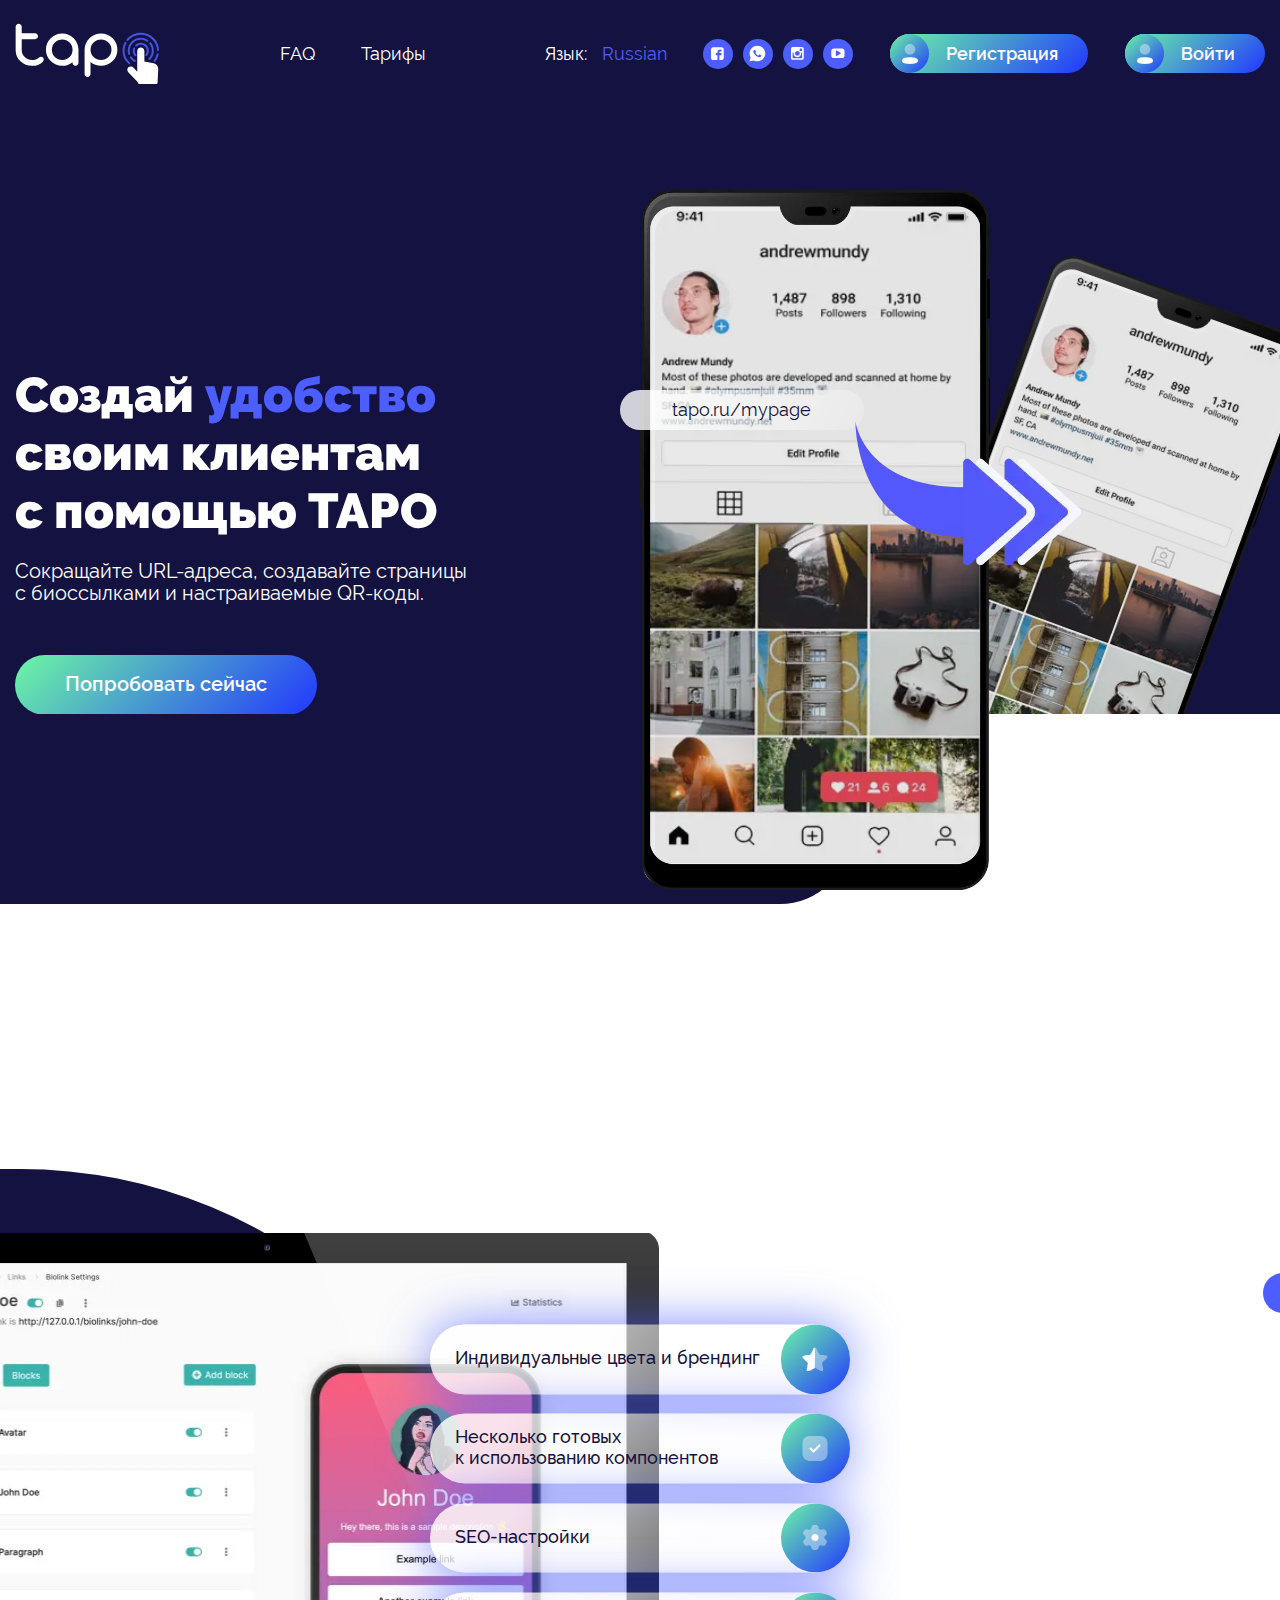
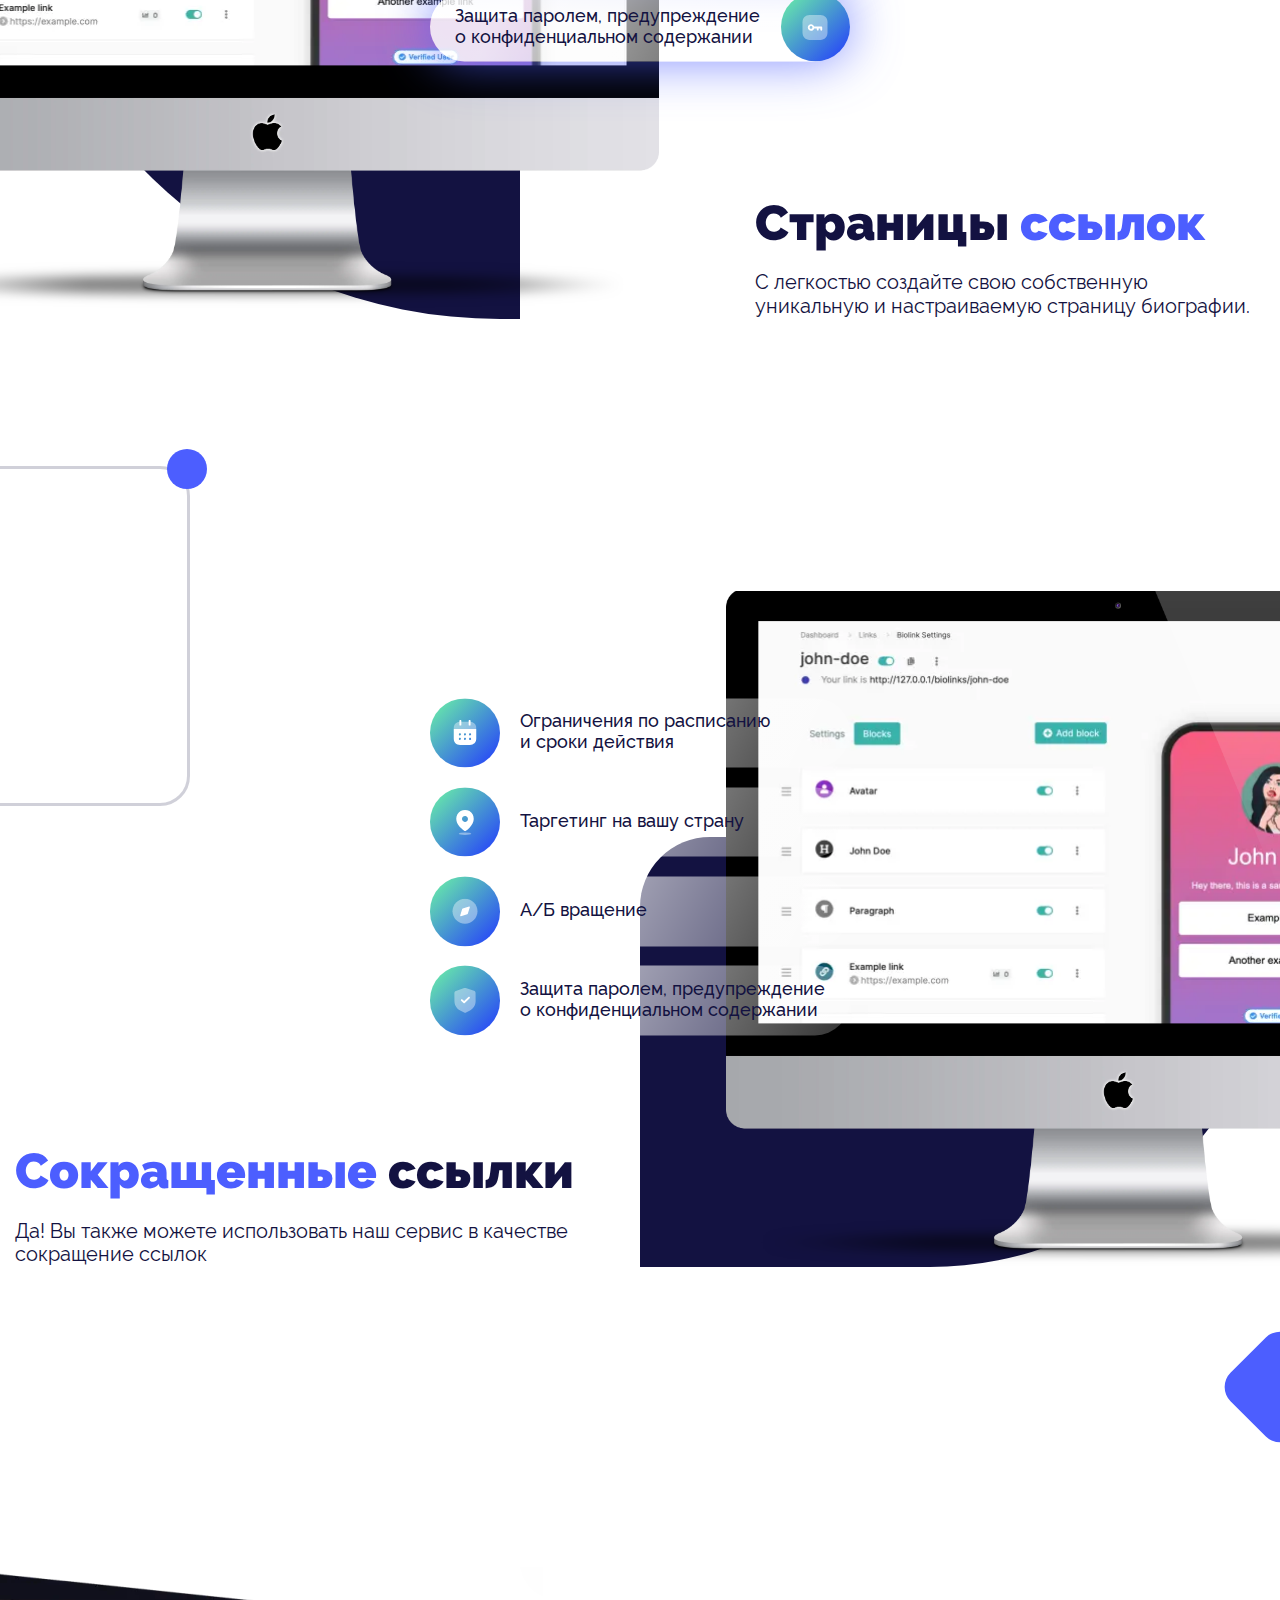
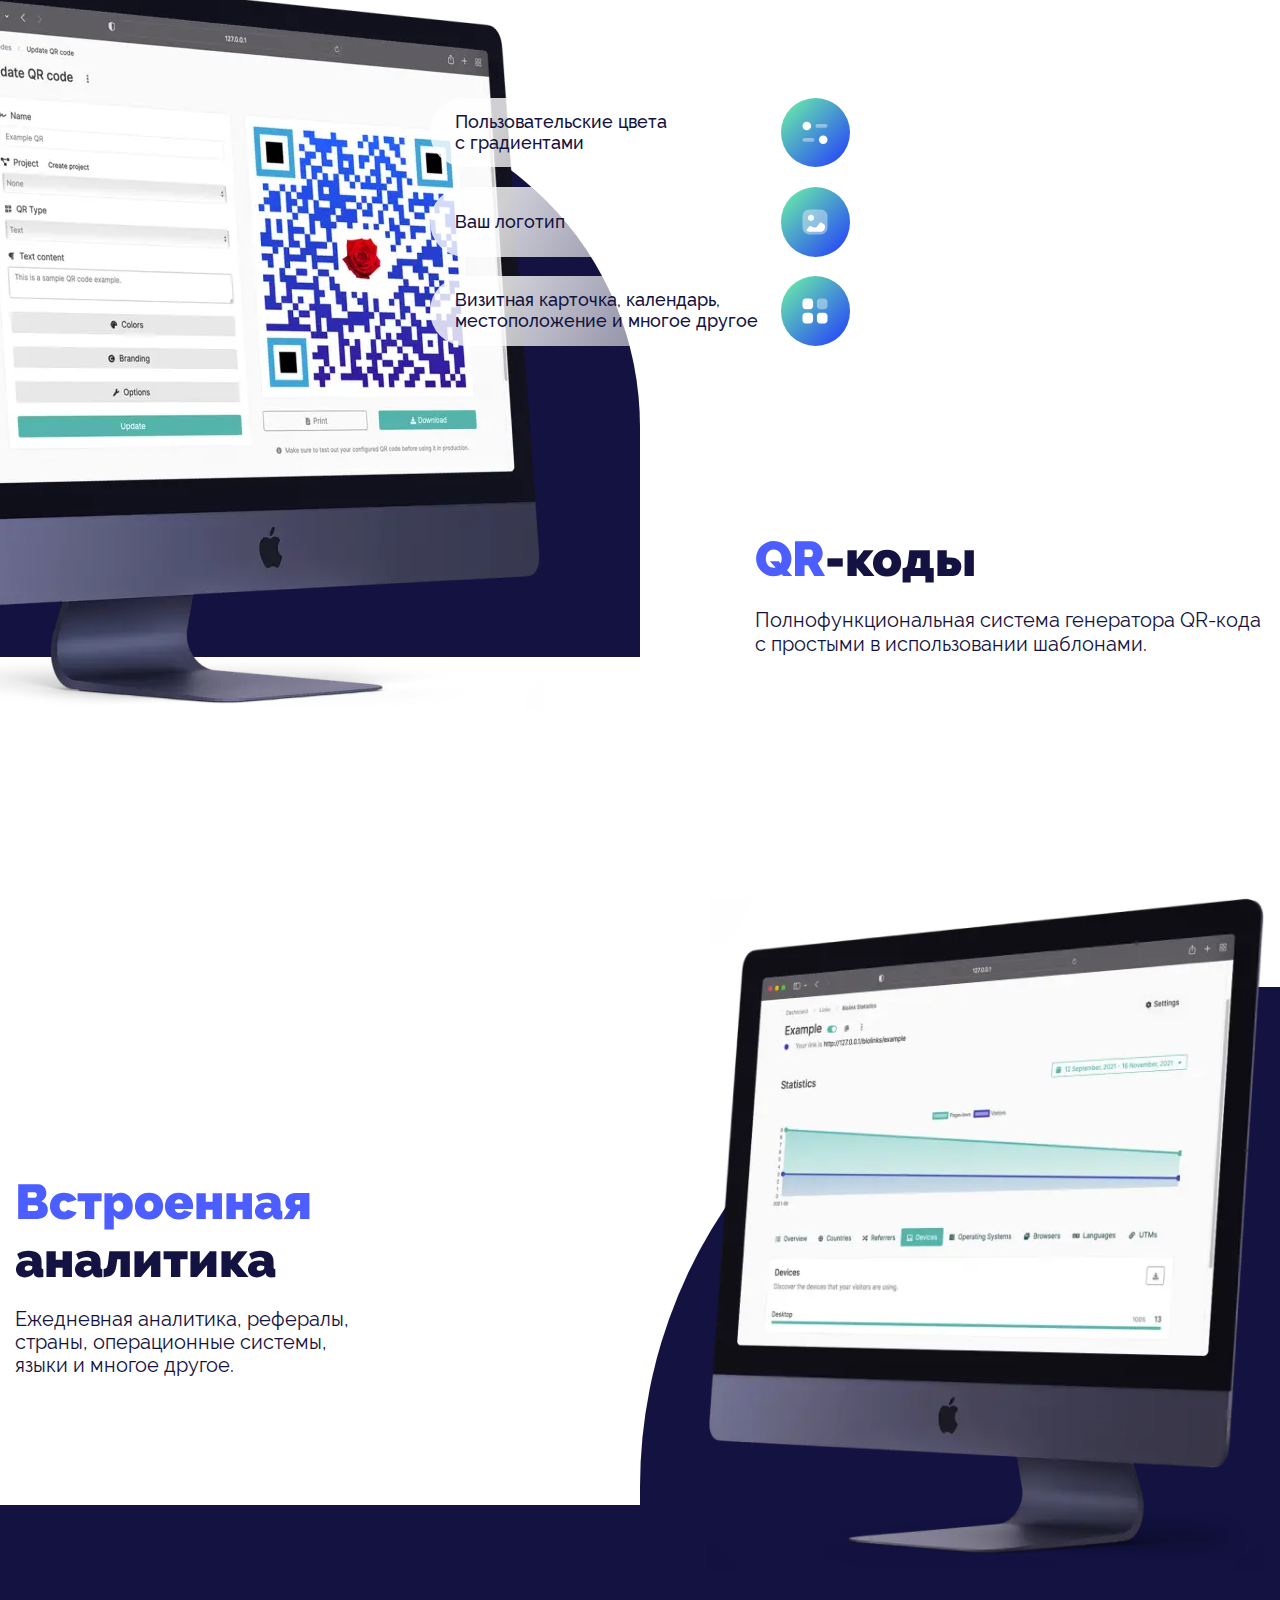
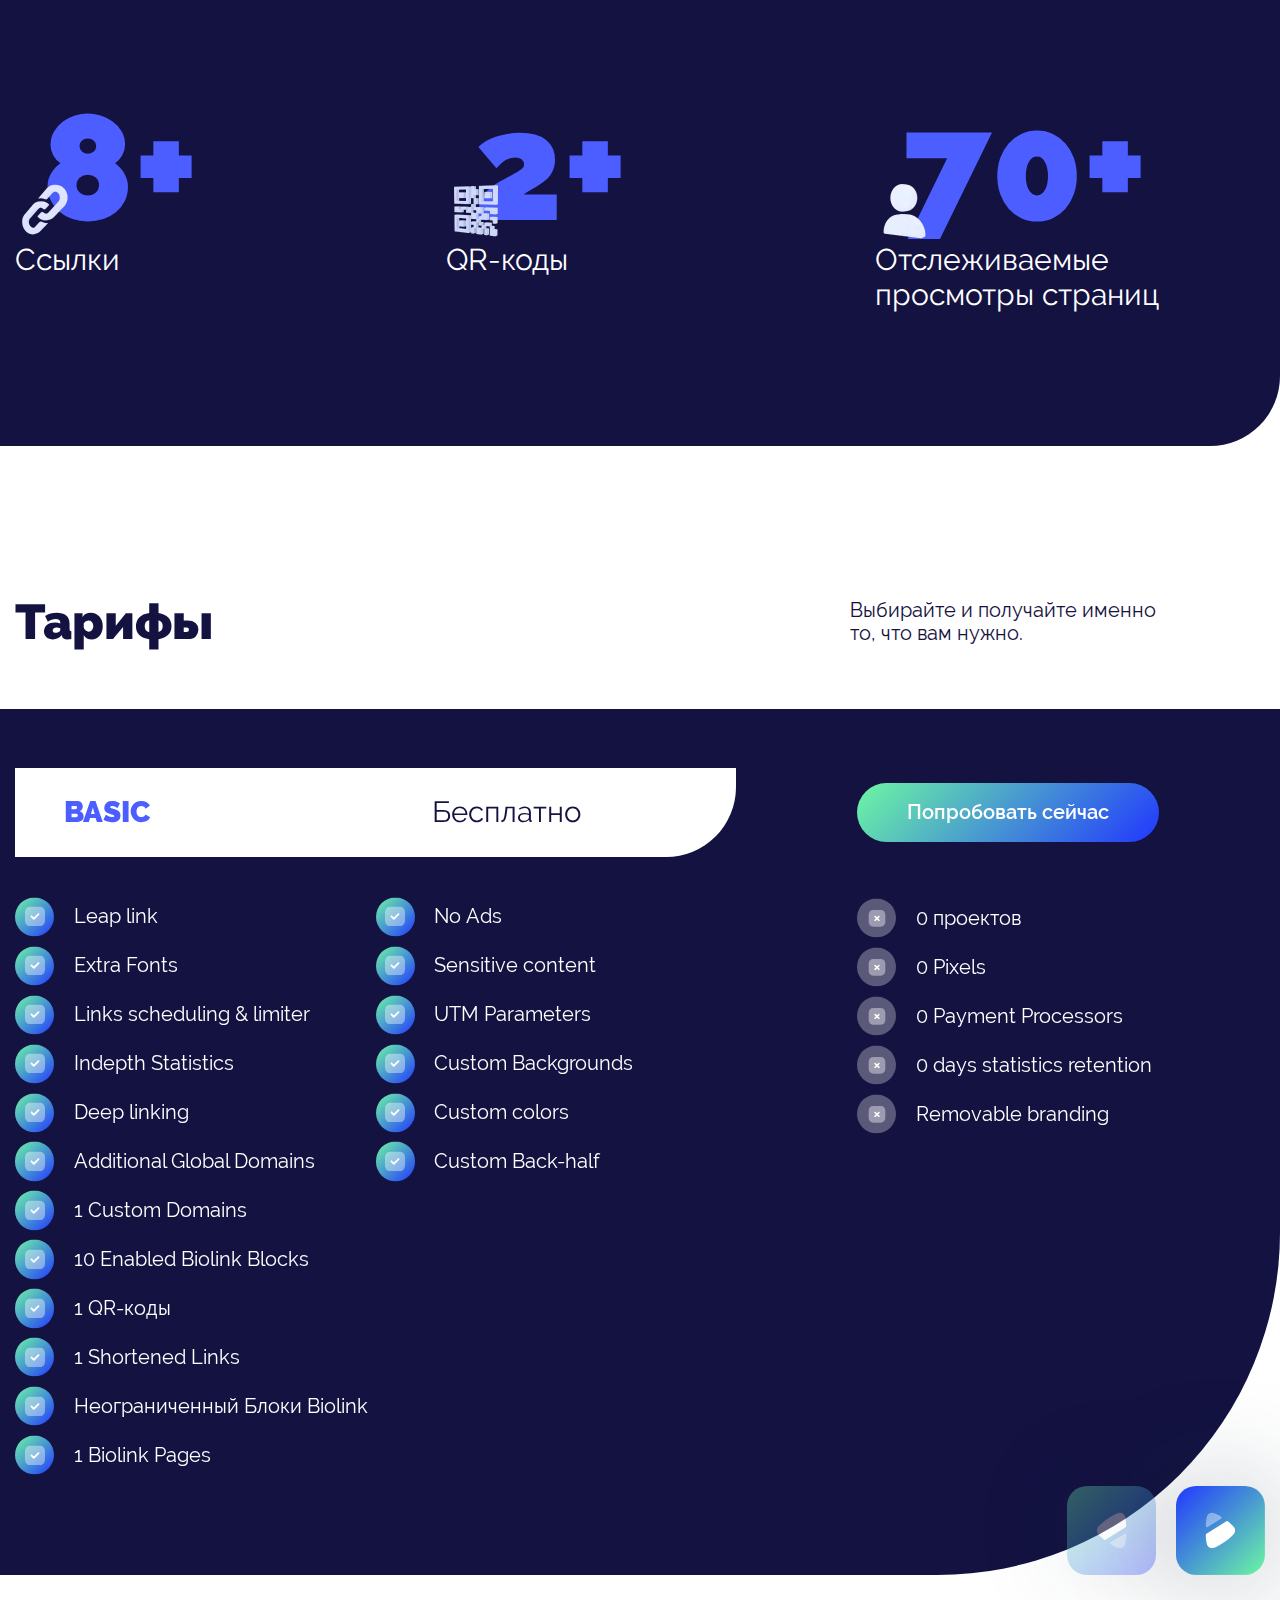
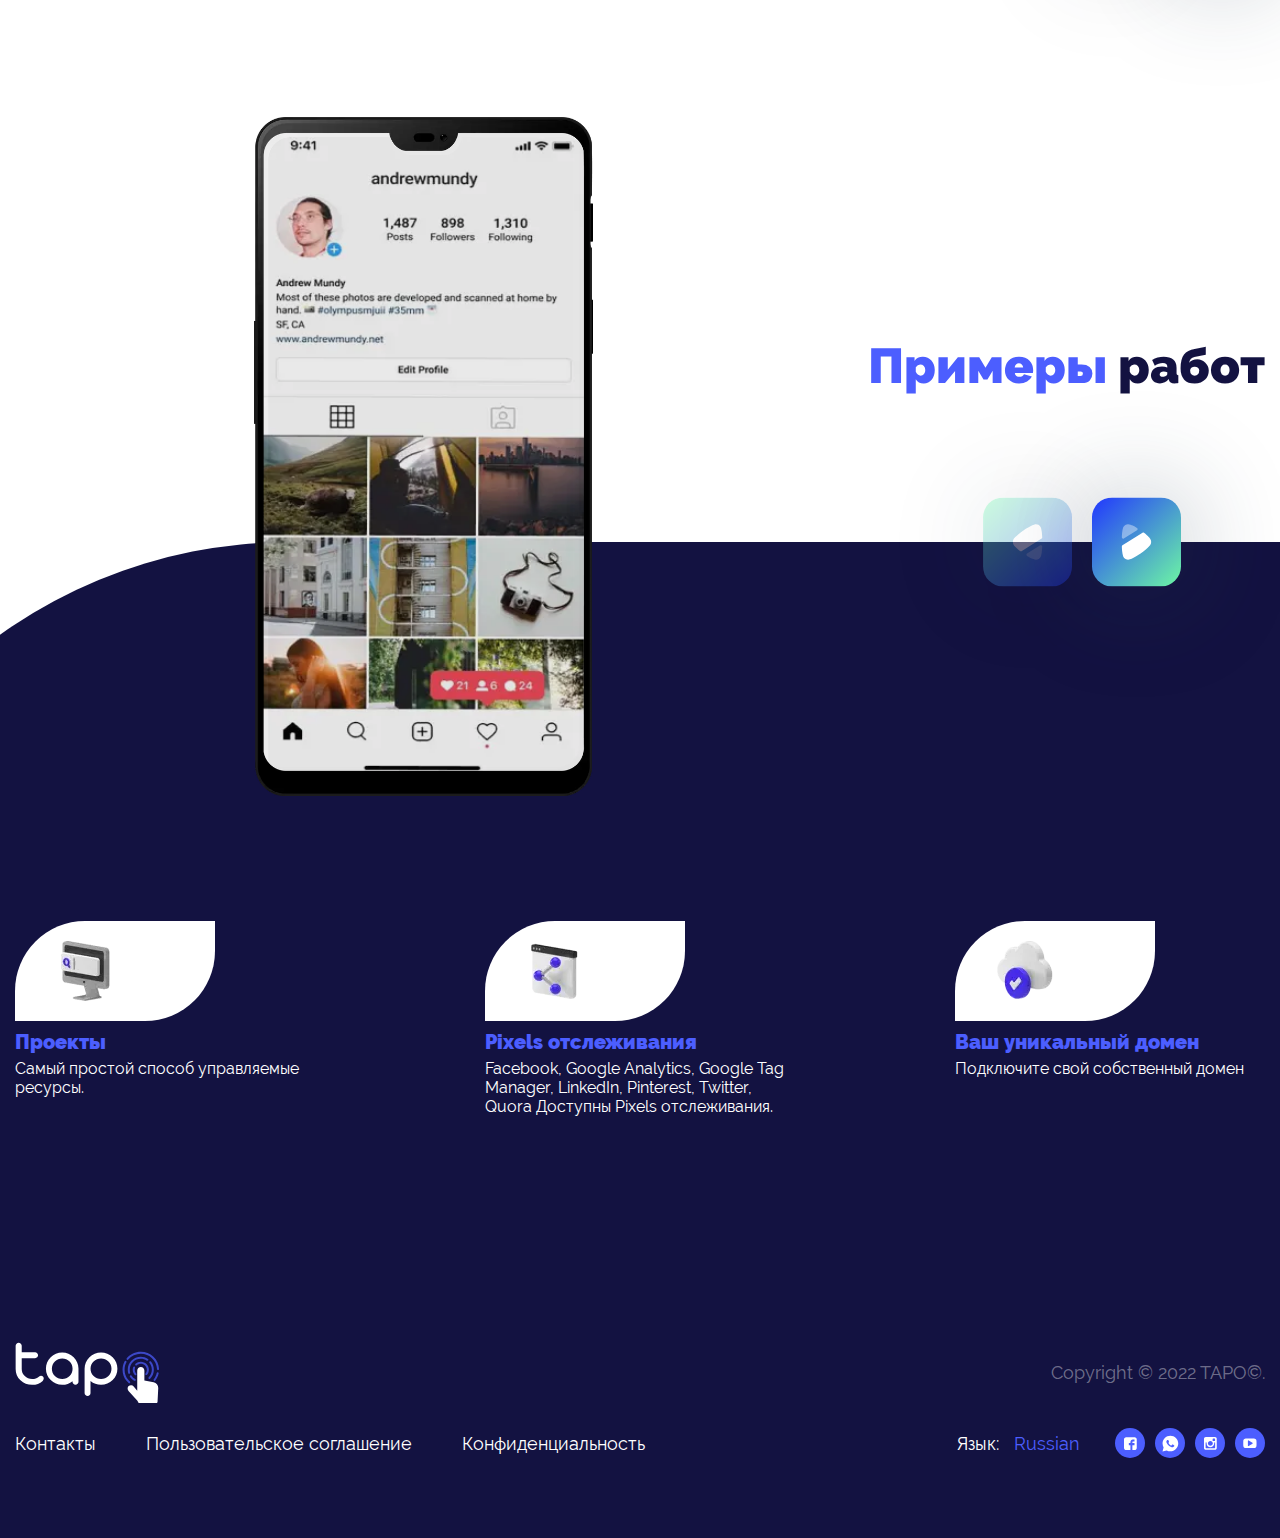
<file: index.html>
<!DOCTYPE html>
<html lang="ru">

<head>
  <title>tapo</title>
  <meta charset="UTF-8">
  <meta name="format-detection" content="telephone=no">
  <link rel="stylesheet" href="css/style.css">
  <!-- <link rel="shortcut icon" href="img/favicon.ico"> -->
  <meta name="robots" content="noindex, nofollow">
  <meta name="viewport" content="width=device-width, initial-scale=1.0">
</head>

<body>

  <div class="wrapper">
    <header id="header" class="header">
      <div class="header__container">
        <a href="" class="header__logo">
          <img src="img/logo2.svg" alt="" class="header__logo-img">
        </a>
        <div class="header__menu menu">
          <nav class="menu__body">
            <ul class="menu__list">
              <li class="menu__item">
                <a href="" class="menu__link">FAQ</a>
              </li>
              <li class="menu__item">
                <a href="" class="menu__link">Тарифы</a>
              </li>
            </ul>
          </nav>
        </div>
        <div class="header__language">
          <div class="header__lang">Язык:</div>
          <select name="form[]" class="header__select">
            <option value="ru" selected>Russian</option>
            <option value="he">Hebrew</option>
            <option value="en">English</option>
          </select>
        </div>
        <ul class="header__social">
          <li class="header__item">
            <a href="" class="header__link">
              <img src="img/icons/facebook.svg" alt="" class="header__link-img">
            </a>
          </li>
          <li class="header__item">
            <a href="" class="header__link">
              <img src="img/icons/whatsapp.svg" alt="" class="header__link-img">
            </a>
          </li>
          <li class="header__item">
            <a href="" class="header__link">
              <img src="img/icons/instagram.svg" alt="" class="header__link-img">
            </a>
          </li>
          <li class="header__item">
            <a href="" class="header__link">
              <img src="img/icons/youtube.svg" alt="" class="header__link-img">
            </a>
          </li>
        </ul>
        <a href="" class="header__action header__action_register">Регистрация</a>
        <a href="" class="header__action header__action_login">Войти</a>
        <!-- <a href="" class="header__action header__action_login">Выйти</a> -->
        <button type=" button" aria-label="Открыть меню" class="menu__icon icon-menu">
          <span></span>
        </button>

      </div>
      <div class="burger-mobile">
        <div class="burger-mobile__body">
          <nav class="burger-mobile__menu">
            <ul class="burger-mobile__list">
              <li class="burger-mobile__item">
                <a href="" class="burger-mobile__link">FAQ</a>
              </li>
              <li class="burger-mobile__item">
                <a href="" class="burger-mobile__link">Тарифы</a>
              </li>
              <li class="burger-mobile__item">
                <a href="" class="burger-mobile__link">Контакты</a>
              </li>
            </ul>
          </nav>

          <!-- <a href="" class="burger-mobile__action burger-mobile__action_register">Выйти</a> -->
          <a href="" class="burger-mobile__action burger-mobile__action_register">Регистрация</a>
          <a href="" class="burger-mobile__action burger-mobile__action_login">Войти</a>
          <ul class="burger-mobile__social social-mobile">
            <li class="social-mobile__item">
              <a href="" class="social-mobile__link">
                <img src="img/icons/facebook.svg" alt="" class="social-mobile__link-img">
              </a>
            </li>
            <li class="social-mobile__item">
              <a href="" class="social-mobile__link">
                <img src="img/icons/whatsapp.svg" alt="" class="social-mobile__link-img">
              </a>
            </li>
            <li class="social-mobile__item">
              <a href="" class="social-mobile__link">
                <img src="img/icons/instagram.svg" alt="" class="social-mobile__link-img">
              </a>
            </li>
            <li class="social-mobile__item">
              <a href="" class="social-mobile__link">
                <img src="img/icons/youtube.svg" alt="" class="social-mobile__link-img">
              </a>
            </li>
          </ul>
          <small class="burger-mobile__copy">Copyright © 2022 TAPO©.</small>
        </div>
      </div>
    </header>

    <div class="arrow-top">
      <a href="#header" class="arrow-top__btn">
        <span></span>
      </a>
    </div>
    <main class="page">
      <section class="hero">
        <div class="hero__container">
          <span class="hero__decor"></span>
          <div class="hero__content">
            <h1 class="hero__title">Создай <span class="hero__title-decor">удобство</span> своим клиентам с помощью TAPO
            </h1>
            <h2 class="hero__descr">Сокращайте URL-адреса, создавайте страницы с биоссылками и настраиваемые QR-коды.
            </h2>
            <a href="" class="hero__btn btn">Попробовать сейчас</a>
          </div>
          <div class="hero__image">
            <a href="" class="hero__link">tapo.ru/mypage</a>
            <span class="hero__main">
              <picture>
                <source srcset="img/hero/screen1.webp" type="image/webp">
                <img src="img/hero/screen1.png" alt="">
              </picture>
            </span>
            <span class="hero__image-right">
              <picture>
                <source srcset="img/hero/screen1.webp" type="image/webp">
                <img src="img/hero/screen1.png" alt="">
              </picture>
            </span>
          </div>
        </div>
      </section>

      <section class="links-page">
        <div class="links-page__container">
          <span class="links-page__circle"></span>
          <div class="links-page__image">
            <picture>
              <source srcset="img/links-page-1.webp" type="image/webp">
              <img src="img/links-page-1.png" alt="">
            </picture>
          </div>
          <ul class="links-page__list">
            <li class="links-page__item">Индивидуальные цвета и брендинг</li>
            <li class="links-page__item">Несколько готовых к использованию компонентов</li>
            <li class="links-page__item">SEO-настройки</li>
            <li class="links-page__item">Защита паролем, предупреждение о конфиденциальном содержании</li>
          </ul>
          <div class="links-page__title-block">
            <h2 class="links-page__title title">Страницы <span class="title-light">ссылок</span>
            </h2>
            <div class="links-page__descr">С легкостью создайте свою собственную уникальную и настраиваемую страницу
              биографии.</div>
          </div>
        </div>
      </section>

      <section class="links">
        <div class="links__container">
          <span class="links__circle"></span>
          <div class="links__image">
            <picture>
              <source srcset="img/links-page-1.webp" type="image/webp">
              <img src="img/links-page-1.png" alt="">
            </picture>
          </div>
          <ul class="links__list">
            <li class="links__item">Ограничения по расписанию и сроки действия</li>
            <li class="links__item">Таргетинг на вашу страну</li>
            <li class="links__item">А/Б вращение</li>
            <li class="links__item">Защита паролем, предупреждение о конфиденциальном содержании</li>
          </ul>
          <div class="links__title-block">
            <h2 class="links__title title">
              <span class="title-light">Сокращенные</span> ссылки
            </h2>
            <div class="links__descr">Да! Вы также можете использовать наш сервис в качестве сокращение ссылок</div>
          </div>
        </div>
      </section>

      <section class="qr">
        <div class="qr__container">
          <div class="qr__image">
            <picture>
              <source srcset="img/qr-imac.webp" type="image/webp">
              <img src="img/qr-imac.png" alt="">
            </picture>
          </div>
          <ul class="qr__list">
            <li class="qr__item">Пользовательские цвета
              с градиентами</li>
            <li class="qr__item">Ваш логотип</li>
            <li class="qr__item">Визитная карточка, календарь, местоположение и многое другое</li>
          </ul>
          <div class="qr__title-block">
            <h2 class="qr__title title">
              <span class="title-light">QR</span>-коды
            </h2>
            <div class="qr__descr">Полнофункциональная система генератора QR-кода с простыми в использовании шаблонами.
            </div>
          </div>
        </div>
      </section>

      <section class="analytics">
        <div class="analytics__top">
          <div class="analytics__container">
            <span class="analytics__circle"></span>
            <div class="analytics__content">
              <h2 class="analytics__title title">
                <span class="title-light">Встроенная</span> аналитика
              </h2>
              <h3 class="analytics__descr">Ежедневная аналитика, рефералы, страны, операционные системы, языки и многое
                другое.</h3>
            </div>
            <div class="analytics__image">
              <picture>
                <source srcset="img/analytics-imac.webp" type="image/webp">
                <img src="img/analytics-imac.png" alt="">
              </picture>
            </div>
          </div>
        </div>
        <div class="analytics__botttom">
          <div class="analytics__container">
            <span class="analytics__decor"></span>
            <ul class="analytics__list">
              <li class="analytics__item">
                <div class="analytics__number">8+</div>
                <div class="analytics__text">Ссылки</div>
              </li>
              <li class="analytics__item">
                <div class="analytics__number">2+</div>
                <div class="analytics__text">QR-коды</div>
              </li>
              <li class="analytics__item">
                <div class="analytics__number">70+</div>
                <div class="analytics__text">Отслеживаемые просмотры страниц</div>
              </li>
            </ul>
          </div>
        </div>
      </section>

      <section class="tarif">
        <div class="tarif__container">
          <div class="tarif__top">
            <h2 class="tarif__title title">Тарифы</h2>
            <div class="tarif__descr">Выбирайте и получайте именно то, что вам нужно.</div>
          </div>
          <div class="tarif__content">
            <div class="block__slider swiper">
              <div class="block__wrapper swiper-wrapper">
                <div class="block__slide swiper-slide tarif-slide">
                  <div class="tarif-slide__left tarif-left">
                    <div class="tarif-left__header">
                      <h3 class="tarif-left__label">BASIC</h3>
                      <span class="tarif-left__price">Бесплатно</span>
                    </div>
                    <ul class="tarif-left__list">
                      <li class="tarif-left__item">1 Biolink Pages</li>
                      <li class="tarif-left__item">Неограниченный Блоки Biolink</li>
                      <li class="tarif-left__item">1 Shortened Links</li>
                      <li class="tarif-left__item">1 QR-коды</li>
                      <li class="tarif-left__item">10 Enabled Biolink Blocks</li>
                      <li class="tarif-left__item">1 Custom Domains</li>
                      <li class="tarif-left__item">Additional Global Domains</li>
                      <li class="tarif-left__item">Custom Back-half</li>
                      <li class="tarif-left__item">Deep linking</li>
                      <li class="tarif-left__item">Custom colors</li>
                      <li class="tarif-left__item">Indepth Statistics</li>
                      <li class="tarif-left__item">Custom Backgrounds</li>
                      <li class="tarif-left__item">Links scheduling & limiter</li>
                      <li class="tarif-left__item">UTM Parameters</li>
                      <li class="tarif-left__item">Extra Fonts</li>
                      <li class="tarif-left__item">Sensitive content</li>
                      <li class="tarif-left__item">Leap link</li>
                      <li class="tarif-left__item">No Ads</li>
                    </ul>
                  </div>
                  <div class="tarif-slide__right tarif-right">
                    <div class="tarif-right__header">
                      <a href="" class="tarif-right__btn btn">Попробовать сейчас</a>
                    </div>
                    <ul class="tarif-right__list">
                      <li class="tarif-right__item">0 проектов</li>
                      <li class="tarif-right__item">0 Pixels</li>
                      <li class="tarif-right__item">0 Payment Processors</li>
                      <li class="tarif-right__item">0 days statistics retention</li>
                      <li class="tarif-right__item">Removable branding</li>
                    </ul>
                  </div>
                </div>
                <div class="block__slide swiper-slide tarif-slide">
                  <div class="tarif-slide__left tarif-left">
                    <div class="tarif-left__header">
                      <h3 class="tarif-left__label">BASIC</h3>
                      <span class="tarif-left__price">Бесплатно</span>
                    </div>
                    <ul class="tarif-left__list">
                      <li class="tarif-left__item">1 Biolink Pages</li>
                      <li class="tarif-left__item">Неограниченный Блоки Biolink</li>
                      <li class="tarif-left__item">1 Shortened Links</li>
                      <li class="tarif-left__item">1 QR-коды</li>
                      <li class="tarif-left__item">10 Enabled Biolink Blocks</li>
                      <li class="tarif-left__item">1 Custom Domains</li>
                      <li class="tarif-left__item">Additional Global Domains</li>
                      <li class="tarif-left__item">Custom Back-half</li>
                      <li class="tarif-left__item">Deep linking</li>
                      <li class="tarif-left__item">Custom colors</li>
                      <li class="tarif-left__item">Indepth Statistics</li>
                      <li class="tarif-left__item">Custom Backgrounds</li>
                      <li class="tarif-left__item">Links scheduling & limiter</li>
                      <li class="tarif-left__item">UTM Parameters</li>
                      <li class="tarif-left__item">Extra Fonts</li>
                      <li class="tarif-left__item">Sensitive content</li>
                      <li class="tarif-left__item">Leap link</li>
                      <li class="tarif-left__item">No Ads</li>
                    </ul>
                  </div>
                  <div class="tarif-slide__right tarif-right">
                    <div class="tarif-right__header">
                      <a href="" class="tarif-right__btn btn">Попробовать сейчас</a>
                    </div>
                    <ul class="tarif-right__list">
                      <li class="tarif-right__item">0 проектов</li>
                      <li class="tarif-right__item">0 Pixels</li>
                      <li class="tarif-right__item">0 Payment Processors</li>
                      <li class="tarif-right__item">0 days statistics retention</li>
                      <li class="tarif-right__item">Removable branding</li>
                      <li class="tarif-right__item">Custom branding</li>
                      <li class="tarif-right__item">SEO Features</li>
                      <li class="tarif-right__item">Password protection</li>
                      <li class="tarif-right__item">Dofollow links</li>
                      <li class="tarif-right__item">Custom CSS</li>
                      <li class="tarif-right__item">Custom JS</li>
                      <li class="tarif-right__item">API access</li>
                    </ul>
                  </div>
                </div>
                <div class="block__slide swiper-slide tarif-slide">
                  <div class="tarif-slide__left tarif-left">
                    <div class="tarif-left__header">
                      <h3 class="tarif-left__label">BASIC</h3>
                      <span class="tarif-left__price">Бесплатно</span>
                    </div>
                    <ul class="tarif-left__list">
                      <li class="tarif-left__item">1 Biolink Pages</li>
                      <li class="tarif-left__item">Неограниченный Блоки Biolink</li>
                      <li class="tarif-left__item">1 Shortened Links</li>
                      <li class="tarif-left__item">1 QR-коды</li>
                      <li class="tarif-left__item">10 Enabled Biolink Blocks</li>
                      <li class="tarif-left__item">1 Custom Domains</li>
                      <li class="tarif-left__item">Additional Global Domains</li>
                      <li class="tarif-left__item">Custom Back-half</li>
                      <li class="tarif-left__item">Deep linking</li>
                      <li class="tarif-left__item">Custom colors</li>
                      <li class="tarif-left__item">Indepth Statistics</li>
                      <li class="tarif-left__item">Custom Backgrounds</li>
                      <li class="tarif-left__item">Links scheduling & limiter</li>
                      <li class="tarif-left__item">UTM Parameters</li>
                      <li class="tarif-left__item">Extra Fonts</li>
                      <li class="tarif-left__item">Sensitive content</li>
                      <li class="tarif-left__item">Leap link</li>
                      <li class="tarif-left__item">No Ads</li>
                    </ul>
                  </div>
                  <div class="tarif-slide__right tarif-right">
                    <div class="tarif-right__header">
                      <a href="" class="tarif-right__btn btn">Попробовать сейчас</a>
                    </div>
                    <ul class="tarif-right__list">
                      <li class="tarif-right__item">0 проектов</li>
                      <li class="tarif-right__item">0 Pixels</li>
                      <li class="tarif-right__item">0 Payment Processors</li>
                      <li class="tarif-right__item">0 days statistics retention</li>
                      <li class="tarif-right__item">Removable branding</li>
                      <li class="tarif-right__item">Custom branding</li>
                      <li class="tarif-right__item">SEO Features</li>
                      <li class="tarif-right__item">Password protection</li>
                      <li class="tarif-right__item">Dofollow links</li>
                      <li class="tarif-right__item">Custom CSS</li>
                      <li class="tarif-right__item">Custom JS</li>
                      <li class="tarif-right__item">API access</li>
                    </ul>
                  </div>
                </div>
              </div>
            </div>
            <div class="tarif__arrows">
              <button type="button" class="swiper-button-prev swiper-button-prev-block"></button>
              <button type="button" class="swiper-button-next swiper-button-next-block"></button>
            </div>
          </div>
        </div>
      </section>

      <div class="bottom-bg">

        <div class="bottom-bg__container">

          <section class="jobs">
            <div class="jobs__container">
              <div class="jobs__arrows">
                <button type="button" class="swiper-button-prev swiper-button-prev-job"></button>
                <button type="button" class="swiper-button-next swiper-button-next-job"></button>
              </div>
              <div class="jobs__slider swiper">
                <div class="jobs__wrapper swiper-wrapper">
                  <div class="jobs__slide swiper-slide slide-jobs">
                    <div class="slide-jobs__image">
                      <!-- <picture><source srcset="img/jobs-phone1.webp" type="image/webp"><img src="img/jobs-phone1.png" alt=""></picture> -->
                      <picture>
                        <source srcset="img/hero/screen1.webp" type="image/webp">
                        <img src="img/hero/screen1.png" alt="">
                      </picture>
                    </div>
                  </div>
                  <div class="jobs__slide swiper-slide slide-jobs">
                    <div class="slide-jobs__image">
                      <picture>
                        <source srcset="img/hero/screen1.webp" type="image/webp">
                        <img src="img/hero/screen1.png" alt="">
                      </picture>
                      <!-- <picture><source srcset="img/jobs-phone1.webp" type="image/webp"><img src="img/jobs-phone1.png" alt=""></picture> -->
                    </div>
                  </div>
                  <div class="jobs__slide swiper-slide slide-jobs">
                    <div class="slide-jobs__image">
                      <picture>
                        <source srcset="img/hero/screen1.webp" type="image/webp">
                        <img src="img/hero/screen1.png" alt="">
                      </picture>
                      <!-- <picture><source srcset="img/jobs-phone1.webp" type="image/webp"><img src="img/jobs-phone1.png" alt=""></picture> -->
                    </div>
                  </div>
                </div>
              </div>
              <h2 class="jobs__title title">
                <span class="title-light">Примеры</span> работ
              </h2>
            </div>
          </section>

          <section class="services">
            <div class="services__container">
              <ul class="services__list">
                <li class="services__item item-services">
                  <div class="item-services__icon">
                    <picture>
                      <source srcset="img/icons/services/01.webp" type="image/webp">
                      <img src="img/icons/services/01.png" alt="">
                    </picture>
                  </div>
                  <h3 class="item-services__label">Проекты</h3>
                  <div class="item-services__descr">Самый простой способ управляемые ресурсы.</div>
                </li>
                <li class="services__item item-services">
                  <div class="item-services__icon">
                    <picture>
                      <source srcset="img/icons/services/02.webp" type="image/webp">
                      <img src="img/icons/services/02.png" alt="">
                    </picture>
                  </div>
                  <h3 class="item-services__label">Pixels отслеживания</h3>
                  <div class="item-services__descr">Facebook, Google Analytics, Google Tag Manager, LinkedIn, Pinterest,
                    Twitter, Quora Доступны Pixels отслеживания.</div>
                </li>
                <li class="services__item item-services">
                  <div class="item-services__icon">
                    <picture>
                      <source srcset="img/icons/services/03.webp" type="image/webp">
                      <img src="img/icons/services/03.png" alt="">
                    </picture>
                  </div>
                  <h3 class="item-services__label">Ваш уникальный домен</h3>
                  <div class="item-services__descr">Подключите свой собственный домен</div>
                </li>
              </ul>
            </div>
          </section>
          <footer class="footer">
            <div class="footer__container">
              <div class="footer__top">
                <a href="" class="footer__logo">
                  <img src="img/logo2.svg" alt="" class="footer__logo-img">
                </a>
                <small data-da=".footer__bottom, 991.98" class="footer__copy">Copyright © 2022 TAPO©.</small>
              </div>
              <div class="footer__bottom">
                <nav class="footer__menu">
                  <ul class="footer__list">
                    <li class="footer__item">
                      <a href="" class="footer__link">Контакты</a>
                    </li>
                    <li class="footer__item">
                      <a href="" class="footer__link">Пользовательское соглашение</a>
                    </li>
                    <li class="footer__item">
                      <a href="" class="footer__link">Конфиденциальность</a>
                    </li>
                  </ul>
                </nav>

                <div class="footer__language">
                  <div class="footer__lang">Язык:</div>
                  <select name="form[]" class="footer__select">
                    <option value="1" selected>Russian</option>
                    <option value="2">Hebrew</option>
                    <option value="3">English</option>
                  </select>
                </div>
                <ul data-da=".footer__top, 991.98" class="footer__social social-footer">
                  <li class="social-footer__item">
                    <a href="" class="social-footer__link">
                      <img src="img/icons/facebook.svg" alt="" class="social-footer__link-img">
                    </a>
                  </li>
                  <li class="social-footer__item">
                    <a href="" class="social-footer__link">
                      <img src="img/icons/whatsapp.svg" alt="" class="social-footer__link-img">
                    </a>
                  </li>
                  <li class="social-footer__item">
                    <a href="" class="social-footer__link">
                      <img src="img/icons/instagram.svg" alt="" class="social-footer__link-img">
                    </a>
                  </li>
                  <li class="social-footer__item">
                    <a href="" class="social-footer__link">
                      <img src="img/icons/youtube.svg" alt="" class="social-footer__link-img">
                    </a>
                  </li>
                </ul>
              </div>
            </div>
          </footer>
        </div>
      </div>
    </main>
  </div>

  <!-- <script src="https://api-maps.yandex.ru/2.1/?apikey=51092280-e018-4241-bc97-180570de25d4&lang=ru_RU&_v=20220312101541"></script> -->
  <script src="js/app.min.js?_v=20220312101541"></script>

</body>

</html>
</file>
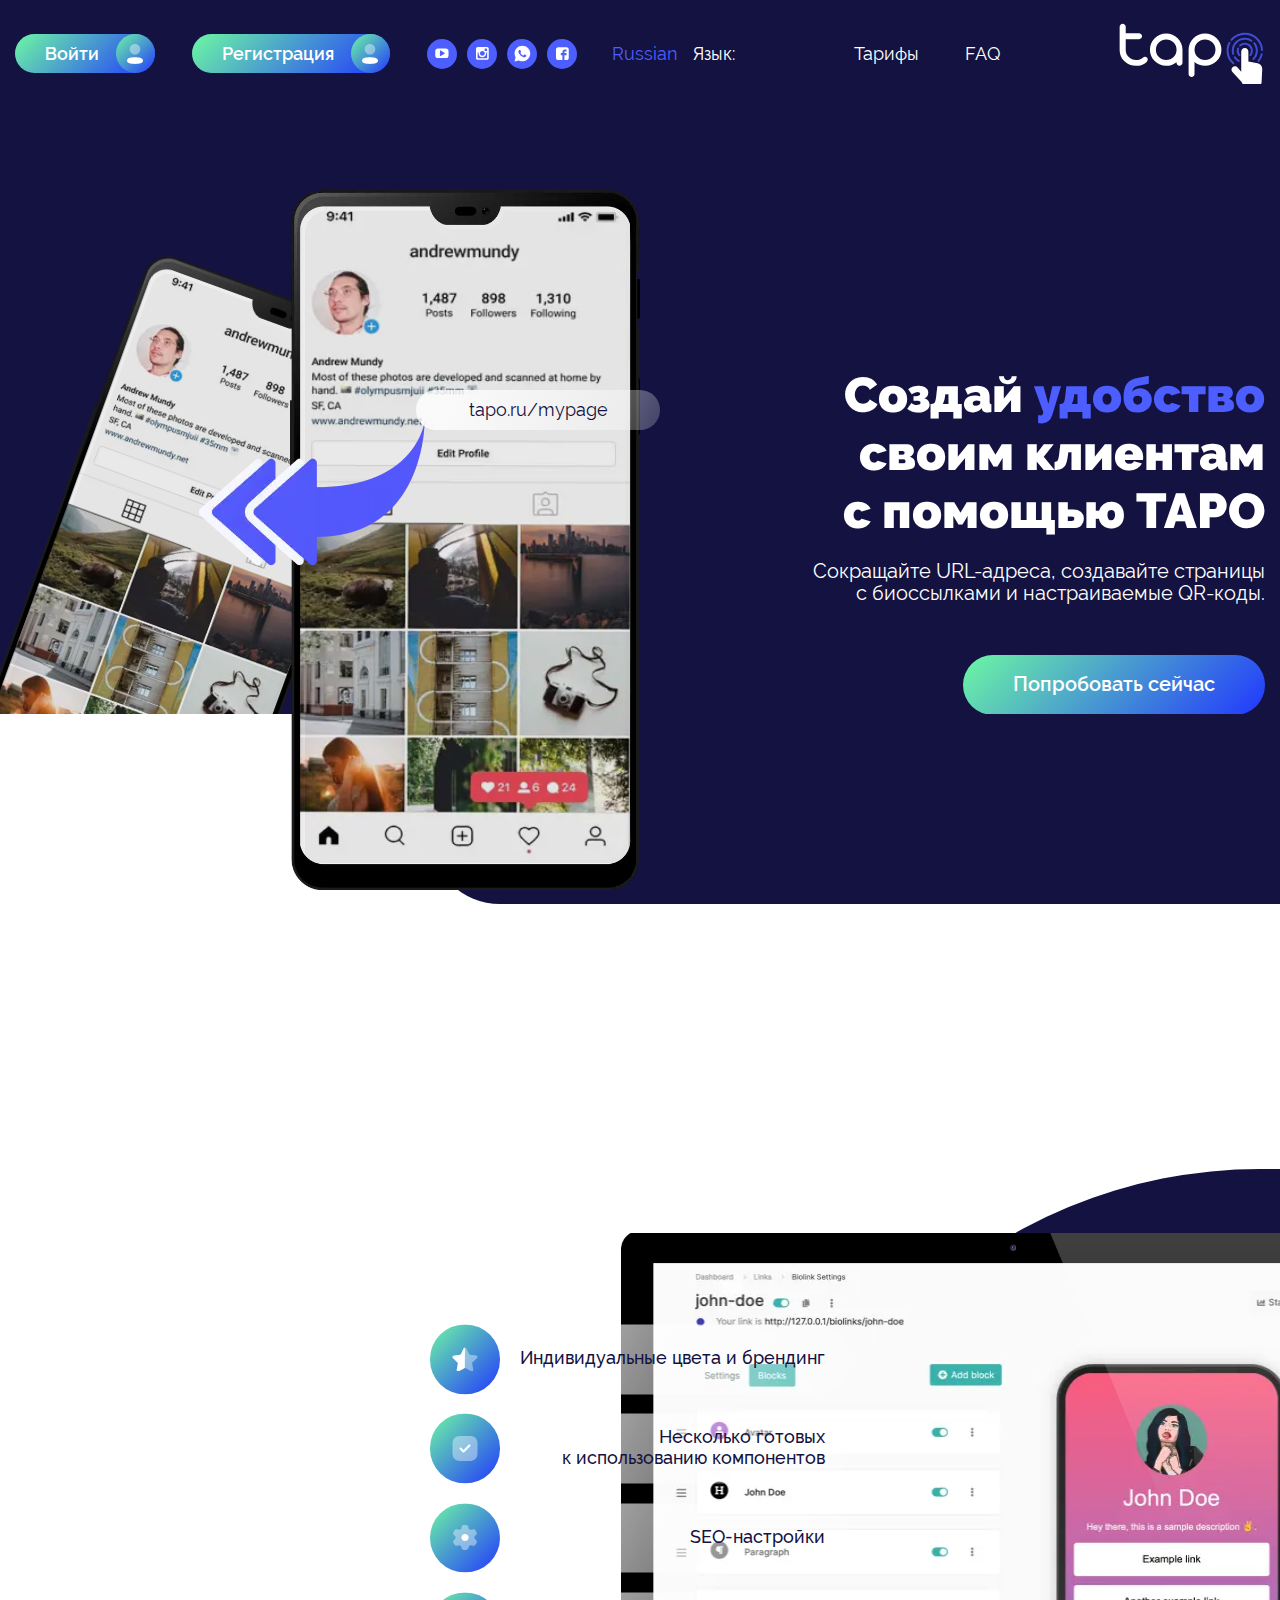
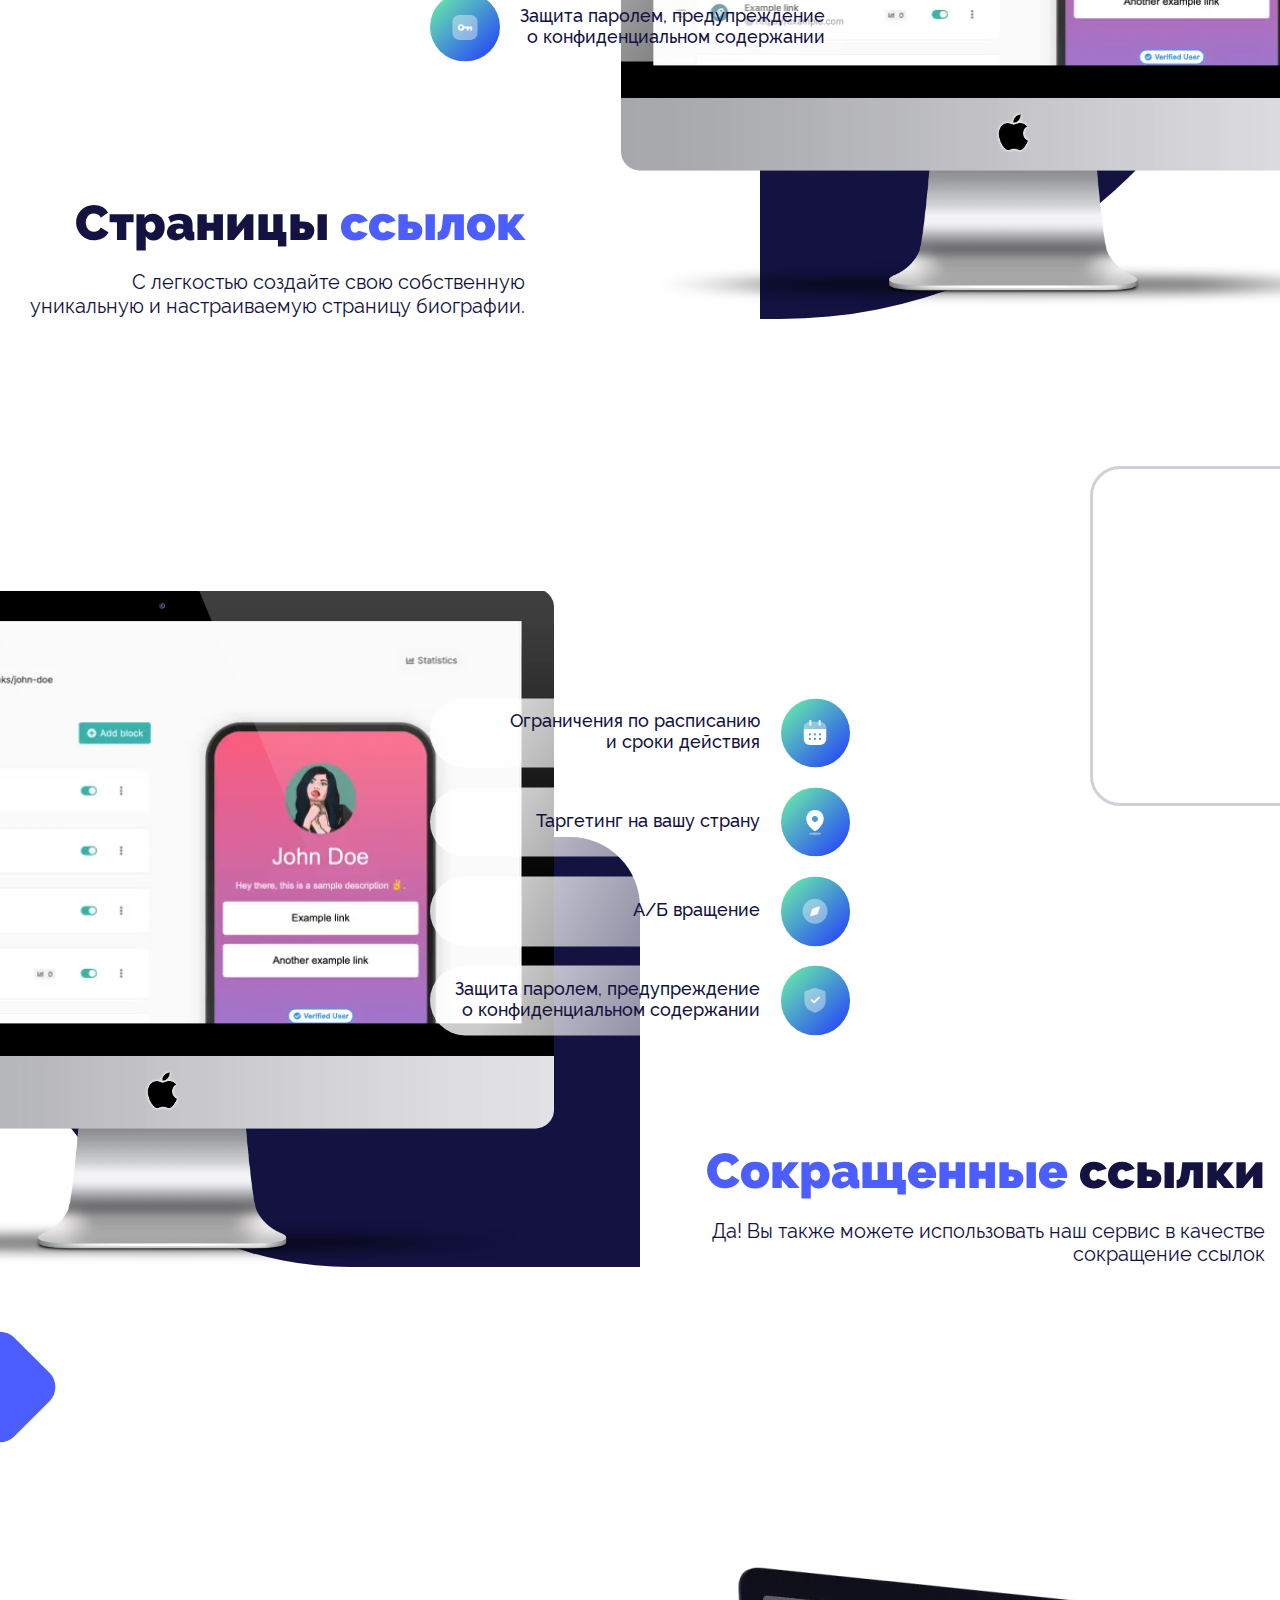
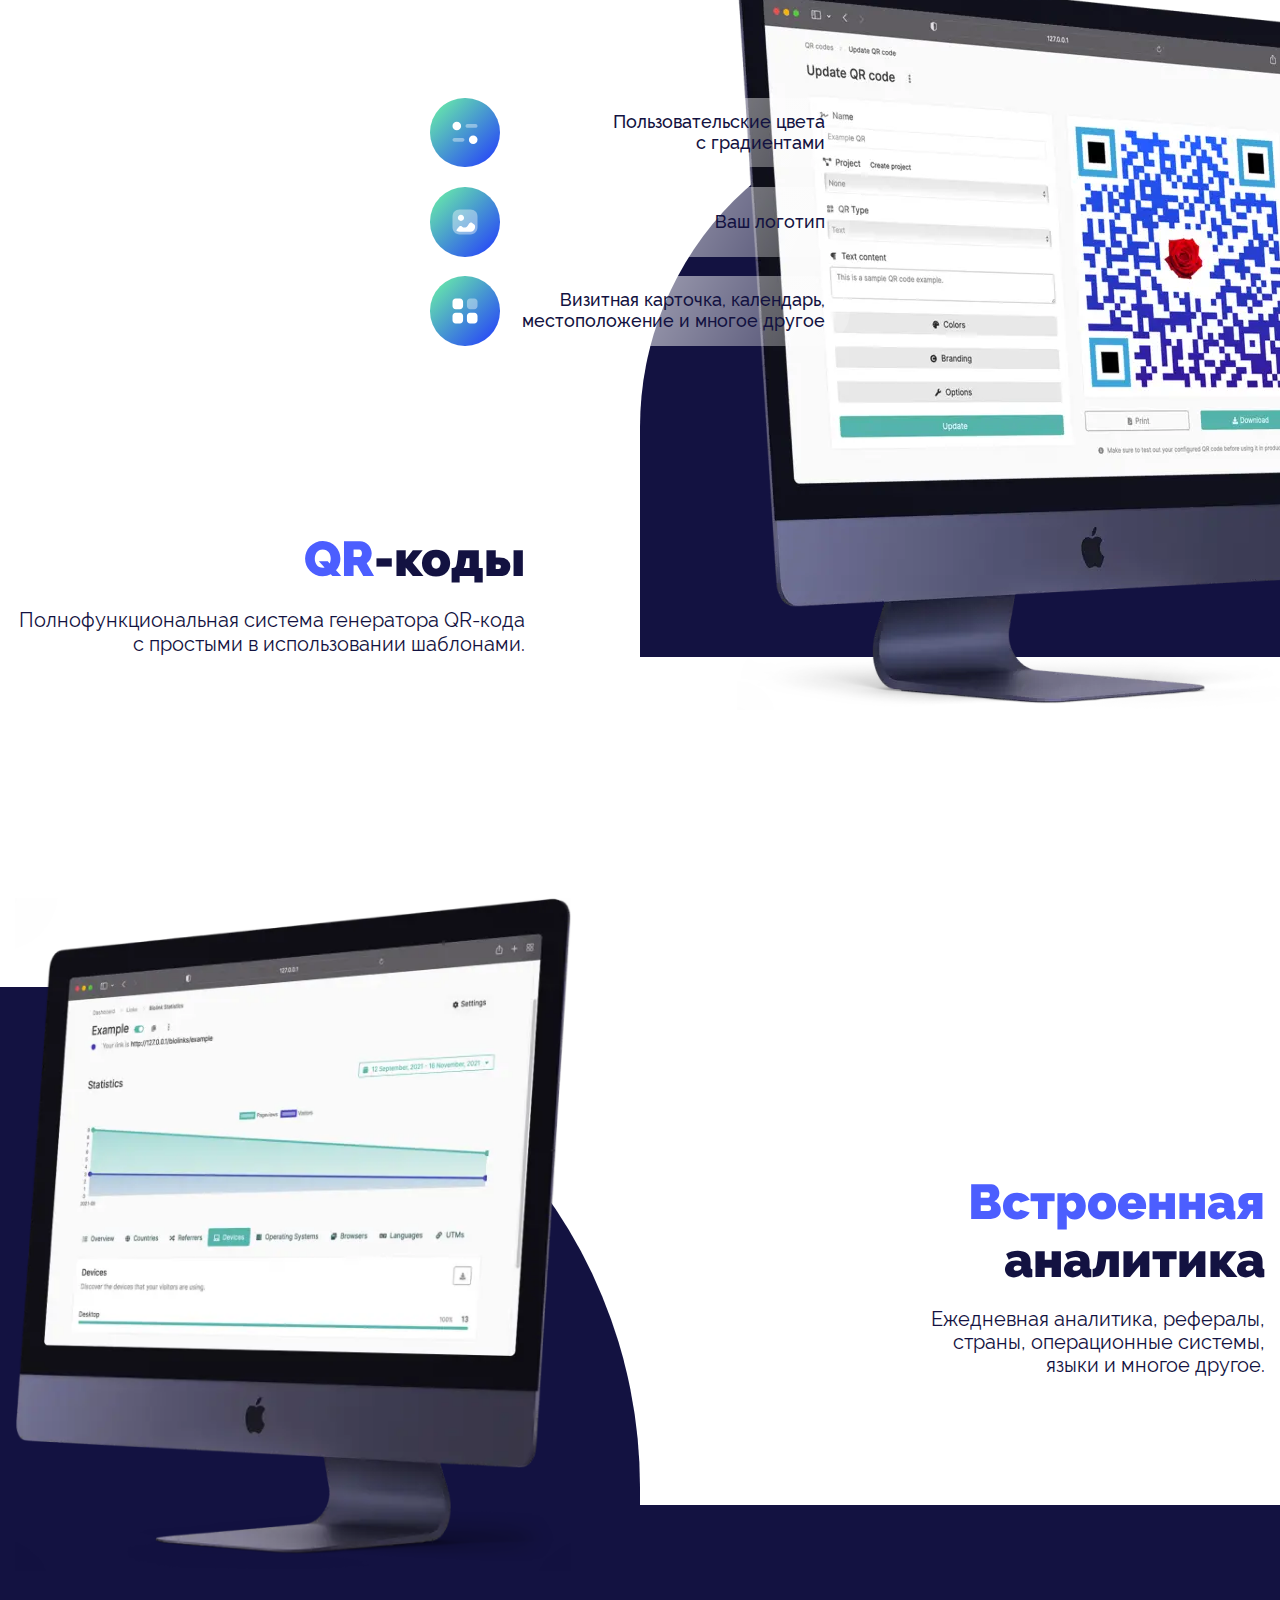
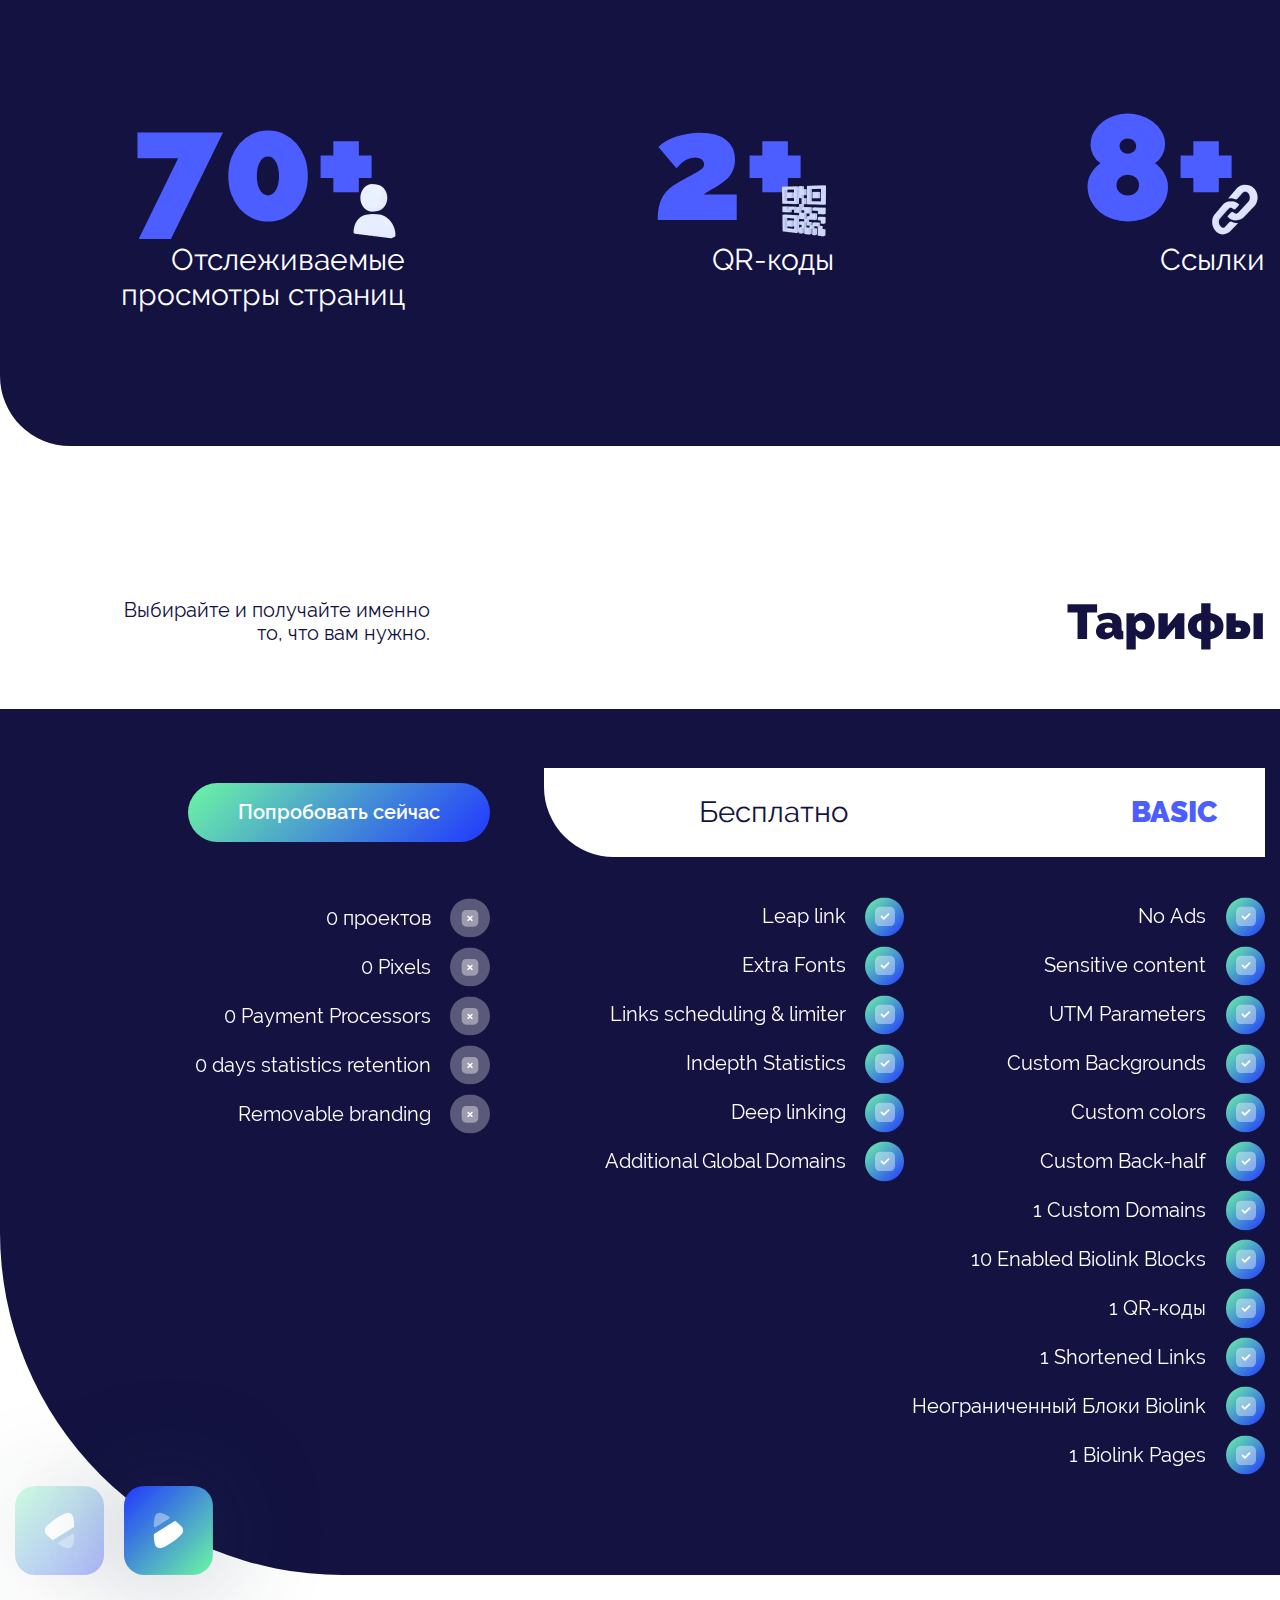
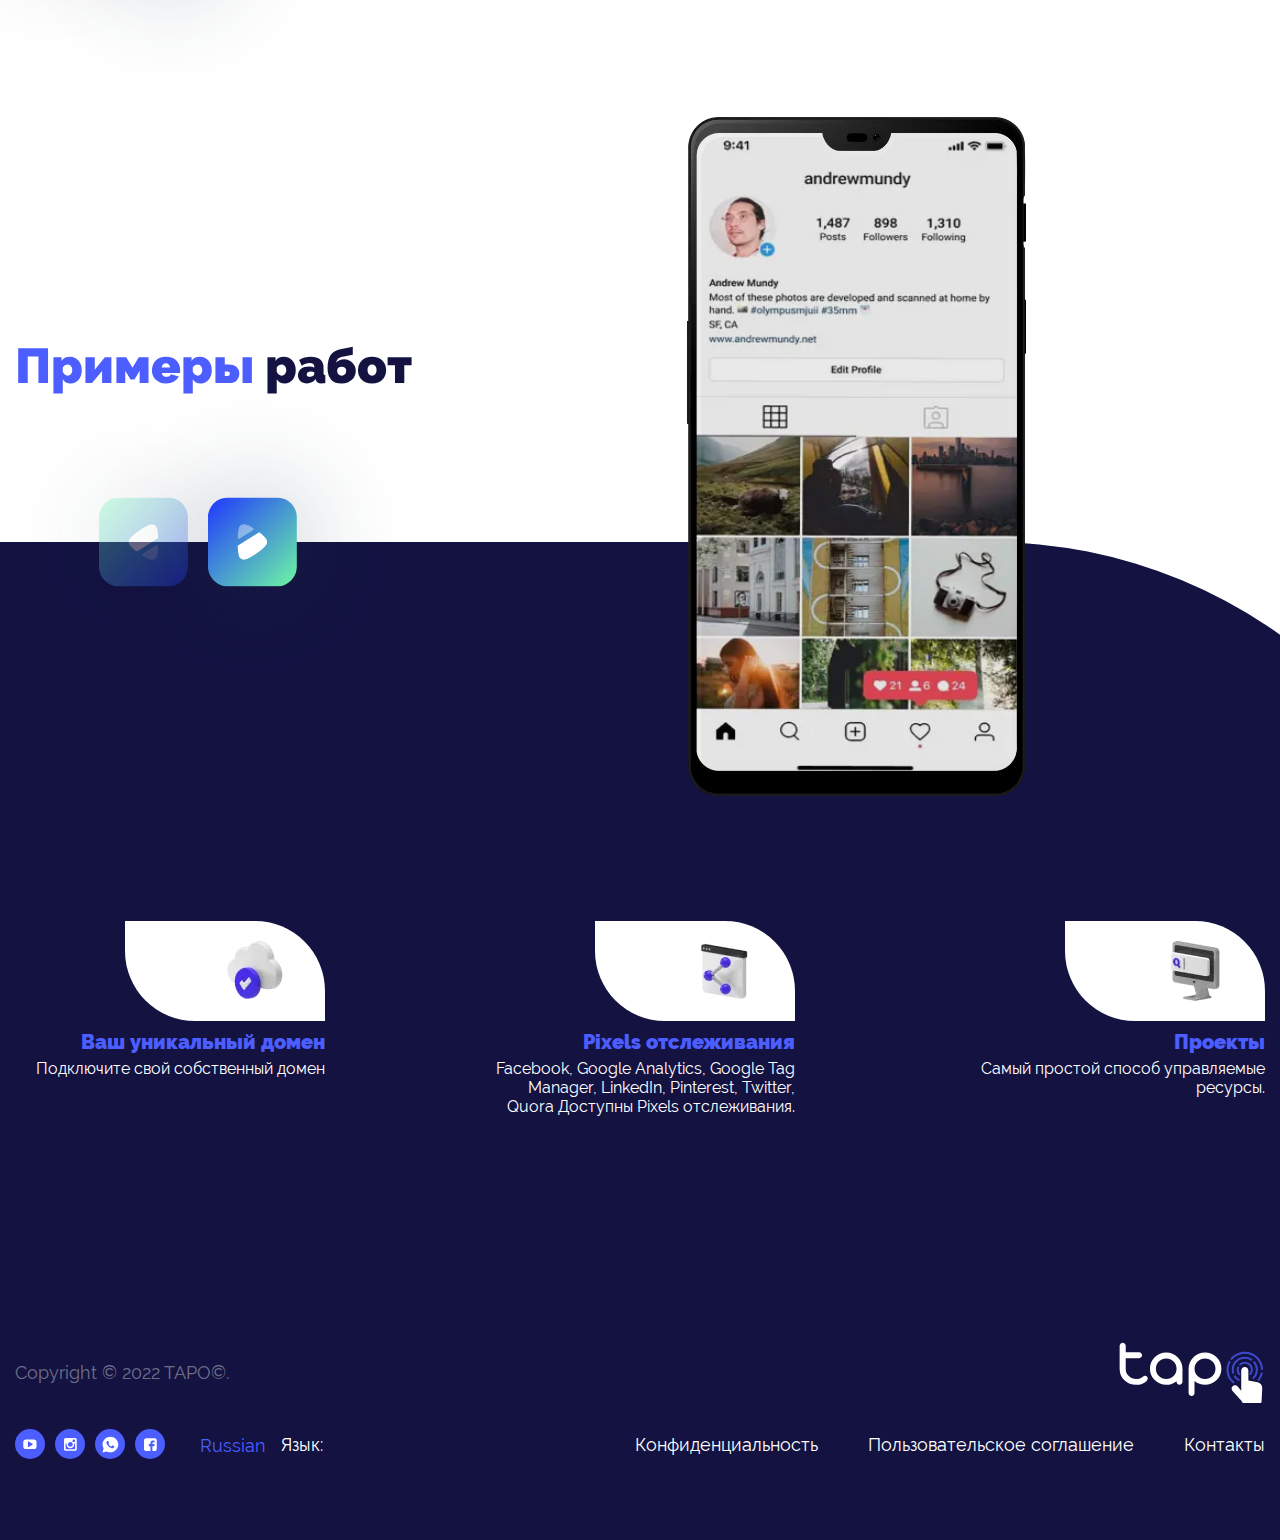
<file: index-hebrew.html>
<!DOCTYPE html>
<html lang="ru">

<head>
  <title>hebrew</title>
  <meta charset="UTF-8">
  <meta name="format-detection" content="telephone=no">
  <link rel="stylesheet" href="css/style.min.css?_v=20220312101541">
  <!-- <link rel="shortcut icon" href="img/favicon.ico"> -->
  <meta name="robots" content="noindex, nofollow">
  <meta name="viewport" content="width=device-width, initial-scale=1.0">
</head>

<body>

  <div class="wrapper hebrew">
    <header id="header" class="header">
      <div class="header__container">
        <a href="" class="header__logo">
          <img src="img/logo2.svg" alt="" class="header__logo-img">
        </a>
        <div class="header__menu menu">
          <nav class="menu__body">
            <ul class="menu__list">
              <li class="menu__item">
                <a href="" class="menu__link">FAQ</a>
              </li>
              <li class="menu__item">
                <a href="" class="menu__link">Тарифы</a>
              </li>
            </ul>
          </nav>
        </div>
        <div class="header__language">
          <div class="header__lang">Язык:</div>
          <select name="form[]" class="header__select">
            <option value="ru" selected>Russian</option>
            <option value="he">Hebrew</option>
            <option value="en">English</option>
          </select>
        </div>
        <ul class="header__social">
          <li class="header__item">
            <a href="" class="header__link">
              <img src="img/icons/facebook.svg" alt="" class="header__link-img">
            </a>
          </li>
          <li class="header__item">
            <a href="" class="header__link">
              <img src="img/icons/whatsapp.svg" alt="" class="header__link-img">
            </a>
          </li>
          <li class="header__item">
            <a href="" class="header__link">
              <img src="img/icons/instagram.svg" alt="" class="header__link-img">
            </a>
          </li>
          <li class="header__item">
            <a href="" class="header__link">
              <img src="img/icons/youtube.svg" alt="" class="header__link-img">
            </a>
          </li>
        </ul>
        <a href="" class="header__action header__action_register">Регистрация</a>
        <a href="" class="header__action header__action_login">Войти</a>
        <!-- <a href="" class="header__action header__action_login">Выйти</a> -->
        <button type=" button" aria-label="Открыть меню" class="menu__icon icon-menu">
          <span></span>
        </button>

      </div>
      <div class="burger-mobile">
        <div class="burger-mobile__body">
          <nav class="burger-mobile__menu">
            <ul class="burger-mobile__list">
              <li class="burger-mobile__item">
                <a href="" class="burger-mobile__link">FAQ</a>
              </li>
              <li class="burger-mobile__item">
                <a href="" class="burger-mobile__link">Тарифы</a>
              </li>
              <li class="burger-mobile__item">
                <a href="" class="burger-mobile__link">Контакты</a>
              </li>
            </ul>
          </nav>

          <!-- <a href="" class="burger-mobile__action burger-mobile__action_register">Выйти</a> -->
          <a href="" class="burger-mobile__action burger-mobile__action_register">Регистрация</a>
          <a href="" class="burger-mobile__action burger-mobile__action_login">Войти</a>
          <ul class="burger-mobile__social social-mobile">
            <li class="social-mobile__item">
              <a href="" class="social-mobile__link">
                <img src="img/icons/facebook.svg" alt="" class="social-mobile__link-img">
              </a>
            </li>
            <li class="social-mobile__item">
              <a href="" class="social-mobile__link">
                <img src="img/icons/whatsapp.svg" alt="" class="social-mobile__link-img">
              </a>
            </li>
            <li class="social-mobile__item">
              <a href="" class="social-mobile__link">
                <img src="img/icons/instagram.svg" alt="" class="social-mobile__link-img">
              </a>
            </li>
            <li class="social-mobile__item">
              <a href="" class="social-mobile__link">
                <img src="img/icons/youtube.svg" alt="" class="social-mobile__link-img">
              </a>
            </li>
          </ul>
          <small class="burger-mobile__copy">Copyright © 2022 TAPO©.</small>
        </div>
      </div>
    </header>

    <div class="arrow-top">
      <a href="#header" class="arrow-top__btn">
        <span></span>
      </a>
    </div>
    <main class="page">
      <section class="hero">
        <div class="hero__container">
          <span class="hero__decor"></span>
          <div class="hero__content">
            <h1 class="hero__title">Создай <span class="hero__title-decor">удобство</span> своим клиентам с помощью TAPO
            </h1>
            <h2 class="hero__descr">Сокращайте URL-адреса, создавайте страницы с биоссылками и настраиваемые QR-коды.
            </h2>
            <a href="" class="hero__btn btn">Попробовать сейчас</a>
          </div>
          <div class="hero__image">
            <a href="" class="hero__link">tapo.ru/mypage</a>
            <span class="hero__main">
              <picture>
                <source srcset="img/hero/screen1.webp" type="image/webp">
                <img src="img/hero/screen1.png" alt="">
              </picture>
            </span>
            <span class="hero__image-right">
              <picture>
                <source srcset="img/hero/screen1.webp" type="image/webp">
                <img src="img/hero/screen1.png" alt="">
              </picture>
            </span>
          </div>
        </div>
      </section>

      <section class="links-page">
        <div class="links-page__container">
          <span class="links-page__circle"></span>
          <div class="links-page__image">
            <picture>
              <source srcset="img/links-page-1.webp" type="image/webp">
              <img src="img/links-page-1.png" alt="">
            </picture>
          </div>
          <ul class="links-page__list">
            <li class="links-page__item">Индивидуальные цвета и брендинг</li>
            <li class="links-page__item">Несколько готовых к использованию компонентов</li>
            <li class="links-page__item">SEO-настройки</li>
            <li class="links-page__item">Защита паролем, предупреждение о конфиденциальном содержании</li>
          </ul>
          <div class="links-page__title-block">
            <h2 class="links-page__title title">Страницы <span class="title-light">ссылок</span>
            </h2>
            <div class="links-page__descr">С легкостью создайте свою собственную уникальную и настраиваемую страницу
              биографии.</div>
          </div>
        </div>
      </section>

      <section class="links">
        <div class="links__container">
          <span class="links__circle"></span>
          <div class="links__image">
            <picture>
              <source srcset="img/links-page-1.webp" type="image/webp">
              <img src="img/links-page-1.png" alt="">
            </picture>
          </div>
          <ul class="links__list">
            <li class="links__item">Ограничения по расписанию и сроки действия</li>
            <li class="links__item">Таргетинг на вашу страну</li>
            <li class="links__item">А/Б вращение</li>
            <li class="links__item">Защита паролем, предупреждение о конфиденциальном содержании</li>
          </ul>
          <div class="links__title-block">
            <h2 class="links__title title">
              <span class="title-light">Сокращенные</span> ссылки
            </h2>
            <div class="links__descr">Да! Вы также можете использовать наш сервис в качестве сокращение ссылок</div>
          </div>
        </div>
      </section>

      <section class="qr">
        <div class="qr__container">
          <div class="qr__image">
            <picture>
              <source srcset="img/qr-imac.webp" type="image/webp">
              <img src="img/qr-imac.png" alt="">
            </picture>
          </div>
          <ul class="qr__list">
            <li class="qr__item">Пользовательские цвета
              с градиентами</li>
            <li class="qr__item">Ваш логотип</li>
            <li class="qr__item">Визитная карточка, календарь, местоположение и многое другое</li>
          </ul>
          <div class="qr__title-block">
            <h2 class="qr__title title">
              <span class="title-light">QR</span>-коды
            </h2>
            <div class="qr__descr">Полнофункциональная система генератора QR-кода с простыми в использовании шаблонами.
            </div>
          </div>
        </div>
      </section>

      <section class="analytics">
        <div class="analytics__top">
          <div class="analytics__container">
            <span class="analytics__circle"></span>
            <div class="analytics__content">
              <h2 class="analytics__title title">
                <span class="title-light">Встроенная</span> аналитика
              </h2>
              <h3 class="analytics__descr">Ежедневная аналитика, рефералы, страны, операционные системы, языки и многое
                другое.</h3>
            </div>
            <div class="analytics__image">
              <picture>
                <source srcset="img/analytics-imac.webp" type="image/webp">
                <img src="img/analytics-imac.png" alt="">
              </picture>
            </div>
          </div>
        </div>
        <div class="analytics__botttom">
          <div class="analytics__container">
            <span class="analytics__decor"></span>
            <ul class="analytics__list">
              <li class="analytics__item">
                <div class="analytics__number">8+</div>
                <div class="analytics__text">Ссылки</div>
              </li>
              <li class="analytics__item">
                <div class="analytics__number">2+</div>
                <div class="analytics__text">QR-коды</div>
              </li>
              <li class="analytics__item">
                <div class="analytics__number">70+</div>
                <div class="analytics__text">Отслеживаемые просмотры страниц</div>
              </li>
            </ul>
          </div>
        </div>
      </section>

      <section class="tarif">
        <div class="tarif__container">
          <div class="tarif__top">
            <h2 class="tarif__title title">Тарифы</h2>
            <div class="tarif__descr">Выбирайте и получайте именно то, что вам нужно.</div>
          </div>
          <div class="tarif__content">
            <div class="block__slider swiper">
              <div class="block__wrapper swiper-wrapper">
                <div class="block__slide swiper-slide tarif-slide">
                  <div class="tarif-slide__left tarif-left">
                    <div class="tarif-left__header">
                      <h3 class="tarif-left__label">BASIC</h3>
                      <span class="tarif-left__price">Бесплатно</span>
                    </div>
                    <ul class="tarif-left__list">
                      <li class="tarif-left__item">1 Biolink Pages</li>
                      <li class="tarif-left__item">Неограниченный Блоки Biolink</li>
                      <li class="tarif-left__item">1 Shortened Links</li>
                      <li class="tarif-left__item">1 QR-коды</li>
                      <li class="tarif-left__item">10 Enabled Biolink Blocks</li>
                      <li class="tarif-left__item">1 Custom Domains</li>
                      <li class="tarif-left__item">Additional Global Domains</li>
                      <li class="tarif-left__item">Custom Back-half</li>
                      <li class="tarif-left__item">Deep linking</li>
                      <li class="tarif-left__item">Custom colors</li>
                      <li class="tarif-left__item">Indepth Statistics</li>
                      <li class="tarif-left__item">Custom Backgrounds</li>
                      <li class="tarif-left__item">Links scheduling & limiter</li>
                      <li class="tarif-left__item">UTM Parameters</li>
                      <li class="tarif-left__item">Extra Fonts</li>
                      <li class="tarif-left__item">Sensitive content</li>
                      <li class="tarif-left__item">Leap link</li>
                      <li class="tarif-left__item">No Ads</li>
                    </ul>
                  </div>
                  <div class="tarif-slide__right tarif-right">
                    <div class="tarif-right__header">
                      <a href="" class="tarif-right__btn btn">Попробовать сейчас</a>
                    </div>
                    <ul class="tarif-right__list">
                      <li class="tarif-right__item">0 проектов</li>
                      <li class="tarif-right__item">0 Pixels</li>
                      <li class="tarif-right__item">0 Payment Processors</li>
                      <li class="tarif-right__item">0 days statistics retention</li>
                      <li class="tarif-right__item">Removable branding</li>
                    </ul>
                  </div>
                </div>
                <div class="block__slide swiper-slide tarif-slide">
                  <div class="tarif-slide__left tarif-left">
                    <div class="tarif-left__header">
                      <h3 class="tarif-left__label">BASIC</h3>
                      <span class="tarif-left__price">Бесплатно</span>
                    </div>
                    <ul class="tarif-left__list">
                      <li class="tarif-left__item">1 Biolink Pages</li>
                      <li class="tarif-left__item">Неограниченный Блоки Biolink</li>
                      <li class="tarif-left__item">1 Shortened Links</li>
                      <li class="tarif-left__item">1 QR-коды</li>
                      <li class="tarif-left__item">10 Enabled Biolink Blocks</li>
                      <li class="tarif-left__item">1 Custom Domains</li>
                      <li class="tarif-left__item">Additional Global Domains</li>
                      <li class="tarif-left__item">Custom Back-half</li>
                      <li class="tarif-left__item">Deep linking</li>
                      <li class="tarif-left__item">Custom colors</li>
                      <li class="tarif-left__item">Indepth Statistics</li>
                      <li class="tarif-left__item">Custom Backgrounds</li>
                      <li class="tarif-left__item">Links scheduling & limiter</li>
                      <li class="tarif-left__item">UTM Parameters</li>
                      <li class="tarif-left__item">Extra Fonts</li>
                      <li class="tarif-left__item">Sensitive content</li>
                      <li class="tarif-left__item">Leap link</li>
                      <li class="tarif-left__item">No Ads</li>
                    </ul>
                  </div>
                  <div class="tarif-slide__right tarif-right">
                    <div class="tarif-right__header">
                      <a href="" class="tarif-right__btn btn">Попробовать сейчас</a>
                    </div>
                    <ul class="tarif-right__list">
                      <li class="tarif-right__item">0 проектов</li>
                      <li class="tarif-right__item">0 Pixels</li>
                      <li class="tarif-right__item">0 Payment Processors</li>
                      <li class="tarif-right__item">0 days statistics retention</li>
                      <li class="tarif-right__item">Removable branding</li>
                      <li class="tarif-right__item">Custom branding</li>
                      <li class="tarif-right__item">SEO Features</li>
                      <li class="tarif-right__item">Password protection</li>
                      <li class="tarif-right__item">Dofollow links</li>
                      <li class="tarif-right__item">Custom CSS</li>
                      <li class="tarif-right__item">Custom JS</li>
                      <li class="tarif-right__item">API access</li>
                    </ul>
                  </div>
                </div>
                <div class="block__slide swiper-slide tarif-slide">
                  <div class="tarif-slide__left tarif-left">
                    <div class="tarif-left__header">
                      <h3 class="tarif-left__label">BASIC</h3>
                      <span class="tarif-left__price">Бесплатно</span>
                    </div>
                    <ul class="tarif-left__list">
                      <li class="tarif-left__item">1 Biolink Pages</li>
                      <li class="tarif-left__item">Неограниченный Блоки Biolink</li>
                      <li class="tarif-left__item">1 Shortened Links</li>
                      <li class="tarif-left__item">1 QR-коды</li>
                      <li class="tarif-left__item">10 Enabled Biolink Blocks</li>
                      <li class="tarif-left__item">1 Custom Domains</li>
                      <li class="tarif-left__item">Additional Global Domains</li>
                      <li class="tarif-left__item">Custom Back-half</li>
                      <li class="tarif-left__item">Deep linking</li>
                      <li class="tarif-left__item">Custom colors</li>
                      <li class="tarif-left__item">Indepth Statistics</li>
                      <li class="tarif-left__item">Custom Backgrounds</li>
                      <li class="tarif-left__item">Links scheduling & limiter</li>
                      <li class="tarif-left__item">UTM Parameters</li>
                      <li class="tarif-left__item">Extra Fonts</li>
                      <li class="tarif-left__item">Sensitive content</li>
                      <li class="tarif-left__item">Leap link</li>
                      <li class="tarif-left__item">No Ads</li>
                    </ul>
                  </div>
                  <div class="tarif-slide__right tarif-right">
                    <div class="tarif-right__header">
                      <a href="" class="tarif-right__btn btn">Попробовать сейчас</a>
                    </div>
                    <ul class="tarif-right__list">
                      <li class="tarif-right__item">0 проектов</li>
                      <li class="tarif-right__item">0 Pixels</li>
                      <li class="tarif-right__item">0 Payment Processors</li>
                      <li class="tarif-right__item">0 days statistics retention</li>
                      <li class="tarif-right__item">Removable branding</li>
                      <li class="tarif-right__item">Custom branding</li>
                      <li class="tarif-right__item">SEO Features</li>
                      <li class="tarif-right__item">Password protection</li>
                      <li class="tarif-right__item">Dofollow links</li>
                      <li class="tarif-right__item">Custom CSS</li>
                      <li class="tarif-right__item">Custom JS</li>
                      <li class="tarif-right__item">API access</li>
                    </ul>
                  </div>
                </div>
              </div>
            </div>
            <div class="tarif__arrows">
              <button type="button" class="swiper-button-prev swiper-button-prev-block"></button>
              <button type="button" class="swiper-button-next swiper-button-next-block"></button>
            </div>
          </div>
        </div>
      </section>

      <div class="bottom-bg">

        <div class="bottom-bg__container">

          <section class="jobs">
            <div class="jobs__container">
              <div class="jobs__arrows">
                <button type="button" class="swiper-button-prev swiper-button-prev-job"></button>
                <button type="button" class="swiper-button-next swiper-button-next-job"></button>
              </div>
              <div class="jobs__slider swiper">
                <div class="jobs__wrapper swiper-wrapper">
                  <div class="jobs__slide swiper-slide slide-jobs">
                    <div class="slide-jobs__image">
                      <!-- <picture><source srcset="img/jobs-phone1.webp" type="image/webp"><img src="img/jobs-phone1.png" alt=""></picture> -->
                      <picture>
                        <source srcset="img/hero/screen1.webp" type="image/webp">
                        <img src="img/hero/screen1.png" alt="">
                      </picture>
                    </div>
                  </div>
                  <div class="jobs__slide swiper-slide slide-jobs">
                    <div class="slide-jobs__image">
                      <picture>
                        <source srcset="img/hero/screen1.webp" type="image/webp">
                        <img src="img/hero/screen1.png" alt="">
                      </picture>
                      <!-- <picture><source srcset="img/jobs-phone1.webp" type="image/webp"><img src="img/jobs-phone1.png" alt=""></picture> -->
                    </div>
                  </div>
                  <div class="jobs__slide swiper-slide slide-jobs">
                    <div class="slide-jobs__image">
                      <picture>
                        <source srcset="img/hero/screen1.webp" type="image/webp">
                        <img src="img/hero/screen1.png" alt="">
                      </picture>
                      <!-- <picture><source srcset="img/jobs-phone1.webp" type="image/webp"><img src="img/jobs-phone1.png" alt=""></picture> -->
                    </div>
                  </div>
                </div>
              </div>
              <h2 class="jobs__title title">
                <span class="title-light">Примеры</span> работ
              </h2>
            </div>
          </section>

          <section class="services">
            <div class="services__container">
              <ul class="services__list">
                <li class="services__item item-services">
                  <div class="item-services__icon">
                    <picture>
                      <source srcset="img/icons/services/01.webp" type="image/webp">
                      <img src="img/icons/services/01.png" alt="">
                    </picture>
                  </div>
                  <h3 class="item-services__label">Проекты</h3>
                  <div class="item-services__descr">Самый простой способ управляемые ресурсы.</div>
                </li>
                <li class="services__item item-services">
                  <div class="item-services__icon">
                    <picture>
                      <source srcset="img/icons/services/02.webp" type="image/webp">
                      <img src="img/icons/services/02.png" alt="">
                    </picture>
                  </div>
                  <h3 class="item-services__label">Pixels отслеживания</h3>
                  <div class="item-services__descr">Facebook, Google Analytics, Google Tag Manager, LinkedIn, Pinterest,
                    Twitter, Quora Доступны Pixels отслеживания.</div>
                </li>
                <li class="services__item item-services">
                  <div class="item-services__icon">
                    <picture>
                      <source srcset="img/icons/services/03.webp" type="image/webp">
                      <img src="img/icons/services/03.png" alt="">
                    </picture>
                  </div>
                  <h3 class="item-services__label">Ваш уникальный домен</h3>
                  <div class="item-services__descr">Подключите свой собственный домен</div>
                </li>
              </ul>
            </div>
          </section>
          <footer class="footer">
            <div class="footer__container">
              <div class="footer__top">
                <a href="" class="footer__logo">
                  <img src="img/logo2.svg" alt="" class="footer__logo-img">
                </a>
                <small data-da=".footer__bottom, 991.98" class="footer__copy">Copyright © 2022 TAPO©.</small>
              </div>
              <div class="footer__bottom">
                <nav class="footer__menu">
                  <ul class="footer__list">
                    <li class="footer__item">
                      <a href="" class="footer__link">Контакты</a>
                    </li>
                    <li class="footer__item">
                      <a href="" class="footer__link">Пользовательское соглашение</a>
                    </li>
                    <li class="footer__item">
                      <a href="" class="footer__link">Конфиденциальность</a>
                    </li>
                  </ul>
                </nav>

                <div class="footer__language">
                  <div class="footer__lang">Язык:</div>
                  <select name="form[]" class="footer__select">
                    <option value="1" selected>Russian</option>
                    <option value="2">Hebrew</option>
                    <option value="3">English</option>
                  </select>
                </div>
                <ul data-da=".footer__top, 991.98" class="footer__social social-footer">
                  <li class="social-footer__item">
                    <a href="" class="social-footer__link">
                      <img src="img/icons/facebook.svg" alt="" class="social-footer__link-img">
                    </a>
                  </li>
                  <li class="social-footer__item">
                    <a href="" class="social-footer__link">
                      <img src="img/icons/whatsapp.svg" alt="" class="social-footer__link-img">
                    </a>
                  </li>
                  <li class="social-footer__item">
                    <a href="" class="social-footer__link">
                      <img src="img/icons/instagram.svg" alt="" class="social-footer__link-img">
                    </a>
                  </li>
                  <li class="social-footer__item">
                    <a href="" class="social-footer__link">
                      <img src="img/icons/youtube.svg" alt="" class="social-footer__link-img">
                    </a>
                  </li>
                </ul>
              </div>
            </div>
          </footer>
        </div>
      </div>
    </main>
  </div>

  <!-- <script src="https://api-maps.yandex.ru/2.1/?apikey=51092280-e018-4241-bc97-180570de25d4&lang=ru_RU&_v=20220312101541"></script> -->
  <script src="js/app.min.js?_v=20220312101541"></script>

</body>

</html>
</file>
<file: css/style.css>
@font-face {
  font-family: Raleway;
  font-display: swap;
  src: url("../fonts/Raleway-Regular.woff2") format("woff2"), url("../fonts/Raleway-Regular.woff") format("woff");
  font-weight: 400;
  font-style: normal;
}

@font-face {
  font-family: Raleway;
  font-display: swap;
  src: url("../fonts/Raleway-SemiBold.woff2") format("woff2"), url("../fonts/Raleway-SemiBold.woff") format("woff");
  font-weight: 600;
  font-style: normal;
}

@font-face {
  font-family: Raleway;
  font-display: swap;
  src: url("../fonts/Raleway-Medium.woff2") format("woff2"), url("../fonts/Raleway-Medium.woff") format("woff");
  font-weight: 500;
  font-style: normal;
}

@font-face {
  font-family: Raleway;
  font-display: swap;
  src: url("../fonts/Raleway-Black.woff2") format("woff2"), url("../fonts/Raleway-Black.woff") format("woff");
  font-weight: 900;
  font-style: normal;
}

/**
 * Swiper 7.2.0
 * Most modern mobile touch slider and framework with hardware accelerated transitions
 * https://swiperjs.com
 *
 * Copyright 2014-2021 Vladimir Kharlampidi
 *
 * Released under the MIT License
 *
 * Released on: October 27, 2021
 */

@font-face {
  font-family: swiper-icons;
  src: url("data:application/font-woff;charset=utf-8;base64, [base64]//wADZ2x5ZgAAAywAAADMAAAD2MHtryVoZWFkAAABbAAAADAAAAA2E2+eoWhoZWEAAAGcAAAAHwAAACQC9gDzaG10eAAAAigAAAAZAAAArgJkABFsb2NhAAAC0AAAAFoAAABaFQAUGG1heHAAAAG8AAAAHwAAACAAcABAbmFtZQAAA/gAAAE5AAACXvFdBwlwb3N0AAAFNAAAAGIAAACE5s74hXjaY2BkYGAAYpf5Hu/j+W2+MnAzMYDAzaX6QjD6/4//Bxj5GA8AuRwMYGkAPywL13jaY2BkYGA88P8Agx4j+/8fQDYfA1AEBWgDAIB2BOoAeNpjYGRgYNBh4GdgYgABEMnIABJzYNADCQAACWgAsQB42mNgYfzCOIGBlYGB0YcxjYGBwR1Kf2WQZGhhYGBiYGVmgAFGBiQQkOaawtDAoMBQxXjg/wEGPcYDDA4wNUA2CCgwsAAAO4EL6gAAeNpj2M0gyAACqxgGNWBkZ2D4/wMA+xkDdgAAAHjaY2BgYGaAYBkGRgYQiAHyGMF8FgYHIM3DwMHABGQrMOgyWDLEM1T9/w8UBfEMgLzE////P/5//f/V/xv+r4eaAAeMbAxwIUYmIMHEgKYAYjUcsDAwsLKxc3BycfPw8jEQA/[base64]/uznmfPFBNODM2K7MTQ45YEAZqGP81AmGGcF3iPqOop0r1SPTaTbVkfUe4HXj97wYE+yNwWYxwWu4v1ugWHgo3S1XdZEVqWM7ET0cfnLGxWfkgR42o2PvWrDMBSFj/IHLaF0zKjRgdiVMwScNRAoWUoH78Y2icB/yIY09An6AH2Bdu/UB+yxopYshQiEvnvu0dURgDt8QeC8PDw7Fpji3fEA4z/PEJ6YOB5hKh4dj3EvXhxPqH/SKUY3rJ7srZ4FZnh1PMAtPhwP6fl2PMJMPDgeQ4rY8YT6Gzao0eAEA409DuggmTnFnOcSCiEiLMgxCiTI6Cq5DZUd3Qmp10vO0LaLTd2cjN4fOumlc7lUYbSQcZFkutRG7g6JKZKy0RmdLY680CDnEJ+UMkpFFe1RN7nxdVpXrC4aTtnaurOnYercZg2YVmLN/d/gczfEimrE/fs/bOuq29Zmn8tloORaXgZgGa78yO9/cnXm2BpaGvq25Dv9S4E9+5SIc9PqupJKhYFSSl47+Qcr1mYNAAAAeNptw0cKwkAAAMDZJA8Q7OUJvkLsPfZ6zFVERPy8qHh2YER+3i/BP83vIBLLySsoKimrqKqpa2hp6+jq6RsYGhmbmJqZSy0sraxtbO3sHRydnEMU4uR6yx7JJXveP7WrDycAAAAAAAH//wACeNpjYGRgYOABYhkgZgJCZgZNBkYGLQZtIJsFLMYAAAw3ALgAeNolizEKgDAQBCchRbC2sFER0YD6qVQiBCv/H9ezGI6Z5XBAw8CBK/m5iQQVauVbXLnOrMZv2oLdKFa8Pjuru2hJzGabmOSLzNMzvutpB3N42mNgZGBg4GKQYzBhYMxJLMlj4GBgAYow/P/PAJJhLM6sSoWKfWCAAwDAjgbRAAB42mNgYGBkAIIbCZo5IPrmUn0hGA0AO8EFTQAA");
  font-weight: 400;
  font-style: normal;
}

:root {
  --swiper-theme-color: #007aff;
}

.swiper {
  margin-left: auto;
  margin-right: auto;
  position: relative;
  overflow: hidden;
  list-style: none;
  padding: 0;
  z-index: 1;
}

.swiper-vertical > .swiper-wrapper {
  -webkit-box-orient: vertical;
  -webkit-box-direction: normal;
      -ms-flex-direction: column;
          flex-direction: column;
}

.swiper-wrapper {
  position: relative;
  width: 100%;
  height: 100%;
  z-index: 1;
  display: -webkit-box;
  display: -ms-flexbox;
  display: flex;
  -webkit-transition-property: -webkit-transform;
  transition-property: -webkit-transform;
  -o-transition-property: transform;
  transition-property: transform;
  transition-property: transform, -webkit-transform;
  -webkit-box-sizing: content-box;
          box-sizing: content-box;
}

.swiper-android .swiper-slide,
.swiper-wrapper {
  -webkit-transform: translate3d(0px, 0, 0);
          transform: translate3d(0px, 0, 0);
}

.swiper-pointer-events {
  -ms-touch-action: pan-y;
      touch-action: pan-y;
}

.swiper-pointer-events.swiper-vertical {
  -ms-touch-action: pan-x;
      touch-action: pan-x;
}

.swiper-slide {
  -ms-flex-negative: 0;
      flex-shrink: 0;
  width: 100%;
  height: 100%;
  position: relative;
  -webkit-transition-property: -webkit-transform;
  transition-property: -webkit-transform;
  -o-transition-property: transform;
  transition-property: transform;
  transition-property: transform, -webkit-transform;
}

.swiper-slide-invisible-blank {
  visibility: hidden;
}

.swiper-autoheight,
.swiper-autoheight .swiper-slide {
  height: auto;
}

.swiper-autoheight .swiper-wrapper {
  -webkit-box-align: start;
      -ms-flex-align: start;
          align-items: flex-start;
  -webkit-transition-property: height, -webkit-transform;
  transition-property: height, -webkit-transform;
  -o-transition-property: transform, height;
  transition-property: transform, height;
  transition-property: transform, height, -webkit-transform;
}

.swiper-3d,
.swiper-3d.swiper-css-mode .swiper-wrapper {
  -webkit-perspective: 1200px;
          perspective: 1200px;
}

.swiper-3d .swiper-cube-shadow,
.swiper-3d .swiper-slide,
.swiper-3d .swiper-slide-shadow,
.swiper-3d .swiper-slide-shadow-bottom,
.swiper-3d .swiper-slide-shadow-left,
.swiper-3d .swiper-slide-shadow-right,
.swiper-3d .swiper-slide-shadow-top,
.swiper-3d .swiper-wrapper {
  -webkit-transform-style: preserve-3d;
          transform-style: preserve-3d;
}

.swiper-3d .swiper-slide-shadow,
.swiper-3d .swiper-slide-shadow-bottom,
.swiper-3d .swiper-slide-shadow-left,
.swiper-3d .swiper-slide-shadow-right,
.swiper-3d .swiper-slide-shadow-top {
  position: absolute;
  left: 0;
  top: 0;
  width: 100%;
  height: 100%;
  pointer-events: none;
  z-index: 10;
}

.swiper-3d .swiper-slide-shadow {
  background: rgba(0, 0, 0, 0.15);
}

.swiper-3d .swiper-slide-shadow-left {
  background-image: -webkit-gradient(linear, right top, left top, from(rgba(0, 0, 0, 0.5)), to(rgba(0, 0, 0, 0)));
  background-image: -o-linear-gradient(right, rgba(0, 0, 0, 0.5), rgba(0, 0, 0, 0));
  background-image: linear-gradient(to left, rgba(0, 0, 0, 0.5), rgba(0, 0, 0, 0));
}

.swiper-3d .swiper-slide-shadow-right {
  background-image: -webkit-gradient(linear, left top, right top, from(rgba(0, 0, 0, 0.5)), to(rgba(0, 0, 0, 0)));
  background-image: -o-linear-gradient(left, rgba(0, 0, 0, 0.5), rgba(0, 0, 0, 0));
  background-image: linear-gradient(to right, rgba(0, 0, 0, 0.5), rgba(0, 0, 0, 0));
}

.swiper-3d .swiper-slide-shadow-top {
  background-image: -webkit-gradient(linear, left bottom, left top, from(rgba(0, 0, 0, 0.5)), to(rgba(0, 0, 0, 0)));
  background-image: -o-linear-gradient(bottom, rgba(0, 0, 0, 0.5), rgba(0, 0, 0, 0));
  background-image: linear-gradient(to top, rgba(0, 0, 0, 0.5), rgba(0, 0, 0, 0));
}

.swiper-3d .swiper-slide-shadow-bottom {
  background-image: -webkit-gradient(linear, left top, left bottom, from(rgba(0, 0, 0, 0.5)), to(rgba(0, 0, 0, 0)));
  background-image: -o-linear-gradient(top, rgba(0, 0, 0, 0.5), rgba(0, 0, 0, 0));
  background-image: linear-gradient(to bottom, rgba(0, 0, 0, 0.5), rgba(0, 0, 0, 0));
}

.swiper-css-mode > .swiper-wrapper {
  overflow: auto;
  scrollbar-width: none;
  -ms-overflow-style: none;
}

.swiper-css-mode > .swiper-wrapper::-webkit-scrollbar {
  display: none;
}

.swiper-css-mode > .swiper-wrapper > .swiper-slide {
  scroll-snap-align: start start;
}

.swiper-horizontal.swiper-css-mode > .swiper-wrapper {
  -ms-scroll-snap-type: x mandatory;
      scroll-snap-type: x mandatory;
}

.swiper-vertical.swiper-css-mode > .swiper-wrapper {
  -ms-scroll-snap-type: y mandatory;
      scroll-snap-type: y mandatory;
}

.swiper-centered > .swiper-wrapper::before {
  content: "";
  -ms-flex-negative: 0;
      flex-shrink: 0;
  -webkit-box-ordinal-group: 10000;
      -ms-flex-order: 9999;
          order: 9999;
}

.swiper-centered.swiper-horizontal > .swiper-wrapper > .swiper-slide:first-child {
  -webkit-margin-start: var(--swiper-centered-offset-before);
          margin-inline-start: var(--swiper-centered-offset-before);
}

.swiper-centered.swiper-horizontal > .swiper-wrapper::before {
  height: 100%;
  min-height: 1px;
  width: var(--swiper-centered-offset-after);
}

.swiper-centered.swiper-vertical > .swiper-wrapper > .swiper-slide:first-child {
  -webkit-margin-before: var(--swiper-centered-offset-before);
          margin-block-start: var(--swiper-centered-offset-before);
}

.swiper-centered.swiper-vertical > .swiper-wrapper::before {
  width: 100%;
  min-width: 1px;
  height: var(--swiper-centered-offset-after);
}

.swiper-centered > .swiper-wrapper > .swiper-slide {
  scroll-snap-align: center center;
}

.swiper-virtual.swiper-css-mode .swiper-wrapper::after {
  content: "";
  position: absolute;
  left: 0;
  top: 0;
  pointer-events: none;
}

.swiper-virtual.swiper-css-mode.swiper-horizontal .swiper-wrapper::after {
  height: 1px;
  width: var(--swiper-virtual-size);
}

.swiper-virtual.swiper-css-mode.swiper-vertical .swiper-wrapper::after {
  width: 1px;
  height: var(--swiper-virtual-size);
}

:root {
  --swiper-navigation-size: 44px;
}

.swiper-button-next,
.swiper-button-prev {
  position: absolute;
  top: 50%;
  width: calc(var(--swiper-navigation-size) / 44 * 27);
  height: var(--swiper-navigation-size);
  margin-top: calc(0px - var(--swiper-navigation-size) / 2);
  z-index: 10;
  cursor: pointer;
  display: -webkit-box;
  display: -ms-flexbox;
  display: flex;
  -webkit-box-align: center;
      -ms-flex-align: center;
          align-items: center;
  -webkit-box-pack: center;
      -ms-flex-pack: center;
          justify-content: center;
  color: var(--swiper-navigation-color, var(--swiper-theme-color));
}

.swiper-button-next.swiper-button-disabled,
.swiper-button-prev.swiper-button-disabled {
  opacity: 0.35;
  cursor: auto;
  pointer-events: none;
}

.swiper-button-next:after,
.swiper-button-prev:after {
  font-family: swiper-icons;
  font-size: var(--swiper-navigation-size);
  text-transform: none !important;
  letter-spacing: 0;
  text-transform: none;
  font-variant: initial;
  line-height: 1;
}

.swiper-button-prev,
.swiper-rtl .swiper-button-next {
  left: 10px;
  right: auto;
}

.swiper-button-prev:after,
.swiper-rtl .swiper-button-next:after {
  content: "prev";
}

.swiper-button-next,
.swiper-rtl .swiper-button-prev {
  right: 10px;
  left: auto;
}

.swiper-button-next:after,
.swiper-rtl .swiper-button-prev:after {
  content: "next";
}

.swiper-button-lock {
  display: none;
}

.swiper-pagination {
  position: absolute;
  text-align: center;
  -webkit-transition: 0.3s opacity;
  -o-transition: 0.3s opacity;
  transition: 0.3s opacity;
  -webkit-transform: translate3d(0, 0, 0);
          transform: translate3d(0, 0, 0);
  z-index: 10;
}

.swiper-pagination.swiper-pagination-hidden {
  opacity: 0;
}

.swiper-horizontal > .swiper-pagination-bullets,
.swiper-pagination-bullets.swiper-pagination-horizontal,
.swiper-pagination-custom,
.swiper-pagination-fraction {
  bottom: 10px;
  left: 0;
  width: 100%;
}

.swiper-pagination-bullets-dynamic {
  overflow: hidden;
  font-size: 0;
}

.swiper-pagination-bullets-dynamic .swiper-pagination-bullet {
  -webkit-transform: scale(0.33);
      -ms-transform: scale(0.33);
          transform: scale(0.33);
  position: relative;
}

.swiper-pagination-bullets-dynamic .swiper-pagination-bullet-active {
  -webkit-transform: scale(1);
      -ms-transform: scale(1);
          transform: scale(1);
}

.swiper-pagination-bullets-dynamic .swiper-pagination-bullet-active-main {
  -webkit-transform: scale(1);
      -ms-transform: scale(1);
          transform: scale(1);
}

.swiper-pagination-bullets-dynamic .swiper-pagination-bullet-active-prev {
  -webkit-transform: scale(0.66);
      -ms-transform: scale(0.66);
          transform: scale(0.66);
}

.swiper-pagination-bullets-dynamic .swiper-pagination-bullet-active-prev-prev {
  -webkit-transform: scale(0.33);
      -ms-transform: scale(0.33);
          transform: scale(0.33);
}

.swiper-pagination-bullets-dynamic .swiper-pagination-bullet-active-next {
  -webkit-transform: scale(0.66);
      -ms-transform: scale(0.66);
          transform: scale(0.66);
}

.swiper-pagination-bullets-dynamic .swiper-pagination-bullet-active-next-next {
  -webkit-transform: scale(0.33);
      -ms-transform: scale(0.33);
          transform: scale(0.33);
}

.swiper-pagination-bullet {
  width: var(--swiper-pagination-bullet-width, var(--swiper-pagination-bullet-size, 8px));
  height: var(--swiper-pagination-bullet-height, var(--swiper-pagination-bullet-size, 8px));
  display: inline-block;
  border-radius: 50%;
  background: var(--swiper-pagination-bullet-inactive-color, #000);
  opacity: var(--swiper-pagination-bullet-inactive-opacity, 0.2);
}

button.swiper-pagination-bullet {
  border: none;
  margin: 0;
  padding: 0;
  -webkit-box-shadow: none;
          box-shadow: none;
  -webkit-appearance: none;
  -moz-appearance: none;
       appearance: none;
}

.swiper-pagination-clickable .swiper-pagination-bullet {
  cursor: pointer;
}

.swiper-pagination-bullet:only-child {
  display: none !important;
}

.swiper-pagination-bullet-active {
  opacity: var(--swiper-pagination-bullet-opacity, 1);
  background: var(--swiper-pagination-color, var(--swiper-theme-color));
}

.swiper-pagination-vertical.swiper-pagination-bullets,
.swiper-vertical > .swiper-pagination-bullets {
  right: 10px;
  top: 50%;
  -webkit-transform: translate3d(0px, -50%, 0);
          transform: translate3d(0px, -50%, 0);
}

.swiper-pagination-vertical.swiper-pagination-bullets .swiper-pagination-bullet,
.swiper-vertical > .swiper-pagination-bullets .swiper-pagination-bullet {
  margin: var(--swiper-pagination-bullet-vertical-gap, 6px) 0;
  display: block;
}

.swiper-pagination-vertical.swiper-pagination-bullets.swiper-pagination-bullets-dynamic,
.swiper-vertical > .swiper-pagination-bullets.swiper-pagination-bullets-dynamic {
  top: 50%;
  -webkit-transform: translateY(-50%);
      -ms-transform: translateY(-50%);
          transform: translateY(-50%);
  width: 8px;
}

.swiper-pagination-vertical.swiper-pagination-bullets.swiper-pagination-bullets-dynamic .swiper-pagination-bullet,
.swiper-vertical > .swiper-pagination-bullets.swiper-pagination-bullets-dynamic .swiper-pagination-bullet {
  display: inline-block;
  -webkit-transition: 0.2s top, 0.2s -webkit-transform;
  transition: 0.2s top, 0.2s -webkit-transform;
  -o-transition: 0.2s transform, 0.2s top;
  transition: 0.2s transform, 0.2s top;
  transition: 0.2s transform, 0.2s top, 0.2s -webkit-transform;
}

.swiper-horizontal > .swiper-pagination-bullets .swiper-pagination-bullet,
.swiper-pagination-horizontal.swiper-pagination-bullets .swiper-pagination-bullet {
  margin: 0 var(--swiper-pagination-bullet-horizontal-gap, 4px);
}

.swiper-horizontal > .swiper-pagination-bullets.swiper-pagination-bullets-dynamic,
.swiper-pagination-horizontal.swiper-pagination-bullets.swiper-pagination-bullets-dynamic {
  left: 50%;
  -webkit-transform: translateX(-50%);
      -ms-transform: translateX(-50%);
          transform: translateX(-50%);
  white-space: nowrap;
}

.swiper-horizontal > .swiper-pagination-bullets.swiper-pagination-bullets-dynamic .swiper-pagination-bullet,
.swiper-pagination-horizontal.swiper-pagination-bullets.swiper-pagination-bullets-dynamic .swiper-pagination-bullet {
  -webkit-transition: 0.2s left, 0.2s -webkit-transform;
  transition: 0.2s left, 0.2s -webkit-transform;
  -o-transition: 0.2s transform, 0.2s left;
  transition: 0.2s transform, 0.2s left;
  transition: 0.2s transform, 0.2s left, 0.2s -webkit-transform;
}

.swiper-horizontal.swiper-rtl > .swiper-pagination-bullets-dynamic .swiper-pagination-bullet {
  -webkit-transition: 0.2s right, 0.2s -webkit-transform;
  transition: 0.2s right, 0.2s -webkit-transform;
  -o-transition: 0.2s transform, 0.2s right;
  transition: 0.2s transform, 0.2s right;
  transition: 0.2s transform, 0.2s right, 0.2s -webkit-transform;
}

.swiper-pagination-progressbar {
  background: rgba(0, 0, 0, 0.25);
  position: absolute;
}

.swiper-pagination-progressbar .swiper-pagination-progressbar-fill {
  background: var(--swiper-pagination-color, var(--swiper-theme-color));
  position: absolute;
  left: 0;
  top: 0;
  width: 100%;
  height: 100%;
  -webkit-transform: scale(0);
      -ms-transform: scale(0);
          transform: scale(0);
  -webkit-transform-origin: left top;
      -ms-transform-origin: left top;
          transform-origin: left top;
}

.swiper-rtl .swiper-pagination-progressbar .swiper-pagination-progressbar-fill {
  -webkit-transform-origin: right top;
      -ms-transform-origin: right top;
          transform-origin: right top;
}

.swiper-horizontal > .swiper-pagination-progressbar,
.swiper-pagination-progressbar.swiper-pagination-horizontal,
.swiper-pagination-progressbar.swiper-pagination-vertical.swiper-pagination-progressbar-opposite,
.swiper-vertical > .swiper-pagination-progressbar.swiper-pagination-progressbar-opposite {
  width: 100%;
  height: 4px;
  left: 0;
  top: 0;
}

.swiper-horizontal > .swiper-pagination-progressbar.swiper-pagination-progressbar-opposite,
.swiper-pagination-progressbar.swiper-pagination-horizontal.swiper-pagination-progressbar-opposite,
.swiper-pagination-progressbar.swiper-pagination-vertical,
.swiper-vertical > .swiper-pagination-progressbar {
  width: 4px;
  height: 100%;
  left: 0;
  top: 0;
}

.swiper-pagination-lock {
  display: none;
}

.swiper-scrollbar {
  border-radius: 10px;
  position: relative;
  -ms-touch-action: none;
  background: rgba(0, 0, 0, 0.1);
}

.swiper-horizontal > .swiper-scrollbar {
  position: absolute;
  left: 1%;
  bottom: 3px;
  z-index: 50;
  height: 5px;
  width: 98%;
}

.swiper-vertical > .swiper-scrollbar {
  position: absolute;
  right: 3px;
  top: 1%;
  z-index: 50;
  width: 5px;
  height: 98%;
}

.swiper-scrollbar-drag {
  height: 100%;
  width: 100%;
  position: relative;
  background: rgba(0, 0, 0, 0.5);
  border-radius: 10px;
  left: 0;
  top: 0;
}

.swiper-scrollbar-cursor-drag {
  cursor: move;
}

.swiper-scrollbar-lock {
  display: none;
}

.swiper-zoom-container {
  width: 100%;
  height: 100%;
  display: -webkit-box;
  display: -ms-flexbox;
  display: flex;
  -webkit-box-pack: center;
      -ms-flex-pack: center;
          justify-content: center;
  -webkit-box-align: center;
      -ms-flex-align: center;
          align-items: center;
  text-align: center;
}

.swiper-zoom-container > canvas,
.swiper-zoom-container > img,
.swiper-zoom-container > svg {
  max-width: 100%;
  max-height: 100%;
  -o-object-fit: contain;
     object-fit: contain;
}

.swiper-slide-zoomed {
  cursor: move;
}

.swiper-lazy-preloader {
  width: 42px;
  height: 42px;
  position: absolute;
  left: 50%;
  top: 50%;
  margin-left: -21px;
  margin-top: -21px;
  z-index: 10;
  -webkit-transform-origin: 50%;
      -ms-transform-origin: 50%;
          transform-origin: 50%;
  -webkit-animation: swiper-preloader-spin 1s infinite linear;
          animation: swiper-preloader-spin 1s infinite linear;
  -webkit-box-sizing: border-box;
          box-sizing: border-box;
  border: 4px solid var(--swiper-preloader-color, var(--swiper-theme-color));
  border-radius: 50%;
  border-top-color: transparent;
}

.swiper-lazy-preloader-white {
  --swiper-preloader-color: #fff;
}

.swiper-lazy-preloader-black {
  --swiper-preloader-color: #000;
}

@-webkit-keyframes swiper-preloader-spin {
  100% {
    -webkit-transform: rotate(360deg);
            transform: rotate(360deg);
  }
}

@keyframes swiper-preloader-spin {
  100% {
    -webkit-transform: rotate(360deg);
            transform: rotate(360deg);
  }
}

.swiper .swiper-notification {
  position: absolute;
  left: 0;
  top: 0;
  pointer-events: none;
  opacity: 0;
  z-index: -1000;
}

.swiper-free-mode > .swiper-wrapper {
  -webkit-transition-timing-function: ease-out;
       -o-transition-timing-function: ease-out;
          transition-timing-function: ease-out;
  margin: 0 auto;
}

.swiper-grid > .swiper-wrapper {
  -ms-flex-wrap: wrap;
      flex-wrap: wrap;
}

.swiper-grid-column > .swiper-wrapper {
  -ms-flex-wrap: wrap;
      flex-wrap: wrap;
  -webkit-box-orient: vertical;
  -webkit-box-direction: normal;
      -ms-flex-direction: column;
          flex-direction: column;
}

.swiper-fade.swiper-free-mode .swiper-slide {
  -webkit-transition-timing-function: ease-out;
       -o-transition-timing-function: ease-out;
          transition-timing-function: ease-out;
}

.swiper-fade .swiper-slide {
  pointer-events: none;
  -webkit-transition-property: opacity;
  -o-transition-property: opacity;
  transition-property: opacity;
}

.swiper-fade .swiper-slide .swiper-slide {
  pointer-events: none;
}

.swiper-fade .swiper-slide-active,
.swiper-fade .swiper-slide-active .swiper-slide-active {
  pointer-events: auto;
}

.swiper-cube {
  overflow: visible;
}

.swiper-cube .swiper-slide {
  pointer-events: none;
  -webkit-backface-visibility: hidden;
  backface-visibility: hidden;
  z-index: 1;
  visibility: hidden;
  -webkit-transform-origin: 0 0;
      -ms-transform-origin: 0 0;
          transform-origin: 0 0;
  width: 100%;
  height: 100%;
}

.swiper-cube .swiper-slide .swiper-slide {
  pointer-events: none;
}

.swiper-cube.swiper-rtl .swiper-slide {
  -webkit-transform-origin: 100% 0;
      -ms-transform-origin: 100% 0;
          transform-origin: 100% 0;
}

.swiper-cube .swiper-slide-active,
.swiper-cube .swiper-slide-active .swiper-slide-active {
  pointer-events: auto;
}

.swiper-cube .swiper-slide-active,
.swiper-cube .swiper-slide-next,
.swiper-cube .swiper-slide-next + .swiper-slide,
.swiper-cube .swiper-slide-prev {
  pointer-events: auto;
  visibility: visible;
}

.swiper-cube .swiper-slide-shadow-bottom,
.swiper-cube .swiper-slide-shadow-left,
.swiper-cube .swiper-slide-shadow-right,
.swiper-cube .swiper-slide-shadow-top {
  z-index: 0;
  -webkit-backface-visibility: hidden;
  backface-visibility: hidden;
}

.swiper-cube .swiper-cube-shadow {
  position: absolute;
  left: 0;
  bottom: 0px;
  width: 100%;
  height: 100%;
  opacity: 0.6;
  z-index: 0;
}

.swiper-cube .swiper-cube-shadow:before {
  content: "";
  background: #000;
  position: absolute;
  left: 0;
  top: 0;
  bottom: 0;
  right: 0;
  -webkit-filter: blur(50px);
          filter: blur(50px);
}

.swiper-flip {
  overflow: visible;
}

.swiper-flip .swiper-slide {
  pointer-events: none;
  -webkit-backface-visibility: hidden;
  backface-visibility: hidden;
  z-index: 1;
}

.swiper-flip .swiper-slide .swiper-slide {
  pointer-events: none;
}

.swiper-flip .swiper-slide-active,
.swiper-flip .swiper-slide-active .swiper-slide-active {
  pointer-events: auto;
}

.swiper-flip .swiper-slide-shadow-bottom,
.swiper-flip .swiper-slide-shadow-left,
.swiper-flip .swiper-slide-shadow-right,
.swiper-flip .swiper-slide-shadow-top {
  z-index: 0;
  -webkit-backface-visibility: hidden;
  backface-visibility: hidden;
}

.swiper-creative .swiper-slide {
  -webkit-backface-visibility: hidden;
  backface-visibility: hidden;
  overflow: hidden;
  -webkit-transition-property: opacity, height, -webkit-transform;
  transition-property: opacity, height, -webkit-transform;
  -o-transition-property: transform, opacity, height;
  transition-property: transform, opacity, height;
  transition-property: transform, opacity, height, -webkit-transform;
}

.swiper-cards {
  overflow: visible;
}

.swiper-cards .swiper-slide {
  -webkit-transform-origin: center bottom;
      -ms-transform-origin: center bottom;
          transform-origin: center bottom;
  -webkit-backface-visibility: hidden;
  backface-visibility: hidden;
  overflow: hidden;
}

* {
  padding: 0px;
  margin: 0px;
  border: 0px;
}

*,
*:before,
*:after {
  -webkit-box-sizing: border-box;
          box-sizing: border-box;
}

html,
body {
  height: 100%;
  min-width: 320px;
}

body {
  color: #131241;
  line-height: 1;
  font-family: "Raleway";
  font-size: 1.125rem;
  -ms-text-size-adjust: 100%;
  -moz-text-size-adjust: 100%;
  -webkit-text-size-adjust: 100%;
  -webkit-font-smoothing: antialiased;
  -moz-osx-font-smoothing: grayscale;
}

input,
button,
textarea {
  font-family: "Raleway";
  font-size: inherit;
}

button {
  cursor: pointer;
  color: inherit;
  background-color: inherit;
}

a {
  color: inherit;
}

a:link,
a:visited {
  text-decoration: none;
}

a:hover {
  text-decoration: none;
}

ul li {
  list-style: none;
}

img {
  vertical-align: top;
}

h1,
h2,
h3,
h4,
h5,
h6 {
  font-weight: inherit;
  font-size: inherit;
}

address {
  font-style: normal;
}

.lock body {
  overflow: hidden;
  -ms-touch-action: none;
      touch-action: none;
  pointer-events: none;
}

.wrapper {
  min-height: 100%;
  overflow: hidden;
}

.wrapper > * {
  min-width: 0;
}

[class*=__container] {
  max-width: 81.25rem;
  -webkit-box-sizing: content-box;
          box-sizing: content-box;
  margin: 0 auto;
  padding: 0 0.9375rem;
}

.select__title {
  text-align: left;
  cursor: pointer;
  width: 100%;
  color: #4c5eff;
}

.hebrew .select__title {
  text-align: right;
}

.select__value {
  display: -webkit-box;
  display: -ms-flexbox;
  display: flex;
  -webkit-box-align: center;
      -ms-flex-align: center;
          align-items: center;
  height: 1.875rem;
  padding: 0 0.9375rem;
  gap: 0.625rem;
}

.hebrew .select__value {
  -webkit-box-orient: horizontal;
  -webkit-box-direction: reverse;
      -ms-flex-direction: row-reverse;
          flex-direction: row-reverse;
}

.select__value > * {
  -webkit-box-flex: 1;
      -ms-flex: 1 1 auto;
          flex: 1 1 auto;
}

.select__value:after {
  content: "";
  -ms-flex-item-align: stretch;
      -ms-grid-row-align: stretch;
      align-self: stretch;
  -webkit-box-flex: 0;
      -ms-flex: 0 0 0.625rem;
          flex: 0 0 0.625rem;
  -webkit-transition: all 0.3s ease 0s;
  -o-transition: all 0.3s ease 0s;
  transition: all 0.3s ease 0s;
  display: -webkit-box;
  display: -ms-flexbox;
  display: flex;
  -webkit-box-pack: center;
      -ms-flex-pack: center;
          justify-content: center;
  -webkit-box-align: center;
      -ms-flex-align: center;
          align-items: center;
}

._select-open .select__value:after {
  -webkit-transform: rotate(-180deg);
      -ms-transform: rotate(-180deg);
          transform: rotate(-180deg);
}

.select__value._select-pseudo-label::before {
  content: attr(data-pseudo-label);
  opacity: 0.5;
}

.select__text {
  -webkit-box-flex: 1;
      -ms-flex: 1 1 auto;
          flex: 1 1 auto;
}

.select__input {
  width: 100%;
  background-color: transparent;
  height: 100%;
}

.select__options {
  position: absolute;
  top: 2rem;
  min-width: 100%;
  left: 0;
  padding: 0.625rem 1.375rem 0.75rem;
  font-weight: 500;
  color: #131241;
  border-radius: 0px 15px 15px 15px;
  -webkit-box-shadow: 0px 5px 30px rgba(19, 18, 65, 0.15);
          box-shadow: 0px 5px 30px rgba(19, 18, 65, 0.15);
  background: -o-linear-gradient(333.12deg, rgba(255, 255, 255, 0.8) 18.01%, rgba(255, 255, 255, 0.2) 100%);
  background: linear-gradient(116.88deg, rgba(255, 255, 255, 0.8) 18.01%, rgba(255, 255, 255, 0.2) 100%);
}

.hebrew .select__options {
  text-align: right;
  border-radius: 15px 0px 15px 15px;
}

.footer .select__options {
  left: 100%;
  top: -0.3125rem;
}

.hebrew .footer .select__options {
  right: 100%;
  left: auto;
}

.select__scroll {
  overflow-y: auto;
  overflow-x: hidden;
  max-height: 12.5rem;
}

.select__option {
  width: 100%;
  display: block;
  text-align: left;
  cursor: pointer;
  padding: 0.4375rem 0.9375rem;
  color: inherit;
  position: relative;
  padding-left: 1.5625rem;
}

.hebrew .select__option {
  text-align: right;
  padding-left: 15px;
  padding-right: 1.5625rem;
}

.select__option::after {
  content: "";
  position: absolute;
  background: rgba(255, 255, 255, 0.4);
  width: 1.25rem;
  height: 1.25rem;
  top: 50%;
  -webkit-transform: translate(0%, -50%);
      -ms-transform: translate(0%, -50%);
          transform: translate(0%, -50%);
  left: 0;
  border-radius: 5px;
}

.hebrew .select__option::after {
  right: 0;
  left: auto;
}

.select__option[hidden]::after {
  background: url("../img/icons/check-select.svg") 50% no-repeat, rgba(76, 94, 255, 0.4);
}

.select__row {
  display: -webkit-inline-box;
  display: -ms-inline-flexbox;
  display: inline-flex;
  -webkit-box-align: center;
      -ms-flex-align: center;
          align-items: center;
}

.select._select-open {
  z-index: 5;
}

._select-tag {
  cursor: pointer;
}

.btn {
  background: -o-linear-gradient(315deg, #6df7a3 0%, #2137ff 100%);
  background: linear-gradient(135deg, #6df7a3 0%, #2137ff 100%);
  border-radius: 30px;
  display: -webkit-inline-box;
  display: -ms-inline-flexbox;
  display: inline-flex;
  -webkit-box-align: center;
      -ms-flex-align: center;
          align-items: center;
  -webkit-box-pack: center;
      -ms-flex-pack: center;
          justify-content: center;
  padding: 0.3125rem 3.125rem;
  font-weight: 600;
  color: #fff;
}

.btn:active {
  background: -o-linear-gradient(135deg, #6df7a3 26.22%, #2137ff 100%);
  background: linear-gradient(-45deg, #6df7a3 26.22%, #2137ff 100%);
}

.arrow-top {
  pointer-events: none;
  position: fixed;
  bottom: 10%;
  left: 0;
  right: 0;
  z-index: 5;
  max-width: 83.125rem;
  padding: 0rem 0.9375rem;
  margin: 0px auto;
  display: -webkit-box;
  display: -ms-flexbox;
  display: flex;
  -webkit-box-pack: end;
      -ms-flex-pack: end;
          justify-content: flex-end;
}

.arrow-top__btn {
  overflow: hidden;
  opacity: 0;
  visibility: hidden;
  -webkit-transition: all 0.3s ease 0s;
  -o-transition: all 0.3s ease 0s;
  transition: all 0.3s ease 0s;
  pointer-events: auto;
  width: 5.625rem;
  height: 5.625rem;
  border-radius: 50%;
  background: rgba(76, 94, 255, 0.4);
  display: -webkit-box;
  display: -ms-flexbox;
  display: flex;
  -webkit-box-pack: center;
      -ms-flex-pack: center;
          justify-content: center;
  -webkit-box-align: center;
      -ms-flex-align: center;
          align-items: center;
  transition: all 0.3s ease 0s;
}

.arrow-top__btn.show {
  visibility: visible;
  opacity: 1;
  overflow: auto;
}

.arrow-top__btn span {
  width: 2.5rem;
  height: 2.5rem;
  border-radius: 50%;
  background: url("../img/icons/arrow-top.svg") 50% no-repeat, rgba(255, 255, 255, 0.4);
}

.title {
  font-weight: 900;
  line-height: 1.18;
  color: #131241;
}

.title-light {
  color: #4c5eff;
}

.swiper-button-prev,
.swiper-button-next {
  border-radius: 20px;
  background: url("../img/icons/arrow-left.svg") 50%/35% no-repeat, -o-linear-gradient(315deg, #6df7a3 0%, #2137ff 100%);
  background: url("../img/icons/arrow-left.svg") 50%/35% no-repeat, linear-gradient(135deg, #6df7a3 0%, #2137ff 100%);
  font-size: 0;
  position: static;
  margin: 0;
  -webkit-box-shadow: 0px -2px 100px 10px rgba(34, 60, 80, 0.25);
          box-shadow: 0px -2px 100px 10px rgba(34, 60, 80, 0.25);
}

.swiper-button-prev::after,
.swiper-button-next::after {
  display: none;
}

.swiper-button-next {
  -webkit-transform: rotate(180deg);
      -ms-transform: rotate(180deg);
          transform: rotate(180deg);
}

.header {
  background: #131241;
  color: #fff;
  position: relative;
}

.header__container {
  display: -webkit-box;
  display: -ms-flexbox;
  display: flex;
  -webkit-box-align: center;
      -ms-flex-align: center;
          align-items: center;
}

.header__logo-img {
  width: 100%;
}

.header__menu {
  margin: 0px auto;
}

.header__language {
  position: relative;
  display: -webkit-box;
  display: -ms-flexbox;
  display: flex;
  -webkit-box-align: center;
      -ms-flex-align: center;
          align-items: center;
}

.header__social {
  display: -webkit-box;
  display: -ms-flexbox;
  display: flex;
  -webkit-box-align: center;
      -ms-flex-align: center;
          align-items: center;
  -webkit-column-gap: 0.625rem;
     -moz-column-gap: 0.625rem;
          column-gap: 0.625rem;
}

.header__link {
  width: 1.875rem;
  height: 1.875rem;
  background: #4c5eff;
  -webkit-box-pack: center;
      -ms-flex-pack: center;
          justify-content: center;
  -webkit-box-align: center;
      -ms-flex-align: center;
          align-items: center;
  display: -webkit-box;
  display: -ms-flexbox;
  display: flex;
  border-radius: 50%;
}

.header__action {
  display: -webkit-box;
  display: -ms-flexbox;
  display: flex;
  -webkit-box-align: center;
      -ms-flex-align: center;
          align-items: center;
  position: relative;
  color: #fff;
  border-radius: 20px;
  margin-left: 1.25rem;
  font-weight: 600;
  background: -o-linear-gradient(315deg, #6df7a3 0%, #2137ff 100%);
  background: linear-gradient(135deg, #6df7a3 0%, #2137ff 100%);
  padding-right: 1.875rem;
}

.header__action:active {
  background: -o-linear-gradient(135deg, #6df7a3 26.22%, #2137ff 100%);
  background: linear-gradient(-45deg, #6df7a3 26.22%, #2137ff 100%);
}

.header__action_login {
  margin-left: 1.25rem;
}

.header__action::after {
  content: "";
  position: absolute;
  top: 0;
  left: 0;
  display: -webkit-box;
  display: -ms-flexbox;
  display: flex;
  background: url("../img/icons/user.svg") 50% no-repeat, -o-linear-gradient(315deg, #6df7a3 0%, #2137ff 100%);
  background: url("../img/icons/user.svg") 50% no-repeat, linear-gradient(135deg, #6df7a3 0%, #2137ff 100%);
  border-radius: 50%;
}

.menu__list {
  display: -webkit-box;
  display: -ms-flexbox;
  display: flex;
}

.menu__link {
  font-size: 1.125rem;
  line-height: 1.1666666667;
  -webkit-transition: color 0.3s ease 0s;
  -o-transition: color 0.3s ease 0s;
  transition: color 0.3s ease 0s;
}

.icon-menu {
  pointer-events: auto;
  -ms-touch-action: auto;
      touch-action: auto;
}

.burger-mobile {
  pointer-events: auto;
  -ms-touch-action: auto;
      touch-action: auto;
  max-width: 20rem;
  padding-top: 6.25rem;
  padding-left: 2.625rem;
  padding-right: 2.5rem;
  padding-bottom: 5.3125rem;
  border-radius: 0px 0px 0px 50px;
  position: fixed;
  right: -100%;
  top: 0;
  background: #fff;
  z-index: 10;
  opacity: 0;
  -webkit-transition: all 0.5s ease 0s;
  -o-transition: all 0.5s ease 0s;
  transition: all 0.5s ease 0s;
}

.menu-open .burger-mobile {
  right: 0;
  opacity: 1;
}

.burger-mobile__menu {
  overflow: auto;
}

.burger-mobile__item:not(:last-child) {
  margin-bottom: 1.875rem;
}

.burger-mobile__link {
  font-size: 1.125rem;
  line-height: 1.1666666667;
  color: #131241;
}

.burger-mobile__copy {
  font-size: 0.9375rem;
  line-height: 1.2;
  color: rgba(19, 18, 65, 0.4);
  display: block;
  margin-top: 1.875rem;
}

.burger-mobile__action {
  display: -webkit-box;
  display: -ms-flexbox;
  display: flex;
  -webkit-box-align: center;
      -ms-flex-align: center;
          align-items: center;
  position: relative;
  color: #fff;
  border-radius: 20px;
  font-weight: 600;
  background: -o-linear-gradient(315deg, #6df7a3 0%, #2137ff 100%);
  background: linear-gradient(135deg, #6df7a3 0%, #2137ff 100%);
  padding-left: 3.5625rem;
  margin-top: 1.25rem;
  min-height: 2.5rem;
}

.burger-mobile__action:active {
  background: -o-linear-gradient(135deg, #6df7a3 26.22%, #2137ff 100%);
  background: linear-gradient(-45deg, #6df7a3 26.22%, #2137ff 100%);
}

.burger-mobile__action_register {
  margin-bottom: 1.25rem;
}

.burger-mobile__action::after {
  content: "";
  position: absolute;
  top: 0;
  left: 0;
  display: -webkit-box;
  display: -ms-flexbox;
  display: flex;
  background: url("../img/icons/user.svg") 50% no-repeat, -o-linear-gradient(315deg, #6df7a3 0%, #2137ff 100%);
  background: url("../img/icons/user.svg") 50% no-repeat, linear-gradient(135deg, #6df7a3 0%, #2137ff 100%);
  border-radius: 50%;
  width: 2.5rem;
  height: 2.5rem;
}

.social-mobile {
  margin-top: 1.25rem;
  display: -webkit-box;
  display: -ms-flexbox;
  display: flex;
  -webkit-box-align: center;
      -ms-flex-align: center;
          align-items: center;
  -webkit-column-gap: 0.625rem;
     -moz-column-gap: 0.625rem;
          column-gap: 0.625rem;
}

.social-mobile__link {
  width: 1.875rem !important;
  height: 1.875rem;
  background: #4c5eff;
  -webkit-box-pack: center;
      -ms-flex-pack: center;
          justify-content: center;
  -webkit-box-align: center;
      -ms-flex-align: center;
          align-items: center;
  display: -webkit-box;
  display: -ms-flexbox;
  display: flex;
  border-radius: 50%;
}

.icon-menu {
  display: none;
}

.footer__container {
  padding-bottom: 5rem;
  padding-top: 5rem;
  position: relative;
}

.footer__top {
  display: -webkit-box;
  display: -ms-flexbox;
  display: flex;
  -webkit-box-align: center;
      -ms-flex-align: center;
          align-items: center;
  margin-bottom: 1.5625rem;
}

.footer__logo-img {
  width: 100%;
}

.footer__copy {
  -webkit-box-flex: 0;
      -ms-flex: 0 1 26.25rem;
          flex: 0 1 26.25rem;
  margin-left: auto;
  font-size: 1.125rem;
  line-height: 1.1666666667;
  color: rgba(255, 255, 255, 0.4);
}

.footer__bottom {
  display: -webkit-box;
  display: -ms-flexbox;
  display: flex;
  -webkit-box-align: center;
      -ms-flex-align: center;
          align-items: center;
}

.footer__menu {
  margin: 0px auto 0px 0;
}

.footer__list {
  display: -webkit-box;
  display: -ms-flexbox;
  display: flex;
  -webkit-column-gap: 3.125rem;
     -moz-column-gap: 3.125rem;
          column-gap: 3.125rem;
  row-gap: 0.9375rem;
  -ms-flex-wrap: wrap;
      flex-wrap: wrap;
}

.footer__link {
  font-size: 1.125rem;
  line-height: 1.1666666667;
  color: #fff;
  -webkit-transition: color 0.3s ease 0s;
  -o-transition: color 0.3s ease 0s;
  transition: color 0.3s ease 0s;
}

.footer__social {
  margin: 0px 7.6875rem 0px 0;
}

.footer__language {
  position: relative;
  display: -webkit-box;
  display: -ms-flexbox;
  display: flex;
  -webkit-box-align: center;
      -ms-flex-align: center;
          align-items: center;
  color: #fff;
  line-height: 1.2;
}

.social-footer {
  display: -webkit-box;
  display: -ms-flexbox;
  display: flex;
  -webkit-box-align: center;
      -ms-flex-align: center;
          align-items: center;
  -webkit-column-gap: 0.625rem;
     -moz-column-gap: 0.625rem;
          column-gap: 0.625rem;
}

.social-footer__link {
  width: 1.875rem;
  height: 1.875rem;
  background: #4c5eff;
  -webkit-box-pack: center;
      -ms-flex-pack: center;
          justify-content: center;
  -webkit-box-align: center;
      -ms-flex-align: center;
          align-items: center;
  display: -webkit-box;
  display: -ms-flexbox;
  display: flex;
  border-radius: 50%;
}

.hero {
  background: #131241;
  color: #fff;
}

.hero__container {
  display: -webkit-box;
  display: -ms-flexbox;
  display: flex;
  -webkit-box-align: center;
      -ms-flex-align: center;
          align-items: center;
  position: relative;
}

.hero__container::before {
  content: "";
  position: absolute;
  top: calc(100% - 0.0625rem);
  left: calc(50% + 13.125rem);
  width: 100vw;
  height: 11.875rem;
  background: #fff;
  z-index: 2;
}

.hero__container::after {
  content: "";
  position: absolute;
  top: calc(100% - 0.0625rem);
  right: calc(50% - 13.125rem);
  width: 100vw;
  height: 11.875rem;
  background: #131241;
  border-radius: 0px 0px 70px 0px;
}

.hero__decor {
  position: absolute;
  background: #4c5eff;
  border-radius: 20px;
  width: 5.625rem;
  height: 5.625rem;
  bottom: -11.875rem;
  right: 50%;
  z-index: 2;
  -webkit-transform: translate(0rem, 50%);
      -ms-transform: translate(0rem, 50%);
          transform: translate(0rem, 50%);
}

.hero__decor::after {
  content: "";
  position: absolute;
  right: 100%;
  bottom: 100%;
  background: #4c5eff;
  border-radius: 7px;
  width: 1.875rem;
  height: 1.875rem;
}

.hero__content {
  -webkit-box-flex: 0;
      -ms-flex: 0 1 50%;
          flex: 0 1 50%;
}

.hero__title {
  font-weight: 900;
  line-height: 1.18;
  max-width: 28.75rem;
}

.hero__title:not(:last-child) {
  margin-bottom: 1.25rem;
}

.hero__title-decor {
  color: #4c5eff;
}

.hero__descr {
  line-height: 1.15;
  max-width: 28.75rem;
}

.hero__descr:not(:last-child) {
  margin-bottom: 3.125rem;
}

.hero__image-right {
  position: absolute;
  width: 17.5rem;
  height: 35rem;
  pointer-events: none;
  bottom: -18.75rem;
  left: 50%;
  -webkit-transform: rotate(20deg);
      -ms-transform: rotate(20deg);
          transform: rotate(20deg);
}

.no-webp .hero__image-right::after {
  background: url("../img/hero/main-1.png") 50%/cover no-repeat; }

.hero__image-right::after {
  content: "";
  position: absolute;
  top: 0;
  left: 0;
  width: 100%;
  height: 100%;
}

.hero__image-right img {
  border-radius: 20px;
  position: absolute;
  top: 12px;
  left: 0.1875rem;
  z-index: -1;
  width: 96.9%;
  -webkit-transform: translate(0.1875rem, 0rem);
      -ms-transform: translate(0.1875rem, 0rem);
          transform: translate(0.1875rem, 0rem);
  height: 98%;
}

.hero__main {
  position: absolute;
  top: -21.875rem;
  left: 0;
  z-index: 2;
  width: 21.875rem;
  height: 43.75rem;
  pointer-events: none;
}

.no-webp .hero__main::after {
  background: url("../img/hero/main-1.png") 50%/cover no-repeat; }

.hero__main::after {
  content: "";
  position: absolute;
  top: 0;
  left: 0;
  width: 100%;
  height: 100%;
}

.hero__main img {
  border-radius: 20px;
  position: absolute;
  top: 12px;
  left: 0.1875rem;
  z-index: -1;
  width: 96.9%;
  -webkit-transform: translate(0.1875rem, 0rem);
      -ms-transform: translate(0.1875rem, 0rem);
          transform: translate(0.1875rem, 0rem);
  height: 98%;
}

.hero__link {
  background: -o-linear-gradient(333.12deg, rgba(255, 255, 255, 0.8) 18.01%, rgba(255, 255, 255, 0.2) 100%);
  background: linear-gradient(116.88deg, rgba(255, 255, 255, 0.8) 18.01%, rgba(255, 255, 255, 0.2) 100%);
  -webkit-box-shadow: 0px 5px 30px rgba(19, 18, 65, 0.3);
          box-shadow: 0px 5px 30px rgba(19, 18, 65, 0.3);
  border-radius: 35px;
  z-index: 5;
  position: absolute;
  top: -9.375rem;
  left: -1.25rem;
  color: #131241;
  display: inline-block;
  display: -webkit-box;
  display: -ms-flexbox;
  display: flex;
  -webkit-box-align: center;
      -ms-flex-align: center;
          align-items: center;
  -webkit-box-shadow: 0px 0px 0px rgba(76, 94, 255, 0);
          box-shadow: 0px 0px 0px rgba(76, 94, 255, 0);
  -webkit-transition: all 0.3s ease 0s;
  -o-transition: all 0.3s ease 0s;
  transition: all 0.3s ease 0s;
}

.hero__image {
  -webkit-box-flex: 0;
      -ms-flex: 0 1 50%;
          flex: 0 1 50%;
  position: relative;
}

.no-webp .hero__image::after {
  background: url("../img/hero/arrow.png") 0 0/cover no-repeat; }

.hero__image::after {
  content: "";
  position: absolute;
  top: -8.75rem;
  width: 14.5rem;
  height: 13.625rem;
  left: 13.25rem;
  z-index: 2;
}

.links-page__container {
  position: relative;
  display: -webkit-box;
  display: -ms-flexbox;
  display: flex;
  -webkit-box-orient: vertical;
  -webkit-box-direction: normal;
      -ms-flex-direction: column;
          flex-direction: column;
}

.links-page__container::after {
  content: "";
  position: absolute;
  bottom: 0;
  right: calc(50% + 7.5rem);
  background: #131241;
  border-radius: 0 500px;
  width: calc(50vw - 7.5rem);
  height: 46.875rem;
  z-index: -1;
}

.links-page__circle {
  position: absolute;
  top: 0;
  left: 100%;
  width: 28.125rem;
  height: 28.125rem;
  border-radius: 50%;
  border: 3px solid rgba(19, 18, 65, 0.2);
  z-index: 2;
  -webkit-animation: rotate 10s linear infinite;
          animation: rotate 10s linear infinite;
}

@-webkit-keyframes rotate {
  from {
    -webkit-transform: rotate(0);
            transform: rotate(0);
  }

  to {
    -webkit-transform: rotate(360deg);
            transform: rotate(360deg);
  }
}

@keyframes rotate {
  from {
    -webkit-transform: rotate(0);
            transform: rotate(0);
  }

  to {
    -webkit-transform: rotate(360deg);
            transform: rotate(360deg);
  }
}

.links-page__circle::after {
  content: "";
  position: absolute;
  top: 50%;
  left: 0%;
  width: 2.5rem;
  height: 2.5rem;
  background: #4c5eff;
  border-radius: 50%;
  -webkit-transform: translate(-50%, -50%);
      -ms-transform: translate(-50%, -50%);
          transform: translate(-50%, -50%);
}

.links-page__image {
  margin-left: -8.75rem;
  -webkit-transform: translate(0rem, 10.3125rem);
      -ms-transform: translate(0rem, 10.3125rem);
          transform: translate(0rem, 10.3125rem);
  position: relative;
  width: 49rem;
  height: 42.25rem;
}

.links-page__image img {
  position: absolute;
  top: 1.8125rem;
  left: 1.8125rem;
  width: 93%;
  height: 60%;
}

.no-webp .links-page__image::after {
  background: url("../img/links-page-imac-1.png") 50%/cover no-repeat; }

.links-page__image::after {
  content: "";
  position: absolute;
  top: 0;
  left: 0;
  width: 100%;
  height: 100%;
}

.links-page__list {
  display: -webkit-box;
  display: -ms-flexbox;
  display: flex;
  -webkit-box-orient: vertical;
  -webkit-box-direction: normal;
      -ms-flex-direction: column;
          flex-direction: column;
  position: absolute;
  left: 50%;
  top: 50%;
  -webkit-transform: translate(-50%, -50%);
      -ms-transform: translate(-50%, -50%);
          transform: translate(-50%, -50%);
  margin-bottom: 2.5rem;
}

.links-page__item {    
  background: -o-linear-gradient(333.12deg, rgba(255, 255, 255, 0.8) 18.01%, rgba(255, 255, 255, 0.2) 100%);
  background: linear-gradient(116.88deg, rgba(255, 255, 255, 0.8) 18.01%, rgba(255, 255, 255, 0.2) 100%);
  -webkit-box-shadow: 0px 5px 30px rgba(19, 18, 65, 0.15);
          box-shadow: 0px 5px 30px rgba(19, 18, 65, 0.15);
  border-radius: 35px;
  color: #131241;
  font-weight: 500;
  line-height: 1.1666666667;
  display: -webkit-box;
  display: -ms-flexbox;
  display: flex;
  -webkit-box-align: center;
      -ms-flex-align: center;
          align-items: center;
  padding: 0.3125rem 5.625rem 0.3125rem 1.5625rem;
  max-width: 26.25rem;
  position: relative;
  -webkit-box-shadow: 0px 0px 0px rgba(76, 94, 255, 0);
          box-shadow: 0px 0px 0px rgba(76, 94, 255, 0);
  -webkit-transition: all 0.3s ease 0s;
  -o-transition: all 0.3s ease 0s;
  transition: all 0.3s ease 0s;
	box-shadow: 0 0 50px rgb(76 94 255 / 70%);
}

.links-page__item:nth-child(1)::after {
  background: url("../img/icons/links-page/01.svg") 50% no-repeat, -o-linear-gradient(315deg, #6df7a3 0%, #2137ff 100%);
  background: url("../img/icons/links-page/01.svg") 50% no-repeat, linear-gradient(135deg, #6df7a3 0%, #2137ff 100%);
}

.links-page__item:nth-child(2)::after {
  background: url("../img/icons/links-page/02.svg") 50% no-repeat, -o-linear-gradient(315deg, #6df7a3 0%, #2137ff 100%);
  background: url("../img/icons/links-page/02.svg") 50% no-repeat, linear-gradient(135deg, #6df7a3 0%, #2137ff 100%);
}

.links-page__item:nth-child(3)::after {
  background: url("../img/icons/links-page/03.svg") 50% no-repeat, -o-linear-gradient(315deg, #6df7a3 0%, #2137ff 100%);
  background: url("../img/icons/links-page/03.svg") 50% no-repeat, linear-gradient(135deg, #6df7a3 0%, #2137ff 100%);
}

.links-page__item:nth-child(4)::after {
  background: url("../img/icons/links-page/04.svg") 50% no-repeat, -o-linear-gradient(315deg, #6df7a3 0%, #2137ff 100%);
  background: url("../img/icons/links-page/04.svg") 50% no-repeat, linear-gradient(135deg, #6df7a3 0%, #2137ff 100%);
}

.links-page__item::after {
  content: "";
  position: absolute;
  top: 0;
  right: 0;
  background: -o-linear-gradient(315deg, #6df7a3 0%, #2137ff 100%);
  background: linear-gradient(135deg, #6df7a3 0%, #2137ff 100%);
  border-radius: 50%;
  height: 100%;
}

.links-page__title-block {
  -ms-flex-item-align: end;
      align-self: flex-end;
  max-width: 40.7692307692%;
}

.links-page__descr {
  line-height: 1.2;
}

.links {
  margin-bottom: 7.5rem;
}

.links__container {
  position: relative;
  display: -webkit-box;
  display: -ms-flexbox;
  display: flex;
  -webkit-box-orient: vertical;
  -webkit-box-direction: normal;
      -ms-flex-direction: column;
          flex-direction: column;
}

.links__container::after {
  content: "";
  position: absolute;
  bottom: 0;
  left: 50%;
  background: #131241;
  border-radius: 70px 0 350px 0;
  width: 50vw;
  height: 26.875rem;
  z-index: -1;
}

.links__circle {
  position: absolute;
  width: 36.25rem;
  height: 21.25rem;
  right: calc(100% - 11.875rem);
  top: 0;
  border-radius: 30px;
  border: 3px solid rgba(19, 18, 65, 0.2);
}

.links__circle::after {
  content: "";
  border-radius: 50%;
  width: 2.5rem;
  height: 2.5rem;
  background: #4c5eff;
  position: absolute;
  top: 0;
  left: 100%;
  -webkit-transform: translate(-50%, -50%);
      -ms-transform: translate(-50%, -50%);
          transform: translate(-50%, -50%);
  -webkit-animation: translate 13s linear infinite;
          animation: translate 13s linear infinite;
}

@-webkit-keyframes translate {
  from, to {
    top: 0;
    left: 100%;
  }

  25% {
    top: 100%;
    left: 100%;
  }

  50% {
    top: 100%;
    left: 0;
  }

  75% {
    left: 0;
    top: 0;
  }
}

@keyframes translate {
  from, to {
    top: 0;
    left: 100%;
  }

  25% {
    top: 100%;
    left: 100%;
  }

  50% {
    top: 100%;
    left: 0;
  }

  75% {
    left: 0;
    top: 0;
  }
}

.links__image {
  -ms-flex-item-align: end;
      align-self: flex-end;
  -webkit-transform: translate(0rem, 7.8125rem);
      -ms-transform: translate(0rem, 7.8125rem);
          transform: translate(0rem, 7.8125rem);
  margin-right: -15.3125rem;
  position: relative;
  width: 49rem;
  height: 42.25rem;
}

.links__image img {
  position: absolute;
  top: 1.8125rem;
  left: 1.8125rem;
  width: 93%;
  height: 60%;
}

.no-webp .links__image::after {
  background: url("../img/links-page-imac-1.png") 50%/cover no-repeat; }

.links__image::after {
  content: "";
  position: absolute;
  top: 0;
  left: 0;
  width: 100%;
  height: 100%;
}

.links__list {
  display: -webkit-box;
  display: -ms-flexbox;
  display: flex;
  -webkit-box-orient: vertical;
  -webkit-box-direction: normal;
      -ms-flex-direction: column;
          flex-direction: column;
  position: absolute;
  left: 50%;
  top: 50%;
  -webkit-transform: translate(-50%, -50%);
      -ms-transform: translate(-50%, -50%);
          transform: translate(-50%, -50%);
  margin-bottom: 2.5rem;
}

.links__item {
  background: -o-linear-gradient(333.12deg, rgba(255, 255, 255, 0.8) 18.01%, rgba(255, 255, 255, 0.2) 100%);
  background: linear-gradient(116.88deg, rgba(255, 255, 255, 0.8) 18.01%, rgba(255, 255, 255, 0.2) 100%);
  -webkit-box-shadow: 0px 5px 30px rgba(19, 18, 65, 0.15);
          box-shadow: 0px 5px 30px rgba(19, 18, 65, 0.15);
  border-radius: 35px;
  color: #131241;
  font-weight: 500;
  line-height: 1.1666666667;
  display: -webkit-box;
  display: -ms-flexbox;
  display: flex;
  -webkit-box-align: center;
      -ms-flex-align: center;
          align-items: center;
  padding: 0.3125rem 1.5625rem 0.3125rem 5.625rem;
  max-width: 26.25rem;
  position: relative;
  -webkit-box-shadow: 0px 0px 0px rgba(76, 94, 255, 0);
          box-shadow: 0px 0px 0px rgba(76, 94, 255, 0);
  -webkit-transition: all 0.3s ease 0s;
  -o-transition: all 0.3s ease 0s;
  transition: all 0.3s ease 0s;
}

.links__item:nth-child(1)::after {
  background: url("../img/icons/links/01.svg") 50% no-repeat, -o-linear-gradient(315deg, #6df7a3 0%, #2137ff 100%);
  background: url("../img/icons/links/01.svg") 50% no-repeat, linear-gradient(135deg, #6df7a3 0%, #2137ff 100%);
}

.links__item:nth-child(2)::after {
  background: url("../img/icons/links/02.svg") 50% no-repeat, -o-linear-gradient(315deg, #6df7a3 0%, #2137ff 100%);
  background: url("../img/icons/links/02.svg") 50% no-repeat, linear-gradient(135deg, #6df7a3 0%, #2137ff 100%);
}

.links__item:nth-child(3)::after {
  background: url("../img/icons/links/03.svg") 50% no-repeat, -o-linear-gradient(315deg, #6df7a3 0%, #2137ff 100%);
  background: url("../img/icons/links/03.svg") 50% no-repeat, linear-gradient(135deg, #6df7a3 0%, #2137ff 100%);
}

.links__item:nth-child(4)::after {
  background: url("../img/icons/links/04.svg") 50% no-repeat, -o-linear-gradient(315deg, #6df7a3 0%, #2137ff 100%);
  background: url("../img/icons/links/04.svg") 50% no-repeat, linear-gradient(135deg, #6df7a3 0%, #2137ff 100%);
}

.links__item::after {
  content: "";
  position: absolute;
  top: 0;
  left: 0;
  background: -o-linear-gradient(315deg, #6df7a3 0%, #2137ff 100%);
  background: linear-gradient(135deg, #6df7a3 0%, #2137ff 100%);
  border-radius: 50%;
  height: 100%;
}

.links__title-block {
  -ms-flex-item-align: start;
      align-self: flex-start;
  max-width: 45.3846153846%;
}

.links__descr {
  line-height: 1.2;
}

.qr {
  position: relative;
}

.qr::after {
  content: "";
  position: absolute;
  top: 2.0625rem;
  right: -2.8125rem;
  background: #4c5eff;
  border-radius: 20px;
  -webkit-transform: rotate(-45deg);
      -ms-transform: rotate(-45deg);
          transform: rotate(-45deg);
  width: 5.625rem;
  height: 5.625rem;
}

.qr__container {
  position: relative;
  display: -webkit-box;
  display: -ms-flexbox;
  display: flex;
  -webkit-box-orient: vertical;
  -webkit-box-direction: normal;
      -ms-flex-direction: column;
          flex-direction: column;
}

.qr__container::after {
  content: "";
  position: absolute;
  bottom: 0;
  right: 50%;
  background: #131241;
  border-radius: 500px 500px 0 0;
  width: 50vw;
  height: 34.375rem;
  z-index: -1;
}

.qr__image {
  margin-left: -6.25rem;
  -webkit-transform: translate(0rem, 11.25rem);
      -ms-transform: translate(0rem, 11.25rem);
          transform: translate(0rem, 11.25rem);
}

.qr__list {
  display: -webkit-box;
  display: -ms-flexbox;
  display: flex;
  -webkit-box-orient: vertical;
  -webkit-box-direction: normal;
      -ms-flex-direction: column;
          flex-direction: column;
  position: absolute;
  left: 50%;
  top: 50%;
  -webkit-transform: translate(-50%, -50%);
      -ms-transform: translate(-50%, -50%);
          transform: translate(-50%, -50%);
  margin-bottom: 2.5rem;
}

.qr__item {
  -webkit-box-shadow: 0px 5px 30px rgba(19, 18, 65, 0.15);
          box-shadow: 0px 5px 30px rgba(19, 18, 65, 0.15);
  border-radius: 35px;
  color: #131241;
  font-weight: 500;
  line-height: 1.1666666667;
  display: -webkit-box;
  display: -ms-flexbox;
  display: flex;
  -webkit-box-align: center;
      -ms-flex-align: center;
          align-items: center;
  padding: 0.3125rem 5.625rem 0.3125rem 1.5625rem;
  max-width: 26.25rem;
  position: relative;
  -webkit-box-shadow: 0px 0px 0px rgba(76, 94, 255, 0);
          box-shadow: 0px 0px 0px rgba(76, 94, 255, 0);
  -webkit-transition: all 0.3s ease 0s;
  -o-transition: all 0.3s ease 0s;
  transition: all 0.3s ease 0s;
  background: -o-linear-gradient(333.12deg, rgba(255, 255, 255, 0.8) 18.01%, rgba(255, 255, 255, 0.2) 100%);
  background: linear-gradient(116.88deg, rgba(255, 255, 255, 0.8) 18.01%, rgba(255, 255, 255, 0.2) 100%);
}

.qr__item:nth-child(1)::after {
  background: url("../img/icons/qr/01.svg") 50% no-repeat, -o-linear-gradient(315deg, #6df7a3 0%, #2137ff 100%);
  background: url("../img/icons/qr/01.svg") 50% no-repeat, linear-gradient(135deg, #6df7a3 0%, #2137ff 100%);
}

.qr__item:nth-child(2)::after {
  background: url("../img/icons/qr/02.svg") 50% no-repeat, -o-linear-gradient(315deg, #6df7a3 0%, #2137ff 100%);
  background: url("../img/icons/qr/02.svg") 50% no-repeat, linear-gradient(135deg, #6df7a3 0%, #2137ff 100%);
}

.qr__item:nth-child(3)::after {
  background: url("../img/icons/qr/03.svg") 50% no-repeat, -o-linear-gradient(315deg, #6df7a3 0%, #2137ff 100%);
  background: url("../img/icons/qr/03.svg") 50% no-repeat, linear-gradient(135deg, #6df7a3 0%, #2137ff 100%);
}

.qr__item::after {
  content: "";
  position: absolute;
  top: 0;
  right: 0;
  border-radius: 50%;
  height: 100%;
}

.qr__title-block {
  -ms-flex-item-align: end;
      align-self: flex-end;
  max-width: 40.7692307692%;
}

.qr__descr {
  line-height: 1.2;
}

.analytics__circle {
  position: absolute;
  top: -10.5625rem;
  left: -34.962406015%;
  width: 18.75rem;
  height: 18.75rem;
  border: 3px solid rgba(19, 18, 65, 0.2);
  border-radius: 50%;
  -webkit-animation: rotate 11s linear infinite;
          animation: rotate 11s linear infinite;
}

.analytics__circle::after,
.analytics__circle::before {
  content: "";
  position: absolute;
}

.analytics__circle::after {
  content: "";
  width: 5.625rem;
  height: 5.625rem;
  background: #4c5eff;
  border-radius: 20px;
  top: 50%;
  right: 0;
  -webkit-transform: translate(50%, -50%);
      -ms-transform: translate(50%, -50%);
          transform: translate(50%, -50%);
}

.analytics__circle::before {
  content: "";
  width: 1.875rem;
  height: 1.875rem;
  background: #4c5eff;
  border-radius: 7px;
  top: 4.6875rem;
  right: 2.8125rem;
}

.analytics__top {
  margin-bottom: -6.625rem;
}

.analytics__top .analytics__container {
  display: -webkit-box;
  display: -ms-flexbox;
  display: flex;
  -webkit-box-align: center;
      -ms-flex-align: center;
          align-items: center;
  -webkit-box-pack: justify;
      -ms-flex-pack: justify;
          justify-content: space-between;
  position: relative;
}

.analytics__top .analytics__container::after {
  content: "";
  background: #131241;
  border-radius: 500px 0px 0px 0px;
  position: absolute;
  height: 39rem;
  width: 100vw;
  bottom: 0;
  left: calc(50% - 13.125rem);
  z-index: -1;
}

.analytics__content {
  max-width: 21.875rem;
}

.analytics__descr {
  line-height: 1.15;
  color: #131241;
}

.analytics__image {
  position: relative;
  z-index: 1;
  margin-right: 6.875rem;
  -webkit-box-flex: 0;
      -ms-flex: 0 1 44.5864661654%;
          flex: 0 1 44.5864661654%;
  -webkit-transform: translate(0rem, -2.5rem);
      -ms-transform: translate(0rem, -2.5rem);
          transform: translate(0rem, -2.5rem);
}

.analytics__image img {
  width: 100%;
}

.analytics__list {
  display: -webkit-box;
  display: -ms-flexbox;
  display: flex;
  -webkit-box-pack: justify;
      -ms-flex-pack: justify;
          justify-content: space-between;
  gap: 1.875rem;
}

.analytics__botttom {
  background: #131241;
  border-radius: 0px 0px 70px 0px;
  position: relative;
}

.analytics__botttom .analytics__container {
  position: relative;
}

.analytics__decor {
  position: absolute;
  width: 36.375rem;
  height: 11.25rem;
  border-radius: 30px;
  border: 1px solid rgba(255, 255, 255, 0.2);
  bottom: 0;
  left: calc(100% + 5rem);
}

.analytics__decor::after {
  content: "";
  width: 1.875rem;
  height: 1.875rem;
  position: absolute;
  background: #4c5eff;
  border-radius: 50%;
  top: 0;
  -webkit-transform: translate(-50%, -50%);
      -ms-transform: translate(-50%, -50%);
          transform: translate(-50%, -50%);
  left: 90px;
  -webkit-animation: translate 13s linear infinite;
          animation: translate 13s linear infinite;
}

.analytics__decor::before {
  content: "";
  width: 5.625rem;
  height: 5.625rem;
  position: absolute;
  bottom: 0;
  left: 11.5625rem;
  -webkit-transform: translate(-50%, -50%);
      -ms-transform: translate(-50%, -50%);
          transform: translate(-50%, -50%);
  background: #4c5eff;
  border-radius: 20px;
  -webkit-animation: translate 13s linear infinite;
          animation: translate 13s linear infinite;
}

.analytics__item {
  max-width: 24.375rem;
}

.no-webp .analytics__item:nth-child(1) .analytics__number::after {
  background: url("../img/icons/analytics-links.png") 0 0 no-repeat; }

.no-webp .analytics__item:nth-child(2) .analytics__number::after {
  background: url("../img/icons/analytics-qr.png") 0 0 no-repeat; }

.no-webp .analytics__item:nth-child(3) .analytics__number::after {
  background: url("../img/icons/analytics-watch.png") 0 0 no-repeat; }

.analytics__number {
  position: relative;
  font-weight: 900;
  font-size: 9.375rem;
  color: #4c5eff;
  padding-left: 1.6875rem;
}

.analytics__number::after {
  content: "";
  position: absolute;
  bottom: 0;
  width: 3.75rem;
  height: 3.75rem;
  left: 0;
}

.analytics__text {
  font-size: 1.875rem;
  line-height: 1.1666666667;
  color: #fff;
}

.tarif__top {
  display: -webkit-box;
  display: -ms-flexbox;
  display: flex;
  -webkit-box-align: center;
      -ms-flex-align: center;
          align-items: center;
  -webkit-box-pack: justify;
      -ms-flex-pack: justify;
          justify-content: space-between;
}

.tarif__descr {
  line-height: 1.15;
  color: #131241;
  margin-right: 5.6875rem;
}

.tarif__content {
  padding-bottom: 6.25rem;
  position: relative;
}

.tarif__content::after {
  content: "";
  background: #131241;
  z-index: -1;
  position: absolute;
  right: 0;
  bottom: 0;
  width: 100vw;
  height: 100%;
}

.tarif__arrows {
  position: absolute;
  bottom: 0;
  right: 0;
  display: -webkit-inline-box;
  display: -ms-inline-flexbox;
  display: inline-flex;
  gap: 1.25rem;
}

.tarif-slide {
  display: -webkit-box;
  display: -ms-flexbox;
  display: flex;
}

.tarif-slide__left {
  -webkit-box-flex: 0;
      -ms-flex: 0 1 57.6923076923%;
          flex: 0 1 57.6923076923%;
  display: -webkit-box;
  display: -ms-flexbox;
  display: flex;
  -webkit-box-orient: vertical;
  -webkit-box-direction: normal;
      -ms-flex-direction: column;
          flex-direction: column;
}

.tarif-slide__right {
  display: -webkit-box;
  display: -ms-flexbox;
  display: flex;
  -webkit-box-orient: vertical;
  -webkit-box-direction: normal;
      -ms-flex-direction: column;
          flex-direction: column;
}

.tarif-left__header {
  background: #ffffff;
  border-radius: 0px 0px 70px 0px;
  display: -webkit-box;
  display: -ms-flexbox;
  display: flex;
  -webkit-column-gap: 1.25rem;
     -moz-column-gap: 1.25rem;
          column-gap: 1.25rem;
  -webkit-box-align: center;
      -ms-flex-align: center;
          align-items: center;
  -webkit-box-pack: justify;
      -ms-flex-pack: justify;
          justify-content: space-between;
}

.tarif-left__label {
  font-weight: 900;
  line-height: 1.1666666667;
  color: #4c5eff;
}

.tarif-left__price {
  line-height: 1.1666666667;
  color: #131241;
}

.tarif-left__list {
  display: -webkit-box;
  display: -ms-flexbox;
  display: flex;
  -ms-flex-wrap: wrap-reverse;
      flex-wrap: wrap-reverse;
}

.tarif-left__item {
  line-height: 1.15;
  color: #fff;
  position: relative;
  -webkit-box-flex: 0;
      -ms-flex: 0 1 50%;
          flex: 0 1 50%;
  display: -webkit-box;
  display: -ms-flexbox;
  display: flex;
  -webkit-box-align: center;
      -ms-flex-align: center;
          align-items: center;
  padding-right: 0.9375rem;
}

.tarif-left__item:nth-child(-n+6) {
  -webkit-box-flex: 1;
      -ms-flex: 1 1 100%;
          flex: 1 1 100%;
}

.tarif-left__item::after {
  content: "";
  position: absolute;
  top: 50%;
  -webkit-transform: translate(0rem, -50%);
      -ms-transform: translate(0rem, -50%);
          transform: translate(0rem, -50%);
  left: 0;
  background: url("../img/icons/check.svg") 50%/50% no-repeat, -o-linear-gradient(315deg, #6df7a3 0%, #2137ff 100%);
  background: url("../img/icons/check.svg") 50%/50% no-repeat, linear-gradient(135deg, #6df7a3 0%, #2137ff 100%);
  border-radius: 50%;
}

.tarif-right__header {
  min-height: 5.625rem;
  margin-bottom: 2.5625rem;
  display: -webkit-box;
  display: -ms-flexbox;
  display: flex;
  -webkit-box-align: center;
      -ms-flex-align: center;
          align-items: center;
}

.tarif-right__list {
  display: -webkit-inline-box;
  display: -ms-inline-flexbox;
  display: inline-flex;
  -webkit-box-orient: vertical;
  -webkit-box-direction: normal;
      -ms-flex-direction: column;
          flex-direction: column;
}

.tarif-right__item {
  line-height: 1.15;
  color: #fff;
  display: -webkit-box;
  display: -ms-flexbox;
  display: flex;
  -webkit-box-align: center;
      -ms-flex-align: center;
          align-items: center;
  position: relative;
}

.tarif-right__item::after {
  content: "";
  position: absolute;
  top: 50%;
  -webkit-transform: translate(0rem, -50%);
      -ms-transform: translate(0rem, -50%);
          transform: translate(0rem, -50%);
  left: 0;
  background: url("../img/icons/nocheck.svg") 50%/50% no-repeat, rgba(255, 255, 255, 0.3);
  border-radius: 50%;
}

.bottom-bg__container {
  position: relative;
}

.bottom-bg__container::after {
  content: "";
  position: absolute;
  background: #131241;
  bottom: 0;
  left: -210px;
  width: 200vw;
  height: 100%;
  z-index: -1;
  border-radius: 500px 500px 0 0;
}

.jobs__arrows {
  display: -webkit-box;
  display: -ms-flexbox;
  display: flex;
  position: absolute;
  bottom: 100%;
  gap: 1.25rem;
  left: 50%;
  -webkit-transform: translate(-50%, 50%);
      -ms-transform: translate(-50%, 50%);
          transform: translate(-50%, 50%);
  z-index: 5;
}

.jobs__container {
  display: -webkit-inline-box;
  display: -ms-inline-flexbox;
  display: inline-flex;
}

.jobs__slider {
  -webkit-transform: translate(2.1875rem, -26.5625rem);
      -ms-transform: translate(2.1875rem, -26.5625rem);
          transform: translate(2.1875rem, -26.5625rem);
}

.jobs__title {
  -webkit-transform: translate(0rem, -12.8125rem);
      -ms-transform: translate(0rem, -12.8125rem);
          transform: translate(0rem, -12.8125rem);
  -ms-flex-item-align: start;
      align-self: flex-start;
}

.jobs .swiper {
  width: 33.3125rem;
}

.slide-jobs {
  display: -webkit-box;
  display: -ms-flexbox;
  display: flex;
  -webkit-box-pack: center;
      -ms-flex-pack: center;
          justify-content: center;
}

.no-webp .slide-jobs__image {
  background: url("../img/hero/main-1.png") 50%/cover no-repeat; }

.slide-jobs__image {
  width: 21.1875rem;
  height: 42.4375rem;
  position: relative;
}

.slide-jobs__image img {
  position: absolute;
  top: 0.75rem;
  left: 0.25rem;
  padding-right: 0.625rem;
  padding-bottom: 1.875rem;
  width: 100%;
  height: 100%;
  z-index: -1;
}

.services {
  margin-top: -25rem;
  padding: 6.25rem 0;
}

.services__list {
  display: -webkit-box;
  display: -ms-flexbox;
  display: flex;
  -webkit-box-pack: justify;
      -ms-flex-pack: justify;
          justify-content: space-between;
  margin: 0px 6.875rem 0px 0;
  gap: 1.25rem;
  row-gap: 3.375rem;
}

.services__item {
  -webkit-box-flex: 0;
      -ms-flex: 0 1 19.375rem;
          flex: 0 1 19.375rem;
}

.item-services__icon {
  margin-bottom: 0.625rem;
  width: 12.5rem;
  height: 6.25rem;
  background: #ffffff;
  border-radius: 70px 0px;
  display: -webkit-box;
  display: -ms-flexbox;
  display: flex;
  -webkit-box-align: center;
      -ms-flex-align: center;
          align-items: center;
  padding-left: 2.5rem;
}

.item-services__label {
  font-weight: 900;
  font-size: 1.25rem;
  line-height: 1.15;
  color: #4c5eff;
  margin-bottom: 0.3125rem;
}

.item-services__descr {
  font-size: 1rem;
  line-height: 1.1875;
  color: #ffffff;
}

.hebrew .header__container {
  -webkit-box-orient: horizontal;
  -webkit-box-direction: reverse;
      -ms-flex-direction: row-reverse;
          flex-direction: row-reverse;
}

.hebrew .header__language {
  -webkit-box-orient: horizontal;
  -webkit-box-direction: reverse;
      -ms-flex-direction: row-reverse;
          flex-direction: row-reverse;
}

.hebrew .header__social {
  -webkit-box-orient: horizontal;
  -webkit-box-direction: reverse;
      -ms-flex-direction: row-reverse;
          flex-direction: row-reverse;
}

.hebrew .header__action {
  margin-right: 1.25rem;
  margin-left: 0;
  padding-left: 1.875rem;
}

.hebrew .header__action_login {
  margin-right: 1.25rem;
  margin-left: 0;
}

.hebrew .header__action::after {
  top: 0;
  left: auto;
  right: 0;
}

.hebrew .menu__list {
  -webkit-box-orient: horizontal;
  -webkit-box-direction: reverse;
      -ms-flex-direction: row-reverse;
          flex-direction: row-reverse;
}

.hebrew .burger-mobile {
  text-align: right;
  padding-right: 2.625rem;
  padding-left: 2.5rem;
  border-radius: 0px 0px 50px 0px;
  left: -100%;
}

.menu-open .hebrew .burger-mobile {
  left: 0;
  opacity: 1;
}

.hebrew .burger-mobile__action {
  padding-right: 3.5625rem;
}

.hebrew .burger-mobile__action::after {
  top: 0;
  left: auto;
  right: 0;
}

.hebrew .social-mobile {
  -webkit-box-pack: end;
      -ms-flex-pack: end;
          justify-content: flex-end;
}

.hebrew .hero__container {
  -webkit-box-orient: horizontal;
  -webkit-box-direction: reverse;
      -ms-flex-direction: row-reverse;
          flex-direction: row-reverse;
}

.hebrew .hero__container::before {
  left: auto;
  right: calc(50% + 13.125rem);
}

.hebrew .hero__container::after {
  left: calc(50% - 13.125rem);
  right: auto;
  border-radius: 0px 0px 0px 70px;
}

.hebrew .hero__decor {
  left: 50%;
  right: auto;
  -webkit-transform: translate(0rem, 50%);
      -ms-transform: translate(0rem, 50%);
          transform: translate(0rem, 50%);
}

.hebrew .hero__decor::after {
  left: 100%;
}

.hebrew .hero__content {
  text-align: right;
  margin-left: auto;
}

.hebrew .hero__title {
  margin-left: auto;
}

.hebrew .hero__descr {
  margin-left: auto;
}

.hebrew .hero__image-right {
  right: 50%;
  left: auto;
}

.hebrew .hero__image-right::after {
  right: 0;
  left: auto;
}

.hebrew .hero__image-right img {
  left: 0.1875rem;
  -webkit-transform: translate(0.1875rem, 0rem);
      -ms-transform: translate(0.1875rem, 0rem);
          transform: translate(0.1875rem, 0rem);
}

.hebrew .hero__main {
  right: 0;
  left: auto;
}

.hebrew .hero__main::after {
  right: 0;
  left: auto;
}

.hebrew .hero__main img {
  left: 0.1875rem;
}

.hebrew .hero__link {
  right: -1.25rem;
  left: auto;
}

.hebrew .hero__image::after {
  left: auto;
  right: 13.25rem;
  -webkit-transform: scaleX(-1);
      -ms-transform: scaleX(-1);
          transform: scaleX(-1);
}

.hebrew .links-page__container {
  -webkit-box-orient: vertical;
  -webkit-box-direction: normal;
      -ms-flex-direction: column;
          flex-direction: column;
}

.hebrew .links-page__container::after {
  left: calc(50% + 7.5rem);
  right: auto;
  border-radius: 500px 0;
}

.hebrew .links-page__circle {
  left: auto;
  right: 100%;
  -webkit-animation: rotate 10s linear infinite;
          animation: rotate 10s linear infinite;
}

.hebrew .links-page__image {
  margin-right: -8.75rem;
  margin-left: auto;
  text-align: right;
}

.no-webp .hebrew .links-page__image::after {
  background: url("../img/links-page-imac-1.png") 50%/cover no-repeat; }

.hebrew .links-page__image::after {
  right: 0;
}

.hebrew .links-page__list {
  -webkit-box-orient: vertical;
  -webkit-box-direction: normal;
      -ms-flex-direction: column;
          flex-direction: column;
  text-align: right;
}

.hebrew .links-page__item {
  display: -webkit-box;
  display: -ms-flexbox;
  display: flex;
  -webkit-box-orient: horizontal;
  -webkit-box-direction: reverse;
      -ms-flex-direction: row-reverse;
          flex-direction: row-reverse;
  -webkit-box-align: center;
      -ms-flex-align: center;
          align-items: center;
  margin-left: auto;
  width: 100%;
  padding: 0.3125rem 1.5625rem 0.3125rem 5.625rem;
}

.hebrew .links-page__item:nth-child(1)::after {
  background: url("../img/icons/links-page/01.svg") 50% no-repeat, -o-linear-gradient(315deg, #6df7a3 0%, #2137ff 100%);
  background: url("../img/icons/links-page/01.svg") 50% no-repeat, linear-gradient(135deg, #6df7a3 0%, #2137ff 100%);
}

.hebrew .links-page__item:nth-child(2)::after {
  background: url("../img/icons/links-page/02.svg") 50% no-repeat, -o-linear-gradient(315deg, #6df7a3 0%, #2137ff 100%);
  background: url("../img/icons/links-page/02.svg") 50% no-repeat, linear-gradient(135deg, #6df7a3 0%, #2137ff 100%);
}

.hebrew .links-page__item:nth-child(3)::after {
  background: url("../img/icons/links-page/03.svg") 50% no-repeat, -o-linear-gradient(315deg, #6df7a3 0%, #2137ff 100%);
  background: url("../img/icons/links-page/03.svg") 50% no-repeat, linear-gradient(135deg, #6df7a3 0%, #2137ff 100%);
}

.hebrew .links-page__item:nth-child(4)::after {
  background: url("../img/icons/links-page/04.svg") 50% no-repeat, -o-linear-gradient(315deg, #6df7a3 0%, #2137ff 100%);
  background: url("../img/icons/links-page/04.svg") 50% no-repeat, linear-gradient(135deg, #6df7a3 0%, #2137ff 100%);
}

.hebrew .links-page__item::after {
  top: 0;
  left: 0;
  right: auto;
}

.hebrew .links-page__title-block {
  -ms-flex-item-align: start;
      align-self: flex-start;
  text-align: right;
}

.hebrew .links__container {
  display: -webkit-box;
  display: -ms-flexbox;
  display: flex;
  -webkit-box-orient: vertical;
  -webkit-box-direction: normal;
      -ms-flex-direction: column;
          flex-direction: column;
}

.hebrew .links__container::after {
  right: 50%;
  left: auto;
  border-radius: 0 70px 0 350px;
}

.hebrew .links__circle {
  left: calc(100% - 11.875rem);
}

.hebrew .links__circle::after {
  top: 0;
  right: 6.875rem;
  -webkit-transform: translate(-50%, -50%);
      -ms-transform: translate(-50%, -50%);
          transform: translate(-50%, -50%);
}

.hebrew .links__image {
  -ms-flex-item-align: start;
      align-self: flex-start;
  margin-left: -15.3125rem;
  margin-right: 0;
}

.hebrew .links__list {
  text-align: right;
  display: -webkit-box;
  display: -ms-flexbox;
  display: flex;
  -webkit-box-orient: vertical;
  -webkit-box-direction: normal;
      -ms-flex-direction: column;
          flex-direction: column;
}

.hebrew .links__item {
  display: -webkit-box;
  display: -ms-flexbox;
  display: flex;
  -webkit-box-align: center;
      -ms-flex-align: center;
          align-items: center;
  -webkit-box-orient: horizontal;
  -webkit-box-direction: reverse;
      -ms-flex-direction: row-reverse;
          flex-direction: row-reverse;
  padding: 0.3125rem 5.625rem 0.3125rem 1.5625rem;
}

.hebrew .links__item:nth-child(1)::after {
  background: url("../img/icons/links/01.svg") 50% no-repeat, -o-linear-gradient(315deg, #6df7a3 0%, #2137ff 100%);
  background: url("../img/icons/links/01.svg") 50% no-repeat, linear-gradient(135deg, #6df7a3 0%, #2137ff 100%);
}

.hebrew .links__item:nth-child(2)::after {
  background: url("../img/icons/links/02.svg") 50% no-repeat, -o-linear-gradient(315deg, #6df7a3 0%, #2137ff 100%);
  background: url("../img/icons/links/02.svg") 50% no-repeat, linear-gradient(135deg, #6df7a3 0%, #2137ff 100%);
}

.hebrew .links__item:nth-child(3)::after {
  background: url("../img/icons/links/03.svg") 50% no-repeat, -o-linear-gradient(315deg, #6df7a3 0%, #2137ff 100%);
  background: url("../img/icons/links/03.svg") 50% no-repeat, linear-gradient(135deg, #6df7a3 0%, #2137ff 100%);
}

.hebrew .links__item:nth-child(4)::after {
  background: url("../img/icons/links/04.svg") 50% no-repeat, -o-linear-gradient(315deg, #6df7a3 0%, #2137ff 100%);
  background: url("../img/icons/links/04.svg") 50% no-repeat, linear-gradient(135deg, #6df7a3 0%, #2137ff 100%);
}

.hebrew .links__item::after {
  top: 0;
  right: 0;
  left: auto;
}

.hebrew .links__title-block {
  -ms-flex-item-align: end;
      align-self: flex-end;
  text-align: right;
}

.hebrew .qr {
  position: relative;
}

.hebrew .qr::after {
  left: -2.8125rem;
  right: auto;
}

.hebrew .qr__container {
  position: relative;
  display: -webkit-box;
  display: -ms-flexbox;
  display: flex;
  -webkit-box-orient: vertical;
  -webkit-box-direction: normal;
      -ms-flex-direction: column;
          flex-direction: column;
}

.hebrew .qr__container::after {
  left: 50%;
  right: auto;
  border-radius: 500px 500px 0 0;
}

.hebrew .qr__image {
  margin-right: -6.25rem;
  left: auto;
  margin-left: auto;
}

.hebrew .qr__list {
  display: -webkit-box;
  display: -ms-flexbox;
  display: flex;
  -webkit-box-orient: vertical;
  -webkit-box-direction: normal;
      -ms-flex-direction: column;
          flex-direction: column;
  text-align: right;
}

.hebrew .qr__item {
  -webkit-box-orient: horizontal;
  -webkit-box-direction: reverse;
      -ms-flex-direction: row-reverse;
          flex-direction: row-reverse;
  padding: 0.3125rem 1.5625rem 0.3125rem 5.625rem;
}

.hebrew .qr__item:nth-child(1)::after {
  background: url("../img/icons/qr/01.svg") 50% no-repeat, -o-linear-gradient(315deg, #6df7a3 0%, #2137ff 100%);
  background: url("../img/icons/qr/01.svg") 50% no-repeat, linear-gradient(135deg, #6df7a3 0%, #2137ff 100%);
}

.hebrew .qr__item:nth-child(2)::after {
  background: url("../img/icons/qr/02.svg") 50% no-repeat, -o-linear-gradient(315deg, #6df7a3 0%, #2137ff 100%);
  background: url("../img/icons/qr/02.svg") 50% no-repeat, linear-gradient(135deg, #6df7a3 0%, #2137ff 100%);
}

.hebrew .qr__item:nth-child(3)::after {
  background: url("../img/icons/qr/03.svg") 50% no-repeat, -o-linear-gradient(315deg, #6df7a3 0%, #2137ff 100%);
  background: url("../img/icons/qr/03.svg") 50% no-repeat, linear-gradient(135deg, #6df7a3 0%, #2137ff 100%);
}

.hebrew .qr__item::after {
  top: 0;
  left: 0;
  right: auto;
  border-radius: 50%;
  height: 100%;
}

.hebrew .qr__title-block {
  -ms-flex-item-align: start;
      align-self: flex-start;
  text-align: right;
}

.hebrew .analytics__circle {
  right: -34.962406015%;
  left: auto;
}

.hebrew .analytics__top .analytics__container {
  display: -webkit-box;
  display: -ms-flexbox;
  display: flex;
  -webkit-box-align: center;
      -ms-flex-align: center;
          align-items: center;
  -webkit-box-pack: justify;
      -ms-flex-pack: justify;
          justify-content: space-between;
  -webkit-box-orient: horizontal;
  -webkit-box-direction: reverse;
      -ms-flex-direction: row-reverse;
          flex-direction: row-reverse;
}

.hebrew .analytics__top .analytics__container::after {
  content: "";
  background: #131241;
  border-radius: 0 500px 0px 0px;
  position: absolute;
  height: 39rem;
  width: 100vw;
  bottom: 0;
  right: calc(50% - 13.125rem);
  left: auto;
  z-index: -1;
}

.hebrew .analytics__content {
  max-width: 21.875rem;
}

.hebrew .analytics__title {
  text-align: right;
}

.hebrew .analytics__descr {
  line-height: 1.15;
  color: #131241;
  text-align: right;
}

.hebrew .analytics__image {
  position: relative;
  z-index: 1;
  margin-right: 0;
  margin-left: 6.875rem;
  -webkit-box-flex: 0;
      -ms-flex: 0 1 44.5864661654%;
          flex: 0 1 44.5864661654%;
  -webkit-transform: translate(0rem, -2.5rem);
      -ms-transform: translate(0rem, -2.5rem);
          transform: translate(0rem, -2.5rem);
}

.hebrew .analytics__image img {
  width: 100%;
}

.hebrew .analytics__list {
  display: -webkit-box;
  display: -ms-flexbox;
  display: flex;
  -webkit-box-pack: justify;
      -ms-flex-pack: justify;
          justify-content: space-between;
  -webkit-box-orient: horizontal;
  -webkit-box-direction: reverse;
      -ms-flex-direction: row-reverse;
          flex-direction: row-reverse;
  gap: 1.875rem;
}

.hebrew .analytics__botttom {
  background: #131241;
  border-radius: 0px 0px 0px 70px;
  position: relative;
}

.hebrew .analytics__botttom .analytics__container {
  position: relative;
}

.hebrew .analytics__decor {
  position: absolute;
  width: 36.375rem;
  height: 11.25rem;
  border-radius: 30px;
  border: 1px solid rgba(255, 255, 255, 0.2);
  bottom: 0;
  right: calc(100% + 5rem);
  left: auto;
}

.hebrew .analytics__decor::after {
  content: "";
  width: 1.875rem;
  height: 1.875rem;
  position: absolute;
  background: #4c5eff;
  border-radius: 50%;
  top: 0;
  -webkit-transform: translate(-50%, -50%);
      -ms-transform: translate(-50%, -50%);
          transform: translate(-50%, -50%);
  left: 90px;
  -webkit-animation: translate 13s linear 3s infinite;
          animation: translate 13s linear 3s infinite;
}

.hebrew .analytics__decor::before {
  content: "";
  width: 5.625rem;
  height: 5.625rem;
  position: absolute;
  bottom: 0;
  left: 11.5625rem;
  -webkit-transform: translate(-50%, -50%);
      -ms-transform: translate(-50%, -50%);
          transform: translate(-50%, -50%);
  background: #4c5eff;
  border-radius: 20px;
  -webkit-animation: translate 13s linear infinite;
          animation: translate 13s linear infinite;
}

.hebrew .analytics__item {
  max-width: 24.375rem;
  text-align: right;
}

.no-webp .hebrew .analytics__item:nth-child(1) .analytics__number::after {
  background: url("../img/icons/analytics-links.png") 0 0 no-repeat; }

.no-webp .hebrew .analytics__item:nth-child(2) .analytics__number::after {
  background: url("../img/icons/analytics-qr.png") 0 0 no-repeat; }

.no-webp .hebrew .analytics__item:nth-child(3) .analytics__number::after {
  background: url("../img/icons/analytics-watch.png") 0 0 no-repeat; }

.hebrew .analytics__number {
  position: relative;
  font-weight: 900;
  font-size: 9.375rem;
  color: #4c5eff;
  padding-right: 1.6875rem;
  padding-left: auto;
}

.hebrew .analytics__number::after {
  content: "";
  position: absolute;
  bottom: 0;
  width: 3.75rem;
  height: 3.75rem;
  right: 0;
  left: auto;
}

.hebrew .analytics__text {
  font-size: 1.875rem;
  line-height: 1.1666666667;
  color: #fff;
}

.hebrew .tarif__top {
  text-align: right;
  display: -webkit-box;
  display: -ms-flexbox;
  display: flex;
  -webkit-box-align: center;
      -ms-flex-align: center;
          align-items: center;
  -webkit-box-pack: justify;
      -ms-flex-pack: justify;
          justify-content: space-between;
  -webkit-box-orient: horizontal;
  -webkit-box-direction: reverse;
      -ms-flex-direction: row-reverse;
          flex-direction: row-reverse;
}

.hebrew .tarif__descr {
  line-height: 1.15;
  color: #131241;
  margin-left: 5.6875rem;
}

.hebrew .tarif__content {
  padding-bottom: 6.25rem;
  position: relative;
}

.hebrew .tarif__content::after {
  content: "";
  background: #131241;
  z-index: -1;
  position: absolute;
  left: 0;
  bottom: 0;
  width: 100vw;
  height: 100%;
  border-bottom-right-radius: 0;
}

.hebrew .tarif__arrows {
  position: absolute;
  bottom: 0;
  left: 0;
  display: -webkit-inline-box;
  display: -ms-inline-flexbox;
  display: inline-flex;
  gap: 1.25rem;
}

.hebrew .tarif-slide {
  display: -webkit-box;
  display: -ms-flexbox;
  display: flex;
  -webkit-box-orient: horizontal;
  -webkit-box-direction: reverse;
      -ms-flex-direction: row-reverse;
          flex-direction: row-reverse;
}

.hebrew .tarif-slide__left {
  -webkit-box-flex: 0;
      -ms-flex: 0 1 57.6923076923%;
          flex: 0 1 57.6923076923%;
  display: -webkit-box;
  display: -ms-flexbox;
  display: flex;
  -webkit-box-orient: vertical;
  -webkit-box-direction: normal;
      -ms-flex-direction: column;
          flex-direction: column;
}

.hebrew .tarif-slide__right {
  display: -webkit-box;
  display: -ms-flexbox;
  display: flex;
  -webkit-box-orient: vertical;
  -webkit-box-direction: normal;
      -ms-flex-direction: column;
          flex-direction: column;
}

.hebrew .tarif-left__header {
  background: #ffffff;
  border-radius: 0px 0px 0px 70px;
  display: -webkit-box;
  display: -ms-flexbox;
  display: flex;
  -webkit-box-orient: horizontal;
  -webkit-box-direction: reverse;
      -ms-flex-direction: row-reverse;
          flex-direction: row-reverse;
  -webkit-column-gap: 1.25rem;
     -moz-column-gap: 1.25rem;
          column-gap: 1.25rem;
  -webkit-box-align: center;
      -ms-flex-align: center;
          align-items: center;
  -webkit-box-pack: justify;
      -ms-flex-pack: justify;
          justify-content: space-between;
}

.hebrew .tarif-left__label {
  font-weight: 900;
  line-height: 1.1666666667;
  color: #4c5eff;
}

.hebrew .tarif-left__price {
  line-height: 1.1666666667;
  color: #131241;
}

.hebrew .tarif-left__list {
  display: -webkit-box;
  display: -ms-flexbox;
  display: flex;
  -ms-flex-wrap: wrap-reverse;
      flex-wrap: wrap-reverse;
}

.hebrew .tarif-left__item {
  line-height: 1.15;
  color: #fff;
  position: relative;
  -webkit-box-flex: 0;
      -ms-flex: 0 1 50%;
          flex: 0 1 50%;
  display: -webkit-box;
  display: -ms-flexbox;
  display: flex;
  -webkit-box-orient: horizontal;
  -webkit-box-direction: reverse;
      -ms-flex-direction: row-reverse;
          flex-direction: row-reverse;
  -webkit-box-align: center;
      -ms-flex-align: center;
          align-items: center;
  padding-left: 0.9375rem;
}

.hebrew .tarif-left__item:nth-child(-n+6) {
  -webkit-box-flex: 1;
      -ms-flex: 1 1 100%;
          flex: 1 1 100%;
}

.hebrew .tarif-left__item::after {
  content: "";
  position: absolute;
  top: 50%;
  -webkit-transform: translate(0rem, -50%);
      -ms-transform: translate(0rem, -50%);
          transform: translate(0rem, -50%);
  right: 0;
  left: auto;
  background: url("../img/icons/check.svg") 50%/50% no-repeat, -o-linear-gradient(315deg, #6df7a3 0%, #2137ff 100%);
  background: url("../img/icons/check.svg") 50%/50% no-repeat, linear-gradient(135deg, #6df7a3 0%, #2137ff 100%);
  border-radius: 50%;
}

.hebrew .tarif-right {
  margin-right: auto;
}

.hebrew .tarif-right__header {
  min-height: 5.625rem;
  margin-bottom: 2.5625rem;
  display: -webkit-box;
  display: -ms-flexbox;
  display: flex;
  -webkit-box-orient: horizontal;
  -webkit-box-direction: reverse;
      -ms-flex-direction: row-reverse;
          flex-direction: row-reverse;
  -webkit-box-align: center;
      -ms-flex-align: center;
          align-items: center;
}

.hebrew .tarif-right__list {
  display: -webkit-inline-box;
  display: -ms-inline-flexbox;
  display: inline-flex;
  -webkit-box-orient: vertical;
  -webkit-box-direction: normal;
      -ms-flex-direction: column;
          flex-direction: column;
}

.hebrew .tarif-right__item {
  line-height: 1.15;
  color: #fff;
  display: -webkit-box;
  display: -ms-flexbox;
  display: flex;
  -webkit-box-align: center;
      -ms-flex-align: center;
          align-items: center;
  position: relative;
  -webkit-box-orient: horizontal;
  -webkit-box-direction: reverse;
      -ms-flex-direction: row-reverse;
          flex-direction: row-reverse;
}

.hebrew .tarif-right__item::after {
  content: "";
  position: absolute;
  top: 50%;
  right: 0;
  left: auto;
  -webkit-transform: translate(0rem, -50%);
      -ms-transform: translate(0rem, -50%);
          transform: translate(0rem, -50%);
  background: url("../img/icons/nocheck.svg") 50%/50% no-repeat, rgba(255, 255, 255, 0.3);
  border-radius: 50%;
}

.hebrew .bottom-bg__container {
  position: relative;
}

.hebrew .bottom-bg__container::after {
  content: "";
  position: absolute;
  background: #131241;
  bottom: 0;
  right: -210px;
  left: auto;
  width: 200vw;
  height: 100%;
  z-index: -1;
  border-radius: 0 500px 0 500px;
}

.hebrew .jobs {
  text-align: right;
}

.hebrew .jobs__arrows {
  display: -webkit-box;
  display: -ms-flexbox;
  display: flex;
  position: absolute;
  bottom: 100%;
  gap: 1.25rem;
  right: 50%;
  left: auto;
  -webkit-transform: translate(50%, 50%);
      -ms-transform: translate(50%, 50%);
          transform: translate(50%, 50%);
  z-index: 5;
}

.hebrew .jobs__container {
  display: -webkit-inline-box;
  display: -ms-inline-flexbox;
  display: inline-flex;
  -webkit-box-align: center;
      -ms-flex-align: center;
          align-items: center;
  -webkit-box-orient: horizontal;
  -webkit-box-direction: reverse;
      -ms-flex-direction: row-reverse;
          flex-direction: row-reverse;
}

.hebrew .jobs__slider {
  -webkit-transform: translate(-2.1875rem, -26.5625rem);
      -ms-transform: translate(-2.1875rem, -26.5625rem);
          transform: translate(-2.1875rem, -26.5625rem);
}

.hebrew .jobs__wrapper {
  text-align: right;
  margin-left: auto;
}

.hebrew .jobs__title {
  margin-left: auto;
  -webkit-transform: translate(0rem, -12.8125rem);
      -ms-transform: translate(0rem, -12.8125rem);
          transform: translate(0rem, -12.8125rem);
  -ms-flex-item-align: start;
      align-self: flex-start;
}

.hebrew .jobs .swiper {
  width: 33.3125rem;
  margin-left: auto;
}

.hebrew .slide-jobs {
  display: -webkit-box;
  display: -ms-flexbox;
  display: flex;
  -webkit-box-pack: center;
      -ms-flex-pack: center;
          justify-content: center;
}

.no-webp .hebrew .slide-jobs__image {
  background: url("../img/hero/main-1.png") 50%/cover no-repeat; }

.hebrew .slide-jobs__image {
  width: 21.1875rem;
  height: 42.4375rem;
  position: relative;
}

.hebrew .slide-jobs__image img {
  position: absolute;
  top: 0.75rem;
  left: 0.25rem;
  padding-right: 0.625rem;
  padding-bottom: 1.875rem;
  width: 100%;
  height: 100%;
  z-index: -1;
}

.hebrew .services {
  margin-top: -25rem;
  padding: 6.25rem 0;
}

.hebrew .services__list {
  display: -webkit-box;
  display: -ms-flexbox;
  display: flex;
  -webkit-box-pack: justify;
      -ms-flex-pack: justify;
          justify-content: space-between;
  -webkit-box-orient: horizontal;
  -webkit-box-direction: reverse;
      -ms-flex-direction: row-reverse;
          flex-direction: row-reverse;
  margin: 0px 0px 0 6.875rem;
  gap: 1.25rem;
  row-gap: 3.375rem;
}

.hebrew .services__item {
  -webkit-box-flex: 0;
      -ms-flex: 0 1 19.375rem;
          flex: 0 1 19.375rem;
  text-align: right;
}

.hebrew .item-services {
  display: -webkit-box;
  display: -ms-flexbox;
  display: flex;
  -webkit-box-orient: vertical;
  -webkit-box-direction: normal;
      -ms-flex-direction: column;
          flex-direction: column;
  -webkit-box-align: end;
      -ms-flex-align: end;
          align-items: flex-end;
}

.hebrew .item-services__icon {
  margin-bottom: 0.625rem;
  width: 12.5rem;
  height: 6.25rem;
  background: #ffffff;
  border-radius: 0px 70px;
  display: -webkit-box;
  display: -ms-flexbox;
  display: flex;
  -webkit-box-align: center;
      -ms-flex-align: center;
          align-items: center;
  -webkit-box-pack: end;
      -ms-flex-pack: end;
          justify-content: flex-end;
  padding-right: 2.5rem;
  padding-left: 0;
}

.hebrew .item-services__label {
  font-weight: 900;
  font-size: 1.25rem;
  line-height: 1.15;
  color: #4c5eff;
  margin-bottom: 0.3125rem;
}

.hebrew .item-services__descr {
  font-size: 1rem;
  line-height: 1.1875;
  color: #ffffff;
}

.hebrew .footer__container {
  padding-bottom: 5rem;
  padding-top: 5rem;
  position: relative;
}

.hebrew .footer__top {
  display: -webkit-box;
  display: -ms-flexbox;
  display: flex;
  -webkit-box-align: center;
      -ms-flex-align: center;
          align-items: center;
  margin-bottom: 1.5625rem;
  -webkit-box-orient: horizontal;
  -webkit-box-direction: reverse;
      -ms-flex-direction: row-reverse;
          flex-direction: row-reverse;
}

.hebrew .footer__logo-img {
  width: 100%;
}

.hebrew .footer__copy {
  -webkit-box-flex: 0;
      -ms-flex: 0 1 26.25rem;
          flex: 0 1 26.25rem;
  margin-right: auto;
  margin-left: 0;
  text-align: right;
  font-size: 1.125rem;
  line-height: 1.1666666667;
  color: rgba(255, 255, 255, 0.4);
}

.hebrew .footer__bottom {
  display: -webkit-box;
  display: -ms-flexbox;
  display: flex;
  -webkit-box-align: center;
      -ms-flex-align: center;
          align-items: center;
  -webkit-box-orient: horizontal;
  -webkit-box-direction: reverse;
      -ms-flex-direction: row-reverse;
          flex-direction: row-reverse;
}

.hebrew .footer__menu {
  margin: 0px 0 0px auto;
}

.hebrew .footer__list {
  display: -webkit-box;
  display: -ms-flexbox;
  display: flex;
  -webkit-column-gap: 3.125rem;
     -moz-column-gap: 3.125rem;
          column-gap: 3.125rem;
  row-gap: 0.9375rem;
  -webkit-box-orient: horizontal;
  -webkit-box-direction: reverse;
      -ms-flex-direction: row-reverse;
          flex-direction: row-reverse;
  -ms-flex-wrap: wrap;
      flex-wrap: wrap;
}

.hebrew .footer__link {
  font-size: 1.125rem;
  line-height: 1.1666666667;
  color: #fff;
  -webkit-transition: color 0.3s ease 0s;
  -o-transition: color 0.3s ease 0s;
  transition: color 0.3s ease 0s;
}

.hebrew .footer__social {
  margin: 0px 0px 0 7.6875rem;
}

.hebrew .footer__language {
  position: relative;
  display: -webkit-box;
  display: -ms-flexbox;
  display: flex;
  -webkit-box-align: center;
      -ms-flex-align: center;
          align-items: center;
  color: #fff;
  -webkit-box-orient: horizontal;
  -webkit-box-direction: reverse;
      -ms-flex-direction: row-reverse;
          flex-direction: row-reverse;
  line-height: 1.2;
}

.hebrew .social-footer {
  display: -webkit-box;
  display: -ms-flexbox;
  display: flex;
  -webkit-box-align: center;
      -ms-flex-align: center;
          align-items: center;
  -webkit-column-gap: 0.625rem;
     -moz-column-gap: 0.625rem;
          column-gap: 0.625rem;
  -webkit-box-orient: horizontal;
  -webkit-box-direction: reverse;
      -ms-flex-direction: row-reverse;
          flex-direction: row-reverse;
}

.hebrew .social-footer__link {
  width: 1.875rem;
  height: 1.875rem;
  background: #4c5eff;
  text-align: right;
  -webkit-box-pack: center;
      -ms-flex-pack: center;
          justify-content: center;
  -webkit-box-align: center;
      -ms-flex-align: center;
          align-items: center;
  display: -webkit-box;
  display: -ms-flexbox;
  display: flex;
  border-radius: 50%;
}

@media (min-width: 47.99875em) {
  .burger-mobile__action {
    display: none;
  }

  .tarif-left__header {
    padding-right: 9.6875rem;
  }

  .hebrew .tarif-left__header {
    padding-left: 9.6875rem;
  }
}

@media (min-width: 61.99875em) {
  .burger-mobile {
    display: none;
  }
}

@media (min-width: 83.125em) {
  .select__title {
    font-size: 1.125rem;
  }

  .btn {
    min-height: 3.75rem;
  }

  .btn {
    font-size: 1.25rem;
  }

  .title {
    font-size: 3.125rem;
  }

  .swiper-button-prev,
  .swiper-button-next {
    width: 5.625rem;
  }

  .swiper-button-prev,
  .swiper-button-next {
    height: 5.625rem;
  }

  .header__container {
    padding-top: 1.4375rem;
  }

  .header__container {
    padding-bottom: 1.4375rem;
  }

  .header__logo {
    width: 9.1875rem;
  }

  .header__action {
    padding-left: 3.5625rem;
  }

  .header__action {
    font-size: 1.125rem;
  }

  .header__action {
    min-height: 2.5rem;
  }

  .header__action {
    margin-left: 2.5rem;
  }

  .header__action::after {
    width: 2.5rem;
  }

  .header__action::after {
    height: 2.5rem;
  }

  .menu__list {
    -webkit-column-gap: 3.125rem;
       -moz-column-gap: 3.125rem;
            column-gap: 3.125rem;
  }

  .burger-mobile__action {
    font-size: 1.125rem;
  }

  .footer__logo {
    width: 9.1875rem;
  }

  .hero {
    padding-top: 16.875rem;
  }

  .hero__title {
    font-size: 3.125rem;
  }

  .hero__descr {
    font-size: 1.25rem;
  }

  .hero__link {
    min-height: 2.5rem;
  }

  .hero__link {
    font-size: 1.125rem;
  }

  .hero__link {
    padding-right: 3.375rem;
  }

  .hero__link {
    padding-left: 3.375rem;
  }

  .hero__link {
    padding-top: 0.625rem;
  }

  .hero__link {
    padding-bottom: 0.625rem;
  }

  .links-page {
    margin-top: 22.5rem;
  }

  .links-page {
    margin-bottom: 9.375rem;
  }

  .links-page__list {
    row-gap: 1.25rem;
  }

  .links-page__item {
    min-height: 4.375rem;
  }

  .links-page__item {
    font-size: 1.125rem;
  }

  .links-page__item::after {
    width: 4.375rem;
  }

  .links-page__title {
    margin-bottom: 1.25rem;
  }

  .links-page__descr {
    font-size: 1.25rem;
  }

  .links__list {
    row-gap: 1.25rem;
  }

  .links__item {
    min-height: 4.375rem;
  }

  .links__item {
    font-size: 1.125rem;
  }

  .links__item::after {
    width: 4.375rem;
  }

  .links__title {
    margin-bottom: 1.25rem;
  }

  .links__descr {
    font-size: 1.25rem;
  }

  .qr {
    margin-bottom: 18.125rem;
  }

  .qr__list {
    row-gap: 1.25rem;
  }

  .qr__item {
    min-height: 4.375rem;
  }

  .qr__item {
    font-size: 1.125rem;
  }

  .qr__item::after {
    min-width: 4.375rem;
  }

  .qr__title {
    margin-bottom: 1.375rem;
  }

  .qr__descr {
    font-size: 1.25rem;
  }

  .analytics {
    margin-bottom: 9.375rem;
  }

  .analytics__title {
    margin-bottom: 1.25rem;
  }

  .analytics__descr {
    font-size: 1.25rem;
  }

  .analytics__botttom {
    padding-top: 12.1875rem;
  }

  .analytics__botttom {
    padding-bottom: 8.625rem;
  }

  .tarif {
    margin-bottom: 36.25rem;
  }

  .tarif__top {
    margin-bottom: 3.75rem;
  }

  .tarif__descr {
    font-size: 1.25rem;
  }

  .tarif__descr {
    max-width: 20.625rem;
  }

  .tarif__content {
    padding-top: 3.75rem;
  }

  .tarif__content::after {
    border-bottom-right-radius: 21.875rem;
  }

  .tarif-slide__right {
    margin-left: 8.125rem;
  }

  .tarif-left__header {
    padding-left: 3.125rem;
  }

  .tarif-left__header {
    min-height: 5.625rem;
  }

  .tarif-left__header {
    margin-bottom: 2.5625rem;
  }

  .tarif-left__label {
    font-size: 1.875rem;
  }

  .tarif-left__price {
    font-size: 1.875rem;
  }

  .tarif-left__list {
    row-gap: 0.625rem;
  }

  .tarif-left__item {
    min-height: 2.5rem;
  }

  .tarif-left__item {
    padding-left: 3.75rem;
  }

  .tarif-left__item {
    font-size: 1.25rem;
  }

  .tarif-left__item::after {
    width: 2.5rem;
  }

  .tarif-left__item::after {
    height: 2.5rem;
  }

  .tarif-right__list {
    row-gap: 0.625rem;
  }

  .tarif-right__item {
    padding-left: 3.75rem;
  }

  .tarif-right__item {
    font-size: 1.25rem;
  }

  .tarif-right__item {
    min-height: 2.5rem;
  }

  .tarif-right__item::after {
    width: 2.5rem;
  }

  .tarif-right__item::after {
    height: 2.5rem;
  }

  .services {
    padding-bottom: 9.375rem;
  }

  .hebrew .header__action {
    padding-right: 3.5625rem;
  }

  .hebrew .header__action {
    margin-right: 2.5rem;
  }

  .hebrew .hero__link {
    padding-right: 3.375rem;
  }

  .hebrew .hero__link {
    padding-left: 3.375rem;
  }

  .hebrew .qr__item::after {
    min-width: 4.375rem;
  }

  .hebrew .analytics__title {
    margin-bottom: 1.25rem;
  }

  .hebrew .analytics__descr {
    font-size: 1.25rem;
  }

  .hebrew .analytics__botttom {
    padding-top: 12.1875rem;
  }

  .hebrew .analytics__botttom {
    padding-bottom: 8.625rem;
  }

  .hebrew .tarif {
    margin-bottom: 36.25rem;
  }

  .hebrew .tarif__top {
    margin-bottom: 3.75rem;
  }

  .hebrew .tarif__descr {
    font-size: 1.25rem;
  }

  .hebrew .tarif__descr {
    max-width: 20.625rem;
  }

  .hebrew .tarif__content {
    padding-top: 3.75rem;
  }

  .hebrew .tarif__content::after {
    border-bottom-left-radius: 21.875rem;
  }

  .hebrew .tarif-slide__right {
    margin-left: 8.125rem;
  }

  .hebrew .tarif-left__header {
    padding-right: 3.125rem;
  }

  .hebrew .tarif-left__header {
    min-height: 5.625rem;
  }

  .hebrew .tarif-left__header {
    margin-bottom: 2.5625rem;
  }

  .hebrew .tarif-left__label {
    font-size: 1.875rem;
  }

  .hebrew .tarif-left__price {
    font-size: 1.875rem;
  }

  .hebrew .tarif-left__list {
    row-gap: 0.625rem;
  }

  .hebrew .tarif-left__item {
    min-height: 2.5rem;
  }

  .hebrew .tarif-left__item {
    padding-right: 3.75rem;
  }

  .hebrew .tarif-left__item {
    font-size: 1.25rem;
  }

  .hebrew .tarif-left__item::after {
    width: 2.5rem;
  }

  .hebrew .tarif-left__item::after {
    height: 2.5rem;
  }

  .hebrew .tarif-right__list {
    row-gap: 0.625rem;
  }

  .hebrew .tarif-right__item {
    padding-right: 3.75rem;
  }

  .hebrew .tarif-right__item {
    font-size: 1.25rem;
  }

  .hebrew .tarif-right__item {
    min-height: 2.5rem;
  }

  .hebrew .tarif-right__item::after {
    width: 2.5rem;
  }

  .hebrew .tarif-right__item::after {
    height: 2.5rem;
  }

  .hebrew .services {
    padding-bottom: 9.375rem;
  }

  .hebrew .footer__logo {
    width: 9.1875rem;
  }
}

@media (max-width: 20em) {
  .select__title {
    font-size: 0.9375rem;
  }

  .btn {
    min-height: 3.125rem;
  }

  .btn {
    font-size: 0.9375rem;
  }

  .title {
    font-size: 1.875rem;
  }

  .swiper-button-prev,
  .swiper-button-next {
    width: 4.3125rem;
  }

  .swiper-button-prev,
  .swiper-button-next {
    height: 4.3125rem;
  }

  .header__container {
    padding-top: 0.9375rem;
  }

  .header__container {
    padding-bottom: 0.9375rem;
  }

  .header__logo {
    width: 7.8125rem;
  }

  .footer__logo {
    width: 7.8125rem;
  }

  .hero {
    padding-top: 3.125rem;
  }

  .hero__title {
    font-size: 1.875rem;
  }

  .hero__descr {
    font-size: 0.9375rem;
  }

  .hero__link {
    min-height: 1.875rem;
  }

  .hero__link {
    font-size: 0.9375rem;
  }

  .hero__link {
    padding-right: 1.25rem;
  }

  .hero__link {
    padding-left: 1.25rem;
  }

  .hero__link {
    padding-top: 0.3125rem;
  }

  .hero__link {
    padding-bottom: 0.3125rem;
  }

  .hero__image {
    -ms-flex-preferred-size: 17.5rem;
        flex-basis: 17.5rem;
  }

  .links-page {
    margin-top: 13.75rem;
  }

  .links-page {
    margin-bottom: 6.25rem;
  }

  .links-page__list {
    row-gap: 0.9375rem;
  }

  .links-page__item {
    min-height: 3.75rem;
  }

  .links-page__item {
    font-size: 0.9375rem;
  }

  .links-page__item::after {
    width: 3.75rem;
  }

  .links-page__title {
    margin-bottom: 0.9375rem;
  }

  .links-page__descr {
    font-size: 0.9375rem;
  }

  .links__list {
    row-gap: 0.9375rem;
  }

  .links__item {
    min-height: 3.75rem;
  }

  .links__item {
    font-size: 0.9375rem;
  }

  .links__item::after {
    width: 3.75rem;
  }

  .links__title {
    margin-bottom: 0.9375rem;
  }

  .links__descr {
    font-size: 0.9375rem;
  }

  .qr {
    margin-bottom: 6.875rem;
  }

  .qr__list {
    row-gap: 0.9375rem;
  }

  .qr__item {
    min-height: 3.75rem;
  }

  .qr__item {
    font-size: 0.9375rem;
  }

  .qr__item::after {
    min-width: 3.75rem;
  }

  .qr__title {
    margin-bottom: 0.9375rem;
  }

  .qr__descr {
    font-size: 0.9375rem;
  }

  .analytics {
    margin-bottom: 6.25rem;
  }

  .analytics__title {
    margin-bottom: 0.9375rem;
  }

  .analytics__descr {
    font-size: 0.9375rem;
  }

  .analytics__botttom {
    padding-bottom: 3.4375rem;
  }

  .tarif {
    margin-bottom: 20.625rem;
  }

  .tarif__top {
    margin-bottom: 1.875rem;
  }

  .tarif__descr {
    font-size: 0.9375rem;
  }

  .tarif__descr {
    max-width: 12.5rem;
  }

  .tarif__content {
    padding-top: 1.25rem;
  }

  .tarif__content::after {
    border-bottom-right-radius: 12.5rem;
  }

  .tarif-left__header {
    padding-left: 1.25rem;
  }

  .tarif-left__header {
    min-height: 5rem;
  }

  .tarif-left__header {
    margin-bottom: 1.4375rem;
  }

  .tarif-left__label {
    font-size: 1.25rem;
  }

  .tarif-left__price {
    font-size: 1.125rem;
  }

  .tarif-left__list {
    row-gap: 0.3125rem;
  }

  .tarif-left__item {
    min-height: 1.5rem;
  }

  .tarif-left__item {
    padding-left: 2.125rem;
  }

  .tarif-left__item {
    font-size: 0.9375rem;
  }

  .tarif-left__item::after {
    width: 1.5rem;
  }

  .tarif-left__item::after {
    height: 1.5rem;
  }

  .tarif-right__list {
    row-gap: 0.3125rem;
  }

  .tarif-right__item {
    padding-left: 2.125rem;
  }

  .tarif-right__item {
    font-size: 0.9375rem;
  }

  .tarif-right__item {
    min-height: 1.5rem;
  }

  .tarif-right__item::after {
    width: 1.5rem;
  }

  .tarif-right__item::after {
    height: 1.5rem;
  }

  .services {
    padding-bottom: 3.75rem;
  }

  .hebrew .hero__link {
    padding-right: 1.25rem;
  }

  .hebrew .hero__link {
    padding-left: 1.25rem;
  }

  .hebrew .qr__item::after {
    min-width: 3.75rem;
  }

  .hebrew .analytics__title {
    margin-bottom: 0.9375rem;
  }

  .hebrew .analytics__descr {
    font-size: 0.9375rem;
  }

  .hebrew .analytics__botttom {
    padding-bottom: 3.4375rem;
  }

  .hebrew .tarif {
    margin-bottom: 20.625rem;
  }

  .hebrew .tarif__top {
    margin-bottom: 1.875rem;
  }

  .hebrew .tarif__descr {
    font-size: 0.9375rem;
  }

  .hebrew .tarif__descr {
    max-width: 12.5rem;
  }

  .hebrew .tarif__content {
    padding-top: 1.25rem;
  }

  .hebrew .tarif__content::after {
    border-bottom-left-radius: 12.5rem;
  }

  .hebrew .tarif-left__header {
    padding-right: 1.25rem;
  }

  .hebrew .tarif-left__header {
    min-height: 5rem;
  }

  .hebrew .tarif-left__header {
    margin-bottom: 1.4375rem;
  }

  .hebrew .tarif-left__label {
    font-size: 1.25rem;
  }

  .hebrew .tarif-left__price {
    font-size: 1.125rem;
  }

  .hebrew .tarif-left__list {
    row-gap: 0.3125rem;
  }

  .hebrew .tarif-left__item {
    min-height: 1.5rem;
  }

  .hebrew .tarif-left__item {
    padding-right: 2.125rem;
  }

  .hebrew .tarif-left__item {
    font-size: 0.9375rem;
  }

  .hebrew .tarif-left__item::after {
    width: 1.5rem;
  }

  .hebrew .tarif-left__item::after {
    height: 1.5rem;
  }

  .hebrew .tarif-right__list {
    row-gap: 0.3125rem;
  }

  .hebrew .tarif-right__item {
    padding-right: 2.125rem;
  }

  .hebrew .tarif-right__item {
    font-size: 0.9375rem;
  }

  .hebrew .tarif-right__item {
    min-height: 1.5rem;
  }

  .hebrew .tarif-right__item::after {
    width: 1.5rem;
  }

  .hebrew .tarif-right__item::after {
    height: 1.5rem;
  }

  .hebrew .services {
    padding-bottom: 3.75rem;
  }

  .hebrew .footer__logo {
    width: 7.8125rem;
  }
}

@media (max-width: 83.125em) {
  .footer__copy {
    -webkit-box-flex: 0;
        -ms-flex: none;
            flex: none;
  }

  .footer__social {
    margin: 0;
  }

  .hero__decor {
    display: none;
  }

  .hero__image-right img {
    top: 0.5625rem;
    left: 0rem;
  }

  .hero__main img {
    top: 0.5625rem;
    left: 0rem;
  }

  .qr::after {
    top: -2.8125rem;
  }

  .analytics__circle {
    display: none;
  }

  .analytics__top .analytics__container::after {
    left: 50%;
  }

  .analytics__image {
    margin: 0;
  }

  .tarif__content::after {
    right: -0.9375rem;
  }

  .bottom-bg__container {
    padding: 0;
  }

  .jobs__arrows {
    right: 0;
    left: auto;
  }

  .jobs__container {
    display: -webkit-box;
    display: -ms-flexbox;
    display: flex;
  }

  .services__list {
    margin: 0;
  }

  .hebrew .hero__image-right img {
    left: 0rem;
  }

  .hebrew .hero__main img {
    left: 0rem;
  }

  .hebrew .analytics__top .analytics__container::after {
    right: 50%;
  }

  .hebrew .analytics__image {
    margin: 0;
  }

  .hebrew .tarif__content::after {
    left: -0.9375rem;
  }

  .hebrew .bottom-bg__container {
    padding: 0;
  }

  .hebrew .jobs__arrows {
    right: auto;
    left: 0;
  }

  .hebrew .jobs__container {
    display: -webkit-box;
    display: -ms-flexbox;
    display: flex;
  }

  .hebrew .services__list {
    margin: 0;
  }

  .hebrew .footer__copy {
    -webkit-box-flex: 0;
        -ms-flex: none;
            flex: none;
  }

  .hebrew .footer__social {
    margin: 0;
  }
}

@media (max-width: 61.99875em) {
  .header__lang {
    display: none;
  }

  .header__social {
    display: none;
  }

  .header__action_login {
    margin-right: 1.25rem;
  }

  .menu__body {
    display: none;
  }

  .icon-menu {
    display: block;
    position: relative;
    width: 1.875rem;
    height: 1.875rem;
    border-radius: 50%;
    background: -o-linear-gradient(315deg, #6df7a3 0%, #2137ff 100%);
    background: linear-gradient(135deg, #6df7a3 0%, #2137ff 100%);
    cursor: pointer;
    z-index: 11;
    display: -webkit-box;
    display: -ms-flexbox;
    display: flex;
    -webkit-box-pack: center;
        -ms-flex-pack: center;
            justify-content: center;
    -webkit-box-align: center;
        -ms-flex-align: center;
            align-items: center;
  }

  .icon-menu span {
    width: 1.25rem;
    height: 1.25rem;
    -webkit-transition: -webkit-transform 0.5s ease 0s;
    transition: -webkit-transform 0.5s ease 0s;
    -o-transition: transform 0.5s ease 0s;
    transition: transform 0.5s ease 0s;
    transition: transform 0.5s ease 0s, -webkit-transform 0.5s ease 0s;
    border-radius: 50%;
    background: url("../img/icons/dots.svg") 50% no-repeat, rgba(255, 255, 255, 0.4);
  }

  .menu-open .icon-menu span {
    -webkit-transform: rotate(90deg);
        -ms-transform: rotate(90deg);
            transform: rotate(90deg);
  }

  .footer__copy {
    -webkit-box-flex: 1;
        -ms-flex: 1 1 100%;
            flex: 1 1 100%;
  }

  .footer__bottom {
    -ms-flex-wrap: wrap;
        flex-wrap: wrap;
  }

  .footer__list {
    margin-bottom: 2.5rem;
  }

  .footer__social {
    margin-left: auto;
  }

  .footer__language {
    display: none;
  }

  .hero__container {
    -webkit-box-orient: vertical;
    -webkit-box-direction: normal;
        -ms-flex-direction: column;
            flex-direction: column;
    -webkit-box-align: start;
        -ms-flex-align: start;
            align-items: flex-start;
  }

  .hero__container::before {
    top: 100%;
    left: 0;
    height: 150px;
  }

  .hero__container::after {
    display: none;
  }

  .hero__content {
    margin-bottom: 5rem;
  }

  .hero__image-right {
    left: 30%;
    top: 1.875rem;
    width: 14rem;
    height: 28rem;
  }

  .hero__main {
    width: 17.5rem;
    top: -50px;
    height: 35rem;
  }

  .hero__link {
    top: 4rem;
    left: 0.625rem;
  }

  .hero__image {
    width: 100%;
  }

  .hero__image::after {
    top: 4.375rem;
  }

  .links-page__container::after {
    width: 80%;
    left: 0;
    height: 25.9375rem;
    bottom: 25px;
    border-radius: 0 150px;
  }

  .links-page__circle {
    top: -10.9375rem;
    width: 10rem;
    height: 10rem;
    left: 76%;
  }

  .links-page__circle::after {
    width: 1.25rem;
    height: 1.25rem;
  }

  .links-page__image img {
    top: 10px;
    left: 10px;
    height: 70%;
    padding: 0px 1.25rem 0px 0;
  }

  .links-page__image {
    -webkit-transform: translate(0rem, 0rem);
        -ms-transform: translate(0rem, 0rem);
            transform: translate(0rem, 0rem);
    margin: 0;
    -webkit-box-ordinal-group: 4;
        -ms-flex-order: 3;
            order: 3;
    width: 100%;
    height: 100%;
    padding-bottom: 90%;
  }

  .links-page__image img {
    width: 100%;
  }

  .links-page__list {
    position: static;
    -webkit-box-ordinal-group: 3;
        -ms-flex-order: 2;
            order: 2;
    -webkit-transform: translate(0rem, 0rem);
        -ms-transform: translate(0rem, 0rem);
            transform: translate(0rem, 0rem);
  }

  .links-page__item {
    max-width: none;
    padding-left: 4.6875rem;
    padding-right: 1.5625rem;
  }

  .links-page__item::after {
    left: 0;
    right: auto;
  }

  .links-page__title-block {
    margin-bottom: 1.875rem;
    -webkit-box-ordinal-group: 2;
        -ms-flex-order: 1;
            order: 1;
    -ms-flex-item-align: start;
        align-self: flex-start;
    max-width: 15.625rem;
  }

  .links__container::after {
    width: 100vw;
    left: 0;
    height: 18.75rem;
    bottom: 25px;
    left: 10%;
  }

  .links__circle {
    left: 76%;
    width: 15.625rem;
    height: 6.25rem;
    top: -1.25rem;
  }

  .links__circle::after {
    height: 1.25rem;
    width: 1.25rem;
    left: 3.125rem;
  }

  .links__image img {
    top: 10px;
    left: 10px;
    height: 70%;
    padding: 0px 1.25rem 0px 0;
  }

  .links__image {
    -webkit-transform: translate(0rem, 0rem);
        -ms-transform: translate(0rem, 0rem);
            transform: translate(0rem, 0rem);
    margin: 0;
    -webkit-box-ordinal-group: 4;
        -ms-flex-order: 3;
            order: 3;
    width: 100%;
    height: 100%;
    padding-bottom: 90%;
  }

  .links__image img {
    width: 100%;
  }

  .links__list {
    position: static;
    -webkit-box-ordinal-group: 3;
        -ms-flex-order: 2;
            order: 2;
    -webkit-transform: translate(0rem, 0rem);
        -ms-transform: translate(0rem, 0rem);
            transform: translate(0rem, 0rem);
  }

  .links__item {
    max-width: none;
  }

  .links__title-block {
    margin-bottom: 1.875rem;
    -webkit-box-ordinal-group: 2;
        -ms-flex-order: 1;
            order: 1;
    -ms-flex-item-align: start;
        align-self: flex-start;
    max-width: 15.625rem;
  }

  .qr__container::after {
    width: 100vw;
    left: 0;
  }

  .qr__image {
    -webkit-transform: translate(0rem, 0rem);
        -ms-transform: translate(0rem, 0rem);
            transform: translate(0rem, 0rem);
    margin: 0;
    -webkit-box-ordinal-group: 4;
        -ms-flex-order: 3;
            order: 3;
    width: 100%;
  }

  .qr__image img {
    width: 100%;
  }

  .qr__list {
    position: static;
    -webkit-box-ordinal-group: 3;
        -ms-flex-order: 2;
            order: 2;
    -webkit-transform: translate(0rem, 0rem);
        -ms-transform: translate(0rem, 0rem);
            transform: translate(0rem, 0rem);
  }

  .qr__item {
    max-width: none;
    padding-left: 4.6875rem;
    padding-right: 1.5625rem;
  }

  .qr__item::after {
    left: 0;
    right: auto;
  }

  .qr__title-block {
    -webkit-box-ordinal-group: 2;
        -ms-flex-order: 1;
            order: 1;
    -ms-flex-item-align: start;
        align-self: flex-start;
    max-width: 15.625rem;
    margin-bottom: 2.125rem;
  }

  .analytics__list {
    -ms-flex-wrap: wrap;
        flex-wrap: wrap;
    -ms-flex-pack: distribute;
        justify-content: space-around;
  }

  .tarif__descr {
    margin: 0px 0px 0px 0;
  }

  .tarif__arrows {
    -webkit-transform: translate(0, 50%);
        -ms-transform: translate(0, 50%);
            transform: translate(0, 50%);
  }

  .tarif-left__item {
    -webkit-box-flex: 1;
        -ms-flex: 1 1 100%;
            flex: 1 1 100%;
  }

  .jobs {
    -webkit-transform: translate(0rem, -12.5rem);
        -ms-transform: translate(0rem, -12.5rem);
            transform: translate(0rem, -12.5rem);
  }

  .jobs__arrows {
    position: static;
    -ms-flex-item-align: end;
        align-self: flex-end;
    -webkit-transform: translate(0rem, -2.8125rem);
        -ms-transform: translate(0rem, -2.8125rem);
            transform: translate(0rem, -2.8125rem);
    -webkit-box-ordinal-group: 4;
        -ms-flex-order: 3;
            order: 3;
  }

  .jobs__container {
    display: -webkit-box;
    display: -ms-flexbox;
    display: flex;
    -webkit-box-orient: vertical;
    -webkit-box-direction: normal;
        -ms-flex-direction: column;
            flex-direction: column;
  }

  .jobs__slider {
    -webkit-transform: translate(0rem, 0rem);
        -ms-transform: translate(0rem, 0rem);
            transform: translate(0rem, 0rem);
    -webkit-box-ordinal-group: 3;
        -ms-flex-order: 2;
            order: 2;
  }

  .jobs__title {
    -webkit-transform: translate(0rem, 0rem);
        -ms-transform: translate(0rem, 0rem);
            transform: translate(0rem, 0rem);
    -webkit-box-ordinal-group: 2;
        -ms-flex-order: 1;
            order: 1;
    margin-bottom: 2.375rem;
  }

  .jobs .swiper {
    width: 100%;
    max-width: 25rem;
  }

  .slide-jobs {
    display: block;
  }

  .services {
    margin-top: -15.625rem;
  }

  .hebrew .header__action_login {
    margin-left: 1.25rem;
  }

  .menu-open .hebrew .icon-menu span {
    -webkit-transform: rotate(90deg);
        -ms-transform: rotate(90deg);
            transform: rotate(90deg);
  }

  .hebrew .hero__container {
    -webkit-box-orient: vertical;
    -webkit-box-direction: normal;
        -ms-flex-direction: column;
            flex-direction: column;
    -webkit-box-align: start;
        -ms-flex-align: start;
            align-items: flex-start;
  }

  .hebrew .hero__container::before {
    left: 0;
  }

  .hebrew .hero__image-right {
    right: 30%;
    left: auto;
  }

  .hebrew .hero__link {
    left: auto;
    right: 10px;
  }

  .hebrew .links-page__container::after {
    left: 0;
    border-radius: 150px 0;
  }

  .hebrew .links-page__circle {
    right: 76%;
  }

  .hebrew .links-page__image {
    margin-right: 0;
  }

  .hebrew .links-page__item {
    padding-right: 4.6875rem;
    padding-left: 1.5625rem;
  }

  .hebrew .links-page__item::after {
    right: 0;
    left: auto;
  }

  .hebrew .links-page__title-block {
    -ms-flex-item-align: end;
        align-self: flex-end;
  }

  .hebrew .links__container::after {
    right: 10%;
  }

  .hebrew .links__circle {
    right: 76%;
    left: auto;
  }

  .hebrew .links__circle::after {
    left: 3.125rem;
  }

  .hebrew .links__image {
    margin: 0;
  }

  .hebrew .links__title-block {
    -ms-flex-item-align: end;
        align-self: flex-end;
  }

  .hebrew .qr__container::after {
    right: 0;
    left: auto;
  }

  .hebrew .qr__image {
    margin: 0;
  }

  .hebrew .qr__image img {
    width: 100%;
  }

  .hebrew .qr__item {
    max-width: none;
    padding-right: 4.6875rem;
    padding-left: 1.5625rem;
  }

  .hebrew .qr__item::after {
    right: 0;
    left: auto;
  }

  .hebrew .qr__title-block {
    -webkit-box-ordinal-group: 2;
        -ms-flex-order: 1;
            order: 1;
    -ms-flex-item-align: end;
        align-self: flex-end;
  }

  .hebrew .analytics__list {
    -ms-flex-wrap: wrap-reverse;
        flex-wrap: wrap-reverse;
    -ms-flex-pack: distribute;
        justify-content: space-around;
  }

  .hebrew .tarif__descr {
    margin: 0px 0px 0px 0;
  }

  .hebrew .tarif__arrows {
    -webkit-transform: translate(0, 50%);
        -ms-transform: translate(0, 50%);
            transform: translate(0, 50%);
  }

  .hebrew .tarif-left__item {
    -webkit-box-flex: 1;
        -ms-flex: 1 1 100%;
            flex: 1 1 100%;
  }

  .hebrew .tarif-right {
    margin-right: 0;
    margin-left: auto;
  }

  .hebrew .jobs {
    -webkit-transform: translate(0rem, -12.5rem);
        -ms-transform: translate(0rem, -12.5rem);
            transform: translate(0rem, -12.5rem);
  }

  .hebrew .jobs__arrows {
    position: static;
    -ms-flex-item-align: start;
        align-self: flex-start;
    -webkit-transform: translate(0rem, -2.8125rem);
        -ms-transform: translate(0rem, -2.8125rem);
            transform: translate(0rem, -2.8125rem);
    -webkit-box-ordinal-group: 4;
        -ms-flex-order: 3;
            order: 3;
  }

  .hebrew .jobs__container {
    display: -webkit-box;
    display: -ms-flexbox;
    display: flex;
    -webkit-box-orient: vertical;
    -webkit-box-direction: normal;
        -ms-flex-direction: column;
            flex-direction: column;
  }

  .hebrew .jobs__slider {
    -webkit-transform: translate(0rem, 0rem);
        -ms-transform: translate(0rem, 0rem);
            transform: translate(0rem, 0rem);
    -webkit-box-ordinal-group: 3;
        -ms-flex-order: 2;
            order: 2;
  }

  .hebrew .jobs__title {
    -webkit-transform: translate(0rem, 0rem);
        -ms-transform: translate(0rem, 0rem);
            transform: translate(0rem, 0rem);
    -webkit-box-ordinal-group: 2;
        -ms-flex-order: 1;
            order: 1;
    margin-bottom: 2.375rem;
  }

  .hebrew .jobs .swiper {
    width: 100%;
    max-width: 25rem;
  }

  .hebrew .slide-jobs {
    display: block;
  }

  .hebrew .services {
    margin-top: -15.625rem;
  }

  .hebrew .footer__copy {
    -webkit-box-flex: 1;
        -ms-flex: 1 1 100%;
            flex: 1 1 100%;
  }

  .hebrew .footer__bottom {
    -ms-flex-wrap: wrap;
        flex-wrap: wrap;
  }

  .hebrew .footer__list {
    margin-bottom: 2.5rem;
  }

  .hebrew .footer__social {
    margin-right: auto;
    margin-left: 0;
  }

  .hebrew .footer__language {
    display: none;
  }
}

@media (max-width: 47.99875em) {
  .header__action {
    display: none;
  }

  .hero__image-right {
    width: 11.1875rem;
    height: 22.375rem;
    left: 12.5rem;
    top: 5rem;
  }

  .hero__image-right img {
    width: 96%;
  }

  .hero__main {
    width: 14rem;
    height: 28rem;
    top: 0;
  }

  .hero__main img {
    width: 96%;
  }

  .hero__image::after {
    width: 7.25rem;
    height: 6.8125rem;
    left: 6.25rem;
  }

  .links-page__image img {
    padding-right: 0.625rem;
  }

  .links__image img {
    padding-right: 0.625rem;
  }

  .qr__container::after {
    height: 18.75rem;
    bottom: 25px;
  }

  .analytics__top {
    margin: 0;
  }

  .analytics__top .analytics__container {
    -webkit-box-orient: vertical;
    -webkit-box-direction: normal;
        -ms-flex-direction: column;
            flex-direction: column;
    -webkit-box-align: start;
        -ms-flex-align: start;
            align-items: flex-start;
  }

  .analytics__top .analytics__container::after {
    height: 20.625rem;
    left: 0;
    bottom: -10rem;
  }

  .analytics__content {
    margin-bottom: 2.5rem;
  }

  .analytics__image {
    -webkit-transform: translate(0rem, 0rem);
        -ms-transform: translate(0rem, 0rem);
            transform: translate(0rem, 0rem);
    -webkit-box-flex: 1;
        -ms-flex: 1 1 100%;
            flex: 1 1 100%;
  }

  .analytics__botttom {
    margin-top: 10rem;
  }

  .tarif__top {
    -webkit-box-orient: vertical;
    -webkit-box-direction: normal;
        -ms-flex-direction: column;
            flex-direction: column;
    -webkit-box-align: start;
        -ms-flex-align: start;
            align-items: flex-start;
  }

  .tarif__title {
    margin-bottom: 0.9375rem;
  }

  .tarif__content {
    padding-bottom: 5.625rem;
  }

  .tarif-slide {
    -webkit-box-orient: vertical;
    -webkit-box-direction: normal;
        -ms-flex-direction: column;
            flex-direction: column;
  }

  .tarif-slide__left {
    margin-bottom: 1.25rem;
  }

  .tarif-slide__right {
    -webkit-box-orient: vertical;
    -webkit-box-direction: reverse;
        -ms-flex-direction: column-reverse;
            flex-direction: column-reverse;
  }

  .tarif-left__header {
    -webkit-box-orient: vertical;
    -webkit-box-direction: normal;
        -ms-flex-direction: column;
            flex-direction: column;
    -webkit-box-pack: center;
        -ms-flex-pack: center;
            justify-content: center;
    -webkit-box-align: start;
        -ms-flex-align: start;
            align-items: flex-start;
  }

  .tarif-right__header {
    min-height: auto;
    margin-bottom: 0;
    margin-top: 1.875rem;
  }

  .services__list {
    -webkit-box-pack: start;
        -ms-flex-pack: start;
            justify-content: flex-start;
    -webkit-box-orient: vertical;
    -webkit-box-direction: normal;
        -ms-flex-direction: column;
            flex-direction: column;
  }

  .services__item {
    -webkit-box-flex: 1;
        -ms-flex: auto;
            flex: auto;
  }

  .hebrew .hero__image-right {
    right: 12.5rem;
    left: auto;
  }

  .hebrew .hero__image::after {
    right: 6.25rem;
  }

  .hebrew .analytics__top .analytics__container {
    -webkit-box-orient: vertical;
    -webkit-box-direction: normal;
        -ms-flex-direction: column;
            flex-direction: column;
    -webkit-box-align: end;
        -ms-flex-align: end;
            align-items: flex-end;
  }

  .hebrew .analytics__top .analytics__container::after {
    height: 20.625rem;
    right: 0;
    bottom: -10rem;
  }

  .hebrew .analytics__content {
    margin-bottom: 2.5rem;
  }

  .hebrew .analytics__image {
    -webkit-transform: translate(0rem, 0rem);
        -ms-transform: translate(0rem, 0rem);
            transform: translate(0rem, 0rem);
    -webkit-box-flex: 1;
        -ms-flex: 1 1 100%;
            flex: 1 1 100%;
  }

  .hebrew .analytics__botttom {
    margin-top: 10rem;
  }

  .hebrew .tarif__top {
    -webkit-box-orient: vertical;
    -webkit-box-direction: normal;
        -ms-flex-direction: column;
            flex-direction: column;
    -webkit-box-align: end;
        -ms-flex-align: end;
            align-items: flex-end;
    text-align: right;
  }

  .hebrew .tarif__title {
    margin-bottom: 0.9375rem;
  }

  .hebrew .tarif__content {
    padding-bottom: 5.625rem;
  }

  .hebrew .tarif-slide {
    -webkit-box-orient: vertical;
    -webkit-box-direction: normal;
        -ms-flex-direction: column;
            flex-direction: column;
  }

  .hebrew .tarif-slide__left {
    margin-bottom: 1.25rem;
  }

  .hebrew .tarif-slide__right {
    -webkit-box-orient: vertical;
    -webkit-box-direction: reverse;
        -ms-flex-direction: column-reverse;
            flex-direction: column-reverse;
  }

  .hebrew .tarif-left__header {
    -webkit-box-orient: vertical;
    -webkit-box-direction: normal;
        -ms-flex-direction: column;
            flex-direction: column;
    -webkit-box-pack: center;
        -ms-flex-pack: center;
            justify-content: center;
    -webkit-box-align: end;
        -ms-flex-align: end;
            align-items: flex-end;
  }

  .hebrew .tarif-right__header {
    min-height: auto;
    margin-bottom: 0;
    margin-top: 1.875rem;
  }

  .hebrew .services__list {
    -webkit-box-pack: start;
        -ms-flex-pack: start;
            justify-content: flex-start;
    -webkit-box-orient: vertical;
    -webkit-box-direction: normal;
        -ms-flex-direction: column;
            flex-direction: column;
  }

  .hebrew .services__item {
    -webkit-box-flex: 1;
        -ms-flex: auto;
            flex: auto;
  }
}

@media (max-width: 29.99875em) {
  .hero__image-right {
    width: 8.9375rem;
    height: 17.875rem;
    bottom: -3.125rem;
    top: auto;
  }

  .hero__image-right img {
    top: 0.25rem;
    left: 0rem;
  }

  .hero__main {
    width: 11.1875rem;
    height: 22.375rem;
    bottom: -3.125rem;
    top: auto;
  }

  .hero__main img {
    top: 0.25rem;
    left: 0rem;
  }

  .links-page__image img {
    top: 3px;
    left: 3px;
    padding-right: 0.3125rem;
  }

  .links__image img {
    top: 3px;
    left: 3px;
    padding-right: 0.3125rem;
  }

  .analytics__list {
    -webkit-box-orient: vertical;
    -webkit-box-direction: normal;
        -ms-flex-direction: column;
            flex-direction: column;
    -webkit-box-pack: start;
        -ms-flex-pack: start;
            justify-content: flex-start;
  }

  .analytics__decor {
    top: -6.25rem;
    left: 75%;
  }

  .analytics__decor::after {
    width: 1.25rem;
    height: 1.25rem;
    top: 2.3125rem;
    left: 0rem;
  }

  .analytics__decor::before {
    width: 1.875rem;
    height: 1.875rem;
    border-radius: 5px;
    top: 0;
    left: 4.375rem;
  }

  .slide-jobs__image {
    height: 35.625rem;
    width: 18.125rem;
  }

  .slide-jobs__image img {
    top: 0.3125rem;
    padding-bottom: 1.25rem;
  }

  .hebrew .hero__image-right img {
    top: 0.25rem;
    left: 0rem;
  }

  .hebrew .hero__main img {
    left: 0rem;
  }

  .hebrew .analytics__list {
    -webkit-box-orient: vertical;
    -webkit-box-direction: normal;
        -ms-flex-direction: column;
            flex-direction: column;
    -webkit-box-pack: end;
        -ms-flex-pack: end;
            justify-content: flex-end;
  }

  .hebrew .analytics__decor {
    top: -6.25rem;
    right: 75%;
  }

  .hebrew .analytics__decor::after {
    width: 1.25rem;
    height: 1.25rem;
    top: 2.3125rem;
    left: 0rem;
  }

  .hebrew .analytics__decor::before {
    width: 1.875rem;
    height: 1.875rem;
    border-radius: 5px;
    top: 0;
    left: 4.375rem;
  }

  .hebrew .slide-jobs__image {
    height: 35.625rem;
    width: 18.125rem;
  }

  .hebrew .slide-jobs__image img {
    top: 0.3125rem;
    padding-bottom: 1.25rem;
  }
}

@media (max-width: 21.25em) {
  .links-page__item {
    padding-left: 4.375rem;
    padding-right: 0.625rem;
  }

  .links__item {
    padding-left: 4.375rem;
    padding-right: 0.625rem;
  }

  .qr__item {
    padding-left: 4.375rem;
    padding-right: 0.625rem;
  }

  .hebrew .links-page__item {
    padding-right: 4.375rem;
    padding-left: 0.625rem;
  }

  .hebrew .links__item {
    padding-right: 4.375rem;
    padding-left: 0.625rem;
  }

  .hebrew .qr__item {
    padding-right: 4.375rem;
    padding-left: 0.625rem;
  }
}

@media (min-width: 20em) and (max-width: 83.125em) {
@supports (font-size: clamp( 0.9375rem , 0.8780940594rem  +  0.297029703vw , 1.125rem )) {
    .select__title {
      font-size: clamp( 0.9375rem , 0.8780940594rem  +  0.297029703vw , 1.125rem );
    }
}

@supports not (font-size: clamp( 0.9375rem , 0.8780940594rem  +  0.297029703vw , 1.125rem )) {
    .select__title {
      font-size: calc(
				0.9375rem + 0.1875 * (100vw - 20rem) / 63.125
			);
    }
}

@supports (min-height: clamp( 3.125rem , 2.926980198rem  +  0.9900990099vw , 3.75rem )) {
    .btn {
      min-height: clamp( 3.125rem , 2.926980198rem  +  0.9900990099vw , 3.75rem );
    }
}

@supports not (min-height: clamp( 3.125rem , 2.926980198rem  +  0.9900990099vw , 3.75rem )) {
    .btn {
      min-height: calc(
				3.125rem + 0.625 * (100vw - 20rem) / 63.125
			);
    }
}

@supports (font-size: clamp( 0.9375rem , 0.838490099rem  +  0.495049505vw , 1.25rem )) {
    .btn {
      font-size: clamp( 0.9375rem , 0.838490099rem  +  0.495049505vw , 1.25rem );
    }
}

@supports not (font-size: clamp( 0.9375rem , 0.838490099rem  +  0.495049505vw , 1.25rem )) {
    .btn {
      font-size: calc(
				0.9375rem + 0.3125 * (100vw - 20rem) / 63.125
			);
    }
}

@supports (font-size: clamp( 1.875rem , 1.478960396rem  +  1.9801980198vw , 3.125rem )) {
    .title {
      font-size: clamp( 1.875rem , 1.478960396rem  +  1.9801980198vw , 3.125rem );
    }
}

@supports not (font-size: clamp( 1.875rem , 1.478960396rem  +  1.9801980198vw , 3.125rem )) {
    .title {
      font-size: calc(
				1.875rem + 1.25 * (100vw - 20rem) / 63.125
			);
    }
}

@supports (width: clamp( 4.3125rem , 3.8966584158rem  +  2.0792079208vw , 5.625rem )) {
    .swiper-button-prev,
    .swiper-button-next {
      width: clamp( 4.3125rem , 3.8966584158rem  +  2.0792079208vw , 5.625rem );
    }
}

@supports not (width: clamp( 4.3125rem , 3.8966584158rem  +  2.0792079208vw , 5.625rem )) {
    .swiper-button-prev,
    .swiper-button-next {
      width: calc(
				4.3125rem + 1.3125 * (100vw - 20rem) / 63.125
			);
    }
}

@supports (height: clamp( 4.3125rem , 3.8966584158rem  +  2.0792079208vw , 5.625rem )) {
    .swiper-button-prev,
    .swiper-button-next {
      height: clamp( 4.3125rem , 3.8966584158rem  +  2.0792079208vw , 5.625rem );
    }
}

@supports not (height: clamp( 4.3125rem , 3.8966584158rem  +  2.0792079208vw , 5.625rem )) {
    .swiper-button-prev,
    .swiper-button-next {
      height: calc(
				4.3125rem + 1.3125 * (100vw - 20rem) / 63.125
			);
    }
}

@supports (padding-top: clamp( 0.9375rem , 0.7790841584rem  +  0.7920792079vw , 1.4375rem )) {
    .header__container {
      padding-top: clamp( 0.9375rem , 0.7790841584rem  +  0.7920792079vw , 1.4375rem );
    }
}

@supports not (padding-top: clamp( 0.9375rem , 0.7790841584rem  +  0.7920792079vw , 1.4375rem )) {
    .header__container {
      padding-top: calc(
				0.9375rem + 0.5 * (100vw - 20rem) / 63.125
			);
    }
}

@supports (padding-bottom: clamp( 0.9375rem , 0.7790841584rem  +  0.7920792079vw , 1.4375rem )) {
    .header__container {
      padding-bottom: clamp( 0.9375rem , 0.7790841584rem  +  0.7920792079vw , 1.4375rem );
    }
}

@supports not (padding-bottom: clamp( 0.9375rem , 0.7790841584rem  +  0.7920792079vw , 1.4375rem )) {
    .header__container {
      padding-bottom: calc(
				0.9375rem + 0.5 * (100vw - 20rem) / 63.125
			);
    }
}

@supports (width: clamp( 7.8125rem , 7.3768564356rem  +  2.1782178218vw , 9.1875rem )) {
    .header__logo {
      width: clamp( 7.8125rem , 7.3768564356rem  +  2.1782178218vw , 9.1875rem );
    }
}

@supports not (width: clamp( 7.8125rem , 7.3768564356rem  +  2.1782178218vw , 9.1875rem )) {
    .header__logo {
      width: calc(
				7.8125rem + 1.375 * (100vw - 20rem) / 63.125
			);
    }
}

@supports (width: clamp( 7.8125rem , 7.3768564356rem  +  2.1782178218vw , 9.1875rem )) {
    .footer__logo {
      width: clamp( 7.8125rem , 7.3768564356rem  +  2.1782178218vw , 9.1875rem );
    }
}

@supports not (width: clamp( 7.8125rem , 7.3768564356rem  +  2.1782178218vw , 9.1875rem )) {
    .footer__logo {
      width: calc(
				7.8125rem + 1.375 * (100vw - 20rem) / 63.125
			);
    }
}

@supports (padding-top: clamp( 3.125rem , -1.2314356436rem  +  21.7821782178vw , 16.875rem )) {
    .hero {
      padding-top: clamp( 3.125rem , -1.2314356436rem  +  21.7821782178vw , 16.875rem );
    }
}

@supports not (padding-top: clamp( 3.125rem , -1.2314356436rem  +  21.7821782178vw , 16.875rem )) {
    .hero {
      padding-top: calc(
				3.125rem + 13.75 * (100vw - 20rem) / 63.125
			);
    }
}

@supports (font-size: clamp( 1.875rem , 1.478960396rem  +  1.9801980198vw , 3.125rem )) {
    .hero__title {
      font-size: clamp( 1.875rem , 1.478960396rem  +  1.9801980198vw , 3.125rem );
    }
}

@supports not (font-size: clamp( 1.875rem , 1.478960396rem  +  1.9801980198vw , 3.125rem )) {
    .hero__title {
      font-size: calc(
				1.875rem + 1.25 * (100vw - 20rem) / 63.125
			);
    }
}

@supports (font-size: clamp( 0.9375rem , 0.838490099rem  +  0.495049505vw , 1.25rem )) {
    .hero__descr {
      font-size: clamp( 0.9375rem , 0.838490099rem  +  0.495049505vw , 1.25rem );
    }
}

@supports not (font-size: clamp( 0.9375rem , 0.838490099rem  +  0.495049505vw , 1.25rem )) {
    .hero__descr {
      font-size: calc(
				0.9375rem + 0.3125 * (100vw - 20rem) / 63.125
			);
    }
}

@supports (min-height: clamp( 1.875rem , 1.676980198rem  +  0.9900990099vw , 2.5rem )) {
    .hero__link {
      min-height: clamp( 1.875rem , 1.676980198rem  +  0.9900990099vw , 2.5rem );
    }
}

@supports not (min-height: clamp( 1.875rem , 1.676980198rem  +  0.9900990099vw , 2.5rem )) {
    .hero__link {
      min-height: calc(
				1.875rem + 0.625 * (100vw - 20rem) / 63.125
			);
    }
}

@supports (font-size: clamp( 0.9375rem , 0.8780940594rem  +  0.297029703vw , 1.125rem )) {
    .hero__link {
      font-size: clamp( 0.9375rem , 0.8780940594rem  +  0.297029703vw , 1.125rem );
    }
}

@supports not (font-size: clamp( 0.9375rem , 0.8780940594rem  +  0.297029703vw , 1.125rem )) {
    .hero__link {
      font-size: calc(
				0.9375rem + 0.1875 * (100vw - 20rem) / 63.125
			);
    }
}

@supports (padding-right: clamp( 1.25rem , 0.5767326733rem  +  3.3663366337vw , 3.375rem )) {
    .hero__link {
      padding-right: clamp( 1.25rem , 0.5767326733rem  +  3.3663366337vw , 3.375rem );
    }
}

@supports not (padding-right: clamp( 1.25rem , 0.5767326733rem  +  3.3663366337vw , 3.375rem )) {
    .hero__link {
      padding-right: calc(
				1.25rem + 2.125 * (100vw - 20rem) / 63.125
			);
    }
}

@supports (padding-left: clamp( 1.25rem , 0.5767326733rem  +  3.3663366337vw , 3.375rem )) {
    .hero__link {
      padding-left: clamp( 1.25rem , 0.5767326733rem  +  3.3663366337vw , 3.375rem );
    }
}

@supports not (padding-left: clamp( 1.25rem , 0.5767326733rem  +  3.3663366337vw , 3.375rem )) {
    .hero__link {
      padding-left: calc(
				1.25rem + 2.125 * (100vw - 20rem) / 63.125
			);
    }
}

@supports (padding-top: clamp( 0.3125rem , 0.213490099rem  +  0.495049505vw , 0.625rem )) {
    .hero__link {
      padding-top: clamp( 0.3125rem , 0.213490099rem  +  0.495049505vw , 0.625rem );
    }
}

@supports not (padding-top: clamp( 0.3125rem , 0.213490099rem  +  0.495049505vw , 0.625rem )) {
    .hero__link {
      padding-top: calc(
				0.3125rem + 0.3125 * (100vw - 20rem) / 63.125
			);
    }
}

@supports (padding-bottom: clamp( 0.3125rem , 0.213490099rem  +  0.495049505vw , 0.625rem )) {
    .hero__link {
      padding-bottom: clamp( 0.3125rem , 0.213490099rem  +  0.495049505vw , 0.625rem );
    }
}

@supports not (padding-bottom: clamp( 0.3125rem , 0.213490099rem  +  0.495049505vw , 0.625rem )) {
    .hero__link {
      padding-bottom: calc(
				0.3125rem + 0.3125 * (100vw - 20rem) / 63.125
			);
    }
}

@supports (margin-top: clamp( 13.75rem , 10.9777227723rem  +  13.8613861386vw , 22.5rem )) {
    .links-page {
      margin-top: clamp( 13.75rem , 10.9777227723rem  +  13.8613861386vw , 22.5rem );
    }
}

@supports not (margin-top: clamp( 13.75rem , 10.9777227723rem  +  13.8613861386vw , 22.5rem )) {
    .links-page {
      margin-top: calc(
				13.75rem + 8.75 * (100vw - 20rem) / 63.125
			);
    }
}

@supports (margin-bottom: clamp( 6.25rem , 5.2599009901rem  +  4.9504950495vw , 9.375rem )) {
    .links-page {
      margin-bottom: clamp( 6.25rem , 5.2599009901rem  +  4.9504950495vw , 9.375rem );
    }
}

@supports not (margin-bottom: clamp( 6.25rem , 5.2599009901rem  +  4.9504950495vw , 9.375rem )) {
    .links-page {
      margin-bottom: calc(
				6.25rem + 3.125 * (100vw - 20rem) / 63.125
			);
    }
}

@supports (row-gap: clamp( 0.9375rem , 0.838490099rem  +  0.495049505vw , 1.25rem )) {
    .links-page__list {
      row-gap: clamp( 0.9375rem , 0.838490099rem  +  0.495049505vw , 1.25rem );
    }
}

@supports not (row-gap: clamp( 0.9375rem , 0.838490099rem  +  0.495049505vw , 1.25rem )) {
    .links-page__list {
      row-gap: calc(
				0.9375rem + 0.3125 * (100vw - 20rem) / 63.125
			);
    }
}

@supports (min-height: clamp( 3.75rem , 3.551980198rem  +  0.9900990099vw , 4.375rem )) {
    .links-page__item {
      min-height: clamp( 3.75rem , 3.551980198rem  +  0.9900990099vw , 4.375rem );
    }
}

@supports not (min-height: clamp( 3.75rem , 3.551980198rem  +  0.9900990099vw , 4.375rem )) {
    .links-page__item {
      min-height: calc(
				3.75rem + 0.625 * (100vw - 20rem) / 63.125
			);
    }
}

@supports (font-size: clamp( 0.9375rem , 0.8780940594rem  +  0.297029703vw , 1.125rem )) {
    .links-page__item {
      font-size: clamp( 0.9375rem , 0.8780940594rem  +  0.297029703vw , 1.125rem );
    }
}

@supports not (font-size: clamp( 0.9375rem , 0.8780940594rem  +  0.297029703vw , 1.125rem )) {
    .links-page__item {
      font-size: calc(
				0.9375rem + 0.1875 * (100vw - 20rem) / 63.125
			);
    }
}

@supports (width: clamp( 3.75rem , 3.551980198rem  +  0.9900990099vw , 4.375rem )) {
    .links-page__item::after {
      width: clamp( 3.75rem , 3.551980198rem  +  0.9900990099vw , 4.375rem );
    }
}

@supports not (width: clamp( 3.75rem , 3.551980198rem  +  0.9900990099vw , 4.375rem )) {
    .links-page__item::after {
      width: calc(
				3.75rem + 0.625 * (100vw - 20rem) / 63.125
			);
    }
}

@supports (margin-bottom: clamp( 0.9375rem , 0.838490099rem  +  0.495049505vw , 1.25rem )) {
    .links-page__title {
      margin-bottom: clamp( 0.9375rem , 0.838490099rem  +  0.495049505vw , 1.25rem );
    }
}

@supports not (margin-bottom: clamp( 0.9375rem , 0.838490099rem  +  0.495049505vw , 1.25rem )) {
    .links-page__title {
      margin-bottom: calc(
				0.9375rem + 0.3125 * (100vw - 20rem) / 63.125
			);
    }
}

@supports (font-size: clamp( 0.9375rem , 0.838490099rem  +  0.495049505vw , 1.25rem )) {
    .links-page__descr {
      font-size: clamp( 0.9375rem , 0.838490099rem  +  0.495049505vw , 1.25rem );
    }
}

@supports not (font-size: clamp( 0.9375rem , 0.838490099rem  +  0.495049505vw , 1.25rem )) {
    .links-page__descr {
      font-size: calc(
				0.9375rem + 0.3125 * (100vw - 20rem) / 63.125
			);
    }
}

@supports (row-gap: clamp( 0.9375rem , 0.838490099rem  +  0.495049505vw , 1.25rem )) {
    .links__list {
      row-gap: clamp( 0.9375rem , 0.838490099rem  +  0.495049505vw , 1.25rem );
    }
}

@supports not (row-gap: clamp( 0.9375rem , 0.838490099rem  +  0.495049505vw , 1.25rem )) {
    .links__list {
      row-gap: calc(
				0.9375rem + 0.3125 * (100vw - 20rem) / 63.125
			);
    }
}

@supports (min-height: clamp( 3.75rem , 3.551980198rem  +  0.9900990099vw , 4.375rem )) {
    .links__item {
      min-height: clamp( 3.75rem , 3.551980198rem  +  0.9900990099vw , 4.375rem );
    }
}

@supports not (min-height: clamp( 3.75rem , 3.551980198rem  +  0.9900990099vw , 4.375rem )) {
    .links__item {
      min-height: calc(
				3.75rem + 0.625 * (100vw - 20rem) / 63.125
			);
    }
}

@supports (font-size: clamp( 0.9375rem , 0.8780940594rem  +  0.297029703vw , 1.125rem )) {
    .links__item {
      font-size: clamp( 0.9375rem , 0.8780940594rem  +  0.297029703vw , 1.125rem );
    }
}

@supports not (font-size: clamp( 0.9375rem , 0.8780940594rem  +  0.297029703vw , 1.125rem )) {
    .links__item {
      font-size: calc(
				0.9375rem + 0.1875 * (100vw - 20rem) / 63.125
			);
    }
}

@supports (width: clamp( 3.75rem , 3.551980198rem  +  0.9900990099vw , 4.375rem )) {
    .links__item::after {
      width: clamp( 3.75rem , 3.551980198rem  +  0.9900990099vw , 4.375rem );
    }
}

@supports not (width: clamp( 3.75rem , 3.551980198rem  +  0.9900990099vw , 4.375rem )) {
    .links__item::after {
      width: calc(
				3.75rem + 0.625 * (100vw - 20rem) / 63.125
			);
    }
}

@supports (margin-bottom: clamp( 0.9375rem , 0.838490099rem  +  0.495049505vw , 1.25rem )) {
    .links__title {
      margin-bottom: clamp( 0.9375rem , 0.838490099rem  +  0.495049505vw , 1.25rem );
    }
}

@supports not (margin-bottom: clamp( 0.9375rem , 0.838490099rem  +  0.495049505vw , 1.25rem )) {
    .links__title {
      margin-bottom: calc(
				0.9375rem + 0.3125 * (100vw - 20rem) / 63.125
			);
    }
}

@supports (font-size: clamp( 0.9375rem , 0.838490099rem  +  0.495049505vw , 1.25rem )) {
    .links__descr {
      font-size: clamp( 0.9375rem , 0.838490099rem  +  0.495049505vw , 1.25rem );
    }
}

@supports not (font-size: clamp( 0.9375rem , 0.838490099rem  +  0.495049505vw , 1.25rem )) {
    .links__descr {
      font-size: calc(
				0.9375rem + 0.3125 * (100vw - 20rem) / 63.125
			);
    }
}

@supports (margin-bottom: clamp( 6.875rem , 3.3106435644rem  +  17.8217821782vw , 18.125rem )) {
    .qr {
      margin-bottom: clamp( 6.875rem , 3.3106435644rem  +  17.8217821782vw , 18.125rem );
    }
}

@supports not (margin-bottom: clamp( 6.875rem , 3.3106435644rem  +  17.8217821782vw , 18.125rem )) {
    .qr {
      margin-bottom: calc(
				6.875rem + 11.25 * (100vw - 20rem) / 63.125
			);
    }
}

@supports (row-gap: clamp( 0.9375rem , 0.838490099rem  +  0.495049505vw , 1.25rem )) {
    .qr__list {
      row-gap: clamp( 0.9375rem , 0.838490099rem  +  0.495049505vw , 1.25rem );
    }
}

@supports not (row-gap: clamp( 0.9375rem , 0.838490099rem  +  0.495049505vw , 1.25rem )) {
    .qr__list {
      row-gap: calc(
				0.9375rem + 0.3125 * (100vw - 20rem) / 63.125
			);
    }
}

@supports (min-height: clamp( 3.75rem , 3.551980198rem  +  0.9900990099vw , 4.375rem )) {
    .qr__item {
      min-height: clamp( 3.75rem , 3.551980198rem  +  0.9900990099vw , 4.375rem );
    }
}

@supports not (min-height: clamp( 3.75rem , 3.551980198rem  +  0.9900990099vw , 4.375rem )) {
    .qr__item {
      min-height: calc(
				3.75rem + 0.625 * (100vw - 20rem) / 63.125
			);
    }
}

@supports (font-size: clamp( 0.9375rem , 0.8780940594rem  +  0.297029703vw , 1.125rem )) {
    .qr__item {
      font-size: clamp( 0.9375rem , 0.8780940594rem  +  0.297029703vw , 1.125rem );
    }
}

@supports not (font-size: clamp( 0.9375rem , 0.8780940594rem  +  0.297029703vw , 1.125rem )) {
    .qr__item {
      font-size: calc(
				0.9375rem + 0.1875 * (100vw - 20rem) / 63.125
			);
    }
}

@supports (min-width: clamp( 3.75rem , 3.551980198rem  +  0.9900990099vw , 4.375rem )) {
    .qr__item::after {
      min-width: clamp( 3.75rem , 3.551980198rem  +  0.9900990099vw , 4.375rem );
    }
}

@supports not (min-width: clamp( 3.75rem , 3.551980198rem  +  0.9900990099vw , 4.375rem )) {
    .qr__item::after {
      min-width: calc(
				3.75rem + 0.625 * (100vw - 20rem) / 63.125
			);
    }
}

@supports (margin-bottom: clamp( 0.9375rem , 0.7988861386rem  +  0.6930693069vw , 1.375rem )) {
    .qr__title {
      margin-bottom: clamp( 0.9375rem , 0.7988861386rem  +  0.6930693069vw , 1.375rem );
    }
}

@supports not (margin-bottom: clamp( 0.9375rem , 0.7988861386rem  +  0.6930693069vw , 1.375rem )) {
    .qr__title {
      margin-bottom: calc(
				0.9375rem + 0.4375 * (100vw - 20rem) / 63.125
			);
    }
}

@supports (font-size: clamp( 0.9375rem , 0.838490099rem  +  0.495049505vw , 1.25rem )) {
    .qr__descr {
      font-size: clamp( 0.9375rem , 0.838490099rem  +  0.495049505vw , 1.25rem );
    }
}

@supports not (font-size: clamp( 0.9375rem , 0.838490099rem  +  0.495049505vw , 1.25rem )) {
    .qr__descr {
      font-size: calc(
				0.9375rem + 0.3125 * (100vw - 20rem) / 63.125
			);
    }
}

@supports (margin-bottom: clamp( 6.25rem , 5.2599009901rem  +  4.9504950495vw , 9.375rem )) {
    .analytics {
      margin-bottom: clamp( 6.25rem , 5.2599009901rem  +  4.9504950495vw , 9.375rem );
    }
}

@supports not (margin-bottom: clamp( 6.25rem , 5.2599009901rem  +  4.9504950495vw , 9.375rem )) {
    .analytics {
      margin-bottom: calc(
				6.25rem + 3.125 * (100vw - 20rem) / 63.125
			);
    }
}

@supports (margin-bottom: clamp( 0.9375rem , 0.838490099rem  +  0.495049505vw , 1.25rem )) {
    .analytics__title {
      margin-bottom: clamp( 0.9375rem , 0.838490099rem  +  0.495049505vw , 1.25rem );
    }
}

@supports not (margin-bottom: clamp( 0.9375rem , 0.838490099rem  +  0.495049505vw , 1.25rem )) {
    .analytics__title {
      margin-bottom: calc(
				0.9375rem + 0.3125 * (100vw - 20rem) / 63.125
			);
    }
}

@supports (font-size: clamp( 0.9375rem , 0.838490099rem  +  0.495049505vw , 1.25rem )) {
    .analytics__descr {
      font-size: clamp( 0.9375rem , 0.838490099rem  +  0.495049505vw , 1.25rem );
    }
}

@supports not (font-size: clamp( 0.9375rem , 0.838490099rem  +  0.495049505vw , 1.25rem )) {
    .analytics__descr {
      font-size: calc(
				0.9375rem + 0.3125 * (100vw - 20rem) / 63.125
			);
    }
}

@supports (padding-bottom: clamp( 3.4375rem , 1.7939356436rem  +  8.2178217822vw , 8.625rem )) {
    .analytics__botttom {
      padding-bottom: clamp( 3.4375rem , 1.7939356436rem  +  8.2178217822vw , 8.625rem );
    }
}

@supports not (padding-bottom: clamp( 3.4375rem , 1.7939356436rem  +  8.2178217822vw , 8.625rem )) {
    .analytics__botttom {
      padding-bottom: calc(
				3.4375rem + 5.1875 * (100vw - 20rem) / 63.125
			);
    }
}

@supports (margin-bottom: clamp( 20.625rem , 15.6745049505rem  +  24.7524752475vw , 36.25rem )) {
    .tarif {
      margin-bottom: clamp( 20.625rem , 15.6745049505rem  +  24.7524752475vw , 36.25rem );
    }
}

@supports not (margin-bottom: clamp( 20.625rem , 15.6745049505rem  +  24.7524752475vw , 36.25rem )) {
    .tarif {
      margin-bottom: calc(
				20.625rem + 15.625 * (100vw - 20rem) / 63.125
			);
    }
}

@supports (margin-bottom: clamp( 1.875rem , 1.2809405941rem  +  2.9702970297vw , 3.75rem )) {
    .tarif__top {
      margin-bottom: clamp( 1.875rem , 1.2809405941rem  +  2.9702970297vw , 3.75rem );
    }
}

@supports not (margin-bottom: clamp( 1.875rem , 1.2809405941rem  +  2.9702970297vw , 3.75rem )) {
    .tarif__top {
      margin-bottom: calc(
				1.875rem + 1.875 * (100vw - 20rem) / 63.125
			);
    }
}

@supports (font-size: clamp( 0.9375rem , 0.838490099rem  +  0.495049505vw , 1.25rem )) {
    .tarif__descr {
      font-size: clamp( 0.9375rem , 0.838490099rem  +  0.495049505vw , 1.25rem );
    }
}

@supports not (font-size: clamp( 0.9375rem , 0.838490099rem  +  0.495049505vw , 1.25rem )) {
    .tarif__descr {
      font-size: calc(
				0.9375rem + 0.3125 * (100vw - 20rem) / 63.125
			);
    }
}

@supports (max-width: clamp( 12.5rem , 9.9257425743rem  +  12.8712871287vw , 20.625rem )) {
    .tarif__descr {
      max-width: clamp( 12.5rem , 9.9257425743rem  +  12.8712871287vw , 20.625rem );
    }
}

@supports not (max-width: clamp( 12.5rem , 9.9257425743rem  +  12.8712871287vw , 20.625rem )) {
    .tarif__descr {
      max-width: calc(
				12.5rem + 8.125 * (100vw - 20rem) / 63.125
			);
    }
}

@supports (padding-top: clamp( 1.25rem , 0.4579207921rem  +  3.9603960396vw , 3.75rem )) {
    .tarif__content {
      padding-top: clamp( 1.25rem , 0.4579207921rem  +  3.9603960396vw , 3.75rem );
    }
}

@supports not (padding-top: clamp( 1.25rem , 0.4579207921rem  +  3.9603960396vw , 3.75rem )) {
    .tarif__content {
      padding-top: calc(
				1.25rem + 2.5 * (100vw - 20rem) / 63.125
			);
    }
}

@supports (border-bottom-right-radius: clamp( 12.5rem , 9.5297029703rem  +  14.8514851485vw , 21.875rem )) {
    .tarif__content::after {
      border-bottom-right-radius: clamp( 12.5rem , 9.5297029703rem  +  14.8514851485vw , 21.875rem );
    }
}

@supports not (border-bottom-right-radius: clamp( 12.5rem , 9.5297029703rem  +  14.8514851485vw , 21.875rem )) {
    .tarif__content::after {
      border-bottom-right-radius: calc(
				12.5rem + 9.375 * (100vw - 20rem) / 63.125
			);
    }
}

@supports (padding-left: clamp( 1.25rem , 0.6559405941rem  +  2.9702970297vw , 3.125rem )) {
    .tarif-left__header {
      padding-left: clamp( 1.25rem , 0.6559405941rem  +  2.9702970297vw , 3.125rem );
    }
}

@supports not (padding-left: clamp( 1.25rem , 0.6559405941rem  +  2.9702970297vw , 3.125rem )) {
    .tarif-left__header {
      padding-left: calc(
				1.25rem + 1.875 * (100vw - 20rem) / 63.125
			);
    }
}

@supports (min-height: clamp( 5rem , 4.801980198rem  +  0.9900990099vw , 5.625rem )) {
    .tarif-left__header {
      min-height: clamp( 5rem , 4.801980198rem  +  0.9900990099vw , 5.625rem );
    }
}

@supports not (min-height: clamp( 5rem , 4.801980198rem  +  0.9900990099vw , 5.625rem )) {
    .tarif-left__header {
      min-height: calc(
				5rem + 0.625 * (100vw - 20rem) / 63.125
			);
    }
}

@supports (margin-bottom: clamp( 1.4375rem , 1.0810643564rem  +  1.7821782178vw , 2.5625rem )) {
    .tarif-left__header {
      margin-bottom: clamp( 1.4375rem , 1.0810643564rem  +  1.7821782178vw , 2.5625rem );
    }
}

@supports not (margin-bottom: clamp( 1.4375rem , 1.0810643564rem  +  1.7821782178vw , 2.5625rem )) {
    .tarif-left__header {
      margin-bottom: calc(
				1.4375rem + 1.125 * (100vw - 20rem) / 63.125
			);
    }
}

@supports (font-size: clamp( 1.25rem , 1.051980198rem  +  0.9900990099vw , 1.875rem )) {
    .tarif-left__label {
      font-size: clamp( 1.25rem , 1.051980198rem  +  0.9900990099vw , 1.875rem );
    }
}

@supports not (font-size: clamp( 1.25rem , 1.051980198rem  +  0.9900990099vw , 1.875rem )) {
    .tarif-left__label {
      font-size: calc(
				1.25rem + 0.625 * (100vw - 20rem) / 63.125
			);
    }
}

@supports (font-size: clamp( 1.125rem , 0.8873762376rem  +  1.1881188119vw , 1.875rem )) {
    .tarif-left__price {
      font-size: clamp( 1.125rem , 0.8873762376rem  +  1.1881188119vw , 1.875rem );
    }
}

@supports not (font-size: clamp( 1.125rem , 0.8873762376rem  +  1.1881188119vw , 1.875rem )) {
    .tarif-left__price {
      font-size: calc(
				1.125rem + 0.75 * (100vw - 20rem) / 63.125
			);
    }
}

@supports (row-gap: clamp( 0.3125rem , 0.213490099rem  +  0.495049505vw , 0.625rem )) {
    .tarif-left__list {
      row-gap: clamp( 0.3125rem , 0.213490099rem  +  0.495049505vw , 0.625rem );
    }
}

@supports not (row-gap: clamp( 0.3125rem , 0.213490099rem  +  0.495049505vw , 0.625rem )) {
    .tarif-left__list {
      row-gap: calc(
				0.3125rem + 0.3125 * (100vw - 20rem) / 63.125
			);
    }
}

@supports (min-height: clamp( 1.5rem , 1.1831683168rem  +  1.5841584158vw , 2.5rem )) {
    .tarif-left__item {
      min-height: clamp( 1.5rem , 1.1831683168rem  +  1.5841584158vw , 2.5rem );
    }
}

@supports not (min-height: clamp( 1.5rem , 1.1831683168rem  +  1.5841584158vw , 2.5rem )) {
    .tarif-left__item {
      min-height: calc(
				1.5rem + 1 * (100vw - 20rem) / 63.125
			);
    }
}

@supports (padding-left: clamp( 2.125rem , 1.6101485149rem  +  2.5742574257vw , 3.75rem )) {
    .tarif-left__item {
      padding-left: clamp( 2.125rem , 1.6101485149rem  +  2.5742574257vw , 3.75rem );
    }
}

@supports not (padding-left: clamp( 2.125rem , 1.6101485149rem  +  2.5742574257vw , 3.75rem )) {
    .tarif-left__item {
      padding-left: calc(
				2.125rem + 1.625 * (100vw - 20rem) / 63.125
			);
    }
}

@supports (font-size: clamp( 0.9375rem , 0.838490099rem  +  0.495049505vw , 1.25rem )) {
    .tarif-left__item {
      font-size: clamp( 0.9375rem , 0.838490099rem  +  0.495049505vw , 1.25rem );
    }
}

@supports not (font-size: clamp( 0.9375rem , 0.838490099rem  +  0.495049505vw , 1.25rem )) {
    .tarif-left__item {
      font-size: calc(
				0.9375rem + 0.3125 * (100vw - 20rem) / 63.125
			);
    }
}

@supports (width: clamp( 1.5rem , 1.1831683168rem  +  1.5841584158vw , 2.5rem )) {
    .tarif-left__item::after {
      width: clamp( 1.5rem , 1.1831683168rem  +  1.5841584158vw , 2.5rem );
    }
}

@supports not (width: clamp( 1.5rem , 1.1831683168rem  +  1.5841584158vw , 2.5rem )) {
    .tarif-left__item::after {
      width: calc(
				1.5rem + 1 * (100vw - 20rem) / 63.125
			);
    }
}

@supports (height: clamp( 1.5rem , 1.1831683168rem  +  1.5841584158vw , 2.5rem )) {
    .tarif-left__item::after {
      height: clamp( 1.5rem , 1.1831683168rem  +  1.5841584158vw , 2.5rem );
    }
}

@supports not (height: clamp( 1.5rem , 1.1831683168rem  +  1.5841584158vw , 2.5rem )) {
    .tarif-left__item::after {
      height: calc(
				1.5rem + 1 * (100vw - 20rem) / 63.125
			);
    }
}

@supports (row-gap: clamp( 0.3125rem , 0.213490099rem  +  0.495049505vw , 0.625rem )) {
    .tarif-right__list {
      row-gap: clamp( 0.3125rem , 0.213490099rem  +  0.495049505vw , 0.625rem );
    }
}

@supports not (row-gap: clamp( 0.3125rem , 0.213490099rem  +  0.495049505vw , 0.625rem )) {
    .tarif-right__list {
      row-gap: calc(
				0.3125rem + 0.3125 * (100vw - 20rem) / 63.125
			);
    }
}

@supports (padding-left: clamp( 2.125rem , 1.6101485149rem  +  2.5742574257vw , 3.75rem )) {
    .tarif-right__item {
      padding-left: clamp( 2.125rem , 1.6101485149rem  +  2.5742574257vw , 3.75rem );
    }
}

@supports not (padding-left: clamp( 2.125rem , 1.6101485149rem  +  2.5742574257vw , 3.75rem )) {
    .tarif-right__item {
      padding-left: calc(
				2.125rem + 1.625 * (100vw - 20rem) / 63.125
			);
    }
}

@supports (font-size: clamp( 0.9375rem , 0.838490099rem  +  0.495049505vw , 1.25rem )) {
    .tarif-right__item {
      font-size: clamp( 0.9375rem , 0.838490099rem  +  0.495049505vw , 1.25rem );
    }
}

@supports not (font-size: clamp( 0.9375rem , 0.838490099rem  +  0.495049505vw , 1.25rem )) {
    .tarif-right__item {
      font-size: calc(
				0.9375rem + 0.3125 * (100vw - 20rem) / 63.125
			);
    }
}

@supports (min-height: clamp( 1.5rem , 1.1831683168rem  +  1.5841584158vw , 2.5rem )) {
    .tarif-right__item {
      min-height: clamp( 1.5rem , 1.1831683168rem  +  1.5841584158vw , 2.5rem );
    }
}

@supports not (min-height: clamp( 1.5rem , 1.1831683168rem  +  1.5841584158vw , 2.5rem )) {
    .tarif-right__item {
      min-height: calc(
				1.5rem + 1 * (100vw - 20rem) / 63.125
			);
    }
}

@supports (width: clamp( 1.5rem , 1.1831683168rem  +  1.5841584158vw , 2.5rem )) {
    .tarif-right__item::after {
      width: clamp( 1.5rem , 1.1831683168rem  +  1.5841584158vw , 2.5rem );
    }
}

@supports not (width: clamp( 1.5rem , 1.1831683168rem  +  1.5841584158vw , 2.5rem )) {
    .tarif-right__item::after {
      width: calc(
				1.5rem + 1 * (100vw - 20rem) / 63.125
			);
    }
}

@supports (height: clamp( 1.5rem , 1.1831683168rem  +  1.5841584158vw , 2.5rem )) {
    .tarif-right__item::after {
      height: clamp( 1.5rem , 1.1831683168rem  +  1.5841584158vw , 2.5rem );
    }
}

@supports not (height: clamp( 1.5rem , 1.1831683168rem  +  1.5841584158vw , 2.5rem )) {
    .tarif-right__item::after {
      height: calc(
				1.5rem + 1 * (100vw - 20rem) / 63.125
			);
    }
}

@supports (padding-bottom: clamp( 3.75rem , 1.9678217822rem  +  8.9108910891vw , 9.375rem )) {
    .services {
      padding-bottom: clamp( 3.75rem , 1.9678217822rem  +  8.9108910891vw , 9.375rem );
    }
}

@supports not (padding-bottom: clamp( 3.75rem , 1.9678217822rem  +  8.9108910891vw , 9.375rem )) {
    .services {
      padding-bottom: calc(
				3.75rem + 5.625 * (100vw - 20rem) / 63.125
			);
    }
}

@supports (padding-right: clamp( 1.25rem , 0.5767326733rem  +  3.3663366337vw , 3.375rem )) {
    .hebrew .hero__link {
      padding-right: clamp( 1.25rem , 0.5767326733rem  +  3.3663366337vw , 3.375rem );
    }
}

@supports not (padding-right: clamp( 1.25rem , 0.5767326733rem  +  3.3663366337vw , 3.375rem )) {
    .hebrew .hero__link {
      padding-right: calc(
				1.25rem + 2.125 * (100vw - 20rem) / 63.125
			);
    }
}

@supports (padding-left: clamp( 1.25rem , 0.5767326733rem  +  3.3663366337vw , 3.375rem )) {
    .hebrew .hero__link {
      padding-left: clamp( 1.25rem , 0.5767326733rem  +  3.3663366337vw , 3.375rem );
    }
}

@supports not (padding-left: clamp( 1.25rem , 0.5767326733rem  +  3.3663366337vw , 3.375rem )) {
    .hebrew .hero__link {
      padding-left: calc(
				1.25rem + 2.125 * (100vw - 20rem) / 63.125
			);
    }
}

@supports (min-width: clamp( 3.75rem , 3.551980198rem  +  0.9900990099vw , 4.375rem )) {
    .hebrew .qr__item::after {
      min-width: clamp( 3.75rem , 3.551980198rem  +  0.9900990099vw , 4.375rem );
    }
}

@supports not (min-width: clamp( 3.75rem , 3.551980198rem  +  0.9900990099vw , 4.375rem )) {
    .hebrew .qr__item::after {
      min-width: calc(
				3.75rem + 0.625 * (100vw - 20rem) / 63.125
			);
    }
}

@supports (margin-bottom: clamp( 0.9375rem , 0.838490099rem  +  0.495049505vw , 1.25rem )) {
    .hebrew .analytics__title {
      margin-bottom: clamp( 0.9375rem , 0.838490099rem  +  0.495049505vw , 1.25rem );
    }
}

@supports not (margin-bottom: clamp( 0.9375rem , 0.838490099rem  +  0.495049505vw , 1.25rem )) {
    .hebrew .analytics__title {
      margin-bottom: calc(
				0.9375rem + 0.3125 * (100vw - 20rem) / 63.125
			);
    }
}

@supports (font-size: clamp( 0.9375rem , 0.838490099rem  +  0.495049505vw , 1.25rem )) {
    .hebrew .analytics__descr {
      font-size: clamp( 0.9375rem , 0.838490099rem  +  0.495049505vw , 1.25rem );
    }
}

@supports not (font-size: clamp( 0.9375rem , 0.838490099rem  +  0.495049505vw , 1.25rem )) {
    .hebrew .analytics__descr {
      font-size: calc(
				0.9375rem + 0.3125 * (100vw - 20rem) / 63.125
			);
    }
}

@supports (padding-bottom: clamp( 3.4375rem , 1.7939356436rem  +  8.2178217822vw , 8.625rem )) {
    .hebrew .analytics__botttom {
      padding-bottom: clamp( 3.4375rem , 1.7939356436rem  +  8.2178217822vw , 8.625rem );
    }
}

@supports not (padding-bottom: clamp( 3.4375rem , 1.7939356436rem  +  8.2178217822vw , 8.625rem )) {
    .hebrew .analytics__botttom {
      padding-bottom: calc(
				3.4375rem + 5.1875 * (100vw - 20rem) / 63.125
			);
    }
}

@supports (margin-bottom: clamp( 20.625rem , 15.6745049505rem  +  24.7524752475vw , 36.25rem )) {
    .hebrew .tarif {
      margin-bottom: clamp( 20.625rem , 15.6745049505rem  +  24.7524752475vw , 36.25rem );
    }
}

@supports not (margin-bottom: clamp( 20.625rem , 15.6745049505rem  +  24.7524752475vw , 36.25rem )) {
    .hebrew .tarif {
      margin-bottom: calc(
				20.625rem + 15.625 * (100vw - 20rem) / 63.125
			);
    }
}

@supports (margin-bottom: clamp( 1.875rem , 1.2809405941rem  +  2.9702970297vw , 3.75rem )) {
    .hebrew .tarif__top {
      margin-bottom: clamp( 1.875rem , 1.2809405941rem  +  2.9702970297vw , 3.75rem );
    }
}

@supports not (margin-bottom: clamp( 1.875rem , 1.2809405941rem  +  2.9702970297vw , 3.75rem )) {
    .hebrew .tarif__top {
      margin-bottom: calc(
				1.875rem + 1.875 * (100vw - 20rem) / 63.125
			);
    }
}

@supports (font-size: clamp( 0.9375rem , 0.838490099rem  +  0.495049505vw , 1.25rem )) {
    .hebrew .tarif__descr {
      font-size: clamp( 0.9375rem , 0.838490099rem  +  0.495049505vw , 1.25rem );
    }
}

@supports not (font-size: clamp( 0.9375rem , 0.838490099rem  +  0.495049505vw , 1.25rem )) {
    .hebrew .tarif__descr {
      font-size: calc(
				0.9375rem + 0.3125 * (100vw - 20rem) / 63.125
			);
    }
}

@supports (max-width: clamp( 12.5rem , 9.9257425743rem  +  12.8712871287vw , 20.625rem )) {
    .hebrew .tarif__descr {
      max-width: clamp( 12.5rem , 9.9257425743rem  +  12.8712871287vw , 20.625rem );
    }
}

@supports not (max-width: clamp( 12.5rem , 9.9257425743rem  +  12.8712871287vw , 20.625rem )) {
    .hebrew .tarif__descr {
      max-width: calc(
				12.5rem + 8.125 * (100vw - 20rem) / 63.125
			);
    }
}

@supports (padding-top: clamp( 1.25rem , 0.4579207921rem  +  3.9603960396vw , 3.75rem )) {
    .hebrew .tarif__content {
      padding-top: clamp( 1.25rem , 0.4579207921rem  +  3.9603960396vw , 3.75rem );
    }
}

@supports not (padding-top: clamp( 1.25rem , 0.4579207921rem  +  3.9603960396vw , 3.75rem )) {
    .hebrew .tarif__content {
      padding-top: calc(
				1.25rem + 2.5 * (100vw - 20rem) / 63.125
			);
    }
}

@supports (border-bottom-left-radius: clamp( 12.5rem , 9.5297029703rem  +  14.8514851485vw , 21.875rem )) {
    .hebrew .tarif__content::after {
      border-bottom-left-radius: clamp( 12.5rem , 9.5297029703rem  +  14.8514851485vw , 21.875rem );
    }
}

@supports not (border-bottom-left-radius: clamp( 12.5rem , 9.5297029703rem  +  14.8514851485vw , 21.875rem )) {
    .hebrew .tarif__content::after {
      border-bottom-left-radius: calc(
				12.5rem + 9.375 * (100vw - 20rem) / 63.125
			);
    }
}

@supports (padding-right: clamp( 1.25rem , 0.6559405941rem  +  2.9702970297vw , 3.125rem )) {
    .hebrew .tarif-left__header {
      padding-right: clamp( 1.25rem , 0.6559405941rem  +  2.9702970297vw , 3.125rem );
    }
}

@supports not (padding-right: clamp( 1.25rem , 0.6559405941rem  +  2.9702970297vw , 3.125rem )) {
    .hebrew .tarif-left__header {
      padding-right: calc(
				1.25rem + 1.875 * (100vw - 20rem) / 63.125
			);
    }
}

@supports (min-height: clamp( 5rem , 4.801980198rem  +  0.9900990099vw , 5.625rem )) {
    .hebrew .tarif-left__header {
      min-height: clamp( 5rem , 4.801980198rem  +  0.9900990099vw , 5.625rem );
    }
}

@supports not (min-height: clamp( 5rem , 4.801980198rem  +  0.9900990099vw , 5.625rem )) {
    .hebrew .tarif-left__header {
      min-height: calc(
				5rem + 0.625 * (100vw - 20rem) / 63.125
			);
    }
}

@supports (margin-bottom: clamp( 1.4375rem , 1.0810643564rem  +  1.7821782178vw , 2.5625rem )) {
    .hebrew .tarif-left__header {
      margin-bottom: clamp( 1.4375rem , 1.0810643564rem  +  1.7821782178vw , 2.5625rem );
    }
}

@supports not (margin-bottom: clamp( 1.4375rem , 1.0810643564rem  +  1.7821782178vw , 2.5625rem )) {
    .hebrew .tarif-left__header {
      margin-bottom: calc(
				1.4375rem + 1.125 * (100vw - 20rem) / 63.125
			);
    }
}

@supports (font-size: clamp( 1.25rem , 1.051980198rem  +  0.9900990099vw , 1.875rem )) {
    .hebrew .tarif-left__label {
      font-size: clamp( 1.25rem , 1.051980198rem  +  0.9900990099vw , 1.875rem );
    }
}

@supports not (font-size: clamp( 1.25rem , 1.051980198rem  +  0.9900990099vw , 1.875rem )) {
    .hebrew .tarif-left__label {
      font-size: calc(
				1.25rem + 0.625 * (100vw - 20rem) / 63.125
			);
    }
}

@supports (font-size: clamp( 1.125rem , 0.8873762376rem  +  1.1881188119vw , 1.875rem )) {
    .hebrew .tarif-left__price {
      font-size: clamp( 1.125rem , 0.8873762376rem  +  1.1881188119vw , 1.875rem );
    }
}

@supports not (font-size: clamp( 1.125rem , 0.8873762376rem  +  1.1881188119vw , 1.875rem )) {
    .hebrew .tarif-left__price {
      font-size: calc(
				1.125rem + 0.75 * (100vw - 20rem) / 63.125
			);
    }
}

@supports (row-gap: clamp( 0.3125rem , 0.213490099rem  +  0.495049505vw , 0.625rem )) {
    .hebrew .tarif-left__list {
      row-gap: clamp( 0.3125rem , 0.213490099rem  +  0.495049505vw , 0.625rem );
    }
}

@supports not (row-gap: clamp( 0.3125rem , 0.213490099rem  +  0.495049505vw , 0.625rem )) {
    .hebrew .tarif-left__list {
      row-gap: calc(
				0.3125rem + 0.3125 * (100vw - 20rem) / 63.125
			);
    }
}

@supports (min-height: clamp( 1.5rem , 1.1831683168rem  +  1.5841584158vw , 2.5rem )) {
    .hebrew .tarif-left__item {
      min-height: clamp( 1.5rem , 1.1831683168rem  +  1.5841584158vw , 2.5rem );
    }
}

@supports not (min-height: clamp( 1.5rem , 1.1831683168rem  +  1.5841584158vw , 2.5rem )) {
    .hebrew .tarif-left__item {
      min-height: calc(
				1.5rem + 1 * (100vw - 20rem) / 63.125
			);
    }
}

@supports (padding-right: clamp( 2.125rem , 1.6101485149rem  +  2.5742574257vw , 3.75rem )) {
    .hebrew .tarif-left__item {
      padding-right: clamp( 2.125rem , 1.6101485149rem  +  2.5742574257vw , 3.75rem );
    }
}

@supports not (padding-right: clamp( 2.125rem , 1.6101485149rem  +  2.5742574257vw , 3.75rem )) {
    .hebrew .tarif-left__item {
      padding-right: calc(
				2.125rem + 1.625 * (100vw - 20rem) / 63.125
			);
    }
}

@supports (font-size: clamp( 0.9375rem , 0.838490099rem  +  0.495049505vw , 1.25rem )) {
    .hebrew .tarif-left__item {
      font-size: clamp( 0.9375rem , 0.838490099rem  +  0.495049505vw , 1.25rem );
    }
}

@supports not (font-size: clamp( 0.9375rem , 0.838490099rem  +  0.495049505vw , 1.25rem )) {
    .hebrew .tarif-left__item {
      font-size: calc(
				0.9375rem + 0.3125 * (100vw - 20rem) / 63.125
			);
    }
}

@supports (width: clamp( 1.5rem , 1.1831683168rem  +  1.5841584158vw , 2.5rem )) {
    .hebrew .tarif-left__item::after {
      width: clamp( 1.5rem , 1.1831683168rem  +  1.5841584158vw , 2.5rem );
    }
}

@supports not (width: clamp( 1.5rem , 1.1831683168rem  +  1.5841584158vw , 2.5rem )) {
    .hebrew .tarif-left__item::after {
      width: calc(
				1.5rem + 1 * (100vw - 20rem) / 63.125
			);
    }
}

@supports (height: clamp( 1.5rem , 1.1831683168rem  +  1.5841584158vw , 2.5rem )) {
    .hebrew .tarif-left__item::after {
      height: clamp( 1.5rem , 1.1831683168rem  +  1.5841584158vw , 2.5rem );
    }
}

@supports not (height: clamp( 1.5rem , 1.1831683168rem  +  1.5841584158vw , 2.5rem )) {
    .hebrew .tarif-left__item::after {
      height: calc(
				1.5rem + 1 * (100vw - 20rem) / 63.125
			);
    }
}

@supports (row-gap: clamp( 0.3125rem , 0.213490099rem  +  0.495049505vw , 0.625rem )) {
    .hebrew .tarif-right__list {
      row-gap: clamp( 0.3125rem , 0.213490099rem  +  0.495049505vw , 0.625rem );
    }
}

@supports not (row-gap: clamp( 0.3125rem , 0.213490099rem  +  0.495049505vw , 0.625rem )) {
    .hebrew .tarif-right__list {
      row-gap: calc(
				0.3125rem + 0.3125 * (100vw - 20rem) / 63.125
			);
    }
}

@supports (padding-right: clamp( 2.125rem , 1.6101485149rem  +  2.5742574257vw , 3.75rem )) {
    .hebrew .tarif-right__item {
      padding-right: clamp( 2.125rem , 1.6101485149rem  +  2.5742574257vw , 3.75rem );
    }
}

@supports not (padding-right: clamp( 2.125rem , 1.6101485149rem  +  2.5742574257vw , 3.75rem )) {
    .hebrew .tarif-right__item {
      padding-right: calc(
				2.125rem + 1.625 * (100vw - 20rem) / 63.125
			);
    }
}

@supports (font-size: clamp( 0.9375rem , 0.838490099rem  +  0.495049505vw , 1.25rem )) {
    .hebrew .tarif-right__item {
      font-size: clamp( 0.9375rem , 0.838490099rem  +  0.495049505vw , 1.25rem );
    }
}

@supports not (font-size: clamp( 0.9375rem , 0.838490099rem  +  0.495049505vw , 1.25rem )) {
    .hebrew .tarif-right__item {
      font-size: calc(
				0.9375rem + 0.3125 * (100vw - 20rem) / 63.125
			);
    }
}

@supports (min-height: clamp( 1.5rem , 1.1831683168rem  +  1.5841584158vw , 2.5rem )) {
    .hebrew .tarif-right__item {
      min-height: clamp( 1.5rem , 1.1831683168rem  +  1.5841584158vw , 2.5rem );
    }
}

@supports not (min-height: clamp( 1.5rem , 1.1831683168rem  +  1.5841584158vw , 2.5rem )) {
    .hebrew .tarif-right__item {
      min-height: calc(
				1.5rem + 1 * (100vw - 20rem) / 63.125
			);
    }
}

@supports (width: clamp( 1.5rem , 1.1831683168rem  +  1.5841584158vw , 2.5rem )) {
    .hebrew .tarif-right__item::after {
      width: clamp( 1.5rem , 1.1831683168rem  +  1.5841584158vw , 2.5rem );
    }
}

@supports not (width: clamp( 1.5rem , 1.1831683168rem  +  1.5841584158vw , 2.5rem )) {
    .hebrew .tarif-right__item::after {
      width: calc(
				1.5rem + 1 * (100vw - 20rem) / 63.125
			);
    }
}

@supports (height: clamp( 1.5rem , 1.1831683168rem  +  1.5841584158vw , 2.5rem )) {
    .hebrew .tarif-right__item::after {
      height: clamp( 1.5rem , 1.1831683168rem  +  1.5841584158vw , 2.5rem );
    }
}

@supports not (height: clamp( 1.5rem , 1.1831683168rem  +  1.5841584158vw , 2.5rem )) {
    .hebrew .tarif-right__item::after {
      height: calc(
				1.5rem + 1 * (100vw - 20rem) / 63.125
			);
    }
}

@supports (padding-bottom: clamp( 3.75rem , 1.9678217822rem  +  8.9108910891vw , 9.375rem )) {
    .hebrew .services {
      padding-bottom: clamp( 3.75rem , 1.9678217822rem  +  8.9108910891vw , 9.375rem );
    }
}

@supports not (padding-bottom: clamp( 3.75rem , 1.9678217822rem  +  8.9108910891vw , 9.375rem )) {
    .hebrew .services {
      padding-bottom: calc(
				3.75rem + 5.625 * (100vw - 20rem) / 63.125
			);
    }
}

@supports (width: clamp( 7.8125rem , 7.3768564356rem  +  2.1782178218vw , 9.1875rem )) {
    .hebrew .footer__logo {
      width: clamp( 7.8125rem , 7.3768564356rem  +  2.1782178218vw , 9.1875rem );
    }
}

@supports not (width: clamp( 7.8125rem , 7.3768564356rem  +  2.1782178218vw , 9.1875rem )) {
    .hebrew .footer__logo {
      width: calc(
				7.8125rem + 1.375 * (100vw - 20rem) / 63.125
			);
    }
}
}

@media (min-width: 29.99875em) and (max-width: 83.125em) {
@supports (padding-left: clamp( 2.5rem , 1.9000391167rem  +  1.9999529423vw , 3.5625rem )) {
    .header__action {
      padding-left: clamp( 2.5rem , 1.9000391167rem  +  1.9999529423vw , 3.5625rem );
    }
}

@supports not (padding-left: clamp( 2.5rem , 1.9000391167rem  +  1.9999529423vw , 3.5625rem )) {
    .header__action {
      padding-left: calc(
				2.5rem + 1.0625 * (100vw - 29.99875rem) / 53.12625
			);
    }
}

@supports (font-size: clamp( 0.9375rem , 0.83162455rem  +  0.3529328722vw , 1.125rem )) {
    .header__action {
      font-size: clamp( 0.9375rem , 0.83162455rem  +  0.3529328722vw , 1.125rem );
    }
}

@supports not (font-size: clamp( 0.9375rem , 0.83162455rem  +  0.3529328722vw , 1.125rem )) {
    .header__action {
      font-size: calc(
				0.9375rem + 0.1875 * (100vw - 29.99875rem) / 53.12625
			);
    }
}

@supports (min-height: clamp( 1.875rem , 1.5220818334rem  +  1.1764429072vw , 2.5rem )) {
    .header__action {
      min-height: clamp( 1.875rem , 1.5220818334rem  +  1.1764429072vw , 2.5rem );
    }
}

@supports not (min-height: clamp( 1.875rem , 1.5220818334rem  +  1.1764429072vw , 2.5rem )) {
    .header__action {
      min-height: calc(
				1.875rem + 0.625 * (100vw - 29.99875rem) / 53.12625
			);
    }
}

@supports (width: clamp( 1.875rem , 1.5220818334rem  +  1.1764429072vw , 2.5rem )) {
    .header__action::after {
      width: clamp( 1.875rem , 1.5220818334rem  +  1.1764429072vw , 2.5rem );
    }
}

@supports not (width: clamp( 1.875rem , 1.5220818334rem  +  1.1764429072vw , 2.5rem )) {
    .header__action::after {
      width: calc(
				1.875rem + 0.625 * (100vw - 29.99875rem) / 53.12625
			);
    }
}

@supports (height: clamp( 1.875rem , 1.5220818334rem  +  1.1764429072vw , 2.5rem )) {
    .header__action::after {
      height: clamp( 1.875rem , 1.5220818334rem  +  1.1764429072vw , 2.5rem );
    }
}

@supports not (height: clamp( 1.875rem , 1.5220818334rem  +  1.1764429072vw , 2.5rem )) {
    .header__action::after {
      height: calc(
				1.875rem + 0.625 * (100vw - 29.99875rem) / 53.12625
			);
    }
}

@supports (font-size: clamp( 0.9375rem , 0.83162455rem  +  0.3529328722vw , 1.125rem )) {
    .burger-mobile__action {
      font-size: clamp( 0.9375rem , 0.83162455rem  +  0.3529328722vw , 1.125rem );
    }
}

@supports not (font-size: clamp( 0.9375rem , 0.83162455rem  +  0.3529328722vw , 1.125rem )) {
    .burger-mobile__action {
      font-size: calc(
				0.9375rem + 0.1875 * (100vw - 29.99875rem) / 53.12625
			);
    }
}

@supports (padding-right: clamp( 2.5rem , 1.9000391167rem  +  1.9999529423vw , 3.5625rem )) {
    .hebrew .header__action {
      padding-right: clamp( 2.5rem , 1.9000391167rem  +  1.9999529423vw , 3.5625rem );
    }
}

@supports not (padding-right: clamp( 2.5rem , 1.9000391167rem  +  1.9999529423vw , 3.5625rem )) {
    .hebrew .header__action {
      padding-right: calc(
				2.5rem + 1.0625 * (100vw - 29.99875rem) / 53.12625
			);
    }
}
}

@media (min-width: 61.99875em) and (max-width: 83.125em) {
@supports (margin-left: clamp( 1.25rem , -2.4183480267rem  +  5.9168096562vw , 2.5rem )) {
    .header__action {
      margin-left: clamp( 1.25rem , -2.4183480267rem  +  5.9168096562vw , 2.5rem );
    }
}

@supports not (margin-left: clamp( 1.25rem , -2.4183480267rem  +  5.9168096562vw , 2.5rem )) {
    .header__action {
      margin-left: calc(
				1.25rem + 1.25 * (100vw - 61.99875rem) / 21.12625
			);
    }
}

@supports ((-moz-column-gap: clamp( 1.25rem , -4.2525220401rem  +  8.8752144844vw , 3.125rem )) or (column-gap: clamp( 1.25rem , -4.2525220401rem  +  8.8752144844vw , 3.125rem ))) {
    .menu__list {
      -webkit-column-gap: clamp( 1.25rem , -4.2525220401rem  +  8.8752144844vw , 3.125rem );
         -moz-column-gap: clamp( 1.25rem , -4.2525220401rem  +  8.8752144844vw , 3.125rem );
              column-gap: clamp( 1.25rem , -4.2525220401rem  +  8.8752144844vw , 3.125rem );
    }
}

@supports not ((-moz-column-gap: clamp( 1.25rem , -4.2525220401rem  +  8.8752144844vw , 3.125rem )) or (column-gap: clamp( 1.25rem , -4.2525220401rem  +  8.8752144844vw , 3.125rem ))) {
    .menu__list {
      -webkit-column-gap: calc(
				1.25rem + 1.875 * (100vw - 61.99875rem) / 21.12625
			);
         -moz-column-gap: calc(
				1.25rem + 1.875 * (100vw - 61.99875rem) / 21.12625
			);
              column-gap: calc(
				1.25rem + 1.875 * (100vw - 61.99875rem) / 21.12625
			);
    }
}

@supports (margin-right: clamp( 1.25rem , -2.4183480267rem  +  5.9168096562vw , 2.5rem )) {
    .hebrew .header__action {
      margin-right: clamp( 1.25rem , -2.4183480267rem  +  5.9168096562vw , 2.5rem );
    }
}

@supports not (margin-right: clamp( 1.25rem , -2.4183480267rem  +  5.9168096562vw , 2.5rem )) {
    .hebrew .header__action {
      margin-right: calc(
				1.25rem + 1.25 * (100vw - 61.99875rem) / 21.12625
			);
    }
}
}

@media (min-width: 20em) and (max-width: 61.99875em) {
@supports (flex-basis: clamp( 17.5rem , 13.9284651329rem  +  17.8576743355vw , 25rem )) {
    .hero__image {
      -ms-flex-preferred-size: clamp( 17.5rem , 13.9284651329rem  +  17.8576743355vw , 25rem );
          flex-basis: clamp( 17.5rem , 13.9284651329rem  +  17.8576743355vw , 25rem );
    }
}

@supports not (flex-basis: clamp( 17.5rem , 13.9284651329rem  +  17.8576743355vw , 25rem )) {
    .hero__image {
      -ms-flex-preferred-size: calc(
				17.5rem + 7.5 * (100vw - 20rem) / 41.99875
			);
          flex-basis: calc(
				17.5rem + 7.5 * (100vw - 20rem) / 41.99875
			);
    }
}
}

@media (max-width: 83.125em) and (min-width: 61.99875em) {
  .links-page__title-block {
    margin-top: 3.125rem;
  }

  .jobs__title {
    margin-left: auto;
  }

  .hebrew .jobs__title {
    margin-right: auto;
    margin-left: 0rem;
  }
}

@media (max-width: 61.99875em) and (min-width: 47.99875em) {
  .qr {
    margin-bottom: 15.625rem;
  }
}

@media (min-width: 47.99875em) and (max-width: 83.125em) {
@supports (padding-top: clamp( 6.25rem , -1.8633789723rem  +  16.9033130494vw , 12.1875rem )) {
    .analytics__botttom {
      padding-top: clamp( 6.25rem , -1.8633789723rem  +  16.9033130494vw , 12.1875rem );
    }
}

@supports not (padding-top: clamp( 6.25rem , -1.8633789723rem  +  16.9033130494vw , 12.1875rem )) {
    .analytics__botttom {
      padding-top: calc(
				6.25rem + 5.9375 * (100vw - 47.99875rem) / 35.12625
			);
    }
}

@supports (margin-left: clamp( 1.875rem , -6.6653989182rem  +  17.7929611046vw , 8.125rem )) {
    .tarif-slide__right {
      margin-left: clamp( 1.875rem , -6.6653989182rem  +  17.7929611046vw , 8.125rem );
    }
}

@supports not (margin-left: clamp( 1.875rem , -6.6653989182rem  +  17.7929611046vw , 8.125rem )) {
    .tarif-slide__right {
      margin-left: calc(
				1.875rem + 6.25 * (100vw - 47.99875rem) / 35.12625
			);
    }
}

@supports (padding-top: clamp( 6.25rem , -1.8633789723rem  +  16.9033130494vw , 12.1875rem )) {
    .hebrew .analytics__botttom {
      padding-top: clamp( 6.25rem , -1.8633789723rem  +  16.9033130494vw , 12.1875rem );
    }
}

@supports not (padding-top: clamp( 6.25rem , -1.8633789723rem  +  16.9033130494vw , 12.1875rem )) {
    .hebrew .analytics__botttom {
      padding-top: calc(
				6.25rem + 5.9375 * (100vw - 47.99875rem) / 35.12625
			);
    }
}

@supports (margin-left: clamp( 1.875rem , -6.6653989182rem  +  17.7929611046vw , 8.125rem )) {
    .hebrew .tarif-slide__right {
      margin-left: clamp( 1.875rem , -6.6653989182rem  +  17.7929611046vw , 8.125rem );
    }
}

@supports not (margin-left: clamp( 1.875rem , -6.6653989182rem  +  17.7929611046vw , 8.125rem )) {
    .hebrew .tarif-slide__right {
      margin-left: calc(
				1.875rem + 6.25 * (100vw - 47.99875rem) / 35.12625
			);
    }
}
}

@media (any-hover: hover) {
  .btn:hover {
    background: -o-linear-gradient(315deg, #6df7a3 26.22%, #2137ff 100%);
    background: linear-gradient(135deg, #6df7a3 26.22%, #2137ff 100%);
  }

  .arrow-top__btn:hover {
    background: rgba(76, 94, 255, 0.8);
  }

  .header__link:hover {
    background: -o-linear-gradient(315deg, #6df7a3 0%, #2137ff 100%);
    background: linear-gradient(135deg, #6df7a3 0%, #2137ff 100%);
  }

  .header__action:hover {
    background: -o-linear-gradient(315deg, #6df7a3 26.22%, #2137ff 100%);
    background: linear-gradient(135deg, #6df7a3 26.22%, #2137ff 100%);
  }

  .menu__link:hover {
    color: #4c5eff;
  }

  .burger-mobile__action:hover {
    background: -o-linear-gradient(315deg, #6df7a3 26.22%, #2137ff 100%);
    background: linear-gradient(135deg, #6df7a3 26.22%, #2137ff 100%);
  }

  .social-mobile__link:hover {
    background: -o-linear-gradient(315deg, #6df7a3 0%, #2137ff 100%);
    background: linear-gradient(135deg, #6df7a3 0%, #2137ff 100%);
  }

  .footer__link:hover {
    color: #4c5eff;
  }

  .social-footer__link:hover {
    background: -o-linear-gradient(315deg, #6df7a3 0%, #2137ff 100%);
    background: linear-gradient(135deg, #6df7a3 0%, #2137ff 100%);
  }

  .hero__link:hover {
    -webkit-box-shadow: 0px 0px 50px rgba(76, 94, 255, 0.7);
            box-shadow: 0px 0px 50px rgba(76, 94, 255, 0.7);
  }

  .links-page__item:hover {
    -webkit-box-shadow: 0px 0px 50px rgba(76, 94, 255, 0.7);
            box-shadow: 0px 0px 50px rgba(76, 94, 255, 0.7);
  }

  .links__item:hover {
    -webkit-box-shadow: 0px 0px 50px rgba(76, 94, 255, 0.7);
            box-shadow: 0px 0px 50px rgba(76, 94, 255, 0.7);
  }

  .qr__item:hover {
    -webkit-box-shadow: 0px 0px 50px rgba(76, 94, 255, 0.7);
            box-shadow: 0px 0px 50px rgba(76, 94, 255, 0.7);
  }

  .hebrew .footer__link:hover {
    color: #4c5eff;
  }

  .hebrew .social-footer__link:hover {
    background: -o-linear-gradient(315deg, #6df7a3 0%, #2137ff 100%);
    background: linear-gradient(135deg, #6df7a3 0%, #2137ff 100%);
  }
}

.webp .hero__image-right::after { background: url(../img/hero/main-1.webp) 50%/cover no-repeat; }

.webp .hero__main::after { background: url(../img/hero/main-1.webp) 50%/cover no-repeat; }

.webp .hero__image::after { background: url(../img/hero/arrow.webp) 0 0/cover no-repeat; }

.webp .links-page__image::after { background: url(../img/links-page-imac-1.webp) 50%/cover no-repeat; }

.webp .links__image::after { background: url(../img/links-page-imac-1.webp) 50%/cover no-repeat; }

.webp .analytics__item:nth-child(1) .analytics__number::after { background: url(../img/icons/analytics-links.webp) 0 0 no-repeat; }

.webp .analytics__item:nth-child(2) .analytics__number::after { background: url(../img/icons/analytics-qr.webp) 0 0 no-repeat; }

.webp .analytics__item:nth-child(3) .analytics__number::after { background: url(../img/icons/analytics-watch.webp) 0 0 no-repeat; }

.webp .slide-jobs__image { background: url(../img/hero/main-1.webp) 50%/cover no-repeat; }

.webp .hebrew .links-page__image::after { background: url(../img/links-page-imac-1.webp) 50%/cover no-repeat; }

.webp .hebrew .analytics__item:nth-child(1) .analytics__number::after { background: url(../img/icons/analytics-links.webp) 0 0 no-repeat; }

.webp .hebrew .analytics__item:nth-child(2) .analytics__number::after { background: url(../img/icons/analytics-qr.webp) 0 0 no-repeat; }

.webp .hebrew .analytics__item:nth-child(3) .analytics__number::after { background: url(../img/icons/analytics-watch.webp) 0 0 no-repeat; }

.webp .hebrew .slide-jobs__image { background: url(../img/hero/main-1.webp) 50%/cover no-repeat; }
</file>
<file: css/style.min.css>
@font-face{font-family:Raleway;font-display:swap;src:url(../fonts/Raleway-Regular.woff2) format("woff2"),url(../fonts/Raleway-Regular.woff) format("woff");font-weight:400;font-style:normal}@font-face{font-family:Raleway;font-display:swap;src:url(../fonts/Raleway-SemiBold.woff2) format("woff2"),url(../fonts/Raleway-SemiBold.woff) format("woff");font-weight:600;font-style:normal}@font-face{font-family:Raleway;font-display:swap;src:url(../fonts/Raleway-Medium.woff2) format("woff2"),url(../fonts/Raleway-Medium.woff) format("woff");font-weight:500;font-style:normal}@font-face{font-family:Raleway;font-display:swap;src:url(../fonts/Raleway-Black.woff2) format("woff2"),url(../fonts/Raleway-Black.woff) format("woff");font-weight:900;font-style:normal}@font-face{font-family:swiper-icons;src:url("data:application/font-woff;charset=utf-8;base64, [base64]//wADZ2x5ZgAAAywAAADMAAAD2MHtryVoZWFkAAABbAAAADAAAAA2E2+eoWhoZWEAAAGcAAAAHwAAACQC9gDzaG10eAAAAigAAAAZAAAArgJkABFsb2NhAAAC0AAAAFoAAABaFQAUGG1heHAAAAG8AAAAHwAAACAAcABAbmFtZQAAA/gAAAE5AAACXvFdBwlwb3N0AAAFNAAAAGIAAACE5s74hXjaY2BkYGAAYpf5Hu/j+W2+MnAzMYDAzaX6QjD6/4//Bxj5GA8AuRwMYGkAPywL13jaY2BkYGA88P8Agx4j+/8fQDYfA1AEBWgDAIB2BOoAeNpjYGRgYNBh4GdgYgABEMnIABJzYNADCQAACWgAsQB42mNgYfzCOIGBlYGB0YcxjYGBwR1Kf2WQZGhhYGBiYGVmgAFGBiQQkOaawtDAoMBQxXjg/wEGPcYDDA4wNUA2CCgwsAAAO4EL6gAAeNpj2M0gyAACqxgGNWBkZ2D4/wMA+xkDdgAAAHjaY2BgYGaAYBkGRgYQiAHyGMF8FgYHIM3DwMHABGQrMOgyWDLEM1T9/w8UBfEMgLzE////P/5//f/V/xv+r4eaAAeMbAxwIUYmIMHEgKYAYjUcsDAwsLKxc3BycfPw8jEQA/[base64]/uznmfPFBNODM2K7MTQ45YEAZqGP81AmGGcF3iPqOop0r1SPTaTbVkfUe4HXj97wYE+yNwWYxwWu4v1ugWHgo3S1XdZEVqWM7ET0cfnLGxWfkgR42o2PvWrDMBSFj/IHLaF0zKjRgdiVMwScNRAoWUoH78Y2icB/yIY09An6AH2Bdu/UB+yxopYshQiEvnvu0dURgDt8QeC8PDw7Fpji3fEA4z/PEJ6YOB5hKh4dj3EvXhxPqH/SKUY3rJ7srZ4FZnh1PMAtPhwP6fl2PMJMPDgeQ4rY8YT6Gzao0eAEA409DuggmTnFnOcSCiEiLMgxCiTI6Cq5DZUd3Qmp10vO0LaLTd2cjN4fOumlc7lUYbSQcZFkutRG7g6JKZKy0RmdLY680CDnEJ+UMkpFFe1RN7nxdVpXrC4aTtnaurOnYercZg2YVmLN/d/gczfEimrE/fs/bOuq29Zmn8tloORaXgZgGa78yO9/cnXm2BpaGvq25Dv9S4E9+5SIc9PqupJKhYFSSl47+Qcr1mYNAAAAeNptw0cKwkAAAMDZJA8Q7OUJvkLsPfZ6zFVERPy8qHh2YER+3i/BP83vIBLLySsoKimrqKqpa2hp6+jq6RsYGhmbmJqZSy0sraxtbO3sHRydnEMU4uR6yx7JJXveP7WrDycAAAAAAAH//wACeNpjYGRgYOABYhkgZgJCZgZNBkYGLQZtIJsFLMYAAAw3ALgAeNolizEKgDAQBCchRbC2sFER0YD6qVQiBCv/H9ezGI6Z5XBAw8CBK/m5iQQVauVbXLnOrMZv2oLdKFa8Pjuru2hJzGabmOSLzNMzvutpB3N42mNgZGBg4GKQYzBhYMxJLMlj4GBgAYow/P/PAJJhLM6sSoWKfWCAAwDAjgbRAAB42mNgYGBkAIIbCZo5IPrmUn0hGA0AO8EFTQAA");font-weight:400;font-style:normal}:root{--swiper-theme-color:#007aff}.swiper{margin-left:auto;margin-right:auto;position:relative;overflow:hidden;list-style:none;padding:0;z-index:1}.swiper-vertical>.swiper-wrapper{-webkit-box-orient:vertical;-webkit-box-direction:normal;-ms-flex-direction:column;flex-direction:column}.swiper-wrapper{position:relative;width:100%;height:100%;z-index:1;display:-webkit-box;display:-ms-flexbox;display:flex;-webkit-transition-property:-webkit-transform;transition-property:-webkit-transform;-o-transition-property:transform;transition-property:transform;transition-property:transform,-webkit-transform;-webkit-box-sizing:content-box;box-sizing:content-box}.swiper-android .swiper-slide,.swiper-wrapper{-webkit-transform:translate3d(0,0,0);transform:translate3d(0,0,0)}.swiper-pointer-events{-ms-touch-action:pan-y;touch-action:pan-y}.swiper-pointer-events.swiper-vertical{-ms-touch-action:pan-x;touch-action:pan-x}.swiper-slide{-ms-flex-negative:0;flex-shrink:0;width:100%;height:100%;position:relative;-webkit-transition-property:-webkit-transform;transition-property:-webkit-transform;-o-transition-property:transform;transition-property:transform;transition-property:transform,-webkit-transform}.swiper-slide-invisible-blank{visibility:hidden}.swiper-autoheight,.swiper-autoheight .swiper-slide{height:auto}.swiper-autoheight .swiper-wrapper{-webkit-box-align:start;-ms-flex-align:start;align-items:flex-start;-webkit-transition-property:height,-webkit-transform;transition-property:height,-webkit-transform;-o-transition-property:transform,height;transition-property:transform,height;transition-property:transform,height,-webkit-transform}.swiper-3d,.swiper-3d.swiper-css-mode .swiper-wrapper{-webkit-perspective:1200px;perspective:1200px}.swiper-3d .swiper-cube-shadow,.swiper-3d .swiper-slide,.swiper-3d .swiper-slide-shadow,.swiper-3d .swiper-slide-shadow-bottom,.swiper-3d .swiper-slide-shadow-left,.swiper-3d .swiper-slide-shadow-right,.swiper-3d .swiper-slide-shadow-top,.swiper-3d .swiper-wrapper{-webkit-transform-style:preserve-3d;transform-style:preserve-3d}.swiper-3d .swiper-slide-shadow,.swiper-3d .swiper-slide-shadow-bottom,.swiper-3d .swiper-slide-shadow-left,.swiper-3d .swiper-slide-shadow-right,.swiper-3d .swiper-slide-shadow-top{position:absolute;left:0;top:0;width:100%;height:100%;pointer-events:none;z-index:10}.swiper-3d .swiper-slide-shadow{background:rgba(0,0,0,.15)}.swiper-3d .swiper-slide-shadow-left{background-image:-webkit-gradient(linear,right top,left top,from(rgba(0,0,0,.5)),to(rgba(0,0,0,0)));background-image:-o-linear-gradient(right,rgba(0,0,0,.5),rgba(0,0,0,0));background-image:linear-gradient(to left,rgba(0,0,0,.5),rgba(0,0,0,0))}.swiper-3d .swiper-slide-shadow-right{background-image:-webkit-gradient(linear,left top,right top,from(rgba(0,0,0,.5)),to(rgba(0,0,0,0)));background-image:-o-linear-gradient(left,rgba(0,0,0,.5),rgba(0,0,0,0));background-image:linear-gradient(to right,rgba(0,0,0,.5),rgba(0,0,0,0))}.swiper-3d .swiper-slide-shadow-top{background-image:-webkit-gradient(linear,left bottom,left top,from(rgba(0,0,0,.5)),to(rgba(0,0,0,0)));background-image:-o-linear-gradient(bottom,rgba(0,0,0,.5),rgba(0,0,0,0));background-image:linear-gradient(to top,rgba(0,0,0,.5),rgba(0,0,0,0))}.swiper-3d .swiper-slide-shadow-bottom{background-image:-webkit-gradient(linear,left top,left bottom,from(rgba(0,0,0,.5)),to(rgba(0,0,0,0)));background-image:-o-linear-gradient(top,rgba(0,0,0,.5),rgba(0,0,0,0));background-image:linear-gradient(to bottom,rgba(0,0,0,.5),rgba(0,0,0,0))}.swiper-css-mode>.swiper-wrapper{overflow:auto;scrollbar-width:none;-ms-overflow-style:none}.swiper-css-mode>.swiper-wrapper::-webkit-scrollbar{display:none}.swiper-css-mode>.swiper-wrapper>.swiper-slide{scroll-snap-align:start start}.swiper-horizontal.swiper-css-mode>.swiper-wrapper{-ms-scroll-snap-type:x mandatory;scroll-snap-type:x mandatory}.swiper-vertical.swiper-css-mode>.swiper-wrapper{-ms-scroll-snap-type:y mandatory;scroll-snap-type:y mandatory}.swiper-centered>.swiper-wrapper::before{content:"";-ms-flex-negative:0;flex-shrink:0;-webkit-box-ordinal-group:10000;-ms-flex-order:9999;order:9999}.swiper-centered.swiper-horizontal>.swiper-wrapper>.swiper-slide:first-child{-webkit-margin-start:var(--swiper-centered-offset-before);margin-inline-start:var(--swiper-centered-offset-before)}.swiper-centered.swiper-horizontal>.swiper-wrapper::before{height:100%;min-height:1px;width:var(--swiper-centered-offset-after)}.swiper-centered.swiper-vertical>.swiper-wrapper>.swiper-slide:first-child{-webkit-margin-before:var(--swiper-centered-offset-before);margin-block-start:var(--swiper-centered-offset-before)}.swiper-centered.swiper-vertical>.swiper-wrapper::before{width:100%;min-width:1px;height:var(--swiper-centered-offset-after)}.swiper-centered>.swiper-wrapper>.swiper-slide{scroll-snap-align:center center}.swiper-virtual.swiper-css-mode .swiper-wrapper::after{content:"";position:absolute;left:0;top:0;pointer-events:none}.swiper-virtual.swiper-css-mode.swiper-horizontal .swiper-wrapper::after{height:1px;width:var(--swiper-virtual-size)}.swiper-virtual.swiper-css-mode.swiper-vertical .swiper-wrapper::after{width:1px;height:var(--swiper-virtual-size)}:root{--swiper-navigation-size:44px}.swiper-button-next,.swiper-button-prev{position:absolute;top:50%;width:calc(var(--swiper-navigation-size)/ 44 * 27);height:var(--swiper-navigation-size);margin-top:calc(0px - var(--swiper-navigation-size)/ 2);z-index:10;cursor:pointer;display:-webkit-box;display:-ms-flexbox;display:flex;-webkit-box-align:center;-ms-flex-align:center;align-items:center;-webkit-box-pack:center;-ms-flex-pack:center;justify-content:center;color:var(--swiper-navigation-color,var(--swiper-theme-color))}.swiper-button-next.swiper-button-disabled,.swiper-button-prev.swiper-button-disabled{opacity:.35;cursor:auto;pointer-events:none}.swiper-button-next:after,.swiper-button-prev:after{font-family:swiper-icons;font-size:var(--swiper-navigation-size);text-transform:none!important;letter-spacing:0;text-transform:none;font-variant:initial;line-height:1}.swiper-button-prev,.swiper-rtl .swiper-button-next{left:10px;right:auto}.swiper-button-prev:after,.swiper-rtl .swiper-button-next:after{content:"prev"}.swiper-button-next,.swiper-rtl .swiper-button-prev{right:10px;left:auto}.swiper-button-next:after,.swiper-rtl .swiper-button-prev:after{content:"next"}.swiper-button-lock{display:none}.swiper-pagination{position:absolute;text-align:center;-webkit-transition:.3s opacity;-o-transition:.3s opacity;transition:.3s opacity;-webkit-transform:translate3d(0,0,0);transform:translate3d(0,0,0);z-index:10}.swiper-pagination.swiper-pagination-hidden{opacity:0}.swiper-horizontal>.swiper-pagination-bullets,.swiper-pagination-bullets.swiper-pagination-horizontal,.swiper-pagination-custom,.swiper-pagination-fraction{bottom:10px;left:0;width:100%}.swiper-pagination-bullets-dynamic{overflow:hidden;font-size:0}.swiper-pagination-bullets-dynamic .swiper-pagination-bullet{-webkit-transform:scale(.33);-ms-transform:scale(.33);transform:scale(.33);position:relative}.swiper-pagination-bullets-dynamic .swiper-pagination-bullet-active{-webkit-transform:scale(1);-ms-transform:scale(1);transform:scale(1)}.swiper-pagination-bullets-dynamic .swiper-pagination-bullet-active-main{-webkit-transform:scale(1);-ms-transform:scale(1);transform:scale(1)}.swiper-pagination-bullets-dynamic .swiper-pagination-bullet-active-prev{-webkit-transform:scale(.66);-ms-transform:scale(.66);transform:scale(.66)}.swiper-pagination-bullets-dynamic .swiper-pagination-bullet-active-prev-prev{-webkit-transform:scale(.33);-ms-transform:scale(.33);transform:scale(.33)}.swiper-pagination-bullets-dynamic .swiper-pagination-bullet-active-next{-webkit-transform:scale(.66);-ms-transform:scale(.66);transform:scale(.66)}.swiper-pagination-bullets-dynamic .swiper-pagination-bullet-active-next-next{-webkit-transform:scale(.33);-ms-transform:scale(.33);transform:scale(.33)}.swiper-pagination-bullet{width:var(--swiper-pagination-bullet-width,var(--swiper-pagination-bullet-size,8px));height:var(--swiper-pagination-bullet-height,var(--swiper-pagination-bullet-size,8px));display:inline-block;border-radius:50%;background:var(--swiper-pagination-bullet-inactive-color,#000);opacity:var(--swiper-pagination-bullet-inactive-opacity,.2)}button.swiper-pagination-bullet{border:none;margin:0;padding:0;-webkit-box-shadow:none;box-shadow:none;-webkit-appearance:none;-moz-appearance:none;appearance:none}.swiper-pagination-clickable .swiper-pagination-bullet{cursor:pointer}.swiper-pagination-bullet:only-child{display:none!important}.swiper-pagination-bullet-active{opacity:var(--swiper-pagination-bullet-opacity,1);background:var(--swiper-pagination-color,var(--swiper-theme-color))}.swiper-pagination-vertical.swiper-pagination-bullets,.swiper-vertical>.swiper-pagination-bullets{right:10px;top:50%;-webkit-transform:translate3d(0,-50%,0);transform:translate3d(0,-50%,0)}.swiper-pagination-vertical.swiper-pagination-bullets .swiper-pagination-bullet,.swiper-vertical>.swiper-pagination-bullets .swiper-pagination-bullet{margin:var(--swiper-pagination-bullet-vertical-gap,6px) 0;display:block}.swiper-pagination-vertical.swiper-pagination-bullets.swiper-pagination-bullets-dynamic,.swiper-vertical>.swiper-pagination-bullets.swiper-pagination-bullets-dynamic{top:50%;-webkit-transform:translateY(-50%);-ms-transform:translateY(-50%);transform:translateY(-50%);width:8px}.swiper-pagination-vertical.swiper-pagination-bullets.swiper-pagination-bullets-dynamic .swiper-pagination-bullet,.swiper-vertical>.swiper-pagination-bullets.swiper-pagination-bullets-dynamic .swiper-pagination-bullet{display:inline-block;-webkit-transition:.2s top,.2s -webkit-transform;transition:.2s top,.2s -webkit-transform;-o-transition:.2s transform,.2s top;transition:.2s transform,.2s top;transition:.2s transform,.2s top,.2s -webkit-transform}.swiper-horizontal>.swiper-pagination-bullets .swiper-pagination-bullet,.swiper-pagination-horizontal.swiper-pagination-bullets .swiper-pagination-bullet{margin:0 var(--swiper-pagination-bullet-horizontal-gap,4px)}.swiper-horizontal>.swiper-pagination-bullets.swiper-pagination-bullets-dynamic,.swiper-pagination-horizontal.swiper-pagination-bullets.swiper-pagination-bullets-dynamic{left:50%;-webkit-transform:translateX(-50%);-ms-transform:translateX(-50%);transform:translateX(-50%);white-space:nowrap}.swiper-horizontal>.swiper-pagination-bullets.swiper-pagination-bullets-dynamic .swiper-pagination-bullet,.swiper-pagination-horizontal.swiper-pagination-bullets.swiper-pagination-bullets-dynamic .swiper-pagination-bullet{-webkit-transition:.2s left,.2s -webkit-transform;transition:.2s left,.2s -webkit-transform;-o-transition:.2s transform,.2s left;transition:.2s transform,.2s left;transition:.2s transform,.2s left,.2s -webkit-transform}.swiper-horizontal.swiper-rtl>.swiper-pagination-bullets-dynamic .swiper-pagination-bullet{-webkit-transition:.2s right,.2s -webkit-transform;transition:.2s right,.2s -webkit-transform;-o-transition:.2s transform,.2s right;transition:.2s transform,.2s right;transition:.2s transform,.2s right,.2s -webkit-transform}.swiper-pagination-progressbar{background:rgba(0,0,0,.25);position:absolute}.swiper-pagination-progressbar .swiper-pagination-progressbar-fill{background:var(--swiper-pagination-color,var(--swiper-theme-color));position:absolute;left:0;top:0;width:100%;height:100%;-webkit-transform:scale(0);-ms-transform:scale(0);transform:scale(0);-webkit-transform-origin:left top;-ms-transform-origin:left top;transform-origin:left top}.swiper-rtl .swiper-pagination-progressbar .swiper-pagination-progressbar-fill{-webkit-transform-origin:right top;-ms-transform-origin:right top;transform-origin:right top}.swiper-horizontal>.swiper-pagination-progressbar,.swiper-pagination-progressbar.swiper-pagination-horizontal,.swiper-pagination-progressbar.swiper-pagination-vertical.swiper-pagination-progressbar-opposite,.swiper-vertical>.swiper-pagination-progressbar.swiper-pagination-progressbar-opposite{width:100%;height:4px;left:0;top:0}.swiper-horizontal>.swiper-pagination-progressbar.swiper-pagination-progressbar-opposite,.swiper-pagination-progressbar.swiper-pagination-horizontal.swiper-pagination-progressbar-opposite,.swiper-pagination-progressbar.swiper-pagination-vertical,.swiper-vertical>.swiper-pagination-progressbar{width:4px;height:100%;left:0;top:0}.swiper-pagination-lock{display:none}.swiper-scrollbar{border-radius:10px;position:relative;-ms-touch-action:none;background:rgba(0,0,0,.1)}.swiper-horizontal>.swiper-scrollbar{position:absolute;left:1%;bottom:3px;z-index:50;height:5px;width:98%}.swiper-vertical>.swiper-scrollbar{position:absolute;right:3px;top:1%;z-index:50;width:5px;height:98%}.swiper-scrollbar-drag{height:100%;width:100%;position:relative;background:rgba(0,0,0,.5);border-radius:10px;left:0;top:0}.swiper-scrollbar-cursor-drag{cursor:move}.swiper-scrollbar-lock{display:none}.swiper-zoom-container{width:100%;height:100%;display:-webkit-box;display:-ms-flexbox;display:flex;-webkit-box-pack:center;-ms-flex-pack:center;justify-content:center;-webkit-box-align:center;-ms-flex-align:center;align-items:center;text-align:center}.swiper-zoom-container>canvas,.swiper-zoom-container>img,.swiper-zoom-container>svg{max-width:100%;max-height:100%;-o-object-fit:contain;object-fit:contain}.swiper-slide-zoomed{cursor:move}.swiper-lazy-preloader{width:42px;height:42px;position:absolute;left:50%;top:50%;margin-left:-21px;margin-top:-21px;z-index:10;-webkit-transform-origin:50%;-ms-transform-origin:50%;transform-origin:50%;-webkit-animation:swiper-preloader-spin 1s infinite linear;animation:swiper-preloader-spin 1s infinite linear;-webkit-box-sizing:border-box;box-sizing:border-box;border:4px solid var(--swiper-preloader-color,var(--swiper-theme-color));border-radius:50%;border-top-color:transparent}.swiper-lazy-preloader-white{--swiper-preloader-color:#fff}.swiper-lazy-preloader-black{--swiper-preloader-color:#000}@-webkit-keyframes swiper-preloader-spin{100%{-webkit-transform:rotate(360deg);transform:rotate(360deg)}}@keyframes swiper-preloader-spin{100%{-webkit-transform:rotate(360deg);transform:rotate(360deg)}}.swiper .swiper-notification{position:absolute;left:0;top:0;pointer-events:none;opacity:0;z-index:-1000}.swiper-free-mode>.swiper-wrapper{-webkit-transition-timing-function:ease-out;-o-transition-timing-function:ease-out;transition-timing-function:ease-out;margin:0 auto}.swiper-grid>.swiper-wrapper{-ms-flex-wrap:wrap;flex-wrap:wrap}.swiper-grid-column>.swiper-wrapper{-ms-flex-wrap:wrap;flex-wrap:wrap;-webkit-box-orient:vertical;-webkit-box-direction:normal;-ms-flex-direction:column;flex-direction:column}.swiper-fade.swiper-free-mode .swiper-slide{-webkit-transition-timing-function:ease-out;-o-transition-timing-function:ease-out;transition-timing-function:ease-out}.swiper-fade .swiper-slide{pointer-events:none;-webkit-transition-property:opacity;-o-transition-property:opacity;transition-property:opacity}.swiper-fade .swiper-slide .swiper-slide{pointer-events:none}.swiper-fade .swiper-slide-active,.swiper-fade .swiper-slide-active .swiper-slide-active{pointer-events:auto}.swiper-cube{overflow:visible}.swiper-cube .swiper-slide{pointer-events:none;-webkit-backface-visibility:hidden;backface-visibility:hidden;z-index:1;visibility:hidden;-webkit-transform-origin:0 0;-ms-transform-origin:0 0;transform-origin:0 0;width:100%;height:100%}.swiper-cube .swiper-slide .swiper-slide{pointer-events:none}.swiper-cube.swiper-rtl .swiper-slide{-webkit-transform-origin:100% 0;-ms-transform-origin:100% 0;transform-origin:100% 0}.swiper-cube .swiper-slide-active,.swiper-cube .swiper-slide-active .swiper-slide-active{pointer-events:auto}.swiper-cube .swiper-slide-active,.swiper-cube .swiper-slide-next,.swiper-cube .swiper-slide-next+.swiper-slide,.swiper-cube .swiper-slide-prev{pointer-events:auto;visibility:visible}.swiper-cube .swiper-slide-shadow-bottom,.swiper-cube .swiper-slide-shadow-left,.swiper-cube .swiper-slide-shadow-right,.swiper-cube .swiper-slide-shadow-top{z-index:0;-webkit-backface-visibility:hidden;backface-visibility:hidden}.swiper-cube .swiper-cube-shadow{position:absolute;left:0;bottom:0;width:100%;height:100%;opacity:.6;z-index:0}.swiper-cube .swiper-cube-shadow:before{content:"";background:#000;position:absolute;left:0;top:0;bottom:0;right:0;-webkit-filter:blur(50px);filter:blur(50px)}.swiper-flip{overflow:visible}.swiper-flip .swiper-slide{pointer-events:none;-webkit-backface-visibility:hidden;backface-visibility:hidden;z-index:1}.swiper-flip .swiper-slide .swiper-slide{pointer-events:none}.swiper-flip .swiper-slide-active,.swiper-flip .swiper-slide-active .swiper-slide-active{pointer-events:auto}.swiper-flip .swiper-slide-shadow-bottom,.swiper-flip .swiper-slide-shadow-left,.swiper-flip .swiper-slide-shadow-right,.swiper-flip .swiper-slide-shadow-top{z-index:0;-webkit-backface-visibility:hidden;backface-visibility:hidden}.swiper-creative .swiper-slide{-webkit-backface-visibility:hidden;backface-visibility:hidden;overflow:hidden;-webkit-transition-property:opacity,height,-webkit-transform;transition-property:opacity,height,-webkit-transform;-o-transition-property:transform,opacity,height;transition-property:transform,opacity,height;transition-property:transform,opacity,height,-webkit-transform}.swiper-cards{overflow:visible}.swiper-cards .swiper-slide{-webkit-transform-origin:center bottom;-ms-transform-origin:center bottom;transform-origin:center bottom;-webkit-backface-visibility:hidden;backface-visibility:hidden;overflow:hidden}*{padding:0;margin:0;border:0}*,:after,:before{-webkit-box-sizing:border-box;box-sizing:border-box}body,html{height:100%;min-width:320px}body{color:#131241;line-height:1;font-family:Raleway;font-size:1.125rem;-ms-text-size-adjust:100%;-moz-text-size-adjust:100%;-webkit-text-size-adjust:100%;-webkit-font-smoothing:antialiased;-moz-osx-font-smoothing:grayscale}button,input,textarea{font-family:Raleway;font-size:inherit}button{cursor:pointer;color:inherit;background-color:inherit}a{color:inherit}a:link,a:visited{text-decoration:none}a:hover{text-decoration:none}ul li{list-style:none}img{vertical-align:top}h1,h2,h3,h4,h5,h6{font-weight:inherit;font-size:inherit}address{font-style:normal}.lock body{overflow:hidden;-ms-touch-action:none;touch-action:none;pointer-events:none}.wrapper{min-height:100%;overflow:hidden}.wrapper>*{min-width:0}[class*=__container]{max-width:81.25rem;-webkit-box-sizing:content-box;box-sizing:content-box;margin:0 auto;padding:0 .9375rem}.select__title{text-align:left;cursor:pointer;width:100%;color:#4c5eff}.hebrew .select__title{text-align:right}.select__value{display:-webkit-box;display:-ms-flexbox;display:flex;-webkit-box-align:center;-ms-flex-align:center;align-items:center;height:1.875rem;padding:0 .9375rem;gap:.625rem}.hebrew .select__value{-webkit-box-orient:horizontal;-webkit-box-direction:reverse;-ms-flex-direction:row-reverse;flex-direction:row-reverse}.select__value>*{-webkit-box-flex:1;-ms-flex:1 1 auto;flex:1 1 auto}.select__value:after{content:"";-ms-flex-item-align:stretch;-ms-grid-row-align:stretch;align-self:stretch;-webkit-box-flex:0;-ms-flex:0 0 .625rem;flex:0 0 .625rem;-webkit-transition:all .3s ease 0s;-o-transition:all .3s ease 0s;transition:all .3s ease 0s;display:-webkit-box;display:-ms-flexbox;display:flex;-webkit-box-pack:center;-ms-flex-pack:center;justify-content:center;-webkit-box-align:center;-ms-flex-align:center;align-items:center}._select-open .select__value:after{-webkit-transform:rotate(-180deg);-ms-transform:rotate(-180deg);transform:rotate(-180deg)}.select__value._select-pseudo-label::before{content:attr(data-pseudo-label);opacity:.5}.select__text{-webkit-box-flex:1;-ms-flex:1 1 auto;flex:1 1 auto}.select__input{width:100%;background-color:transparent;height:100%}.select__options{position:absolute;top:2rem;min-width:100%;left:0;padding:.625rem 1.375rem .75rem;font-weight:500;color:#131241;border-radius:0 15px 15px 15px;-webkit-box-shadow:0 5px 30px rgba(19,18,65,.15);box-shadow:0 5px 30px rgba(19,18,65,.15);background:-o-linear-gradient(333.12deg,rgba(255,255,255,.8) 18.01%,rgba(255,255,255,.2) 100%);background:linear-gradient(116.88deg,rgba(255,255,255,.8) 18.01%,rgba(255,255,255,.2) 100%)}.hebrew .select__options{text-align:right;border-radius:15px 0 15px 15px}.footer .select__options{left:100%;top:-.3125rem}.hebrew .footer .select__options{right:100%;left:auto}.select__scroll{overflow-y:auto;overflow-x:hidden;max-height:12.5rem}.select__option{width:100%;display:block;text-align:left;cursor:pointer;padding:.4375rem .9375rem;color:inherit;position:relative;padding-left:1.5625rem}.hebrew .select__option{text-align:right;padding-left:15px;padding-right:1.5625rem}.select__option::after{content:"";position:absolute;background:rgba(255,255,255,.4);width:1.25rem;height:1.25rem;top:50%;-webkit-transform:translate(0,-50%);-ms-transform:translate(0,-50%);transform:translate(0,-50%);left:0;border-radius:5px}.hebrew .select__option::after{right:0;left:auto}.select__option[hidden]::after{background:url(../img/icons/check-select.svg) 50% no-repeat,rgba(76,94,255,.4)}.select__row{display:-webkit-inline-box;display:-ms-inline-flexbox;display:inline-flex;-webkit-box-align:center;-ms-flex-align:center;align-items:center}.select._select-open{z-index:5}._select-tag{cursor:pointer}.btn{background:-o-linear-gradient(315deg,#6df7a3 0,#2137ff 100%);background:linear-gradient(135deg,#6df7a3 0,#2137ff 100%);border-radius:30px;display:-webkit-inline-box;display:-ms-inline-flexbox;display:inline-flex;-webkit-box-align:center;-ms-flex-align:center;align-items:center;-webkit-box-pack:center;-ms-flex-pack:center;justify-content:center;padding:.3125rem 3.125rem;font-weight:600;color:#fff}.btn:active{background:-o-linear-gradient(135deg,#6df7a3 26.22%,#2137ff 100%);background:linear-gradient(-45deg,#6df7a3 26.22%,#2137ff 100%)}.arrow-top{pointer-events:none;position:fixed;bottom:10%;left:0;right:0;z-index:5;max-width:83.125rem;padding:0 .9375rem;margin:0 auto;display:-webkit-box;display:-ms-flexbox;display:flex;-webkit-box-pack:end;-ms-flex-pack:end;justify-content:flex-end}.arrow-top__btn{overflow:hidden;opacity:0;visibility:hidden;-webkit-transition:all .3s ease 0s;-o-transition:all .3s ease 0s;transition:all .3s ease 0s;pointer-events:auto;width:5.625rem;height:5.625rem;border-radius:50%;background:rgba(76,94,255,.4);display:-webkit-box;display:-ms-flexbox;display:flex;-webkit-box-pack:center;-ms-flex-pack:center;justify-content:center;-webkit-box-align:center;-ms-flex-align:center;align-items:center;transition:all .3s ease 0s}.arrow-top__btn.show{visibility:visible;opacity:1;overflow:auto}.arrow-top__btn span{width:2.5rem;height:2.5rem;border-radius:50%;background:url(../img/icons/arrow-top.svg) 50% no-repeat,rgba(255,255,255,.4)}.title{font-weight:900;line-height:1.18;color:#131241}.title-light{color:#4c5eff}.swiper-button-next,.swiper-button-prev{border-radius:20px;background:url(../img/icons/arrow-left.svg) 50%/35% no-repeat,-o-linear-gradient(315deg,#6df7a3 0,#2137ff 100%);background:url(../img/icons/arrow-left.svg) 50%/35% no-repeat,linear-gradient(135deg,#6df7a3 0,#2137ff 100%);font-size:0;position:static;margin:0;-webkit-box-shadow:0 -2px 100px 10px rgba(34,60,80,.25);box-shadow:0 -2px 100px 10px rgba(34,60,80,.25)}.swiper-button-next::after,.swiper-button-prev::after{display:none}.swiper-button-next{-webkit-transform:rotate(180deg);-ms-transform:rotate(180deg);transform:rotate(180deg)}.header{background:#131241;color:#fff;position:relative}.header__container{display:-webkit-box;display:-ms-flexbox;display:flex;-webkit-box-align:center;-ms-flex-align:center;align-items:center}.header__logo-img{width:100%}.header__menu{margin:0 auto}.header__language{position:relative;display:-webkit-box;display:-ms-flexbox;display:flex;-webkit-box-align:center;-ms-flex-align:center;align-items:center}.header__social{display:-webkit-box;display:-ms-flexbox;display:flex;-webkit-box-align:center;-ms-flex-align:center;align-items:center;-webkit-column-gap:.625rem;-moz-column-gap:.625rem;column-gap:.625rem}.header__link{width:1.875rem;height:1.875rem;background:#4c5eff;-webkit-box-pack:center;-ms-flex-pack:center;justify-content:center;-webkit-box-align:center;-ms-flex-align:center;align-items:center;display:-webkit-box;display:-ms-flexbox;display:flex;border-radius:50%}.header__action{display:-webkit-box;display:-ms-flexbox;display:flex;-webkit-box-align:center;-ms-flex-align:center;align-items:center;position:relative;color:#fff;border-radius:20px;margin-left:1.25rem;font-weight:600;background:-o-linear-gradient(315deg,#6df7a3 0,#2137ff 100%);background:linear-gradient(135deg,#6df7a3 0,#2137ff 100%);padding-right:1.875rem}.header__action:active{background:-o-linear-gradient(135deg,#6df7a3 26.22%,#2137ff 100%);background:linear-gradient(-45deg,#6df7a3 26.22%,#2137ff 100%)}.header__action_login{margin-left:1.25rem}.header__action::after{content:"";position:absolute;top:0;left:0;display:-webkit-box;display:-ms-flexbox;display:flex;background:url(../img/icons/user.svg) 50% no-repeat,-o-linear-gradient(315deg,#6df7a3 0,#2137ff 100%);background:url(../img/icons/user.svg) 50% no-repeat,linear-gradient(135deg,#6df7a3 0,#2137ff 100%);border-radius:50%}.menu__list{display:-webkit-box;display:-ms-flexbox;display:flex}.menu__link{font-size:1.125rem;line-height:1.1666666667;-webkit-transition:color .3s ease 0s;-o-transition:color .3s ease 0s;transition:color .3s ease 0s}.icon-menu{pointer-events:auto;-ms-touch-action:auto;touch-action:auto}.burger-mobile{pointer-events:auto;-ms-touch-action:auto;touch-action:auto;max-width:20rem;padding-top:6.25rem;padding-left:2.625rem;padding-right:2.5rem;padding-bottom:5.3125rem;border-radius:0 0 0 50px;position:fixed;right:-100%;top:0;background:#fff;z-index:10;opacity:0;-webkit-transition:all .5s ease 0s;-o-transition:all .5s ease 0s;transition:all .5s ease 0s}.menu-open .burger-mobile{right:0;opacity:1}.burger-mobile__menu{overflow:auto}.burger-mobile__item:not(:last-child){margin-bottom:1.875rem}.burger-mobile__link{font-size:1.125rem;line-height:1.1666666667;color:#131241}.burger-mobile__copy{font-size:.9375rem;line-height:1.2;color:rgba(19,18,65,.4);display:block;margin-top:1.875rem}.burger-mobile__action{display:-webkit-box;display:-ms-flexbox;display:flex;-webkit-box-align:center;-ms-flex-align:center;align-items:center;position:relative;color:#fff;border-radius:20px;font-weight:600;background:-o-linear-gradient(315deg,#6df7a3 0,#2137ff 100%);background:linear-gradient(135deg,#6df7a3 0,#2137ff 100%);padding-left:3.5625rem;margin-top:1.25rem;min-height:2.5rem}.burger-mobile__action:active{background:-o-linear-gradient(135deg,#6df7a3 26.22%,#2137ff 100%);background:linear-gradient(-45deg,#6df7a3 26.22%,#2137ff 100%)}.burger-mobile__action_register{margin-bottom:1.25rem}.burger-mobile__action::after{content:"";position:absolute;top:0;left:0;display:-webkit-box;display:-ms-flexbox;display:flex;background:url(../img/icons/user.svg) 50% no-repeat,-o-linear-gradient(315deg,#6df7a3 0,#2137ff 100%);background:url(../img/icons/user.svg) 50% no-repeat,linear-gradient(135deg,#6df7a3 0,#2137ff 100%);border-radius:50%;width:2.5rem;height:2.5rem}.social-mobile{margin-top:1.25rem;display:-webkit-box;display:-ms-flexbox;display:flex;-webkit-box-align:center;-ms-flex-align:center;align-items:center;-webkit-column-gap:.625rem;-moz-column-gap:.625rem;column-gap:.625rem}.social-mobile__link{width:1.875rem!important;height:1.875rem;background:#4c5eff;-webkit-box-pack:center;-ms-flex-pack:center;justify-content:center;-webkit-box-align:center;-ms-flex-align:center;align-items:center;display:-webkit-box;display:-ms-flexbox;display:flex;border-radius:50%}.icon-menu{display:none}.footer__container{padding-bottom:5rem;padding-top:5rem;position:relative}.footer__top{display:-webkit-box;display:-ms-flexbox;display:flex;-webkit-box-align:center;-ms-flex-align:center;align-items:center;margin-bottom:1.5625rem}.footer__logo-img{width:100%}.footer__copy{-webkit-box-flex:0;-ms-flex:0 1 26.25rem;flex:0 1 26.25rem;margin-left:auto;font-size:1.125rem;line-height:1.1666666667;color:rgba(255,255,255,.4)}.footer__bottom{display:-webkit-box;display:-ms-flexbox;display:flex;-webkit-box-align:center;-ms-flex-align:center;align-items:center}.footer__menu{margin:0 auto 0 0}.footer__list{display:-webkit-box;display:-ms-flexbox;display:flex;-webkit-column-gap:3.125rem;-moz-column-gap:3.125rem;column-gap:3.125rem;row-gap:.9375rem;-ms-flex-wrap:wrap;flex-wrap:wrap}.footer__link{font-size:1.125rem;line-height:1.1666666667;color:#fff;-webkit-transition:color .3s ease 0s;-o-transition:color .3s ease 0s;transition:color .3s ease 0s}.footer__social{margin:0 7.6875rem 0 0}.footer__language{position:relative;display:-webkit-box;display:-ms-flexbox;display:flex;-webkit-box-align:center;-ms-flex-align:center;align-items:center;color:#fff;line-height:1.2}.social-footer{display:-webkit-box;display:-ms-flexbox;display:flex;-webkit-box-align:center;-ms-flex-align:center;align-items:center;-webkit-column-gap:.625rem;-moz-column-gap:.625rem;column-gap:.625rem}.social-footer__link{width:1.875rem;height:1.875rem;background:#4c5eff;-webkit-box-pack:center;-ms-flex-pack:center;justify-content:center;-webkit-box-align:center;-ms-flex-align:center;align-items:center;display:-webkit-box;display:-ms-flexbox;display:flex;border-radius:50%}.hero{background:#131241;color:#fff}.hero__container{display:-webkit-box;display:-ms-flexbox;display:flex;-webkit-box-align:center;-ms-flex-align:center;align-items:center;position:relative}.hero__container::before{content:"";position:absolute;top:calc(100% - .0625rem);left:calc(50% + 13.125rem);width:100vw;height:11.875rem;background:#fff;z-index:2}.hero__container::after{content:"";position:absolute;top:calc(100% - .0625rem);right:calc(50% - 13.125rem);width:100vw;height:11.875rem;background:#131241;border-radius:0 0 70px 0}.hero__decor{position:absolute;background:#4c5eff;border-radius:20px;width:5.625rem;height:5.625rem;bottom:-11.875rem;right:50%;z-index:2;-webkit-transform:translate(0,50%);-ms-transform:translate(0,50%);transform:translate(0,50%)}.hero__decor::after{content:"";position:absolute;right:100%;bottom:100%;background:#4c5eff;border-radius:7px;width:1.875rem;height:1.875rem}.hero__content{-webkit-box-flex:0;-ms-flex:0 1 50%;flex:0 1 50%}.hero__title{font-weight:900;line-height:1.18;max-width:28.75rem}.hero__title:not(:last-child){margin-bottom:1.25rem}.hero__title-decor{color:#4c5eff}.hero__descr{line-height:1.15;max-width:28.75rem}.hero__descr:not(:last-child){margin-bottom:3.125rem}.hero__image-right{position:absolute;width:17.5rem;height:35rem;pointer-events:none;bottom:-18.75rem;left:50%;-webkit-transform:rotate(20deg);-ms-transform:rotate(20deg);transform:rotate(20deg)}.no-webp .hero__image-right::after{background:url(../img/hero/main-1.png) 50%/cover no-repeat}.hero__image-right::after{content:"";position:absolute;top:0;left:0;width:100%;height:100%}.hero__image-right img{border-radius:20px;position:absolute;top:12px;left:.1875rem;z-index:-1;width:96.9%;-webkit-transform:translate(.1875rem,0);-ms-transform:translate(.1875rem,0);transform:translate(.1875rem,0);height:98%}.hero__main{position:absolute;top:-21.875rem;left:0;z-index:2;width:21.875rem;height:43.75rem;pointer-events:none}.no-webp .hero__main::after{background:url(../img/hero/main-1.png) 50%/cover no-repeat}.hero__main::after{content:"";position:absolute;top:0;left:0;width:100%;height:100%}.hero__main img{border-radius:20px;position:absolute;top:12px;left:.1875rem;z-index:-1;width:96.9%;-webkit-transform:translate(.1875rem,0);-ms-transform:translate(.1875rem,0);transform:translate(.1875rem,0);height:98%}.hero__link{background:-o-linear-gradient(333.12deg,rgba(255,255,255,.8) 18.01%,rgba(255,255,255,.2) 100%);background:linear-gradient(116.88deg,rgba(255,255,255,.8) 18.01%,rgba(255,255,255,.2) 100%);-webkit-box-shadow:0 5px 30px rgba(19,18,65,.3);box-shadow:0 5px 30px rgba(19,18,65,.3);border-radius:35px;z-index:5;position:absolute;top:-9.375rem;left:-1.25rem;color:#131241;display:inline-block;display:-webkit-box;display:-ms-flexbox;display:flex;-webkit-box-align:center;-ms-flex-align:center;align-items:center;-webkit-box-shadow:0 0 0 rgba(76,94,255,0);box-shadow:0 0 0 rgba(76,94,255,0);-webkit-transition:all .3s ease 0s;-o-transition:all .3s ease 0s;transition:all .3s ease 0s}.hero__image{-webkit-box-flex:0;-ms-flex:0 1 50%;flex:0 1 50%;position:relative}.no-webp .hero__image::after{background:url(../img/hero/arrow.png) 0 0/cover no-repeat}.hero__image::after{content:"";position:absolute;top:-8.75rem;width:14.5rem;height:13.625rem;left:13.25rem;z-index:2}.links-page__container{position:relative;display:-webkit-box;display:-ms-flexbox;display:flex;-webkit-box-orient:vertical;-webkit-box-direction:normal;-ms-flex-direction:column;flex-direction:column}.links-page__container::after{content:"";position:absolute;bottom:0;right:calc(50% + 7.5rem);background:#131241;border-radius:0 500px;width:calc(50vw - 7.5rem);height:46.875rem;z-index:-1}.links-page__circle{position:absolute;top:0;left:100%;width:28.125rem;height:28.125rem;border-radius:50%;border:3px solid rgba(19,18,65,.2);z-index:2;-webkit-animation:rotate 10s linear infinite;animation:rotate 10s linear infinite}@-webkit-keyframes rotate{from{-webkit-transform:rotate(0);transform:rotate(0)}to{-webkit-transform:rotate(360deg);transform:rotate(360deg)}}@keyframes rotate{from{-webkit-transform:rotate(0);transform:rotate(0)}to{-webkit-transform:rotate(360deg);transform:rotate(360deg)}}.links-page__circle::after{content:"";position:absolute;top:50%;left:0;width:2.5rem;height:2.5rem;background:#4c5eff;border-radius:50%;-webkit-transform:translate(-50%,-50%);-ms-transform:translate(-50%,-50%);transform:translate(-50%,-50%)}.links-page__image{margin-left:-8.75rem;-webkit-transform:translate(0,10.3125rem);-ms-transform:translate(0,10.3125rem);transform:translate(0,10.3125rem);position:relative;width:49rem;height:42.25rem}.links-page__image img{position:absolute;top:1.8125rem;left:1.8125rem;width:93%;height:60%}.no-webp .links-page__image::after{background:url(../img/links-page-imac-1.png) 50%/cover no-repeat}.links-page__image::after{content:"";position:absolute;top:0;left:0;width:100%;height:100%}.links-page__list{display:-webkit-box;display:-ms-flexbox;display:flex;-webkit-box-orient:vertical;-webkit-box-direction:normal;-ms-flex-direction:column;flex-direction:column;position:absolute;left:50%;top:50%;-webkit-transform:translate(-50%,-50%);-ms-transform:translate(-50%,-50%);transform:translate(-50%,-50%);margin-bottom:2.5rem}.links-page__item{background:-o-linear-gradient(333.12deg,rgba(255,255,255,.8) 18.01%,rgba(255,255,255,.2) 100%);background:linear-gradient(116.88deg,rgba(255,255,255,.8) 18.01%,rgba(255,255,255,.2) 100%);-webkit-box-shadow:0 5px 30px rgba(19,18,65,.15);box-shadow:0 5px 30px rgba(19,18,65,.15);border-radius:35px;color:#131241;font-weight:500;line-height:1.1666666667;display:-webkit-box;display:-ms-flexbox;display:flex;-webkit-box-align:center;-ms-flex-align:center;align-items:center;padding:.3125rem 5.625rem .3125rem 1.5625rem;max-width:26.25rem;position:relative;-webkit-box-shadow:0 0 0 rgba(76,94,255,0);box-shadow:0 0 0 rgba(76,94,255,0);-webkit-transition:all .3s ease 0s;-o-transition:all .3s ease 0s;transition:all .3s ease 0s}.links-page__item:nth-child(1)::after{background:url(../img/icons/links-page/01.svg) 50% no-repeat,-o-linear-gradient(315deg,#6df7a3 0,#2137ff 100%);background:url(../img/icons/links-page/01.svg) 50% no-repeat,linear-gradient(135deg,#6df7a3 0,#2137ff 100%)}.links-page__item:nth-child(2)::after{background:url(../img/icons/links-page/02.svg) 50% no-repeat,-o-linear-gradient(315deg,#6df7a3 0,#2137ff 100%);background:url(../img/icons/links-page/02.svg) 50% no-repeat,linear-gradient(135deg,#6df7a3 0,#2137ff 100%)}.links-page__item:nth-child(3)::after{background:url(../img/icons/links-page/03.svg) 50% no-repeat,-o-linear-gradient(315deg,#6df7a3 0,#2137ff 100%);background:url(../img/icons/links-page/03.svg) 50% no-repeat,linear-gradient(135deg,#6df7a3 0,#2137ff 100%)}.links-page__item:nth-child(4)::after{background:url(../img/icons/links-page/04.svg) 50% no-repeat,-o-linear-gradient(315deg,#6df7a3 0,#2137ff 100%);background:url(../img/icons/links-page/04.svg) 50% no-repeat,linear-gradient(135deg,#6df7a3 0,#2137ff 100%)}.links-page__item::after{content:"";position:absolute;top:0;right:0;background:-o-linear-gradient(315deg,#6df7a3 0,#2137ff 100%);background:linear-gradient(135deg,#6df7a3 0,#2137ff 100%);border-radius:50%;height:100%}.links-page__title-block{-ms-flex-item-align:end;align-self:flex-end;max-width:40.7692307692%}.links-page__descr{line-height:1.2}.links{margin-bottom:7.5rem}.links__container{position:relative;display:-webkit-box;display:-ms-flexbox;display:flex;-webkit-box-orient:vertical;-webkit-box-direction:normal;-ms-flex-direction:column;flex-direction:column}.links__container::after{content:"";position:absolute;bottom:0;left:50%;background:#131241;border-radius:70px 0 350px 0;width:50vw;height:26.875rem;z-index:-1}.links__circle{position:absolute;width:36.25rem;height:21.25rem;right:calc(100% - 11.875rem);top:0;border-radius:30px;border:3px solid rgba(19,18,65,.2)}.links__circle::after{content:"";border-radius:50%;width:2.5rem;height:2.5rem;background:#4c5eff;position:absolute;top:0;left:100%;-webkit-transform:translate(-50%,-50%);-ms-transform:translate(-50%,-50%);transform:translate(-50%,-50%);-webkit-animation:translate 13s linear infinite;animation:translate 13s linear infinite}@-webkit-keyframes translate{from,to{top:0;left:100%}25%{top:100%;left:100%}50%{top:100%;left:0}75%{left:0;top:0}}@keyframes translate{from,to{top:0;left:100%}25%{top:100%;left:100%}50%{top:100%;left:0}75%{left:0;top:0}}.links__image{-ms-flex-item-align:end;align-self:flex-end;-webkit-transform:translate(0,7.8125rem);-ms-transform:translate(0,7.8125rem);transform:translate(0,7.8125rem);margin-right:-15.3125rem;position:relative;width:49rem;height:42.25rem}.links__image img{position:absolute;top:1.8125rem;left:1.8125rem;width:93%;height:60%}.no-webp .links__image::after{background:url(../img/links-page-imac-1.png) 50%/cover no-repeat}.links__image::after{content:"";position:absolute;top:0;left:0;width:100%;height:100%}.links__list{display:-webkit-box;display:-ms-flexbox;display:flex;-webkit-box-orient:vertical;-webkit-box-direction:normal;-ms-flex-direction:column;flex-direction:column;position:absolute;left:50%;top:50%;-webkit-transform:translate(-50%,-50%);-ms-transform:translate(-50%,-50%);transform:translate(-50%,-50%);margin-bottom:2.5rem}.links__item{background:-o-linear-gradient(333.12deg,rgba(255,255,255,.8) 18.01%,rgba(255,255,255,.2) 100%);background:linear-gradient(116.88deg,rgba(255,255,255,.8) 18.01%,rgba(255,255,255,.2) 100%);-webkit-box-shadow:0 5px 30px rgba(19,18,65,.15);box-shadow:0 5px 30px rgba(19,18,65,.15);border-radius:35px;color:#131241;font-weight:500;line-height:1.1666666667;display:-webkit-box;display:-ms-flexbox;display:flex;-webkit-box-align:center;-ms-flex-align:center;align-items:center;padding:.3125rem 1.5625rem .3125rem 5.625rem;max-width:26.25rem;position:relative;-webkit-box-shadow:0 0 0 rgba(76,94,255,0);box-shadow:0 0 0 rgba(76,94,255,0);-webkit-transition:all .3s ease 0s;-o-transition:all .3s ease 0s;transition:all .3s ease 0s}.links__item:nth-child(1)::after{background:url(../img/icons/links/01.svg) 50% no-repeat,-o-linear-gradient(315deg,#6df7a3 0,#2137ff 100%);background:url(../img/icons/links/01.svg) 50% no-repeat,linear-gradient(135deg,#6df7a3 0,#2137ff 100%)}.links__item:nth-child(2)::after{background:url(../img/icons/links/02.svg) 50% no-repeat,-o-linear-gradient(315deg,#6df7a3 0,#2137ff 100%);background:url(../img/icons/links/02.svg) 50% no-repeat,linear-gradient(135deg,#6df7a3 0,#2137ff 100%)}.links__item:nth-child(3)::after{background:url(../img/icons/links/03.svg) 50% no-repeat,-o-linear-gradient(315deg,#6df7a3 0,#2137ff 100%);background:url(../img/icons/links/03.svg) 50% no-repeat,linear-gradient(135deg,#6df7a3 0,#2137ff 100%)}.links__item:nth-child(4)::after{background:url(../img/icons/links/04.svg) 50% no-repeat,-o-linear-gradient(315deg,#6df7a3 0,#2137ff 100%);background:url(../img/icons/links/04.svg) 50% no-repeat,linear-gradient(135deg,#6df7a3 0,#2137ff 100%)}.links__item::after{content:"";position:absolute;top:0;left:0;background:-o-linear-gradient(315deg,#6df7a3 0,#2137ff 100%);background:linear-gradient(135deg,#6df7a3 0,#2137ff 100%);border-radius:50%;height:100%}.links__title-block{-ms-flex-item-align:start;align-self:flex-start;max-width:45.3846153846%}.links__descr{line-height:1.2}.qr{position:relative}.qr::after{content:"";position:absolute;top:2.0625rem;right:-2.8125rem;background:#4c5eff;border-radius:20px;-webkit-transform:rotate(-45deg);-ms-transform:rotate(-45deg);transform:rotate(-45deg);width:5.625rem;height:5.625rem}.qr__container{position:relative;display:-webkit-box;display:-ms-flexbox;display:flex;-webkit-box-orient:vertical;-webkit-box-direction:normal;-ms-flex-direction:column;flex-direction:column}.qr__container::after{content:"";position:absolute;bottom:0;right:50%;background:#131241;border-radius:500px 500px 0 0;width:50vw;height:34.375rem;z-index:-1}.qr__image{margin-left:-6.25rem;-webkit-transform:translate(0,11.25rem);-ms-transform:translate(0,11.25rem);transform:translate(0,11.25rem)}.qr__list{display:-webkit-box;display:-ms-flexbox;display:flex;-webkit-box-orient:vertical;-webkit-box-direction:normal;-ms-flex-direction:column;flex-direction:column;position:absolute;left:50%;top:50%;-webkit-transform:translate(-50%,-50%);-ms-transform:translate(-50%,-50%);transform:translate(-50%,-50%);margin-bottom:2.5rem}.qr__item{-webkit-box-shadow:0 5px 30px rgba(19,18,65,.15);box-shadow:0 5px 30px rgba(19,18,65,.15);border-radius:35px;color:#131241;font-weight:500;line-height:1.1666666667;display:-webkit-box;display:-ms-flexbox;display:flex;-webkit-box-align:center;-ms-flex-align:center;align-items:center;padding:.3125rem 5.625rem .3125rem 1.5625rem;max-width:26.25rem;position:relative;-webkit-box-shadow:0 0 0 rgba(76,94,255,0);box-shadow:0 0 0 rgba(76,94,255,0);-webkit-transition:all .3s ease 0s;-o-transition:all .3s ease 0s;transition:all .3s ease 0s;background:-o-linear-gradient(333.12deg,rgba(255,255,255,.8) 18.01%,rgba(255,255,255,.2) 100%);background:linear-gradient(116.88deg,rgba(255,255,255,.8) 18.01%,rgba(255,255,255,.2) 100%)}.qr__item:nth-child(1)::after{background:url(../img/icons/qr/01.svg) 50% no-repeat,-o-linear-gradient(315deg,#6df7a3 0,#2137ff 100%);background:url(../img/icons/qr/01.svg) 50% no-repeat,linear-gradient(135deg,#6df7a3 0,#2137ff 100%)}.qr__item:nth-child(2)::after{background:url(../img/icons/qr/02.svg) 50% no-repeat,-o-linear-gradient(315deg,#6df7a3 0,#2137ff 100%);background:url(../img/icons/qr/02.svg) 50% no-repeat,linear-gradient(135deg,#6df7a3 0,#2137ff 100%)}.qr__item:nth-child(3)::after{background:url(../img/icons/qr/03.svg) 50% no-repeat,-o-linear-gradient(315deg,#6df7a3 0,#2137ff 100%);background:url(../img/icons/qr/03.svg) 50% no-repeat,linear-gradient(135deg,#6df7a3 0,#2137ff 100%)}.qr__item::after{content:"";position:absolute;top:0;right:0;border-radius:50%;height:100%}.qr__title-block{-ms-flex-item-align:end;align-self:flex-end;max-width:40.7692307692%}.qr__descr{line-height:1.2}.analytics__circle{position:absolute;top:-10.5625rem;left:-34.962406015%;width:18.75rem;height:18.75rem;border:3px solid rgba(19,18,65,.2);border-radius:50%;-webkit-animation:rotate 11s linear infinite;animation:rotate 11s linear infinite}.analytics__circle::after,.analytics__circle::before{content:"";position:absolute}.analytics__circle::after{content:"";width:5.625rem;height:5.625rem;background:#4c5eff;border-radius:20px;top:50%;right:0;-webkit-transform:translate(50%,-50%);-ms-transform:translate(50%,-50%);transform:translate(50%,-50%)}.analytics__circle::before{content:"";width:1.875rem;height:1.875rem;background:#4c5eff;border-radius:7px;top:4.6875rem;right:2.8125rem}.analytics__top{margin-bottom:-6.625rem}.analytics__top .analytics__container{display:-webkit-box;display:-ms-flexbox;display:flex;-webkit-box-align:center;-ms-flex-align:center;align-items:center;-webkit-box-pack:justify;-ms-flex-pack:justify;justify-content:space-between;position:relative}.analytics__top .analytics__container::after{content:"";background:#131241;border-radius:500px 0 0 0;position:absolute;height:39rem;width:100vw;bottom:0;left:calc(50% - 13.125rem);z-index:-1}.analytics__content{max-width:21.875rem}.analytics__descr{line-height:1.15;color:#131241}.analytics__image{position:relative;z-index:1;margin-right:6.875rem;-webkit-box-flex:0;-ms-flex:0 1 44.5864661654%;flex:0 1 44.5864661654%;-webkit-transform:translate(0,-2.5rem);-ms-transform:translate(0,-2.5rem);transform:translate(0,-2.5rem)}.analytics__image img{width:100%}.analytics__list{display:-webkit-box;display:-ms-flexbox;display:flex;-webkit-box-pack:justify;-ms-flex-pack:justify;justify-content:space-between;gap:1.875rem}.analytics__botttom{background:#131241;border-radius:0 0 70px 0;position:relative}.analytics__botttom .analytics__container{position:relative}.analytics__decor{position:absolute;width:36.375rem;height:11.25rem;border-radius:30px;border:1px solid rgba(255,255,255,.2);bottom:0;left:calc(100% + 5rem)}.analytics__decor::after{content:"";width:1.875rem;height:1.875rem;position:absolute;background:#4c5eff;border-radius:50%;top:0;-webkit-transform:translate(-50%,-50%);-ms-transform:translate(-50%,-50%);transform:translate(-50%,-50%);left:90px;-webkit-animation:translate 13s linear infinite;animation:translate 13s linear infinite}.analytics__decor::before{content:"";width:5.625rem;height:5.625rem;position:absolute;bottom:0;left:11.5625rem;-webkit-transform:translate(-50%,-50%);-ms-transform:translate(-50%,-50%);transform:translate(-50%,-50%);background:#4c5eff;border-radius:20px;-webkit-animation:translate 13s linear infinite;animation:translate 13s linear infinite}.analytics__item{max-width:24.375rem}.no-webp .analytics__item:nth-child(1) .analytics__number::after{background:url(../img/icons/analytics-links.png) 0 0 no-repeat}.no-webp .analytics__item:nth-child(2) .analytics__number::after{background:url(../img/icons/analytics-qr.png) 0 0 no-repeat}.no-webp .analytics__item:nth-child(3) .analytics__number::after{background:url(../img/icons/analytics-watch.png) 0 0 no-repeat}.analytics__number{position:relative;font-weight:900;font-size:9.375rem;color:#4c5eff;padding-left:1.6875rem}.analytics__number::after{content:"";position:absolute;bottom:0;width:3.75rem;height:3.75rem;left:0}.analytics__text{font-size:1.875rem;line-height:1.1666666667;color:#fff}.tarif__top{display:-webkit-box;display:-ms-flexbox;display:flex;-webkit-box-align:center;-ms-flex-align:center;align-items:center;-webkit-box-pack:justify;-ms-flex-pack:justify;justify-content:space-between}.tarif__descr{line-height:1.15;color:#131241;margin-right:5.6875rem}.tarif__content{padding-bottom:6.25rem;position:relative}.tarif__content::after{content:"";background:#131241;z-index:-1;position:absolute;right:0;bottom:0;width:100vw;height:100%}.tarif__arrows{position:absolute;bottom:0;right:0;display:-webkit-inline-box;display:-ms-inline-flexbox;display:inline-flex;gap:1.25rem}.tarif-slide{display:-webkit-box;display:-ms-flexbox;display:flex}.tarif-slide__left{-webkit-box-flex:0;-ms-flex:0 1 57.6923076923%;flex:0 1 57.6923076923%;display:-webkit-box;display:-ms-flexbox;display:flex;-webkit-box-orient:vertical;-webkit-box-direction:normal;-ms-flex-direction:column;flex-direction:column}.tarif-slide__right{display:-webkit-box;display:-ms-flexbox;display:flex;-webkit-box-orient:vertical;-webkit-box-direction:normal;-ms-flex-direction:column;flex-direction:column}.tarif-left__header{background:#fff;border-radius:0 0 70px 0;display:-webkit-box;display:-ms-flexbox;display:flex;-webkit-column-gap:1.25rem;-moz-column-gap:1.25rem;column-gap:1.25rem;-webkit-box-align:center;-ms-flex-align:center;align-items:center;-webkit-box-pack:justify;-ms-flex-pack:justify;justify-content:space-between}.tarif-left__label{font-weight:900;line-height:1.1666666667;color:#4c5eff}.tarif-left__price{line-height:1.1666666667;color:#131241}.tarif-left__list{display:-webkit-box;display:-ms-flexbox;display:flex;-ms-flex-wrap:wrap-reverse;flex-wrap:wrap-reverse}.tarif-left__item{line-height:1.15;color:#fff;position:relative;-webkit-box-flex:0;-ms-flex:0 1 50%;flex:0 1 50%;display:-webkit-box;display:-ms-flexbox;display:flex;-webkit-box-align:center;-ms-flex-align:center;align-items:center;padding-right:.9375rem}.tarif-left__item:nth-child(-n+6){-webkit-box-flex:1;-ms-flex:1 1 100%;flex:1 1 100%}.tarif-left__item::after{content:"";position:absolute;top:50%;-webkit-transform:translate(0,-50%);-ms-transform:translate(0,-50%);transform:translate(0,-50%);left:0;background:url(../img/icons/check.svg) 50%/50% no-repeat,-o-linear-gradient(315deg,#6df7a3 0,#2137ff 100%);background:url(../img/icons/check.svg) 50%/50% no-repeat,linear-gradient(135deg,#6df7a3 0,#2137ff 100%);border-radius:50%}.tarif-right__header{min-height:5.625rem;margin-bottom:2.5625rem;display:-webkit-box;display:-ms-flexbox;display:flex;-webkit-box-align:center;-ms-flex-align:center;align-items:center}.tarif-right__list{display:-webkit-inline-box;display:-ms-inline-flexbox;display:inline-flex;-webkit-box-orient:vertical;-webkit-box-direction:normal;-ms-flex-direction:column;flex-direction:column}.tarif-right__item{line-height:1.15;color:#fff;display:-webkit-box;display:-ms-flexbox;display:flex;-webkit-box-align:center;-ms-flex-align:center;align-items:center;position:relative}.tarif-right__item::after{content:"";position:absolute;top:50%;-webkit-transform:translate(0,-50%);-ms-transform:translate(0,-50%);transform:translate(0,-50%);left:0;background:url(../img/icons/nocheck.svg) 50%/50% no-repeat,rgba(255,255,255,.3);border-radius:50%}.bottom-bg__container{position:relative}.bottom-bg__container::after{content:"";position:absolute;background:#131241;bottom:0;left:-210px;width:200vw;height:100%;z-index:-1;border-radius:500px 500px 0 0}.jobs__arrows{display:-webkit-box;display:-ms-flexbox;display:flex;position:absolute;bottom:100%;gap:1.25rem;left:50%;-webkit-transform:translate(-50%,50%);-ms-transform:translate(-50%,50%);transform:translate(-50%,50%);z-index:5}.jobs__container{display:-webkit-inline-box;display:-ms-inline-flexbox;display:inline-flex}.jobs__slider{-webkit-transform:translate(2.1875rem,-26.5625rem);-ms-transform:translate(2.1875rem,-26.5625rem);transform:translate(2.1875rem,-26.5625rem)}.jobs__title{-webkit-transform:translate(0,-12.8125rem);-ms-transform:translate(0,-12.8125rem);transform:translate(0,-12.8125rem);-ms-flex-item-align:start;align-self:flex-start}.jobs .swiper{width:33.3125rem}.slide-jobs{display:-webkit-box;display:-ms-flexbox;display:flex;-webkit-box-pack:center;-ms-flex-pack:center;justify-content:center}.no-webp .slide-jobs__image{background:url(../img/hero/main-1.png) 50%/cover no-repeat}.slide-jobs__image{width:21.1875rem;height:42.4375rem;position:relative}.slide-jobs__image img{position:absolute;top:.75rem;left:.25rem;padding-right:.625rem;padding-bottom:1.875rem;width:100%;height:100%;z-index:-1}.services{margin-top:-25rem;padding:6.25rem 0}.services__list{display:-webkit-box;display:-ms-flexbox;display:flex;-webkit-box-pack:justify;-ms-flex-pack:justify;justify-content:space-between;margin:0 6.875rem 0 0;gap:1.25rem;row-gap:3.375rem}.services__item{-webkit-box-flex:0;-ms-flex:0 1 19.375rem;flex:0 1 19.375rem}.item-services__icon{margin-bottom:.625rem;width:12.5rem;height:6.25rem;background:#fff;border-radius:70px 0;display:-webkit-box;display:-ms-flexbox;display:flex;-webkit-box-align:center;-ms-flex-align:center;align-items:center;padding-left:2.5rem}.item-services__label{font-weight:900;font-size:1.25rem;line-height:1.15;color:#4c5eff;margin-bottom:.3125rem}.item-services__descr{font-size:1rem;line-height:1.1875;color:#fff}.hebrew .header__container{-webkit-box-orient:horizontal;-webkit-box-direction:reverse;-ms-flex-direction:row-reverse;flex-direction:row-reverse}.hebrew .header__language{-webkit-box-orient:horizontal;-webkit-box-direction:reverse;-ms-flex-direction:row-reverse;flex-direction:row-reverse}.hebrew .header__social{-webkit-box-orient:horizontal;-webkit-box-direction:reverse;-ms-flex-direction:row-reverse;flex-direction:row-reverse}.hebrew .header__action{margin-right:1.25rem;margin-left:0;padding-left:1.875rem}.hebrew .header__action_login{margin-right:1.25rem;margin-left:0}.hebrew .header__action::after{top:0;left:auto;right:0}.hebrew .menu__list{-webkit-box-orient:horizontal;-webkit-box-direction:reverse;-ms-flex-direction:row-reverse;flex-direction:row-reverse}.hebrew .burger-mobile{text-align:right;padding-right:2.625rem;padding-left:2.5rem;border-radius:0 0 50px 0;left:-100%}.menu-open .hebrew .burger-mobile{left:0;opacity:1}.hebrew .burger-mobile__action{padding-right:3.5625rem}.hebrew .burger-mobile__action::after{top:0;left:auto;right:0}.hebrew .social-mobile{-webkit-box-pack:end;-ms-flex-pack:end;justify-content:flex-end}.hebrew .hero__container{-webkit-box-orient:horizontal;-webkit-box-direction:reverse;-ms-flex-direction:row-reverse;flex-direction:row-reverse}.hebrew .hero__container::before{left:auto;right:calc(50% + 13.125rem)}.hebrew .hero__container::after{left:calc(50% - 13.125rem);right:auto;border-radius:0 0 0 70px}.hebrew .hero__decor{left:50%;right:auto;-webkit-transform:translate(0,50%);-ms-transform:translate(0,50%);transform:translate(0,50%)}.hebrew .hero__decor::after{left:100%}.hebrew .hero__content{text-align:right;margin-left:auto}.hebrew .hero__title{margin-left:auto}.hebrew .hero__descr{margin-left:auto}.hebrew .hero__image-right{right:50%;left:auto}.hebrew .hero__image-right::after{right:0;left:auto}.hebrew .hero__image-right img{left:.1875rem;-webkit-transform:translate(.1875rem,0);-ms-transform:translate(.1875rem,0);transform:translate(.1875rem,0)}.hebrew .hero__main{right:0;left:auto}.hebrew .hero__main::after{right:0;left:auto}.hebrew .hero__main img{left:.1875rem}.hebrew .hero__link{right:-1.25rem;left:auto}.hebrew .hero__image::after{left:auto;right:13.25rem;-webkit-transform:scaleX(-1);-ms-transform:scaleX(-1);transform:scaleX(-1)}.hebrew .links-page__container{-webkit-box-orient:vertical;-webkit-box-direction:normal;-ms-flex-direction:column;flex-direction:column}.hebrew .links-page__container::after{left:calc(50% + 7.5rem);right:auto;border-radius:500px 0}.hebrew .links-page__circle{left:auto;right:100%;-webkit-animation:rotate 10s linear infinite;animation:rotate 10s linear infinite}.hebrew .links-page__image{margin-right:-8.75rem;margin-left:auto;text-align:right}.no-webp .hebrew .links-page__image::after{background:url(../img/links-page-imac-1.png) 50%/cover no-repeat}.hebrew .links-page__image::after{right:0}.hebrew .links-page__list{-webkit-box-orient:vertical;-webkit-box-direction:normal;-ms-flex-direction:column;flex-direction:column;text-align:right}.hebrew .links-page__item{display:-webkit-box;display:-ms-flexbox;display:flex;-webkit-box-orient:horizontal;-webkit-box-direction:reverse;-ms-flex-direction:row-reverse;flex-direction:row-reverse;-webkit-box-align:center;-ms-flex-align:center;align-items:center;margin-left:auto;width:100%;padding:.3125rem 1.5625rem .3125rem 5.625rem}.hebrew .links-page__item:nth-child(1)::after{background:url(../img/icons/links-page/01.svg) 50% no-repeat,-o-linear-gradient(315deg,#6df7a3 0,#2137ff 100%);background:url(../img/icons/links-page/01.svg) 50% no-repeat,linear-gradient(135deg,#6df7a3 0,#2137ff 100%)}.hebrew .links-page__item:nth-child(2)::after{background:url(../img/icons/links-page/02.svg) 50% no-repeat,-o-linear-gradient(315deg,#6df7a3 0,#2137ff 100%);background:url(../img/icons/links-page/02.svg) 50% no-repeat,linear-gradient(135deg,#6df7a3 0,#2137ff 100%)}.hebrew .links-page__item:nth-child(3)::after{background:url(../img/icons/links-page/03.svg) 50% no-repeat,-o-linear-gradient(315deg,#6df7a3 0,#2137ff 100%);background:url(../img/icons/links-page/03.svg) 50% no-repeat,linear-gradient(135deg,#6df7a3 0,#2137ff 100%)}.hebrew .links-page__item:nth-child(4)::after{background:url(../img/icons/links-page/04.svg) 50% no-repeat,-o-linear-gradient(315deg,#6df7a3 0,#2137ff 100%);background:url(../img/icons/links-page/04.svg) 50% no-repeat,linear-gradient(135deg,#6df7a3 0,#2137ff 100%)}.hebrew .links-page__item::after{top:0;left:0;right:auto}.hebrew .links-page__title-block{-ms-flex-item-align:start;align-self:flex-start;text-align:right}.hebrew .links__container{display:-webkit-box;display:-ms-flexbox;display:flex;-webkit-box-orient:vertical;-webkit-box-direction:normal;-ms-flex-direction:column;flex-direction:column}.hebrew .links__container::after{right:50%;left:auto;border-radius:0 70px 0 350px}.hebrew .links__circle{left:calc(100% - 11.875rem)}.hebrew .links__circle::after{top:0;right:6.875rem;-webkit-transform:translate(-50%,-50%);-ms-transform:translate(-50%,-50%);transform:translate(-50%,-50%)}.hebrew .links__image{-ms-flex-item-align:start;align-self:flex-start;margin-left:-15.3125rem;margin-right:0}.hebrew .links__list{text-align:right;display:-webkit-box;display:-ms-flexbox;display:flex;-webkit-box-orient:vertical;-webkit-box-direction:normal;-ms-flex-direction:column;flex-direction:column}.hebrew .links__item{display:-webkit-box;display:-ms-flexbox;display:flex;-webkit-box-align:center;-ms-flex-align:center;align-items:center;-webkit-box-orient:horizontal;-webkit-box-direction:reverse;-ms-flex-direction:row-reverse;flex-direction:row-reverse;padding:.3125rem 5.625rem .3125rem 1.5625rem}.hebrew .links__item:nth-child(1)::after{background:url(../img/icons/links/01.svg) 50% no-repeat,-o-linear-gradient(315deg,#6df7a3 0,#2137ff 100%);background:url(../img/icons/links/01.svg) 50% no-repeat,linear-gradient(135deg,#6df7a3 0,#2137ff 100%)}.hebrew .links__item:nth-child(2)::after{background:url(../img/icons/links/02.svg) 50% no-repeat,-o-linear-gradient(315deg,#6df7a3 0,#2137ff 100%);background:url(../img/icons/links/02.svg) 50% no-repeat,linear-gradient(135deg,#6df7a3 0,#2137ff 100%)}.hebrew .links__item:nth-child(3)::after{background:url(../img/icons/links/03.svg) 50% no-repeat,-o-linear-gradient(315deg,#6df7a3 0,#2137ff 100%);background:url(../img/icons/links/03.svg) 50% no-repeat,linear-gradient(135deg,#6df7a3 0,#2137ff 100%)}.hebrew .links__item:nth-child(4)::after{background:url(../img/icons/links/04.svg) 50% no-repeat,-o-linear-gradient(315deg,#6df7a3 0,#2137ff 100%);background:url(../img/icons/links/04.svg) 50% no-repeat,linear-gradient(135deg,#6df7a3 0,#2137ff 100%)}.hebrew .links__item::after{top:0;right:0;left:auto}.hebrew .links__title-block{-ms-flex-item-align:end;align-self:flex-end;text-align:right}.hebrew .qr{position:relative}.hebrew .qr::after{left:-2.8125rem;right:auto}.hebrew .qr__container{position:relative;display:-webkit-box;display:-ms-flexbox;display:flex;-webkit-box-orient:vertical;-webkit-box-direction:normal;-ms-flex-direction:column;flex-direction:column}.hebrew .qr__container::after{left:50%;right:auto;border-radius:500px 500px 0 0}.hebrew .qr__image{margin-right:-6.25rem;left:auto;margin-left:auto}.hebrew .qr__list{display:-webkit-box;display:-ms-flexbox;display:flex;-webkit-box-orient:vertical;-webkit-box-direction:normal;-ms-flex-direction:column;flex-direction:column;text-align:right}.hebrew .qr__item{-webkit-box-orient:horizontal;-webkit-box-direction:reverse;-ms-flex-direction:row-reverse;flex-direction:row-reverse;padding:.3125rem 1.5625rem .3125rem 5.625rem}.hebrew .qr__item:nth-child(1)::after{background:url(../img/icons/qr/01.svg) 50% no-repeat,-o-linear-gradient(315deg,#6df7a3 0,#2137ff 100%);background:url(../img/icons/qr/01.svg) 50% no-repeat,linear-gradient(135deg,#6df7a3 0,#2137ff 100%)}.hebrew .qr__item:nth-child(2)::after{background:url(../img/icons/qr/02.svg) 50% no-repeat,-o-linear-gradient(315deg,#6df7a3 0,#2137ff 100%);background:url(../img/icons/qr/02.svg) 50% no-repeat,linear-gradient(135deg,#6df7a3 0,#2137ff 100%)}.hebrew .qr__item:nth-child(3)::after{background:url(../img/icons/qr/03.svg) 50% no-repeat,-o-linear-gradient(315deg,#6df7a3 0,#2137ff 100%);background:url(../img/icons/qr/03.svg) 50% no-repeat,linear-gradient(135deg,#6df7a3 0,#2137ff 100%)}.hebrew .qr__item::after{top:0;left:0;right:auto;border-radius:50%;height:100%}.hebrew .qr__title-block{-ms-flex-item-align:start;align-self:flex-start;text-align:right}.hebrew .analytics__circle{right:-34.962406015%;left:auto}.hebrew .analytics__top .analytics__container{display:-webkit-box;display:-ms-flexbox;display:flex;-webkit-box-align:center;-ms-flex-align:center;align-items:center;-webkit-box-pack:justify;-ms-flex-pack:justify;justify-content:space-between;-webkit-box-orient:horizontal;-webkit-box-direction:reverse;-ms-flex-direction:row-reverse;flex-direction:row-reverse}.hebrew .analytics__top .analytics__container::after{content:"";background:#131241;border-radius:0 500px 0 0;position:absolute;height:39rem;width:100vw;bottom:0;right:calc(50% - 13.125rem);left:auto;z-index:-1}.hebrew .analytics__content{max-width:21.875rem}.hebrew .analytics__title{text-align:right}.hebrew .analytics__descr{line-height:1.15;color:#131241;text-align:right}.hebrew .analytics__image{position:relative;z-index:1;margin-right:0;margin-left:6.875rem;-webkit-box-flex:0;-ms-flex:0 1 44.5864661654%;flex:0 1 44.5864661654%;-webkit-transform:translate(0,-2.5rem);-ms-transform:translate(0,-2.5rem);transform:translate(0,-2.5rem)}.hebrew .analytics__image img{width:100%}.hebrew .analytics__list{display:-webkit-box;display:-ms-flexbox;display:flex;-webkit-box-pack:justify;-ms-flex-pack:justify;justify-content:space-between;-webkit-box-orient:horizontal;-webkit-box-direction:reverse;-ms-flex-direction:row-reverse;flex-direction:row-reverse;gap:1.875rem}.hebrew .analytics__botttom{background:#131241;border-radius:0 0 0 70px;position:relative}.hebrew .analytics__botttom .analytics__container{position:relative}.hebrew .analytics__decor{position:absolute;width:36.375rem;height:11.25rem;border-radius:30px;border:1px solid rgba(255,255,255,.2);bottom:0;right:calc(100% + 5rem);left:auto}.hebrew .analytics__decor::after{content:"";width:1.875rem;height:1.875rem;position:absolute;background:#4c5eff;border-radius:50%;top:0;-webkit-transform:translate(-50%,-50%);-ms-transform:translate(-50%,-50%);transform:translate(-50%,-50%);left:90px;-webkit-animation:translate 13s linear 3s infinite;animation:translate 13s linear 3s infinite}.hebrew .analytics__decor::before{content:"";width:5.625rem;height:5.625rem;position:absolute;bottom:0;left:11.5625rem;-webkit-transform:translate(-50%,-50%);-ms-transform:translate(-50%,-50%);transform:translate(-50%,-50%);background:#4c5eff;border-radius:20px;-webkit-animation:translate 13s linear infinite;animation:translate 13s linear infinite}.hebrew .analytics__item{max-width:24.375rem;text-align:right}.no-webp .hebrew .analytics__item:nth-child(1) .analytics__number::after{background:url(../img/icons/analytics-links.png) 0 0 no-repeat}.no-webp .hebrew .analytics__item:nth-child(2) .analytics__number::after{background:url(../img/icons/analytics-qr.png) 0 0 no-repeat}.no-webp .hebrew .analytics__item:nth-child(3) .analytics__number::after{background:url(../img/icons/analytics-watch.png) 0 0 no-repeat}.hebrew .analytics__number{position:relative;font-weight:900;font-size:9.375rem;color:#4c5eff;padding-right:1.6875rem;padding-left:auto}.hebrew .analytics__number::after{content:"";position:absolute;bottom:0;width:3.75rem;height:3.75rem;right:0;left:auto}.hebrew .analytics__text{font-size:1.875rem;line-height:1.1666666667;color:#fff}.hebrew .tarif__top{text-align:right;display:-webkit-box;display:-ms-flexbox;display:flex;-webkit-box-align:center;-ms-flex-align:center;align-items:center;-webkit-box-pack:justify;-ms-flex-pack:justify;justify-content:space-between;-webkit-box-orient:horizontal;-webkit-box-direction:reverse;-ms-flex-direction:row-reverse;flex-direction:row-reverse}.hebrew .tarif__descr{line-height:1.15;color:#131241;margin-left:5.6875rem}.hebrew .tarif__content{padding-bottom:6.25rem;position:relative}.hebrew .tarif__content::after{content:"";background:#131241;z-index:-1;position:absolute;left:0;bottom:0;width:100vw;height:100%;border-bottom-right-radius:0}.hebrew .tarif__arrows{position:absolute;bottom:0;left:0;display:-webkit-inline-box;display:-ms-inline-flexbox;display:inline-flex;gap:1.25rem}.hebrew .tarif-slide{display:-webkit-box;display:-ms-flexbox;display:flex;-webkit-box-orient:horizontal;-webkit-box-direction:reverse;-ms-flex-direction:row-reverse;flex-direction:row-reverse}.hebrew .tarif-slide__left{-webkit-box-flex:0;-ms-flex:0 1 57.6923076923%;flex:0 1 57.6923076923%;display:-webkit-box;display:-ms-flexbox;display:flex;-webkit-box-orient:vertical;-webkit-box-direction:normal;-ms-flex-direction:column;flex-direction:column}.hebrew .tarif-slide__right{display:-webkit-box;display:-ms-flexbox;display:flex;-webkit-box-orient:vertical;-webkit-box-direction:normal;-ms-flex-direction:column;flex-direction:column}.hebrew .tarif-left__header{background:#fff;border-radius:0 0 0 70px;display:-webkit-box;display:-ms-flexbox;display:flex;-webkit-box-orient:horizontal;-webkit-box-direction:reverse;-ms-flex-direction:row-reverse;flex-direction:row-reverse;-webkit-column-gap:1.25rem;-moz-column-gap:1.25rem;column-gap:1.25rem;-webkit-box-align:center;-ms-flex-align:center;align-items:center;-webkit-box-pack:justify;-ms-flex-pack:justify;justify-content:space-between}.hebrew .tarif-left__label{font-weight:900;line-height:1.1666666667;color:#4c5eff}.hebrew .tarif-left__price{line-height:1.1666666667;color:#131241}.hebrew .tarif-left__list{display:-webkit-box;display:-ms-flexbox;display:flex;-ms-flex-wrap:wrap-reverse;flex-wrap:wrap-reverse}.hebrew .tarif-left__item{line-height:1.15;color:#fff;position:relative;-webkit-box-flex:0;-ms-flex:0 1 50%;flex:0 1 50%;display:-webkit-box;display:-ms-flexbox;display:flex;-webkit-box-orient:horizontal;-webkit-box-direction:reverse;-ms-flex-direction:row-reverse;flex-direction:row-reverse;-webkit-box-align:center;-ms-flex-align:center;align-items:center;padding-left:.9375rem}.hebrew .tarif-left__item:nth-child(-n+6){-webkit-box-flex:1;-ms-flex:1 1 100%;flex:1 1 100%}.hebrew .tarif-left__item::after{content:"";position:absolute;top:50%;-webkit-transform:translate(0,-50%);-ms-transform:translate(0,-50%);transform:translate(0,-50%);right:0;left:auto;background:url(../img/icons/check.svg) 50%/50% no-repeat,-o-linear-gradient(315deg,#6df7a3 0,#2137ff 100%);background:url(../img/icons/check.svg) 50%/50% no-repeat,linear-gradient(135deg,#6df7a3 0,#2137ff 100%);border-radius:50%}.hebrew .tarif-right{margin-right:auto}.hebrew .tarif-right__header{min-height:5.625rem;margin-bottom:2.5625rem;display:-webkit-box;display:-ms-flexbox;display:flex;-webkit-box-orient:horizontal;-webkit-box-direction:reverse;-ms-flex-direction:row-reverse;flex-direction:row-reverse;-webkit-box-align:center;-ms-flex-align:center;align-items:center}.hebrew .tarif-right__list{display:-webkit-inline-box;display:-ms-inline-flexbox;display:inline-flex;-webkit-box-orient:vertical;-webkit-box-direction:normal;-ms-flex-direction:column;flex-direction:column}.hebrew .tarif-right__item{line-height:1.15;color:#fff;display:-webkit-box;display:-ms-flexbox;display:flex;-webkit-box-align:center;-ms-flex-align:center;align-items:center;position:relative;-webkit-box-orient:horizontal;-webkit-box-direction:reverse;-ms-flex-direction:row-reverse;flex-direction:row-reverse}.hebrew .tarif-right__item::after{content:"";position:absolute;top:50%;right:0;left:auto;-webkit-transform:translate(0,-50%);-ms-transform:translate(0,-50%);transform:translate(0,-50%);background:url(../img/icons/nocheck.svg) 50%/50% no-repeat,rgba(255,255,255,.3);border-radius:50%}.hebrew .bottom-bg__container{position:relative}.hebrew .bottom-bg__container::after{content:"";position:absolute;background:#131241;bottom:0;right:-210px;left:auto;width:200vw;height:100%;z-index:-1;border-radius:0 500px 0 500px}.hebrew .jobs{text-align:right}.hebrew .jobs__arrows{display:-webkit-box;display:-ms-flexbox;display:flex;position:absolute;bottom:100%;gap:1.25rem;right:50%;left:auto;-webkit-transform:translate(50%,50%);-ms-transform:translate(50%,50%);transform:translate(50%,50%);z-index:5}.hebrew .jobs__container{display:-webkit-inline-box;display:-ms-inline-flexbox;display:inline-flex;-webkit-box-align:center;-ms-flex-align:center;align-items:center;-webkit-box-orient:horizontal;-webkit-box-direction:reverse;-ms-flex-direction:row-reverse;flex-direction:row-reverse}.hebrew .jobs__slider{-webkit-transform:translate(-2.1875rem,-26.5625rem);-ms-transform:translate(-2.1875rem,-26.5625rem);transform:translate(-2.1875rem,-26.5625rem)}.hebrew .jobs__wrapper{text-align:right;margin-left:auto}.hebrew .jobs__title{margin-left:auto;-webkit-transform:translate(0,-12.8125rem);-ms-transform:translate(0,-12.8125rem);transform:translate(0,-12.8125rem);-ms-flex-item-align:start;align-self:flex-start}.hebrew .jobs .swiper{width:33.3125rem;margin-left:auto}.hebrew .slide-jobs{display:-webkit-box;display:-ms-flexbox;display:flex;-webkit-box-pack:center;-ms-flex-pack:center;justify-content:center}.no-webp .hebrew .slide-jobs__image{background:url(../img/hero/main-1.png) 50%/cover no-repeat}.hebrew .slide-jobs__image{width:21.1875rem;height:42.4375rem;position:relative}.hebrew .slide-jobs__image img{position:absolute;top:.75rem;left:.25rem;padding-right:.625rem;padding-bottom:1.875rem;width:100%;height:100%;z-index:-1}.hebrew .services{margin-top:-25rem;padding:6.25rem 0}.hebrew .services__list{display:-webkit-box;display:-ms-flexbox;display:flex;-webkit-box-pack:justify;-ms-flex-pack:justify;justify-content:space-between;-webkit-box-orient:horizontal;-webkit-box-direction:reverse;-ms-flex-direction:row-reverse;flex-direction:row-reverse;margin:0 0 0 6.875rem;gap:1.25rem;row-gap:3.375rem}.hebrew .services__item{-webkit-box-flex:0;-ms-flex:0 1 19.375rem;flex:0 1 19.375rem;text-align:right}.hebrew .item-services{display:-webkit-box;display:-ms-flexbox;display:flex;-webkit-box-orient:vertical;-webkit-box-direction:normal;-ms-flex-direction:column;flex-direction:column;-webkit-box-align:end;-ms-flex-align:end;align-items:flex-end}.hebrew .item-services__icon{margin-bottom:.625rem;width:12.5rem;height:6.25rem;background:#fff;border-radius:0 70px;display:-webkit-box;display:-ms-flexbox;display:flex;-webkit-box-align:center;-ms-flex-align:center;align-items:center;-webkit-box-pack:end;-ms-flex-pack:end;justify-content:flex-end;padding-right:2.5rem;padding-left:0}.hebrew .item-services__label{font-weight:900;font-size:1.25rem;line-height:1.15;color:#4c5eff;margin-bottom:.3125rem}.hebrew .item-services__descr{font-size:1rem;line-height:1.1875;color:#fff}.hebrew .footer__container{padding-bottom:5rem;padding-top:5rem;position:relative}.hebrew .footer__top{display:-webkit-box;display:-ms-flexbox;display:flex;-webkit-box-align:center;-ms-flex-align:center;align-items:center;margin-bottom:1.5625rem;-webkit-box-orient:horizontal;-webkit-box-direction:reverse;-ms-flex-direction:row-reverse;flex-direction:row-reverse}.hebrew .footer__logo-img{width:100%}.hebrew .footer__copy{-webkit-box-flex:0;-ms-flex:0 1 26.25rem;flex:0 1 26.25rem;margin-right:auto;margin-left:0;text-align:right;font-size:1.125rem;line-height:1.1666666667;color:rgba(255,255,255,.4)}.hebrew .footer__bottom{display:-webkit-box;display:-ms-flexbox;display:flex;-webkit-box-align:center;-ms-flex-align:center;align-items:center;-webkit-box-orient:horizontal;-webkit-box-direction:reverse;-ms-flex-direction:row-reverse;flex-direction:row-reverse}.hebrew .footer__menu{margin:0 0 0 auto}.hebrew .footer__list{display:-webkit-box;display:-ms-flexbox;display:flex;-webkit-column-gap:3.125rem;-moz-column-gap:3.125rem;column-gap:3.125rem;row-gap:.9375rem;-webkit-box-orient:horizontal;-webkit-box-direction:reverse;-ms-flex-direction:row-reverse;flex-direction:row-reverse;-ms-flex-wrap:wrap;flex-wrap:wrap}.hebrew .footer__link{font-size:1.125rem;line-height:1.1666666667;color:#fff;-webkit-transition:color .3s ease 0s;-o-transition:color .3s ease 0s;transition:color .3s ease 0s}.hebrew .footer__social{margin:0 0 0 7.6875rem}.hebrew .footer__language{position:relative;display:-webkit-box;display:-ms-flexbox;display:flex;-webkit-box-align:center;-ms-flex-align:center;align-items:center;color:#fff;-webkit-box-orient:horizontal;-webkit-box-direction:reverse;-ms-flex-direction:row-reverse;flex-direction:row-reverse;line-height:1.2}.hebrew .social-footer{display:-webkit-box;display:-ms-flexbox;display:flex;-webkit-box-align:center;-ms-flex-align:center;align-items:center;-webkit-column-gap:.625rem;-moz-column-gap:.625rem;column-gap:.625rem;-webkit-box-orient:horizontal;-webkit-box-direction:reverse;-ms-flex-direction:row-reverse;flex-direction:row-reverse}.hebrew .social-footer__link{width:1.875rem;height:1.875rem;background:#4c5eff;text-align:right;-webkit-box-pack:center;-ms-flex-pack:center;justify-content:center;-webkit-box-align:center;-ms-flex-align:center;align-items:center;display:-webkit-box;display:-ms-flexbox;display:flex;border-radius:50%}@media (min-width:47.99875em){.burger-mobile__action{display:none}.tarif-left__header{padding-right:9.6875rem}.hebrew .tarif-left__header{padding-left:9.6875rem}}@media (min-width:61.99875em){.burger-mobile{display:none}}@media (min-width:83.125em){.select__title{font-size:1.125rem}.btn{min-height:3.75rem}.btn{font-size:1.25rem}.title{font-size:3.125rem}.swiper-button-next,.swiper-button-prev{width:5.625rem}.swiper-button-next,.swiper-button-prev{height:5.625rem}.header__container{padding-top:1.4375rem}.header__container{padding-bottom:1.4375rem}.header__logo{width:9.1875rem}.header__action{padding-left:3.5625rem}.header__action{font-size:1.125rem}.header__action{min-height:2.5rem}.header__action{margin-left:2.5rem}.header__action::after{width:2.5rem}.header__action::after{height:2.5rem}.menu__list{-webkit-column-gap:3.125rem;-moz-column-gap:3.125rem;column-gap:3.125rem}.burger-mobile__action{font-size:1.125rem}.footer__logo{width:9.1875rem}.hero{padding-top:16.875rem}.hero__title{font-size:3.125rem}.hero__descr{font-size:1.25rem}.hero__link{min-height:2.5rem}.hero__link{font-size:1.125rem}.hero__link{padding-right:3.375rem}.hero__link{padding-left:3.375rem}.hero__link{padding-top:.625rem}.hero__link{padding-bottom:.625rem}.links-page{margin-top:22.5rem}.links-page{margin-bottom:9.375rem}.links-page__list{row-gap:1.25rem}.links-page__item{min-height:4.375rem}.links-page__item{font-size:1.125rem}.links-page__item::after{width:4.375rem}.links-page__title{margin-bottom:1.25rem}.links-page__descr{font-size:1.25rem}.links__list{row-gap:1.25rem}.links__item{min-height:4.375rem}.links__item{font-size:1.125rem}.links__item::after{width:4.375rem}.links__title{margin-bottom:1.25rem}.links__descr{font-size:1.25rem}.qr{margin-bottom:18.125rem}.qr__list{row-gap:1.25rem}.qr__item{min-height:4.375rem}.qr__item{font-size:1.125rem}.qr__item::after{min-width:4.375rem}.qr__title{margin-bottom:1.375rem}.qr__descr{font-size:1.25rem}.analytics{margin-bottom:9.375rem}.analytics__title{margin-bottom:1.25rem}.analytics__descr{font-size:1.25rem}.analytics__botttom{padding-top:12.1875rem}.analytics__botttom{padding-bottom:8.625rem}.tarif{margin-bottom:36.25rem}.tarif__top{margin-bottom:3.75rem}.tarif__descr{font-size:1.25rem}.tarif__descr{max-width:20.625rem}.tarif__content{padding-top:3.75rem}.tarif__content::after{border-bottom-right-radius:21.875rem}.tarif-slide__right{margin-left:8.125rem}.tarif-left__header{padding-left:3.125rem}.tarif-left__header{min-height:5.625rem}.tarif-left__header{margin-bottom:2.5625rem}.tarif-left__label{font-size:1.875rem}.tarif-left__price{font-size:1.875rem}.tarif-left__list{row-gap:.625rem}.tarif-left__item{min-height:2.5rem}.tarif-left__item{padding-left:3.75rem}.tarif-left__item{font-size:1.25rem}.tarif-left__item::after{width:2.5rem}.tarif-left__item::after{height:2.5rem}.tarif-right__list{row-gap:.625rem}.tarif-right__item{padding-left:3.75rem}.tarif-right__item{font-size:1.25rem}.tarif-right__item{min-height:2.5rem}.tarif-right__item::after{width:2.5rem}.tarif-right__item::after{height:2.5rem}.services{padding-bottom:9.375rem}.hebrew .header__action{padding-right:3.5625rem}.hebrew .header__action{margin-right:2.5rem}.hebrew .hero__link{padding-right:3.375rem}.hebrew .hero__link{padding-left:3.375rem}.hebrew .qr__item::after{min-width:4.375rem}.hebrew .analytics__title{margin-bottom:1.25rem}.hebrew .analytics__descr{font-size:1.25rem}.hebrew .analytics__botttom{padding-top:12.1875rem}.hebrew .analytics__botttom{padding-bottom:8.625rem}.hebrew .tarif{margin-bottom:36.25rem}.hebrew .tarif__top{margin-bottom:3.75rem}.hebrew .tarif__descr{font-size:1.25rem}.hebrew .tarif__descr{max-width:20.625rem}.hebrew .tarif__content{padding-top:3.75rem}.hebrew .tarif__content::after{border-bottom-left-radius:21.875rem}.hebrew .tarif-slide__right{margin-left:8.125rem}.hebrew .tarif-left__header{padding-right:3.125rem}.hebrew .tarif-left__header{min-height:5.625rem}.hebrew .tarif-left__header{margin-bottom:2.5625rem}.hebrew .tarif-left__label{font-size:1.875rem}.hebrew .tarif-left__price{font-size:1.875rem}.hebrew .tarif-left__list{row-gap:.625rem}.hebrew .tarif-left__item{min-height:2.5rem}.hebrew .tarif-left__item{padding-right:3.75rem}.hebrew .tarif-left__item{font-size:1.25rem}.hebrew .tarif-left__item::after{width:2.5rem}.hebrew .tarif-left__item::after{height:2.5rem}.hebrew .tarif-right__list{row-gap:.625rem}.hebrew .tarif-right__item{padding-right:3.75rem}.hebrew .tarif-right__item{font-size:1.25rem}.hebrew .tarif-right__item{min-height:2.5rem}.hebrew .tarif-right__item::after{width:2.5rem}.hebrew .tarif-right__item::after{height:2.5rem}.hebrew .services{padding-bottom:9.375rem}.hebrew .footer__logo{width:9.1875rem}}@media (max-width:20em){.select__title{font-size:.9375rem}.btn{min-height:3.125rem}.btn{font-size:.9375rem}.title{font-size:1.875rem}.swiper-button-next,.swiper-button-prev{width:4.3125rem}.swiper-button-next,.swiper-button-prev{height:4.3125rem}.header__container{padding-top:.9375rem}.header__container{padding-bottom:.9375rem}.header__logo{width:7.8125rem}.footer__logo{width:7.8125rem}.hero{padding-top:3.125rem}.hero__title{font-size:1.875rem}.hero__descr{font-size:.9375rem}.hero__link{min-height:1.875rem}.hero__link{font-size:.9375rem}.hero__link{padding-right:1.25rem}.hero__link{padding-left:1.25rem}.hero__link{padding-top:.3125rem}.hero__link{padding-bottom:.3125rem}.hero__image{-ms-flex-preferred-size:17.5rem;flex-basis:17.5rem}.links-page{margin-top:13.75rem}.links-page{margin-bottom:6.25rem}.links-page__list{row-gap:.9375rem}.links-page__item{min-height:3.75rem}.links-page__item{font-size:.9375rem}.links-page__item::after{width:3.75rem}.links-page__title{margin-bottom:.9375rem}.links-page__descr{font-size:.9375rem}.links__list{row-gap:.9375rem}.links__item{min-height:3.75rem}.links__item{font-size:.9375rem}.links__item::after{width:3.75rem}.links__title{margin-bottom:.9375rem}.links__descr{font-size:.9375rem}.qr{margin-bottom:6.875rem}.qr__list{row-gap:.9375rem}.qr__item{min-height:3.75rem}.qr__item{font-size:.9375rem}.qr__item::after{min-width:3.75rem}.qr__title{margin-bottom:.9375rem}.qr__descr{font-size:.9375rem}.analytics{margin-bottom:6.25rem}.analytics__title{margin-bottom:.9375rem}.analytics__descr{font-size:.9375rem}.analytics__botttom{padding-bottom:3.4375rem}.tarif{margin-bottom:20.625rem}.tarif__top{margin-bottom:1.875rem}.tarif__descr{font-size:.9375rem}.tarif__descr{max-width:12.5rem}.tarif__content{padding-top:1.25rem}.tarif__content::after{border-bottom-right-radius:12.5rem}.tarif-left__header{padding-left:1.25rem}.tarif-left__header{min-height:5rem}.tarif-left__header{margin-bottom:1.4375rem}.tarif-left__label{font-size:1.25rem}.tarif-left__price{font-size:1.125rem}.tarif-left__list{row-gap:.3125rem}.tarif-left__item{min-height:1.5rem}.tarif-left__item{padding-left:2.125rem}.tarif-left__item{font-size:.9375rem}.tarif-left__item::after{width:1.5rem}.tarif-left__item::after{height:1.5rem}.tarif-right__list{row-gap:.3125rem}.tarif-right__item{padding-left:2.125rem}.tarif-right__item{font-size:.9375rem}.tarif-right__item{min-height:1.5rem}.tarif-right__item::after{width:1.5rem}.tarif-right__item::after{height:1.5rem}.services{padding-bottom:3.75rem}.hebrew .hero__link{padding-right:1.25rem}.hebrew .hero__link{padding-left:1.25rem}.hebrew .qr__item::after{min-width:3.75rem}.hebrew .analytics__title{margin-bottom:.9375rem}.hebrew .analytics__descr{font-size:.9375rem}.hebrew .analytics__botttom{padding-bottom:3.4375rem}.hebrew .tarif{margin-bottom:20.625rem}.hebrew .tarif__top{margin-bottom:1.875rem}.hebrew .tarif__descr{font-size:.9375rem}.hebrew .tarif__descr{max-width:12.5rem}.hebrew .tarif__content{padding-top:1.25rem}.hebrew .tarif__content::after{border-bottom-left-radius:12.5rem}.hebrew .tarif-left__header{padding-right:1.25rem}.hebrew .tarif-left__header{min-height:5rem}.hebrew .tarif-left__header{margin-bottom:1.4375rem}.hebrew .tarif-left__label{font-size:1.25rem}.hebrew .tarif-left__price{font-size:1.125rem}.hebrew .tarif-left__list{row-gap:.3125rem}.hebrew .tarif-left__item{min-height:1.5rem}.hebrew .tarif-left__item{padding-right:2.125rem}.hebrew .tarif-left__item{font-size:.9375rem}.hebrew .tarif-left__item::after{width:1.5rem}.hebrew .tarif-left__item::after{height:1.5rem}.hebrew .tarif-right__list{row-gap:.3125rem}.hebrew .tarif-right__item{padding-right:2.125rem}.hebrew .tarif-right__item{font-size:.9375rem}.hebrew .tarif-right__item{min-height:1.5rem}.hebrew .tarif-right__item::after{width:1.5rem}.hebrew .tarif-right__item::after{height:1.5rem}.hebrew .services{padding-bottom:3.75rem}.hebrew .footer__logo{width:7.8125rem}}@media (max-width:83.125em){.footer__copy{-webkit-box-flex:0;-ms-flex:none;flex:none}.footer__social{margin:0}.hero__decor{display:none}.hero__image-right img{top:.5625rem;left:0}.hero__main img{top:.5625rem;left:0}.qr::after{top:-2.8125rem}.analytics__circle{display:none}.analytics__top .analytics__container::after{left:50%}.analytics__image{margin:0}.tarif__content::after{right:-.9375rem}.bottom-bg__container{padding:0}.jobs__arrows{right:0;left:auto}.jobs__container{display:-webkit-box;display:-ms-flexbox;display:flex}.services__list{margin:0}.hebrew .hero__image-right img{left:0}.hebrew .hero__main img{left:0}.hebrew .analytics__top .analytics__container::after{right:50%}.hebrew .analytics__image{margin:0}.hebrew .tarif__content::after{left:-.9375rem}.hebrew .bottom-bg__container{padding:0}.hebrew .jobs__arrows{right:auto;left:0}.hebrew .jobs__container{display:-webkit-box;display:-ms-flexbox;display:flex}.hebrew .services__list{margin:0}.hebrew .footer__copy{-webkit-box-flex:0;-ms-flex:none;flex:none}.hebrew .footer__social{margin:0}}@media (max-width:61.99875em){.header__lang{display:none}.header__social{display:none}.header__action_login{margin-right:1.25rem}.menu__body{display:none}.icon-menu{display:block;position:relative;width:1.875rem;height:1.875rem;border-radius:50%;background:-o-linear-gradient(315deg,#6df7a3 0,#2137ff 100%);background:linear-gradient(135deg,#6df7a3 0,#2137ff 100%);cursor:pointer;z-index:11;display:-webkit-box;display:-ms-flexbox;display:flex;-webkit-box-pack:center;-ms-flex-pack:center;justify-content:center;-webkit-box-align:center;-ms-flex-align:center;align-items:center}.icon-menu span{width:1.25rem;height:1.25rem;-webkit-transition:-webkit-transform .5s ease 0s;transition:-webkit-transform .5s ease 0s;-o-transition:transform .5s ease 0s;transition:transform .5s ease 0s;transition:transform .5s ease 0s,-webkit-transform .5s ease 0s;border-radius:50%;background:url(../img/icons/dots.svg) 50% no-repeat,rgba(255,255,255,.4)}.menu-open .icon-menu span{-webkit-transform:rotate(90deg);-ms-transform:rotate(90deg);transform:rotate(90deg)}.footer__copy{-webkit-box-flex:1;-ms-flex:1 1 100%;flex:1 1 100%}.footer__bottom{-ms-flex-wrap:wrap;flex-wrap:wrap}.footer__list{margin-bottom:2.5rem}.footer__social{margin-left:auto}.footer__language{display:none}.hero__container{-webkit-box-orient:vertical;-webkit-box-direction:normal;-ms-flex-direction:column;flex-direction:column;-webkit-box-align:start;-ms-flex-align:start;align-items:flex-start}.hero__container::before{top:100%;left:0;height:150px}.hero__container::after{display:none}.hero__content{margin-bottom:5rem}.hero__image-right{left:30%;top:1.875rem;width:14rem;height:28rem}.hero__main{width:17.5rem;top:-50px;height:35rem}.hero__link{top:4rem;left:.625rem}.hero__image{width:100%}.hero__image::after{top:4.375rem}.links-page__container::after{width:80%;left:0;height:25.9375rem;bottom:25px;border-radius:0 150px}.links-page__circle{top:-10.9375rem;width:10rem;height:10rem;left:76%}.links-page__circle::after{width:1.25rem;height:1.25rem}.links-page__image img{top:10px;left:10px;height:70%;padding:0 1.25rem 0 0}.links-page__image{-webkit-transform:translate(0,0);-ms-transform:translate(0,0);transform:translate(0,0);margin:0;-webkit-box-ordinal-group:4;-ms-flex-order:3;order:3;width:100%;height:100%;padding-bottom:90%}.links-page__image img{width:100%}.links-page__list{position:static;-webkit-box-ordinal-group:3;-ms-flex-order:2;order:2;-webkit-transform:translate(0,0);-ms-transform:translate(0,0);transform:translate(0,0)}.links-page__item{max-width:none;padding-left:4.6875rem;padding-right:1.5625rem}.links-page__item::after{left:0;right:auto}.links-page__title-block{margin-bottom:1.875rem;-webkit-box-ordinal-group:2;-ms-flex-order:1;order:1;-ms-flex-item-align:start;align-self:flex-start;max-width:15.625rem}.links__container::after{width:100vw;left:0;height:18.75rem;bottom:25px;left:10%}.links__circle{left:76%;width:15.625rem;height:6.25rem;top:-1.25rem}.links__circle::after{height:1.25rem;width:1.25rem;left:3.125rem}.links__image img{top:10px;left:10px;height:70%;padding:0 1.25rem 0 0}.links__image{-webkit-transform:translate(0,0);-ms-transform:translate(0,0);transform:translate(0,0);margin:0;-webkit-box-ordinal-group:4;-ms-flex-order:3;order:3;width:100%;height:100%;padding-bottom:90%}.links__image img{width:100%}.links__list{position:static;-webkit-box-ordinal-group:3;-ms-flex-order:2;order:2;-webkit-transform:translate(0,0);-ms-transform:translate(0,0);transform:translate(0,0)}.links__item{max-width:none}.links__title-block{margin-bottom:1.875rem;-webkit-box-ordinal-group:2;-ms-flex-order:1;order:1;-ms-flex-item-align:start;align-self:flex-start;max-width:15.625rem}.qr__container::after{width:100vw;left:0}.qr__image{-webkit-transform:translate(0,0);-ms-transform:translate(0,0);transform:translate(0,0);margin:0;-webkit-box-ordinal-group:4;-ms-flex-order:3;order:3;width:100%}.qr__image img{width:100%}.qr__list{position:static;-webkit-box-ordinal-group:3;-ms-flex-order:2;order:2;-webkit-transform:translate(0,0);-ms-transform:translate(0,0);transform:translate(0,0)}.qr__item{max-width:none;padding-left:4.6875rem;padding-right:1.5625rem}.qr__item::after{left:0;right:auto}.qr__title-block{-webkit-box-ordinal-group:2;-ms-flex-order:1;order:1;-ms-flex-item-align:start;align-self:flex-start;max-width:15.625rem;margin-bottom:2.125rem}.analytics__list{-ms-flex-wrap:wrap;flex-wrap:wrap;-ms-flex-pack:distribute;justify-content:space-around}.tarif__descr{margin:0}.tarif__arrows{-webkit-transform:translate(0,50%);-ms-transform:translate(0,50%);transform:translate(0,50%)}.tarif-left__item{-webkit-box-flex:1;-ms-flex:1 1 100%;flex:1 1 100%}.jobs{-webkit-transform:translate(0,-12.5rem);-ms-transform:translate(0,-12.5rem);transform:translate(0,-12.5rem)}.jobs__arrows{position:static;-ms-flex-item-align:end;align-self:flex-end;-webkit-transform:translate(0,-2.8125rem);-ms-transform:translate(0,-2.8125rem);transform:translate(0,-2.8125rem);-webkit-box-ordinal-group:4;-ms-flex-order:3;order:3}.jobs__container{display:-webkit-box;display:-ms-flexbox;display:flex;-webkit-box-orient:vertical;-webkit-box-direction:normal;-ms-flex-direction:column;flex-direction:column}.jobs__slider{-webkit-transform:translate(0,0);-ms-transform:translate(0,0);transform:translate(0,0);-webkit-box-ordinal-group:3;-ms-flex-order:2;order:2}.jobs__title{-webkit-transform:translate(0,0);-ms-transform:translate(0,0);transform:translate(0,0);-webkit-box-ordinal-group:2;-ms-flex-order:1;order:1;margin-bottom:2.375rem}.jobs .swiper{width:100%;max-width:25rem}.slide-jobs{display:block}.services{margin-top:-15.625rem}.hebrew .header__action_login{margin-left:1.25rem}.menu-open .hebrew .icon-menu span{-webkit-transform:rotate(90deg);-ms-transform:rotate(90deg);transform:rotate(90deg)}.hebrew .hero__container{-webkit-box-orient:vertical;-webkit-box-direction:normal;-ms-flex-direction:column;flex-direction:column;-webkit-box-align:start;-ms-flex-align:start;align-items:flex-start}.hebrew .hero__container::before{left:0}.hebrew .hero__image-right{right:30%;left:auto}.hebrew .hero__link{left:auto;right:10px}.hebrew .links-page__container::after{left:0;border-radius:150px 0}.hebrew .links-page__circle{right:76%}.hebrew .links-page__image{margin-right:0}.hebrew .links-page__item{padding-right:4.6875rem;padding-left:1.5625rem}.hebrew .links-page__item::after{right:0;left:auto}.hebrew .links-page__title-block{-ms-flex-item-align:end;align-self:flex-end}.hebrew .links__container::after{right:10%}.hebrew .links__circle{right:76%;left:auto}.hebrew .links__circle::after{left:3.125rem}.hebrew .links__image{margin:0}.hebrew .links__title-block{-ms-flex-item-align:end;align-self:flex-end}.hebrew .qr__container::after{right:0;left:auto}.hebrew .qr__image{margin:0}.hebrew .qr__image img{width:100%}.hebrew .qr__item{max-width:none;padding-right:4.6875rem;padding-left:1.5625rem}.hebrew .qr__item::after{right:0;left:auto}.hebrew .qr__title-block{-webkit-box-ordinal-group:2;-ms-flex-order:1;order:1;-ms-flex-item-align:end;align-self:flex-end}.hebrew .analytics__list{-ms-flex-wrap:wrap-reverse;flex-wrap:wrap-reverse;-ms-flex-pack:distribute;justify-content:space-around}.hebrew .tarif__descr{margin:0}.hebrew .tarif__arrows{-webkit-transform:translate(0,50%);-ms-transform:translate(0,50%);transform:translate(0,50%)}.hebrew .tarif-left__item{-webkit-box-flex:1;-ms-flex:1 1 100%;flex:1 1 100%}.hebrew .tarif-right{margin-right:0;margin-left:auto}.hebrew .jobs{-webkit-transform:translate(0,-12.5rem);-ms-transform:translate(0,-12.5rem);transform:translate(0,-12.5rem)}.hebrew .jobs__arrows{position:static;-ms-flex-item-align:start;align-self:flex-start;-webkit-transform:translate(0,-2.8125rem);-ms-transform:translate(0,-2.8125rem);transform:translate(0,-2.8125rem);-webkit-box-ordinal-group:4;-ms-flex-order:3;order:3}.hebrew .jobs__container{display:-webkit-box;display:-ms-flexbox;display:flex;-webkit-box-orient:vertical;-webkit-box-direction:normal;-ms-flex-direction:column;flex-direction:column}.hebrew .jobs__slider{-webkit-transform:translate(0,0);-ms-transform:translate(0,0);transform:translate(0,0);-webkit-box-ordinal-group:3;-ms-flex-order:2;order:2}.hebrew .jobs__title{-webkit-transform:translate(0,0);-ms-transform:translate(0,0);transform:translate(0,0);-webkit-box-ordinal-group:2;-ms-flex-order:1;order:1;margin-bottom:2.375rem}.hebrew .jobs .swiper{width:100%;max-width:25rem}.hebrew .slide-jobs{display:block}.hebrew .services{margin-top:-15.625rem}.hebrew .footer__copy{-webkit-box-flex:1;-ms-flex:1 1 100%;flex:1 1 100%}.hebrew .footer__bottom{-ms-flex-wrap:wrap;flex-wrap:wrap}.hebrew .footer__list{margin-bottom:2.5rem}.hebrew .footer__social{margin-right:auto;margin-left:0}.hebrew .footer__language{display:none}}@media (max-width:47.99875em){.header__action{display:none}.hero__image-right{width:11.1875rem;height:22.375rem;left:12.5rem;top:5rem}.hero__image-right img{width:96%}.hero__main{width:14rem;height:28rem;top:0}.hero__main img{width:96%}.hero__image::after{width:7.25rem;height:6.8125rem;left:6.25rem}.links-page__image img{padding-right:.625rem}.links__image img{padding-right:.625rem}.qr__container::after{height:18.75rem;bottom:25px}.analytics__top{margin:0}.analytics__top .analytics__container{-webkit-box-orient:vertical;-webkit-box-direction:normal;-ms-flex-direction:column;flex-direction:column;-webkit-box-align:start;-ms-flex-align:start;align-items:flex-start}.analytics__top .analytics__container::after{height:20.625rem;left:0;bottom:-10rem}.analytics__content{margin-bottom:2.5rem}.analytics__image{-webkit-transform:translate(0,0);-ms-transform:translate(0,0);transform:translate(0,0);-webkit-box-flex:1;-ms-flex:1 1 100%;flex:1 1 100%}.analytics__botttom{margin-top:10rem}.tarif__top{-webkit-box-orient:vertical;-webkit-box-direction:normal;-ms-flex-direction:column;flex-direction:column;-webkit-box-align:start;-ms-flex-align:start;align-items:flex-start}.tarif__title{margin-bottom:.9375rem}.tarif__content{padding-bottom:5.625rem}.tarif-slide{-webkit-box-orient:vertical;-webkit-box-direction:normal;-ms-flex-direction:column;flex-direction:column}.tarif-slide__left{margin-bottom:1.25rem}.tarif-slide__right{-webkit-box-orient:vertical;-webkit-box-direction:reverse;-ms-flex-direction:column-reverse;flex-direction:column-reverse}.tarif-left__header{-webkit-box-orient:vertical;-webkit-box-direction:normal;-ms-flex-direction:column;flex-direction:column;-webkit-box-pack:center;-ms-flex-pack:center;justify-content:center;-webkit-box-align:start;-ms-flex-align:start;align-items:flex-start}.tarif-right__header{min-height:auto;margin-bottom:0;margin-top:1.875rem}.services__list{-webkit-box-pack:start;-ms-flex-pack:start;justify-content:flex-start;-webkit-box-orient:vertical;-webkit-box-direction:normal;-ms-flex-direction:column;flex-direction:column}.services__item{-webkit-box-flex:1;-ms-flex:auto;flex:auto}.hebrew .hero__image-right{right:12.5rem;left:auto}.hebrew .hero__image::after{right:6.25rem}.hebrew .analytics__top .analytics__container{-webkit-box-orient:vertical;-webkit-box-direction:normal;-ms-flex-direction:column;flex-direction:column;-webkit-box-align:end;-ms-flex-align:end;align-items:flex-end}.hebrew .analytics__top .analytics__container::after{height:20.625rem;right:0;bottom:-10rem}.hebrew .analytics__content{margin-bottom:2.5rem}.hebrew .analytics__image{-webkit-transform:translate(0,0);-ms-transform:translate(0,0);transform:translate(0,0);-webkit-box-flex:1;-ms-flex:1 1 100%;flex:1 1 100%}.hebrew .analytics__botttom{margin-top:10rem}.hebrew .tarif__top{-webkit-box-orient:vertical;-webkit-box-direction:normal;-ms-flex-direction:column;flex-direction:column;-webkit-box-align:end;-ms-flex-align:end;align-items:flex-end;text-align:right}.hebrew .tarif__title{margin-bottom:.9375rem}.hebrew .tarif__content{padding-bottom:5.625rem}.hebrew .tarif-slide{-webkit-box-orient:vertical;-webkit-box-direction:normal;-ms-flex-direction:column;flex-direction:column}.hebrew .tarif-slide__left{margin-bottom:1.25rem}.hebrew .tarif-slide__right{-webkit-box-orient:vertical;-webkit-box-direction:reverse;-ms-flex-direction:column-reverse;flex-direction:column-reverse}.hebrew .tarif-left__header{-webkit-box-orient:vertical;-webkit-box-direction:normal;-ms-flex-direction:column;flex-direction:column;-webkit-box-pack:center;-ms-flex-pack:center;justify-content:center;-webkit-box-align:end;-ms-flex-align:end;align-items:flex-end}.hebrew .tarif-right__header{min-height:auto;margin-bottom:0;margin-top:1.875rem}.hebrew .services__list{-webkit-box-pack:start;-ms-flex-pack:start;justify-content:flex-start;-webkit-box-orient:vertical;-webkit-box-direction:normal;-ms-flex-direction:column;flex-direction:column}.hebrew .services__item{-webkit-box-flex:1;-ms-flex:auto;flex:auto}}@media (max-width:29.99875em){.hero__image-right{width:8.9375rem;height:17.875rem;bottom:-3.125rem;top:auto}.hero__image-right img{top:.25rem;left:0}.hero__main{width:11.1875rem;height:22.375rem;bottom:-3.125rem;top:auto}.hero__main img{top:.25rem;left:0}.links-page__image img{top:3px;left:3px;padding-right:.3125rem}.links__image img{top:3px;left:3px;padding-right:.3125rem}.analytics__list{-webkit-box-orient:vertical;-webkit-box-direction:normal;-ms-flex-direction:column;flex-direction:column;-webkit-box-pack:start;-ms-flex-pack:start;justify-content:flex-start}.analytics__decor{top:-6.25rem;left:75%}.analytics__decor::after{width:1.25rem;height:1.25rem;top:2.3125rem;left:0}.analytics__decor::before{width:1.875rem;height:1.875rem;border-radius:5px;top:0;left:4.375rem}.slide-jobs__image{height:35.625rem;width:18.125rem}.slide-jobs__image img{top:.3125rem;padding-bottom:1.25rem}.hebrew .hero__image-right img{top:.25rem;left:0}.hebrew .hero__main img{left:0}.hebrew .analytics__list{-webkit-box-orient:vertical;-webkit-box-direction:normal;-ms-flex-direction:column;flex-direction:column;-webkit-box-pack:end;-ms-flex-pack:end;justify-content:flex-end}.hebrew .analytics__decor{top:-6.25rem;right:75%}.hebrew .analytics__decor::after{width:1.25rem;height:1.25rem;top:2.3125rem;left:0}.hebrew .analytics__decor::before{width:1.875rem;height:1.875rem;border-radius:5px;top:0;left:4.375rem}.hebrew .slide-jobs__image{height:35.625rem;width:18.125rem}.hebrew .slide-jobs__image img{top:.3125rem;padding-bottom:1.25rem}}@media (max-width:21.25em){.links-page__item{padding-left:4.375rem;padding-right:.625rem}.links__item{padding-left:4.375rem;padding-right:.625rem}.qr__item{padding-left:4.375rem;padding-right:.625rem}.hebrew .links-page__item{padding-right:4.375rem;padding-left:.625rem}.hebrew .links__item{padding-right:4.375rem;padding-left:.625rem}.hebrew .qr__item{padding-right:4.375rem;padding-left:.625rem}}@media (min-width:20em) and (max-width:83.125em){@supports (font-size:clamp(0.9375rem ,0.8780940594rem + 0.297029703vw ,1.125rem)){.select__title{font-size:clamp(.9375rem ,.8780940594rem + .297029703vw ,1.125rem)}}@supports not (font-size:clamp(0.9375rem ,0.8780940594rem + 0.297029703vw ,1.125rem)){.select__title{font-size:calc(.9375rem + .1875 * (100vw - 20rem)/ 63.125)}}@supports (min-height:clamp(3.125rem ,2.926980198rem + 0.9900990099vw ,3.75rem)){.btn{min-height:clamp(3.125rem ,2.926980198rem + .9900990099vw ,3.75rem)}}@supports not (min-height:clamp(3.125rem ,2.926980198rem + 0.9900990099vw ,3.75rem)){.btn{min-height:calc(3.125rem + .625 * (100vw - 20rem)/ 63.125)}}@supports (font-size:clamp(0.9375rem ,0.838490099rem + 0.495049505vw ,1.25rem)){.btn{font-size:clamp(.9375rem ,.838490099rem + .495049505vw ,1.25rem)}}@supports not (font-size:clamp(0.9375rem ,0.838490099rem + 0.495049505vw ,1.25rem)){.btn{font-size:calc(.9375rem + .3125 * (100vw - 20rem)/ 63.125)}}@supports (font-size:clamp(1.875rem ,1.478960396rem + 1.9801980198vw ,3.125rem)){.title{font-size:clamp(1.875rem ,1.478960396rem + 1.9801980198vw ,3.125rem)}}@supports not (font-size:clamp(1.875rem ,1.478960396rem + 1.9801980198vw ,3.125rem)){.title{font-size:calc(1.875rem + 1.25 * (100vw - 20rem)/ 63.125)}}@supports (width:clamp(4.3125rem ,3.8966584158rem + 2.0792079208vw ,5.625rem)){.swiper-button-next,.swiper-button-prev{width:clamp(4.3125rem ,3.8966584158rem + 2.0792079208vw ,5.625rem)}}@supports not (width:clamp(4.3125rem ,3.8966584158rem + 2.0792079208vw ,5.625rem)){.swiper-button-next,.swiper-button-prev{width:calc(4.3125rem + 1.3125 * (100vw - 20rem)/ 63.125)}}@supports (height:clamp(4.3125rem ,3.8966584158rem + 2.0792079208vw ,5.625rem)){.swiper-button-next,.swiper-button-prev{height:clamp(4.3125rem ,3.8966584158rem + 2.0792079208vw ,5.625rem)}}@supports not (height:clamp(4.3125rem ,3.8966584158rem + 2.0792079208vw ,5.625rem)){.swiper-button-next,.swiper-button-prev{height:calc(4.3125rem + 1.3125 * (100vw - 20rem)/ 63.125)}}@supports (padding-top:clamp(0.9375rem ,0.7790841584rem + 0.7920792079vw ,1.4375rem)){.header__container{padding-top:clamp(.9375rem ,.7790841584rem + .7920792079vw ,1.4375rem)}}@supports not (padding-top:clamp(0.9375rem ,0.7790841584rem + 0.7920792079vw ,1.4375rem)){.header__container{padding-top:calc(.9375rem + .5 * (100vw - 20rem)/ 63.125)}}@supports (padding-bottom:clamp(0.9375rem ,0.7790841584rem + 0.7920792079vw ,1.4375rem)){.header__container{padding-bottom:clamp(.9375rem ,.7790841584rem + .7920792079vw ,1.4375rem)}}@supports not (padding-bottom:clamp(0.9375rem ,0.7790841584rem + 0.7920792079vw ,1.4375rem)){.header__container{padding-bottom:calc(.9375rem + .5 * (100vw - 20rem)/ 63.125)}}@supports (width:clamp(7.8125rem ,7.3768564356rem + 2.1782178218vw ,9.1875rem)){.header__logo{width:clamp(7.8125rem ,7.3768564356rem + 2.1782178218vw ,9.1875rem)}}@supports not (width:clamp(7.8125rem ,7.3768564356rem + 2.1782178218vw ,9.1875rem)){.header__logo{width:calc(7.8125rem + 1.375 * (100vw - 20rem)/ 63.125)}}@supports (width:clamp(7.8125rem ,7.3768564356rem + 2.1782178218vw ,9.1875rem)){.footer__logo{width:clamp(7.8125rem ,7.3768564356rem + 2.1782178218vw ,9.1875rem)}}@supports not (width:clamp(7.8125rem ,7.3768564356rem + 2.1782178218vw ,9.1875rem)){.footer__logo{width:calc(7.8125rem + 1.375 * (100vw - 20rem)/ 63.125)}}@supports (padding-top:clamp(3.125rem ,-1.2314356436rem + 21.7821782178vw ,16.875rem)){.hero{padding-top:clamp(3.125rem ,-1.2314356436rem + 21.7821782178vw ,16.875rem)}}@supports not (padding-top:clamp(3.125rem ,-1.2314356436rem + 21.7821782178vw ,16.875rem)){.hero{padding-top:calc(3.125rem + 13.75 * (100vw - 20rem)/ 63.125)}}@supports (font-size:clamp(1.875rem ,1.478960396rem + 1.9801980198vw ,3.125rem)){.hero__title{font-size:clamp(1.875rem ,1.478960396rem + 1.9801980198vw ,3.125rem)}}@supports not (font-size:clamp(1.875rem ,1.478960396rem + 1.9801980198vw ,3.125rem)){.hero__title{font-size:calc(1.875rem + 1.25 * (100vw - 20rem)/ 63.125)}}@supports (font-size:clamp(0.9375rem ,0.838490099rem + 0.495049505vw ,1.25rem)){.hero__descr{font-size:clamp(.9375rem ,.838490099rem + .495049505vw ,1.25rem)}}@supports not (font-size:clamp(0.9375rem ,0.838490099rem + 0.495049505vw ,1.25rem)){.hero__descr{font-size:calc(.9375rem + .3125 * (100vw - 20rem)/ 63.125)}}@supports (min-height:clamp(1.875rem ,1.676980198rem + 0.9900990099vw ,2.5rem)){.hero__link{min-height:clamp(1.875rem ,1.676980198rem + .9900990099vw ,2.5rem)}}@supports not (min-height:clamp(1.875rem ,1.676980198rem + 0.9900990099vw ,2.5rem)){.hero__link{min-height:calc(1.875rem + .625 * (100vw - 20rem)/ 63.125)}}@supports (font-size:clamp(0.9375rem ,0.8780940594rem + 0.297029703vw ,1.125rem)){.hero__link{font-size:clamp(.9375rem ,.8780940594rem + .297029703vw ,1.125rem)}}@supports not (font-size:clamp(0.9375rem ,0.8780940594rem + 0.297029703vw ,1.125rem)){.hero__link{font-size:calc(.9375rem + .1875 * (100vw - 20rem)/ 63.125)}}@supports (padding-right:clamp(1.25rem ,0.5767326733rem + 3.3663366337vw ,3.375rem)){.hero__link{padding-right:clamp(1.25rem ,.5767326733rem + 3.3663366337vw ,3.375rem)}}@supports not (padding-right:clamp(1.25rem ,0.5767326733rem + 3.3663366337vw ,3.375rem)){.hero__link{padding-right:calc(1.25rem + 2.125 * (100vw - 20rem)/ 63.125)}}@supports (padding-left:clamp(1.25rem ,0.5767326733rem + 3.3663366337vw ,3.375rem)){.hero__link{padding-left:clamp(1.25rem ,.5767326733rem + 3.3663366337vw ,3.375rem)}}@supports not (padding-left:clamp(1.25rem ,0.5767326733rem + 3.3663366337vw ,3.375rem)){.hero__link{padding-left:calc(1.25rem + 2.125 * (100vw - 20rem)/ 63.125)}}@supports (padding-top:clamp(0.3125rem ,0.213490099rem + 0.495049505vw ,0.625rem)){.hero__link{padding-top:clamp(.3125rem ,.213490099rem + .495049505vw ,.625rem)}}@supports not (padding-top:clamp(0.3125rem ,0.213490099rem + 0.495049505vw ,0.625rem)){.hero__link{padding-top:calc(.3125rem + .3125 * (100vw - 20rem)/ 63.125)}}@supports (padding-bottom:clamp(0.3125rem ,0.213490099rem + 0.495049505vw ,0.625rem)){.hero__link{padding-bottom:clamp(.3125rem ,.213490099rem + .495049505vw ,.625rem)}}@supports not (padding-bottom:clamp(0.3125rem ,0.213490099rem + 0.495049505vw ,0.625rem)){.hero__link{padding-bottom:calc(.3125rem + .3125 * (100vw - 20rem)/ 63.125)}}@supports (margin-top:clamp(13.75rem ,10.9777227723rem + 13.8613861386vw ,22.5rem)){.links-page{margin-top:clamp(13.75rem ,10.9777227723rem + 13.8613861386vw ,22.5rem)}}@supports not (margin-top:clamp(13.75rem ,10.9777227723rem + 13.8613861386vw ,22.5rem)){.links-page{margin-top:calc(13.75rem + 8.75 * (100vw - 20rem)/ 63.125)}}@supports (margin-bottom:clamp(6.25rem ,5.2599009901rem + 4.9504950495vw ,9.375rem)){.links-page{margin-bottom:clamp(6.25rem ,5.2599009901rem + 4.9504950495vw ,9.375rem)}}@supports not (margin-bottom:clamp(6.25rem ,5.2599009901rem + 4.9504950495vw ,9.375rem)){.links-page{margin-bottom:calc(6.25rem + 3.125 * (100vw - 20rem)/ 63.125)}}@supports (row-gap:clamp(0.9375rem ,0.838490099rem + 0.495049505vw ,1.25rem)){.links-page__list{row-gap:clamp(.9375rem ,.838490099rem + .495049505vw ,1.25rem)}}@supports not (row-gap:clamp(0.9375rem ,0.838490099rem + 0.495049505vw ,1.25rem)){.links-page__list{row-gap:calc(.9375rem + .3125 * (100vw - 20rem)/ 63.125)}}@supports (min-height:clamp(3.75rem ,3.551980198rem + 0.9900990099vw ,4.375rem)){.links-page__item{min-height:clamp(3.75rem ,3.551980198rem + .9900990099vw ,4.375rem)}}@supports not (min-height:clamp(3.75rem ,3.551980198rem + 0.9900990099vw ,4.375rem)){.links-page__item{min-height:calc(3.75rem + .625 * (100vw - 20rem)/ 63.125)}}@supports (font-size:clamp(0.9375rem ,0.8780940594rem + 0.297029703vw ,1.125rem)){.links-page__item{font-size:clamp(.9375rem ,.8780940594rem + .297029703vw ,1.125rem)}}@supports not (font-size:clamp(0.9375rem ,0.8780940594rem + 0.297029703vw ,1.125rem)){.links-page__item{font-size:calc(.9375rem + .1875 * (100vw - 20rem)/ 63.125)}}@supports (width:clamp(3.75rem ,3.551980198rem + 0.9900990099vw ,4.375rem)){.links-page__item::after{width:clamp(3.75rem ,3.551980198rem + .9900990099vw ,4.375rem)}}@supports not (width:clamp(3.75rem ,3.551980198rem + 0.9900990099vw ,4.375rem)){.links-page__item::after{width:calc(3.75rem + .625 * (100vw - 20rem)/ 63.125)}}@supports (margin-bottom:clamp(0.9375rem ,0.838490099rem + 0.495049505vw ,1.25rem)){.links-page__title{margin-bottom:clamp(.9375rem ,.838490099rem + .495049505vw ,1.25rem)}}@supports not (margin-bottom:clamp(0.9375rem ,0.838490099rem + 0.495049505vw ,1.25rem)){.links-page__title{margin-bottom:calc(.9375rem + .3125 * (100vw - 20rem)/ 63.125)}}@supports (font-size:clamp(0.9375rem ,0.838490099rem + 0.495049505vw ,1.25rem)){.links-page__descr{font-size:clamp(.9375rem ,.838490099rem + .495049505vw ,1.25rem)}}@supports not (font-size:clamp(0.9375rem ,0.838490099rem + 0.495049505vw ,1.25rem)){.links-page__descr{font-size:calc(.9375rem + .3125 * (100vw - 20rem)/ 63.125)}}@supports (row-gap:clamp(0.9375rem ,0.838490099rem + 0.495049505vw ,1.25rem)){.links__list{row-gap:clamp(.9375rem ,.838490099rem + .495049505vw ,1.25rem)}}@supports not (row-gap:clamp(0.9375rem ,0.838490099rem + 0.495049505vw ,1.25rem)){.links__list{row-gap:calc(.9375rem + .3125 * (100vw - 20rem)/ 63.125)}}@supports (min-height:clamp(3.75rem ,3.551980198rem + 0.9900990099vw ,4.375rem)){.links__item{min-height:clamp(3.75rem ,3.551980198rem + .9900990099vw ,4.375rem)}}@supports not (min-height:clamp(3.75rem ,3.551980198rem + 0.9900990099vw ,4.375rem)){.links__item{min-height:calc(3.75rem + .625 * (100vw - 20rem)/ 63.125)}}@supports (font-size:clamp(0.9375rem ,0.8780940594rem + 0.297029703vw ,1.125rem)){.links__item{font-size:clamp(.9375rem ,.8780940594rem + .297029703vw ,1.125rem)}}@supports not (font-size:clamp(0.9375rem ,0.8780940594rem + 0.297029703vw ,1.125rem)){.links__item{font-size:calc(.9375rem + .1875 * (100vw - 20rem)/ 63.125)}}@supports (width:clamp(3.75rem ,3.551980198rem + 0.9900990099vw ,4.375rem)){.links__item::after{width:clamp(3.75rem ,3.551980198rem + .9900990099vw ,4.375rem)}}@supports not (width:clamp(3.75rem ,3.551980198rem + 0.9900990099vw ,4.375rem)){.links__item::after{width:calc(3.75rem + .625 * (100vw - 20rem)/ 63.125)}}@supports (margin-bottom:clamp(0.9375rem ,0.838490099rem + 0.495049505vw ,1.25rem)){.links__title{margin-bottom:clamp(.9375rem ,.838490099rem + .495049505vw ,1.25rem)}}@supports not (margin-bottom:clamp(0.9375rem ,0.838490099rem + 0.495049505vw ,1.25rem)){.links__title{margin-bottom:calc(.9375rem + .3125 * (100vw - 20rem)/ 63.125)}}@supports (font-size:clamp(0.9375rem ,0.838490099rem + 0.495049505vw ,1.25rem)){.links__descr{font-size:clamp(.9375rem ,.838490099rem + .495049505vw ,1.25rem)}}@supports not (font-size:clamp(0.9375rem ,0.838490099rem + 0.495049505vw ,1.25rem)){.links__descr{font-size:calc(.9375rem + .3125 * (100vw - 20rem)/ 63.125)}}@supports (margin-bottom:clamp(6.875rem ,3.3106435644rem + 17.8217821782vw ,18.125rem)){.qr{margin-bottom:clamp(6.875rem ,3.3106435644rem + 17.8217821782vw ,18.125rem)}}@supports not (margin-bottom:clamp(6.875rem ,3.3106435644rem + 17.8217821782vw ,18.125rem)){.qr{margin-bottom:calc(6.875rem + 11.25 * (100vw - 20rem)/ 63.125)}}@supports (row-gap:clamp(0.9375rem ,0.838490099rem + 0.495049505vw ,1.25rem)){.qr__list{row-gap:clamp(.9375rem ,.838490099rem + .495049505vw ,1.25rem)}}@supports not (row-gap:clamp(0.9375rem ,0.838490099rem + 0.495049505vw ,1.25rem)){.qr__list{row-gap:calc(.9375rem + .3125 * (100vw - 20rem)/ 63.125)}}@supports (min-height:clamp(3.75rem ,3.551980198rem + 0.9900990099vw ,4.375rem)){.qr__item{min-height:clamp(3.75rem ,3.551980198rem + .9900990099vw ,4.375rem)}}@supports not (min-height:clamp(3.75rem ,3.551980198rem + 0.9900990099vw ,4.375rem)){.qr__item{min-height:calc(3.75rem + .625 * (100vw - 20rem)/ 63.125)}}@supports (font-size:clamp(0.9375rem ,0.8780940594rem + 0.297029703vw ,1.125rem)){.qr__item{font-size:clamp(.9375rem ,.8780940594rem + .297029703vw ,1.125rem)}}@supports not (font-size:clamp(0.9375rem ,0.8780940594rem + 0.297029703vw ,1.125rem)){.qr__item{font-size:calc(.9375rem + .1875 * (100vw - 20rem)/ 63.125)}}@supports (min-width:clamp(3.75rem ,3.551980198rem + 0.9900990099vw ,4.375rem)){.qr__item::after{min-width:clamp(3.75rem ,3.551980198rem + .9900990099vw ,4.375rem)}}@supports not (min-width:clamp(3.75rem ,3.551980198rem + 0.9900990099vw ,4.375rem)){.qr__item::after{min-width:calc(3.75rem + .625 * (100vw - 20rem)/ 63.125)}}@supports (margin-bottom:clamp(0.9375rem ,0.7988861386rem + 0.6930693069vw ,1.375rem)){.qr__title{margin-bottom:clamp(.9375rem ,.7988861386rem + .6930693069vw ,1.375rem)}}@supports not (margin-bottom:clamp(0.9375rem ,0.7988861386rem + 0.6930693069vw ,1.375rem)){.qr__title{margin-bottom:calc(.9375rem + .4375 * (100vw - 20rem)/ 63.125)}}@supports (font-size:clamp(0.9375rem ,0.838490099rem + 0.495049505vw ,1.25rem)){.qr__descr{font-size:clamp(.9375rem ,.838490099rem + .495049505vw ,1.25rem)}}@supports not (font-size:clamp(0.9375rem ,0.838490099rem + 0.495049505vw ,1.25rem)){.qr__descr{font-size:calc(.9375rem + .3125 * (100vw - 20rem)/ 63.125)}}@supports (margin-bottom:clamp(6.25rem ,5.2599009901rem + 4.9504950495vw ,9.375rem)){.analytics{margin-bottom:clamp(6.25rem ,5.2599009901rem + 4.9504950495vw ,9.375rem)}}@supports not (margin-bottom:clamp(6.25rem ,5.2599009901rem + 4.9504950495vw ,9.375rem)){.analytics{margin-bottom:calc(6.25rem + 3.125 * (100vw - 20rem)/ 63.125)}}@supports (margin-bottom:clamp(0.9375rem ,0.838490099rem + 0.495049505vw ,1.25rem)){.analytics__title{margin-bottom:clamp(.9375rem ,.838490099rem + .495049505vw ,1.25rem)}}@supports not (margin-bottom:clamp(0.9375rem ,0.838490099rem + 0.495049505vw ,1.25rem)){.analytics__title{margin-bottom:calc(.9375rem + .3125 * (100vw - 20rem)/ 63.125)}}@supports (font-size:clamp(0.9375rem ,0.838490099rem + 0.495049505vw ,1.25rem)){.analytics__descr{font-size:clamp(.9375rem ,.838490099rem + .495049505vw ,1.25rem)}}@supports not (font-size:clamp(0.9375rem ,0.838490099rem + 0.495049505vw ,1.25rem)){.analytics__descr{font-size:calc(.9375rem + .3125 * (100vw - 20rem)/ 63.125)}}@supports (padding-bottom:clamp(3.4375rem ,1.7939356436rem + 8.2178217822vw ,8.625rem)){.analytics__botttom{padding-bottom:clamp(3.4375rem ,1.7939356436rem + 8.2178217822vw ,8.625rem)}}@supports not (padding-bottom:clamp(3.4375rem ,1.7939356436rem + 8.2178217822vw ,8.625rem)){.analytics__botttom{padding-bottom:calc(3.4375rem + 5.1875 * (100vw - 20rem)/ 63.125)}}@supports (margin-bottom:clamp(20.625rem ,15.6745049505rem + 24.7524752475vw ,36.25rem)){.tarif{margin-bottom:clamp(20.625rem ,15.6745049505rem + 24.7524752475vw ,36.25rem)}}@supports not (margin-bottom:clamp(20.625rem ,15.6745049505rem + 24.7524752475vw ,36.25rem)){.tarif{margin-bottom:calc(20.625rem + 15.625 * (100vw - 20rem)/ 63.125)}}@supports (margin-bottom:clamp(1.875rem ,1.2809405941rem + 2.9702970297vw ,3.75rem)){.tarif__top{margin-bottom:clamp(1.875rem ,1.2809405941rem + 2.9702970297vw ,3.75rem)}}@supports not (margin-bottom:clamp(1.875rem ,1.2809405941rem + 2.9702970297vw ,3.75rem)){.tarif__top{margin-bottom:calc(1.875rem + 1.875 * (100vw - 20rem)/ 63.125)}}@supports (font-size:clamp(0.9375rem ,0.838490099rem + 0.495049505vw ,1.25rem)){.tarif__descr{font-size:clamp(.9375rem ,.838490099rem + .495049505vw ,1.25rem)}}@supports not (font-size:clamp(0.9375rem ,0.838490099rem + 0.495049505vw ,1.25rem)){.tarif__descr{font-size:calc(.9375rem + .3125 * (100vw - 20rem)/ 63.125)}}@supports (max-width:clamp(12.5rem ,9.9257425743rem + 12.8712871287vw ,20.625rem)){.tarif__descr{max-width:clamp(12.5rem ,9.9257425743rem + 12.8712871287vw ,20.625rem)}}@supports not (max-width:clamp(12.5rem ,9.9257425743rem + 12.8712871287vw ,20.625rem)){.tarif__descr{max-width:calc(12.5rem + 8.125 * (100vw - 20rem)/ 63.125)}}@supports (padding-top:clamp(1.25rem ,0.4579207921rem + 3.9603960396vw ,3.75rem)){.tarif__content{padding-top:clamp(1.25rem ,.4579207921rem + 3.9603960396vw ,3.75rem)}}@supports not (padding-top:clamp(1.25rem ,0.4579207921rem + 3.9603960396vw ,3.75rem)){.tarif__content{padding-top:calc(1.25rem + 2.5 * (100vw - 20rem)/ 63.125)}}@supports (border-bottom-right-radius:clamp(12.5rem ,9.5297029703rem + 14.8514851485vw ,21.875rem)){.tarif__content::after{border-bottom-right-radius:clamp(12.5rem ,9.5297029703rem + 14.8514851485vw ,21.875rem)}}@supports not (border-bottom-right-radius:clamp(12.5rem ,9.5297029703rem + 14.8514851485vw ,21.875rem)){.tarif__content::after{border-bottom-right-radius:calc(12.5rem + 9.375 * (100vw - 20rem)/ 63.125)}}@supports (padding-left:clamp(1.25rem ,0.6559405941rem + 2.9702970297vw ,3.125rem)){.tarif-left__header{padding-left:clamp(1.25rem ,.6559405941rem + 2.9702970297vw ,3.125rem)}}@supports not (padding-left:clamp(1.25rem ,0.6559405941rem + 2.9702970297vw ,3.125rem)){.tarif-left__header{padding-left:calc(1.25rem + 1.875 * (100vw - 20rem)/ 63.125)}}@supports (min-height:clamp(5rem ,4.801980198rem + 0.9900990099vw ,5.625rem)){.tarif-left__header{min-height:clamp(5rem ,4.801980198rem + .9900990099vw ,5.625rem)}}@supports not (min-height:clamp(5rem ,4.801980198rem + 0.9900990099vw ,5.625rem)){.tarif-left__header{min-height:calc(5rem + .625 * (100vw - 20rem)/ 63.125)}}@supports (margin-bottom:clamp(1.4375rem ,1.0810643564rem + 1.7821782178vw ,2.5625rem)){.tarif-left__header{margin-bottom:clamp(1.4375rem ,1.0810643564rem + 1.7821782178vw ,2.5625rem)}}@supports not (margin-bottom:clamp(1.4375rem ,1.0810643564rem + 1.7821782178vw ,2.5625rem)){.tarif-left__header{margin-bottom:calc(1.4375rem + 1.125 * (100vw - 20rem)/ 63.125)}}@supports (font-size:clamp(1.25rem ,1.051980198rem + 0.9900990099vw ,1.875rem)){.tarif-left__label{font-size:clamp(1.25rem ,1.051980198rem + .9900990099vw ,1.875rem)}}@supports not (font-size:clamp(1.25rem ,1.051980198rem + 0.9900990099vw ,1.875rem)){.tarif-left__label{font-size:calc(1.25rem + .625 * (100vw - 20rem)/ 63.125)}}@supports (font-size:clamp(1.125rem ,0.8873762376rem + 1.1881188119vw ,1.875rem)){.tarif-left__price{font-size:clamp(1.125rem ,.8873762376rem + 1.1881188119vw ,1.875rem)}}@supports not (font-size:clamp(1.125rem ,0.8873762376rem + 1.1881188119vw ,1.875rem)){.tarif-left__price{font-size:calc(1.125rem + .75 * (100vw - 20rem)/ 63.125)}}@supports (row-gap:clamp(0.3125rem ,0.213490099rem + 0.495049505vw ,0.625rem)){.tarif-left__list{row-gap:clamp(.3125rem ,.213490099rem + .495049505vw ,.625rem)}}@supports not (row-gap:clamp(0.3125rem ,0.213490099rem + 0.495049505vw ,0.625rem)){.tarif-left__list{row-gap:calc(.3125rem + .3125 * (100vw - 20rem)/ 63.125)}}@supports (min-height:clamp(1.5rem ,1.1831683168rem + 1.5841584158vw ,2.5rem)){.tarif-left__item{min-height:clamp(1.5rem ,1.1831683168rem + 1.5841584158vw ,2.5rem)}}@supports not (min-height:clamp(1.5rem ,1.1831683168rem + 1.5841584158vw ,2.5rem)){.tarif-left__item{min-height:calc(1.5rem + 1 * (100vw - 20rem)/ 63.125)}}@supports (padding-left:clamp(2.125rem ,1.6101485149rem + 2.5742574257vw ,3.75rem)){.tarif-left__item{padding-left:clamp(2.125rem ,1.6101485149rem + 2.5742574257vw ,3.75rem)}}@supports not (padding-left:clamp(2.125rem ,1.6101485149rem + 2.5742574257vw ,3.75rem)){.tarif-left__item{padding-left:calc(2.125rem + 1.625 * (100vw - 20rem)/ 63.125)}}@supports (font-size:clamp(0.9375rem ,0.838490099rem + 0.495049505vw ,1.25rem)){.tarif-left__item{font-size:clamp(.9375rem ,.838490099rem + .495049505vw ,1.25rem)}}@supports not (font-size:clamp(0.9375rem ,0.838490099rem + 0.495049505vw ,1.25rem)){.tarif-left__item{font-size:calc(.9375rem + .3125 * (100vw - 20rem)/ 63.125)}}@supports (width:clamp(1.5rem ,1.1831683168rem + 1.5841584158vw ,2.5rem)){.tarif-left__item::after{width:clamp(1.5rem ,1.1831683168rem + 1.5841584158vw ,2.5rem)}}@supports not (width:clamp(1.5rem ,1.1831683168rem + 1.5841584158vw ,2.5rem)){.tarif-left__item::after{width:calc(1.5rem + 1 * (100vw - 20rem)/ 63.125)}}@supports (height:clamp(1.5rem ,1.1831683168rem + 1.5841584158vw ,2.5rem)){.tarif-left__item::after{height:clamp(1.5rem ,1.1831683168rem + 1.5841584158vw ,2.5rem)}}@supports not (height:clamp(1.5rem ,1.1831683168rem + 1.5841584158vw ,2.5rem)){.tarif-left__item::after{height:calc(1.5rem + 1 * (100vw - 20rem)/ 63.125)}}@supports (row-gap:clamp(0.3125rem ,0.213490099rem + 0.495049505vw ,0.625rem)){.tarif-right__list{row-gap:clamp(.3125rem ,.213490099rem + .495049505vw ,.625rem)}}@supports not (row-gap:clamp(0.3125rem ,0.213490099rem + 0.495049505vw ,0.625rem)){.tarif-right__list{row-gap:calc(.3125rem + .3125 * (100vw - 20rem)/ 63.125)}}@supports (padding-left:clamp(2.125rem ,1.6101485149rem + 2.5742574257vw ,3.75rem)){.tarif-right__item{padding-left:clamp(2.125rem ,1.6101485149rem + 2.5742574257vw ,3.75rem)}}@supports not (padding-left:clamp(2.125rem ,1.6101485149rem + 2.5742574257vw ,3.75rem)){.tarif-right__item{padding-left:calc(2.125rem + 1.625 * (100vw - 20rem)/ 63.125)}}@supports (font-size:clamp(0.9375rem ,0.838490099rem + 0.495049505vw ,1.25rem)){.tarif-right__item{font-size:clamp(.9375rem ,.838490099rem + .495049505vw ,1.25rem)}}@supports not (font-size:clamp(0.9375rem ,0.838490099rem + 0.495049505vw ,1.25rem)){.tarif-right__item{font-size:calc(.9375rem + .3125 * (100vw - 20rem)/ 63.125)}}@supports (min-height:clamp(1.5rem ,1.1831683168rem + 1.5841584158vw ,2.5rem)){.tarif-right__item{min-height:clamp(1.5rem ,1.1831683168rem + 1.5841584158vw ,2.5rem)}}@supports not (min-height:clamp(1.5rem ,1.1831683168rem + 1.5841584158vw ,2.5rem)){.tarif-right__item{min-height:calc(1.5rem + 1 * (100vw - 20rem)/ 63.125)}}@supports (width:clamp(1.5rem ,1.1831683168rem + 1.5841584158vw ,2.5rem)){.tarif-right__item::after{width:clamp(1.5rem ,1.1831683168rem + 1.5841584158vw ,2.5rem)}}@supports not (width:clamp(1.5rem ,1.1831683168rem + 1.5841584158vw ,2.5rem)){.tarif-right__item::after{width:calc(1.5rem + 1 * (100vw - 20rem)/ 63.125)}}@supports (height:clamp(1.5rem ,1.1831683168rem + 1.5841584158vw ,2.5rem)){.tarif-right__item::after{height:clamp(1.5rem ,1.1831683168rem + 1.5841584158vw ,2.5rem)}}@supports not (height:clamp(1.5rem ,1.1831683168rem + 1.5841584158vw ,2.5rem)){.tarif-right__item::after{height:calc(1.5rem + 1 * (100vw - 20rem)/ 63.125)}}@supports (padding-bottom:clamp(3.75rem ,1.9678217822rem + 8.9108910891vw ,9.375rem)){.services{padding-bottom:clamp(3.75rem ,1.9678217822rem + 8.9108910891vw ,9.375rem)}}@supports not (padding-bottom:clamp(3.75rem ,1.9678217822rem + 8.9108910891vw ,9.375rem)){.services{padding-bottom:calc(3.75rem + 5.625 * (100vw - 20rem)/ 63.125)}}@supports (padding-right:clamp(1.25rem ,0.5767326733rem + 3.3663366337vw ,3.375rem)){.hebrew .hero__link{padding-right:clamp(1.25rem ,.5767326733rem + 3.3663366337vw ,3.375rem)}}@supports not (padding-right:clamp(1.25rem ,0.5767326733rem + 3.3663366337vw ,3.375rem)){.hebrew .hero__link{padding-right:calc(1.25rem + 2.125 * (100vw - 20rem)/ 63.125)}}@supports (padding-left:clamp(1.25rem ,0.5767326733rem + 3.3663366337vw ,3.375rem)){.hebrew .hero__link{padding-left:clamp(1.25rem ,.5767326733rem + 3.3663366337vw ,3.375rem)}}@supports not (padding-left:clamp(1.25rem ,0.5767326733rem + 3.3663366337vw ,3.375rem)){.hebrew .hero__link{padding-left:calc(1.25rem + 2.125 * (100vw - 20rem)/ 63.125)}}@supports (min-width:clamp(3.75rem ,3.551980198rem + 0.9900990099vw ,4.375rem)){.hebrew .qr__item::after{min-width:clamp(3.75rem ,3.551980198rem + .9900990099vw ,4.375rem)}}@supports not (min-width:clamp(3.75rem ,3.551980198rem + 0.9900990099vw ,4.375rem)){.hebrew .qr__item::after{min-width:calc(3.75rem + .625 * (100vw - 20rem)/ 63.125)}}@supports (margin-bottom:clamp(0.9375rem ,0.838490099rem + 0.495049505vw ,1.25rem)){.hebrew .analytics__title{margin-bottom:clamp(.9375rem ,.838490099rem + .495049505vw ,1.25rem)}}@supports not (margin-bottom:clamp(0.9375rem ,0.838490099rem + 0.495049505vw ,1.25rem)){.hebrew .analytics__title{margin-bottom:calc(.9375rem + .3125 * (100vw - 20rem)/ 63.125)}}@supports (font-size:clamp(0.9375rem ,0.838490099rem + 0.495049505vw ,1.25rem)){.hebrew .analytics__descr{font-size:clamp(.9375rem ,.838490099rem + .495049505vw ,1.25rem)}}@supports not (font-size:clamp(0.9375rem ,0.838490099rem + 0.495049505vw ,1.25rem)){.hebrew .analytics__descr{font-size:calc(.9375rem + .3125 * (100vw - 20rem)/ 63.125)}}@supports (padding-bottom:clamp(3.4375rem ,1.7939356436rem + 8.2178217822vw ,8.625rem)){.hebrew .analytics__botttom{padding-bottom:clamp(3.4375rem ,1.7939356436rem + 8.2178217822vw ,8.625rem)}}@supports not (padding-bottom:clamp(3.4375rem ,1.7939356436rem + 8.2178217822vw ,8.625rem)){.hebrew .analytics__botttom{padding-bottom:calc(3.4375rem + 5.1875 * (100vw - 20rem)/ 63.125)}}@supports (margin-bottom:clamp(20.625rem ,15.6745049505rem + 24.7524752475vw ,36.25rem)){.hebrew .tarif{margin-bottom:clamp(20.625rem ,15.6745049505rem + 24.7524752475vw ,36.25rem)}}@supports not (margin-bottom:clamp(20.625rem ,15.6745049505rem + 24.7524752475vw ,36.25rem)){.hebrew .tarif{margin-bottom:calc(20.625rem + 15.625 * (100vw - 20rem)/ 63.125)}}@supports (margin-bottom:clamp(1.875rem ,1.2809405941rem + 2.9702970297vw ,3.75rem)){.hebrew .tarif__top{margin-bottom:clamp(1.875rem ,1.2809405941rem + 2.9702970297vw ,3.75rem)}}@supports not (margin-bottom:clamp(1.875rem ,1.2809405941rem + 2.9702970297vw ,3.75rem)){.hebrew .tarif__top{margin-bottom:calc(1.875rem + 1.875 * (100vw - 20rem)/ 63.125)}}@supports (font-size:clamp(0.9375rem ,0.838490099rem + 0.495049505vw ,1.25rem)){.hebrew .tarif__descr{font-size:clamp(.9375rem ,.838490099rem + .495049505vw ,1.25rem)}}@supports not (font-size:clamp(0.9375rem ,0.838490099rem + 0.495049505vw ,1.25rem)){.hebrew .tarif__descr{font-size:calc(.9375rem + .3125 * (100vw - 20rem)/ 63.125)}}@supports (max-width:clamp(12.5rem ,9.9257425743rem + 12.8712871287vw ,20.625rem)){.hebrew .tarif__descr{max-width:clamp(12.5rem ,9.9257425743rem + 12.8712871287vw ,20.625rem)}}@supports not (max-width:clamp(12.5rem ,9.9257425743rem + 12.8712871287vw ,20.625rem)){.hebrew .tarif__descr{max-width:calc(12.5rem + 8.125 * (100vw - 20rem)/ 63.125)}}@supports (padding-top:clamp(1.25rem ,0.4579207921rem + 3.9603960396vw ,3.75rem)){.hebrew .tarif__content{padding-top:clamp(1.25rem ,.4579207921rem + 3.9603960396vw ,3.75rem)}}@supports not (padding-top:clamp(1.25rem ,0.4579207921rem + 3.9603960396vw ,3.75rem)){.hebrew .tarif__content{padding-top:calc(1.25rem + 2.5 * (100vw - 20rem)/ 63.125)}}@supports (border-bottom-left-radius:clamp(12.5rem ,9.5297029703rem + 14.8514851485vw ,21.875rem)){.hebrew .tarif__content::after{border-bottom-left-radius:clamp(12.5rem ,9.5297029703rem + 14.8514851485vw ,21.875rem)}}@supports not (border-bottom-left-radius:clamp(12.5rem ,9.5297029703rem + 14.8514851485vw ,21.875rem)){.hebrew .tarif__content::after{border-bottom-left-radius:calc(12.5rem + 9.375 * (100vw - 20rem)/ 63.125)}}@supports (padding-right:clamp(1.25rem ,0.6559405941rem + 2.9702970297vw ,3.125rem)){.hebrew .tarif-left__header{padding-right:clamp(1.25rem ,.6559405941rem + 2.9702970297vw ,3.125rem)}}@supports not (padding-right:clamp(1.25rem ,0.6559405941rem + 2.9702970297vw ,3.125rem)){.hebrew .tarif-left__header{padding-right:calc(1.25rem + 1.875 * (100vw - 20rem)/ 63.125)}}@supports (min-height:clamp(5rem ,4.801980198rem + 0.9900990099vw ,5.625rem)){.hebrew .tarif-left__header{min-height:clamp(5rem ,4.801980198rem + .9900990099vw ,5.625rem)}}@supports not (min-height:clamp(5rem ,4.801980198rem + 0.9900990099vw ,5.625rem)){.hebrew .tarif-left__header{min-height:calc(5rem + .625 * (100vw - 20rem)/ 63.125)}}@supports (margin-bottom:clamp(1.4375rem ,1.0810643564rem + 1.7821782178vw ,2.5625rem)){.hebrew .tarif-left__header{margin-bottom:clamp(1.4375rem ,1.0810643564rem + 1.7821782178vw ,2.5625rem)}}@supports not (margin-bottom:clamp(1.4375rem ,1.0810643564rem + 1.7821782178vw ,2.5625rem)){.hebrew .tarif-left__header{margin-bottom:calc(1.4375rem + 1.125 * (100vw - 20rem)/ 63.125)}}@supports (font-size:clamp(1.25rem ,1.051980198rem + 0.9900990099vw ,1.875rem)){.hebrew .tarif-left__label{font-size:clamp(1.25rem ,1.051980198rem + .9900990099vw ,1.875rem)}}@supports not (font-size:clamp(1.25rem ,1.051980198rem + 0.9900990099vw ,1.875rem)){.hebrew .tarif-left__label{font-size:calc(1.25rem + .625 * (100vw - 20rem)/ 63.125)}}@supports (font-size:clamp(1.125rem ,0.8873762376rem + 1.1881188119vw ,1.875rem)){.hebrew .tarif-left__price{font-size:clamp(1.125rem ,.8873762376rem + 1.1881188119vw ,1.875rem)}}@supports not (font-size:clamp(1.125rem ,0.8873762376rem + 1.1881188119vw ,1.875rem)){.hebrew .tarif-left__price{font-size:calc(1.125rem + .75 * (100vw - 20rem)/ 63.125)}}@supports (row-gap:clamp(0.3125rem ,0.213490099rem + 0.495049505vw ,0.625rem)){.hebrew .tarif-left__list{row-gap:clamp(.3125rem ,.213490099rem + .495049505vw ,.625rem)}}@supports not (row-gap:clamp(0.3125rem ,0.213490099rem + 0.495049505vw ,0.625rem)){.hebrew .tarif-left__list{row-gap:calc(.3125rem + .3125 * (100vw - 20rem)/ 63.125)}}@supports (min-height:clamp(1.5rem ,1.1831683168rem + 1.5841584158vw ,2.5rem)){.hebrew .tarif-left__item{min-height:clamp(1.5rem ,1.1831683168rem + 1.5841584158vw ,2.5rem)}}@supports not (min-height:clamp(1.5rem ,1.1831683168rem + 1.5841584158vw ,2.5rem)){.hebrew .tarif-left__item{min-height:calc(1.5rem + 1 * (100vw - 20rem)/ 63.125)}}@supports (padding-right:clamp(2.125rem ,1.6101485149rem + 2.5742574257vw ,3.75rem)){.hebrew .tarif-left__item{padding-right:clamp(2.125rem ,1.6101485149rem + 2.5742574257vw ,3.75rem)}}@supports not (padding-right:clamp(2.125rem ,1.6101485149rem + 2.5742574257vw ,3.75rem)){.hebrew .tarif-left__item{padding-right:calc(2.125rem + 1.625 * (100vw - 20rem)/ 63.125)}}@supports (font-size:clamp(0.9375rem ,0.838490099rem + 0.495049505vw ,1.25rem)){.hebrew .tarif-left__item{font-size:clamp(.9375rem ,.838490099rem + .495049505vw ,1.25rem)}}@supports not (font-size:clamp(0.9375rem ,0.838490099rem + 0.495049505vw ,1.25rem)){.hebrew .tarif-left__item{font-size:calc(.9375rem + .3125 * (100vw - 20rem)/ 63.125)}}@supports (width:clamp(1.5rem ,1.1831683168rem + 1.5841584158vw ,2.5rem)){.hebrew .tarif-left__item::after{width:clamp(1.5rem ,1.1831683168rem + 1.5841584158vw ,2.5rem)}}@supports not (width:clamp(1.5rem ,1.1831683168rem + 1.5841584158vw ,2.5rem)){.hebrew .tarif-left__item::after{width:calc(1.5rem + 1 * (100vw - 20rem)/ 63.125)}}@supports (height:clamp(1.5rem ,1.1831683168rem + 1.5841584158vw ,2.5rem)){.hebrew .tarif-left__item::after{height:clamp(1.5rem ,1.1831683168rem + 1.5841584158vw ,2.5rem)}}@supports not (height:clamp(1.5rem ,1.1831683168rem + 1.5841584158vw ,2.5rem)){.hebrew .tarif-left__item::after{height:calc(1.5rem + 1 * (100vw - 20rem)/ 63.125)}}@supports (row-gap:clamp(0.3125rem ,0.213490099rem + 0.495049505vw ,0.625rem)){.hebrew .tarif-right__list{row-gap:clamp(.3125rem ,.213490099rem + .495049505vw ,.625rem)}}@supports not (row-gap:clamp(0.3125rem ,0.213490099rem + 0.495049505vw ,0.625rem)){.hebrew .tarif-right__list{row-gap:calc(.3125rem + .3125 * (100vw - 20rem)/ 63.125)}}@supports (padding-right:clamp(2.125rem ,1.6101485149rem + 2.5742574257vw ,3.75rem)){.hebrew .tarif-right__item{padding-right:clamp(2.125rem ,1.6101485149rem + 2.5742574257vw ,3.75rem)}}@supports not (padding-right:clamp(2.125rem ,1.6101485149rem + 2.5742574257vw ,3.75rem)){.hebrew .tarif-right__item{padding-right:calc(2.125rem + 1.625 * (100vw - 20rem)/ 63.125)}}@supports (font-size:clamp(0.9375rem ,0.838490099rem + 0.495049505vw ,1.25rem)){.hebrew .tarif-right__item{font-size:clamp(.9375rem ,.838490099rem + .495049505vw ,1.25rem)}}@supports not (font-size:clamp(0.9375rem ,0.838490099rem + 0.495049505vw ,1.25rem)){.hebrew .tarif-right__item{font-size:calc(.9375rem + .3125 * (100vw - 20rem)/ 63.125)}}@supports (min-height:clamp(1.5rem ,1.1831683168rem + 1.5841584158vw ,2.5rem)){.hebrew .tarif-right__item{min-height:clamp(1.5rem ,1.1831683168rem + 1.5841584158vw ,2.5rem)}}@supports not (min-height:clamp(1.5rem ,1.1831683168rem + 1.5841584158vw ,2.5rem)){.hebrew .tarif-right__item{min-height:calc(1.5rem + 1 * (100vw - 20rem)/ 63.125)}}@supports (width:clamp(1.5rem ,1.1831683168rem + 1.5841584158vw ,2.5rem)){.hebrew .tarif-right__item::after{width:clamp(1.5rem ,1.1831683168rem + 1.5841584158vw ,2.5rem)}}@supports not (width:clamp(1.5rem ,1.1831683168rem + 1.5841584158vw ,2.5rem)){.hebrew .tarif-right__item::after{width:calc(1.5rem + 1 * (100vw - 20rem)/ 63.125)}}@supports (height:clamp(1.5rem ,1.1831683168rem + 1.5841584158vw ,2.5rem)){.hebrew .tarif-right__item::after{height:clamp(1.5rem ,1.1831683168rem + 1.5841584158vw ,2.5rem)}}@supports not (height:clamp(1.5rem ,1.1831683168rem + 1.5841584158vw ,2.5rem)){.hebrew .tarif-right__item::after{height:calc(1.5rem + 1 * (100vw - 20rem)/ 63.125)}}@supports (padding-bottom:clamp(3.75rem ,1.9678217822rem + 8.9108910891vw ,9.375rem)){.hebrew .services{padding-bottom:clamp(3.75rem ,1.9678217822rem + 8.9108910891vw ,9.375rem)}}@supports not (padding-bottom:clamp(3.75rem ,1.9678217822rem + 8.9108910891vw ,9.375rem)){.hebrew .services{padding-bottom:calc(3.75rem + 5.625 * (100vw - 20rem)/ 63.125)}}@supports (width:clamp(7.8125rem ,7.3768564356rem + 2.1782178218vw ,9.1875rem)){.hebrew .footer__logo{width:clamp(7.8125rem ,7.3768564356rem + 2.1782178218vw ,9.1875rem)}}@supports not (width:clamp(7.8125rem ,7.3768564356rem + 2.1782178218vw ,9.1875rem)){.hebrew .footer__logo{width:calc(7.8125rem + 1.375 * (100vw - 20rem)/ 63.125)}}}@media (min-width:29.99875em) and (max-width:83.125em){@supports (padding-left:clamp(2.5rem ,1.9000391167rem + 1.9999529423vw ,3.5625rem)){.header__action{padding-left:clamp(2.5rem ,1.9000391167rem + 1.9999529423vw ,3.5625rem)}}@supports not (padding-left:clamp(2.5rem ,1.9000391167rem + 1.9999529423vw ,3.5625rem)){.header__action{padding-left:calc(2.5rem + 1.0625 * (100vw - 29.99875rem)/ 53.12625)}}@supports (font-size:clamp(0.9375rem ,0.83162455rem + 0.3529328722vw ,1.125rem)){.header__action{font-size:clamp(.9375rem ,.83162455rem + .3529328722vw ,1.125rem)}}@supports not (font-size:clamp(0.9375rem ,0.83162455rem + 0.3529328722vw ,1.125rem)){.header__action{font-size:calc(.9375rem + .1875 * (100vw - 29.99875rem)/ 53.12625)}}@supports (min-height:clamp(1.875rem ,1.5220818334rem + 1.1764429072vw ,2.5rem)){.header__action{min-height:clamp(1.875rem ,1.5220818334rem + 1.1764429072vw ,2.5rem)}}@supports not (min-height:clamp(1.875rem ,1.5220818334rem + 1.1764429072vw ,2.5rem)){.header__action{min-height:calc(1.875rem + .625 * (100vw - 29.99875rem)/ 53.12625)}}@supports (width:clamp(1.875rem ,1.5220818334rem + 1.1764429072vw ,2.5rem)){.header__action::after{width:clamp(1.875rem ,1.5220818334rem + 1.1764429072vw ,2.5rem)}}@supports not (width:clamp(1.875rem ,1.5220818334rem + 1.1764429072vw ,2.5rem)){.header__action::after{width:calc(1.875rem + .625 * (100vw - 29.99875rem)/ 53.12625)}}@supports (height:clamp(1.875rem ,1.5220818334rem + 1.1764429072vw ,2.5rem)){.header__action::after{height:clamp(1.875rem ,1.5220818334rem + 1.1764429072vw ,2.5rem)}}@supports not (height:clamp(1.875rem ,1.5220818334rem + 1.1764429072vw ,2.5rem)){.header__action::after{height:calc(1.875rem + .625 * (100vw - 29.99875rem)/ 53.12625)}}@supports (font-size:clamp(0.9375rem ,0.83162455rem + 0.3529328722vw ,1.125rem)){.burger-mobile__action{font-size:clamp(.9375rem ,.83162455rem + .3529328722vw ,1.125rem)}}@supports not (font-size:clamp(0.9375rem ,0.83162455rem + 0.3529328722vw ,1.125rem)){.burger-mobile__action{font-size:calc(.9375rem + .1875 * (100vw - 29.99875rem)/ 53.12625)}}@supports (padding-right:clamp(2.5rem ,1.9000391167rem + 1.9999529423vw ,3.5625rem)){.hebrew .header__action{padding-right:clamp(2.5rem ,1.9000391167rem + 1.9999529423vw ,3.5625rem)}}@supports not (padding-right:clamp(2.5rem ,1.9000391167rem + 1.9999529423vw ,3.5625rem)){.hebrew .header__action{padding-right:calc(2.5rem + 1.0625 * (100vw - 29.99875rem)/ 53.12625)}}}@media (min-width:61.99875em) and (max-width:83.125em){@supports (margin-left:clamp(1.25rem ,-2.4183480267rem + 5.9168096562vw ,2.5rem)){.header__action{margin-left:clamp(1.25rem ,-2.4183480267rem + 5.9168096562vw ,2.5rem)}}@supports not (margin-left:clamp(1.25rem ,-2.4183480267rem + 5.9168096562vw ,2.5rem)){.header__action{margin-left:calc(1.25rem + 1.25 * (100vw - 61.99875rem)/ 21.12625)}}@supports ((-moz-column-gap:clamp(1.25rem ,-4.2525220401rem + 8.8752144844vw ,3.125rem)) or (column-gap:clamp(1.25rem ,-4.2525220401rem + 8.8752144844vw ,3.125rem))){.menu__list{-webkit-column-gap:clamp(1.25rem ,-4.2525220401rem + 8.8752144844vw ,3.125rem);-moz-column-gap:clamp(1.25rem ,-4.2525220401rem + 8.8752144844vw ,3.125rem);column-gap:clamp(1.25rem ,-4.2525220401rem + 8.8752144844vw ,3.125rem)}}@supports not ((-moz-column-gap:clamp(1.25rem ,-4.2525220401rem + 8.8752144844vw ,3.125rem)) or (column-gap:clamp(1.25rem ,-4.2525220401rem + 8.8752144844vw ,3.125rem))){.menu__list{-webkit-column-gap:calc(1.25rem + 1.875 * (100vw - 61.99875rem)/ 21.12625);-moz-column-gap:calc(1.25rem + 1.875 * (100vw - 61.99875rem)/ 21.12625);column-gap:calc(1.25rem + 1.875 * (100vw - 61.99875rem)/ 21.12625)}}@supports (margin-right:clamp(1.25rem ,-2.4183480267rem + 5.9168096562vw ,2.5rem)){.hebrew .header__action{margin-right:clamp(1.25rem ,-2.4183480267rem + 5.9168096562vw ,2.5rem)}}@supports not (margin-right:clamp(1.25rem ,-2.4183480267rem + 5.9168096562vw ,2.5rem)){.hebrew .header__action{margin-right:calc(1.25rem + 1.25 * (100vw - 61.99875rem)/ 21.12625)}}}@media (min-width:20em) and (max-width:61.99875em){@supports (flex-basis:clamp(17.5rem ,13.9284651329rem + 17.8576743355vw ,25rem)){.hero__image{-ms-flex-preferred-size:clamp(17.5rem ,13.9284651329rem + 17.8576743355vw ,25rem);flex-basis:clamp(17.5rem ,13.9284651329rem + 17.8576743355vw ,25rem)}}@supports not (flex-basis:clamp(17.5rem ,13.9284651329rem + 17.8576743355vw ,25rem)){.hero__image{-ms-flex-preferred-size:calc(17.5rem + 7.5 * (100vw - 20rem)/ 41.99875);flex-basis:calc(17.5rem + 7.5 * (100vw - 20rem)/ 41.99875)}}}@media (max-width:83.125em) and (min-width:61.99875em){.links-page__title-block{margin-top:3.125rem}.jobs__title{margin-left:auto}.hebrew .jobs__title{margin-right:auto;margin-left:0}}@media (max-width:61.99875em) and (min-width:47.99875em){.qr{margin-bottom:15.625rem}}@media (min-width:47.99875em) and (max-width:83.125em){@supports (padding-top:clamp(6.25rem ,-1.8633789723rem + 16.9033130494vw ,12.1875rem)){.analytics__botttom{padding-top:clamp(6.25rem ,-1.8633789723rem + 16.9033130494vw ,12.1875rem)}}@supports not (padding-top:clamp(6.25rem ,-1.8633789723rem + 16.9033130494vw ,12.1875rem)){.analytics__botttom{padding-top:calc(6.25rem + 5.9375 * (100vw - 47.99875rem)/ 35.12625)}}@supports (margin-left:clamp(1.875rem ,-6.6653989182rem + 17.7929611046vw ,8.125rem)){.tarif-slide__right{margin-left:clamp(1.875rem ,-6.6653989182rem + 17.7929611046vw ,8.125rem)}}@supports not (margin-left:clamp(1.875rem ,-6.6653989182rem + 17.7929611046vw ,8.125rem)){.tarif-slide__right{margin-left:calc(1.875rem + 6.25 * (100vw - 47.99875rem)/ 35.12625)}}@supports (padding-top:clamp(6.25rem ,-1.8633789723rem + 16.9033130494vw ,12.1875rem)){.hebrew .analytics__botttom{padding-top:clamp(6.25rem ,-1.8633789723rem + 16.9033130494vw ,12.1875rem)}}@supports not (padding-top:clamp(6.25rem ,-1.8633789723rem + 16.9033130494vw ,12.1875rem)){.hebrew .analytics__botttom{padding-top:calc(6.25rem + 5.9375 * (100vw - 47.99875rem)/ 35.12625)}}@supports (margin-left:clamp(1.875rem ,-6.6653989182rem + 17.7929611046vw ,8.125rem)){.hebrew .tarif-slide__right{margin-left:clamp(1.875rem ,-6.6653989182rem + 17.7929611046vw ,8.125rem)}}@supports not (margin-left:clamp(1.875rem ,-6.6653989182rem + 17.7929611046vw ,8.125rem)){.hebrew .tarif-slide__right{margin-left:calc(1.875rem + 6.25 * (100vw - 47.99875rem)/ 35.12625)}}}@media (any-hover:hover){.btn:hover{background:-o-linear-gradient(315deg,#6df7a3 26.22%,#2137ff 100%);background:linear-gradient(135deg,#6df7a3 26.22%,#2137ff 100%)}.arrow-top__btn:hover{background:rgba(76,94,255,.8)}.header__link:hover{background:-o-linear-gradient(315deg,#6df7a3 0,#2137ff 100%);background:linear-gradient(135deg,#6df7a3 0,#2137ff 100%)}.header__action:hover{background:-o-linear-gradient(315deg,#6df7a3 26.22%,#2137ff 100%);background:linear-gradient(135deg,#6df7a3 26.22%,#2137ff 100%)}.menu__link:hover{color:#4c5eff}.burger-mobile__action:hover{background:-o-linear-gradient(315deg,#6df7a3 26.22%,#2137ff 100%);background:linear-gradient(135deg,#6df7a3 26.22%,#2137ff 100%)}.social-mobile__link:hover{background:-o-linear-gradient(315deg,#6df7a3 0,#2137ff 100%);background:linear-gradient(135deg,#6df7a3 0,#2137ff 100%)}.footer__link:hover{color:#4c5eff}.social-footer__link:hover{background:-o-linear-gradient(315deg,#6df7a3 0,#2137ff 100%);background:linear-gradient(135deg,#6df7a3 0,#2137ff 100%)}.hero__link:hover{-webkit-box-shadow:0 0 50px rgba(76,94,255,.7);box-shadow:0 0 50px rgba(76,94,255,.7)}.links-page__item:hover{-webkit-box-shadow:0 0 50px rgba(76,94,255,.7);box-shadow:0 0 50px rgba(76,94,255,.7)}.links__item:hover{-webkit-box-shadow:0 0 50px rgba(76,94,255,.7);box-shadow:0 0 50px rgba(76,94,255,.7)}.qr__item:hover{-webkit-box-shadow:0 0 50px rgba(76,94,255,.7);box-shadow:0 0 50px rgba(76,94,255,.7)}.hebrew .footer__link:hover{color:#4c5eff}.hebrew .social-footer__link:hover{background:-o-linear-gradient(315deg,#6df7a3 0,#2137ff 100%);background:linear-gradient(135deg,#6df7a3 0,#2137ff 100%)}}.webp .hero__image-right::after{background:url(../img/hero/main-1.webp) 50%/cover no-repeat}.webp .hero__main::after{background:url(../img/hero/main-1.webp) 50%/cover no-repeat}.webp .hero__image::after{background:url(../img/hero/arrow.webp) 0 0/cover no-repeat}.webp .links-page__image::after{background:url(../img/links-page-imac-1.webp) 50%/cover no-repeat}.webp .links__image::after{background:url(../img/links-page-imac-1.webp) 50%/cover no-repeat}.webp .analytics__item:nth-child(1) .analytics__number::after{background:url(../img/icons/analytics-links.webp) 0 0 no-repeat}.webp .analytics__item:nth-child(2) .analytics__number::after{background:url(../img/icons/analytics-qr.webp) 0 0 no-repeat}.webp .analytics__item:nth-child(3) .analytics__number::after{background:url(../img/icons/analytics-watch.webp) 0 0 no-repeat}.webp .slide-jobs__image{background:url(../img/hero/main-1.webp) 50%/cover no-repeat}.webp .hebrew .links-page__image::after{background:url(../img/links-page-imac-1.webp) 50%/cover no-repeat}.webp .hebrew .analytics__item:nth-child(1) .analytics__number::after{background:url(../img/icons/analytics-links.webp) 0 0 no-repeat}.webp .hebrew .analytics__item:nth-child(2) .analytics__number::after{background:url(../img/icons/analytics-qr.webp) 0 0 no-repeat}.webp .hebrew .analytics__item:nth-child(3) .analytics__number::after{background:url(../img/icons/analytics-watch.webp) 0 0 no-repeat}.webp .hebrew .slide-jobs__image{background:url(../img/hero/main-1.webp) 50%/cover no-repeat}
</file>
